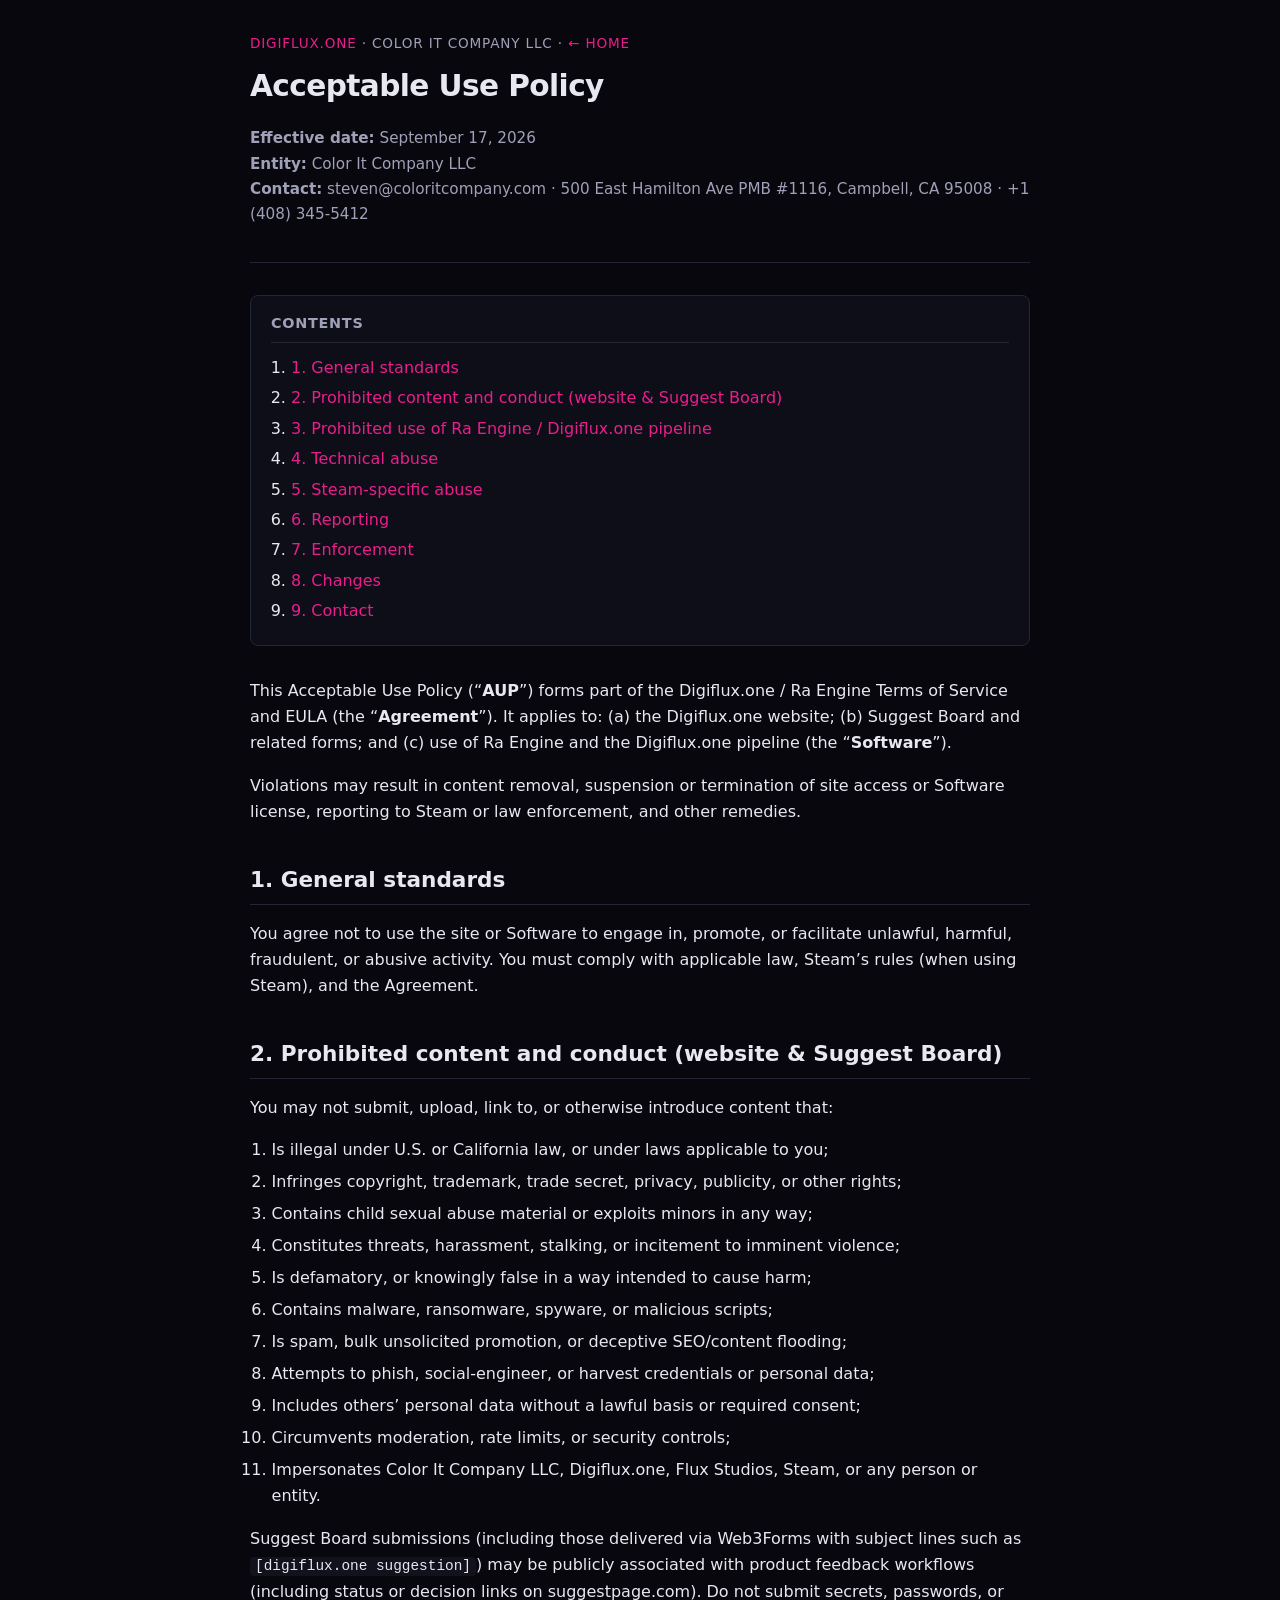
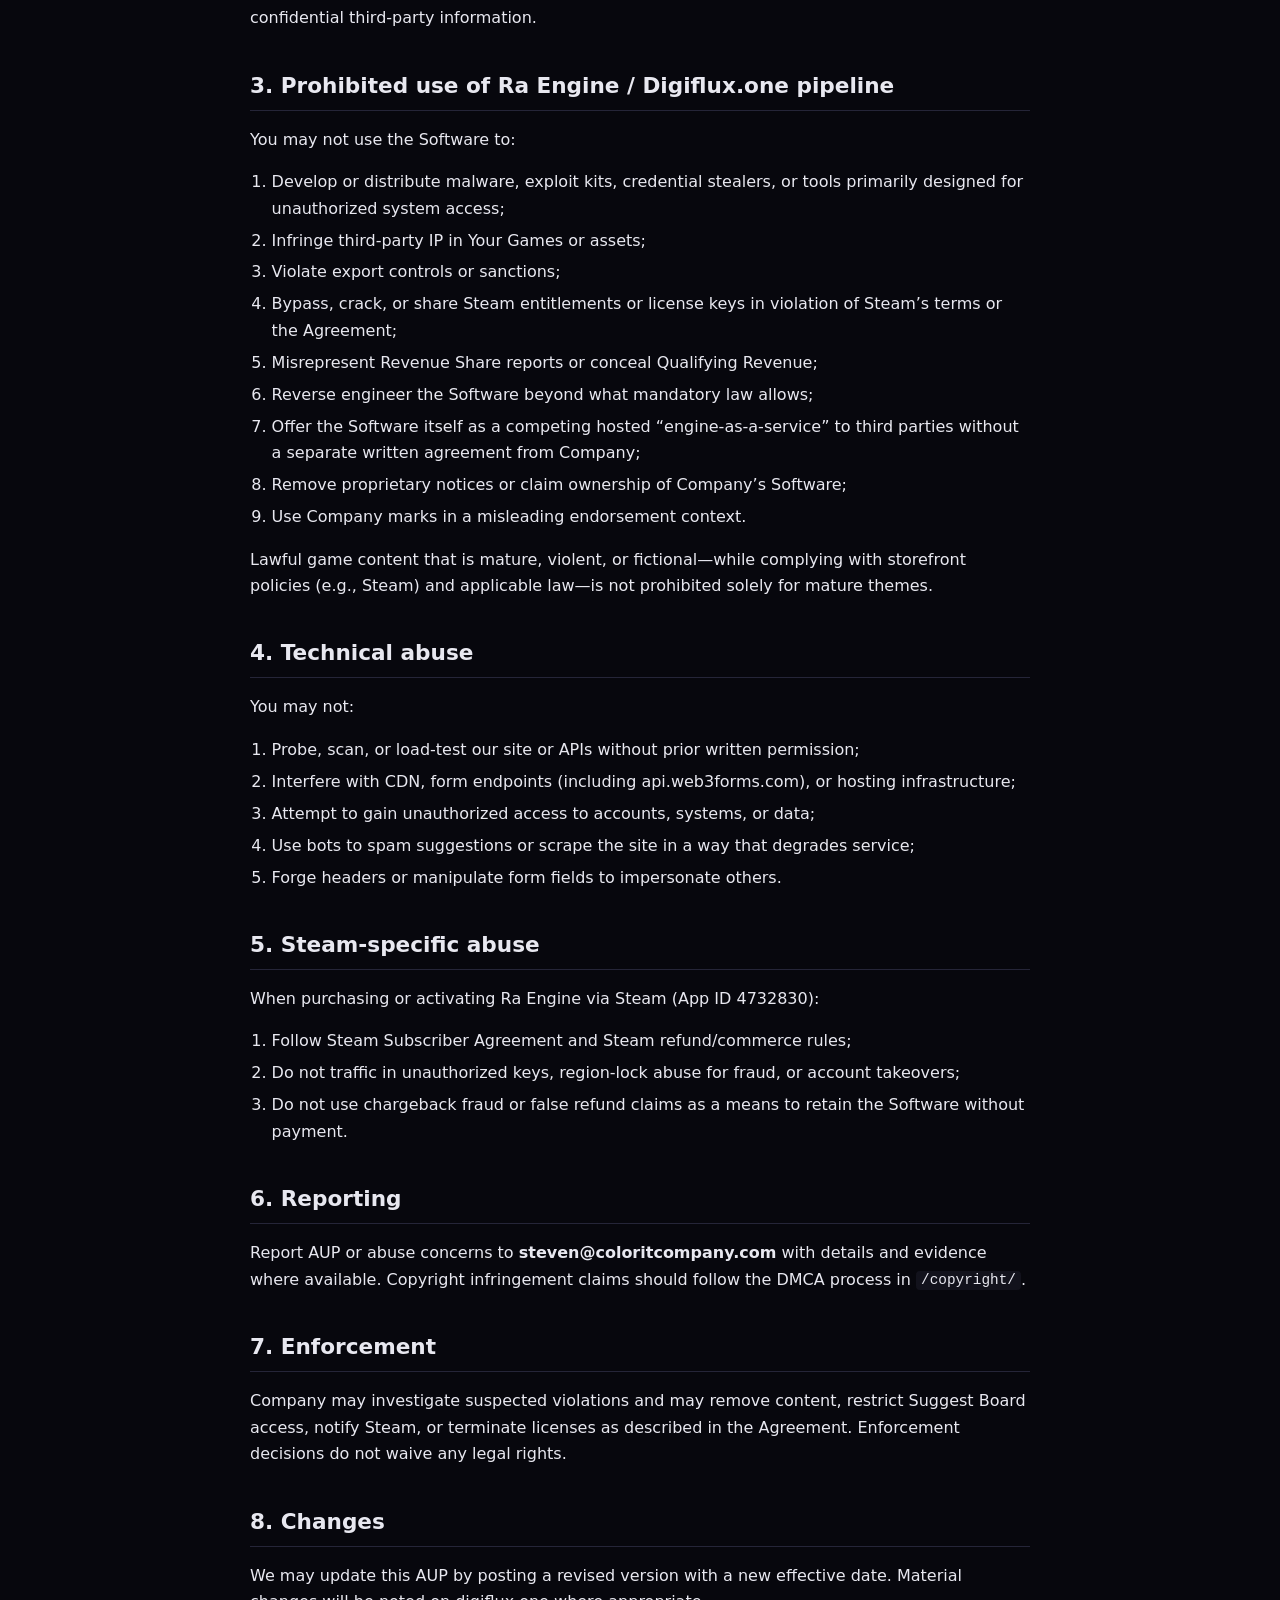
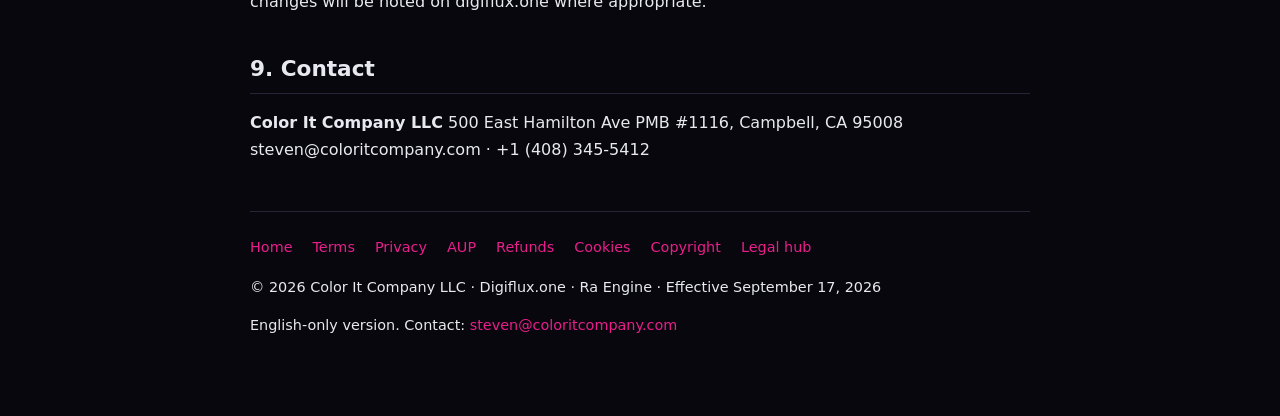
<file: aup/index.html>
<!DOCTYPE html>
<html lang="en">
<head>
  <meta charset="utf-8">
  <meta name="viewport" content="width=device-width, initial-scale=1">
  <title>Acceptable Use Policy — Digiflux.one</title>
  <meta name="description" content="Acceptable Use Policy for Digiflux.one, Suggest Board, and Ra Engine">
  <meta name="robots" content="index,follow">
  <link rel="stylesheet" href="../legal-styles.css">
</head>
<body>
  <div class="wrap">
    <header class="legal-header">
      <div class="brand"><a href="https://digiflux.one/">Digiflux.one</a> · Color It Company LLC · <a href="https://digiflux.one/">← Home</a></div>
      <h1>Acceptable Use Policy</h1>
      <p class="meta"><strong>Effective date:</strong> September 17, 2026  <br>
<strong>Entity:</strong> Color It Company LLC  <br>
<strong>Contact:</strong> steven@coloritcompany.com · 500 East Hamilton Ave PMB #1116, Campbell, CA 95008 · +1 (408) 345-5412</p>
    </header>
    <nav class="toc" aria-label="Contents"><h2>Contents</h2><ol>
<li><a href="#1-general-standards">1. General standards</a></li>
<li><a href="#2-prohibited-content-and-conduct-website-suggest-board">2. Prohibited content and conduct (website &amp; Suggest Board)</a></li>
<li><a href="#3-prohibited-use-of-ra-engine-digifluxone-pipeline">3. Prohibited use of Ra Engine / Digiflux.one pipeline</a></li>
<li><a href="#4-technical-abuse">4. Technical abuse</a></li>
<li><a href="#5-steam-specific-abuse">5. Steam-specific abuse</a></li>
<li><a href="#6-reporting">6. Reporting</a></li>
<li><a href="#7-enforcement">7. Enforcement</a></li>
<li><a href="#8-changes">8. Changes</a></li>
<li><a href="#9-contact">9. Contact</a></li>
</ol></nav>
    <main>
<p>This Acceptable Use Policy (“<strong>AUP</strong>”) forms part of the Digiflux.one / Ra Engine Terms of Service and EULA (the “<strong>Agreement</strong>”). It applies to: (a) the Digiflux.one website; (b) Suggest Board and related forms; and (c) use of Ra Engine and the Digiflux.one pipeline (the “<strong>Software</strong>”).</p>
<p>Violations may result in content removal, suspension or termination of site access or Software license, reporting to Steam or law enforcement, and other remedies.</p>
<h2 id="1-general-standards">1. General standards</h2>
<p>You agree not to use the site or Software to engage in, promote, or facilitate unlawful, harmful, fraudulent, or abusive activity. You must comply with applicable law, Steam’s rules (when using Steam), and the Agreement.</p>
<h2 id="2-prohibited-content-and-conduct-website-suggest-board">2. Prohibited content and conduct (website &amp; Suggest Board)</h2>
<p>You may not submit, upload, link to, or otherwise introduce content that:</p>
<ol>
<li>Is illegal under U.S. or California law, or under laws applicable to you;  </li>
<li>Infringes copyright, trademark, trade secret, privacy, publicity, or other rights;  </li>
<li>Contains child sexual abuse material or exploits minors in any way;  </li>
<li>Constitutes threats, harassment, stalking, or incitement to imminent violence;  </li>
<li>Is defamatory, or knowingly false in a way intended to cause harm;  </li>
<li>Contains malware, ransomware, spyware, or malicious scripts;  </li>
<li>Is spam, bulk unsolicited promotion, or deceptive SEO/content flooding;  </li>
<li>Attempts to phish, social-engineer, or harvest credentials or personal data;  </li>
<li>Includes others’ personal data without a lawful basis or required consent;  </li>
<li>Circumvents moderation, rate limits, or security controls;  </li>
<li>Impersonates Color It Company LLC, Digiflux.one, Flux Studios, Steam, or any person or entity.</li>
</ol>
<p>Suggest Board submissions (including those delivered via Web3Forms with subject lines such as <code>[digiflux.one suggestion]</code>) may be publicly associated with product feedback workflows (including status or decision links on suggestpage.com). Do not submit secrets, passwords, or confidential third-party information.</p>
<h2 id="3-prohibited-use-of-ra-engine-digifluxone-pipeline">3. Prohibited use of Ra Engine / Digiflux.one pipeline</h2>
<p>You may not use the Software to:</p>
<ol>
<li>Develop or distribute malware, exploit kits, credential stealers, or tools primarily designed for unauthorized system access;  </li>
<li>Infringe third-party IP in Your Games or assets;  </li>
<li>Violate export controls or sanctions;  </li>
<li>Bypass, crack, or share Steam entitlements or license keys in violation of Steam’s terms or the Agreement;  </li>
<li>Misrepresent Revenue Share reports or conceal Qualifying Revenue;  </li>
<li>Reverse engineer the Software beyond what mandatory law allows;  </li>
<li>Offer the Software itself as a competing hosted “engine-as-a-service” to third parties without a separate written agreement from Company;  </li>
<li>Remove proprietary notices or claim ownership of Company’s Software;  </li>
<li>Use Company marks in a misleading endorsement context.</li>
</ol>
<p>Lawful game content that is mature, violent, or fictional—while complying with storefront policies (e.g., Steam) and applicable law—is not prohibited solely for mature themes.</p>
<h2 id="4-technical-abuse">4. Technical abuse</h2>
<p>You may not:</p>
<ol>
<li>Probe, scan, or load-test our site or APIs without prior written permission;  </li>
<li>Interfere with CDN, form endpoints (including api.web3forms.com), or hosting infrastructure;  </li>
<li>Attempt to gain unauthorized access to accounts, systems, or data;  </li>
<li>Use bots to spam suggestions or scrape the site in a way that degrades service;  </li>
<li>Forge headers or manipulate form fields to impersonate others.</li>
</ol>
<h2 id="5-steam-specific-abuse">5. Steam-specific abuse</h2>
<p>When purchasing or activating Ra Engine via Steam (App ID 4732830):</p>
<ol>
<li>Follow Steam Subscriber Agreement and Steam refund/commerce rules;  </li>
<li>Do not traffic in unauthorized keys, region-lock abuse for fraud, or account takeovers;  </li>
<li>Do not use chargeback fraud or false refund claims as a means to retain the Software without payment.</li>
</ol>
<h2 id="6-reporting">6. Reporting</h2>
<p>Report AUP or abuse concerns to <strong>steven@coloritcompany.com</strong> with details and evidence where available. Copyright infringement claims should follow the DMCA process in <code>/copyright/</code>.</p>
<h2 id="7-enforcement">7. Enforcement</h2>
<p>Company may investigate suspected violations and may remove content, restrict Suggest Board access, notify Steam, or terminate licenses as described in the Agreement. Enforcement decisions do not waive any legal rights.</p>
<h2 id="8-changes">8. Changes</h2>
<p>We may update this AUP by posting a revised version with a new effective date. Material changes will be noted on digiflux.one where appropriate.</p>
<h2 id="9-contact">9. Contact</h2>
<p><strong>Color It Company LLC</strong>   500 East Hamilton Ave PMB #1116, Campbell, CA 95008   steven@coloritcompany.com · +1 (408) 345-5412</p>
    </main>
    <footer class="legal-footer">
      <nav aria-label="Legal documents">
<a href="https://digiflux.one/">Home</a>
<a href="/terms/">Terms</a>
<a href="/privacy/">Privacy</a>
<a href="/aup/">AUP</a>
<a href="/refunds/">Refunds</a>
<a href="/cookies/">Cookies</a>
<a href="/copyright/">Copyright</a>
<a href="/legal/">Legal hub</a>
      </nav>
      <p>© 2026 Color It Company LLC · Digiflux.one · Ra Engine · Effective September 17, 2026</p>
      <p>English-only version. Contact: <a href="mailto:steven@coloritcompany.com">steven@coloritcompany.com</a></p>
    </footer>
  </div>
</body>
</html>
</file>
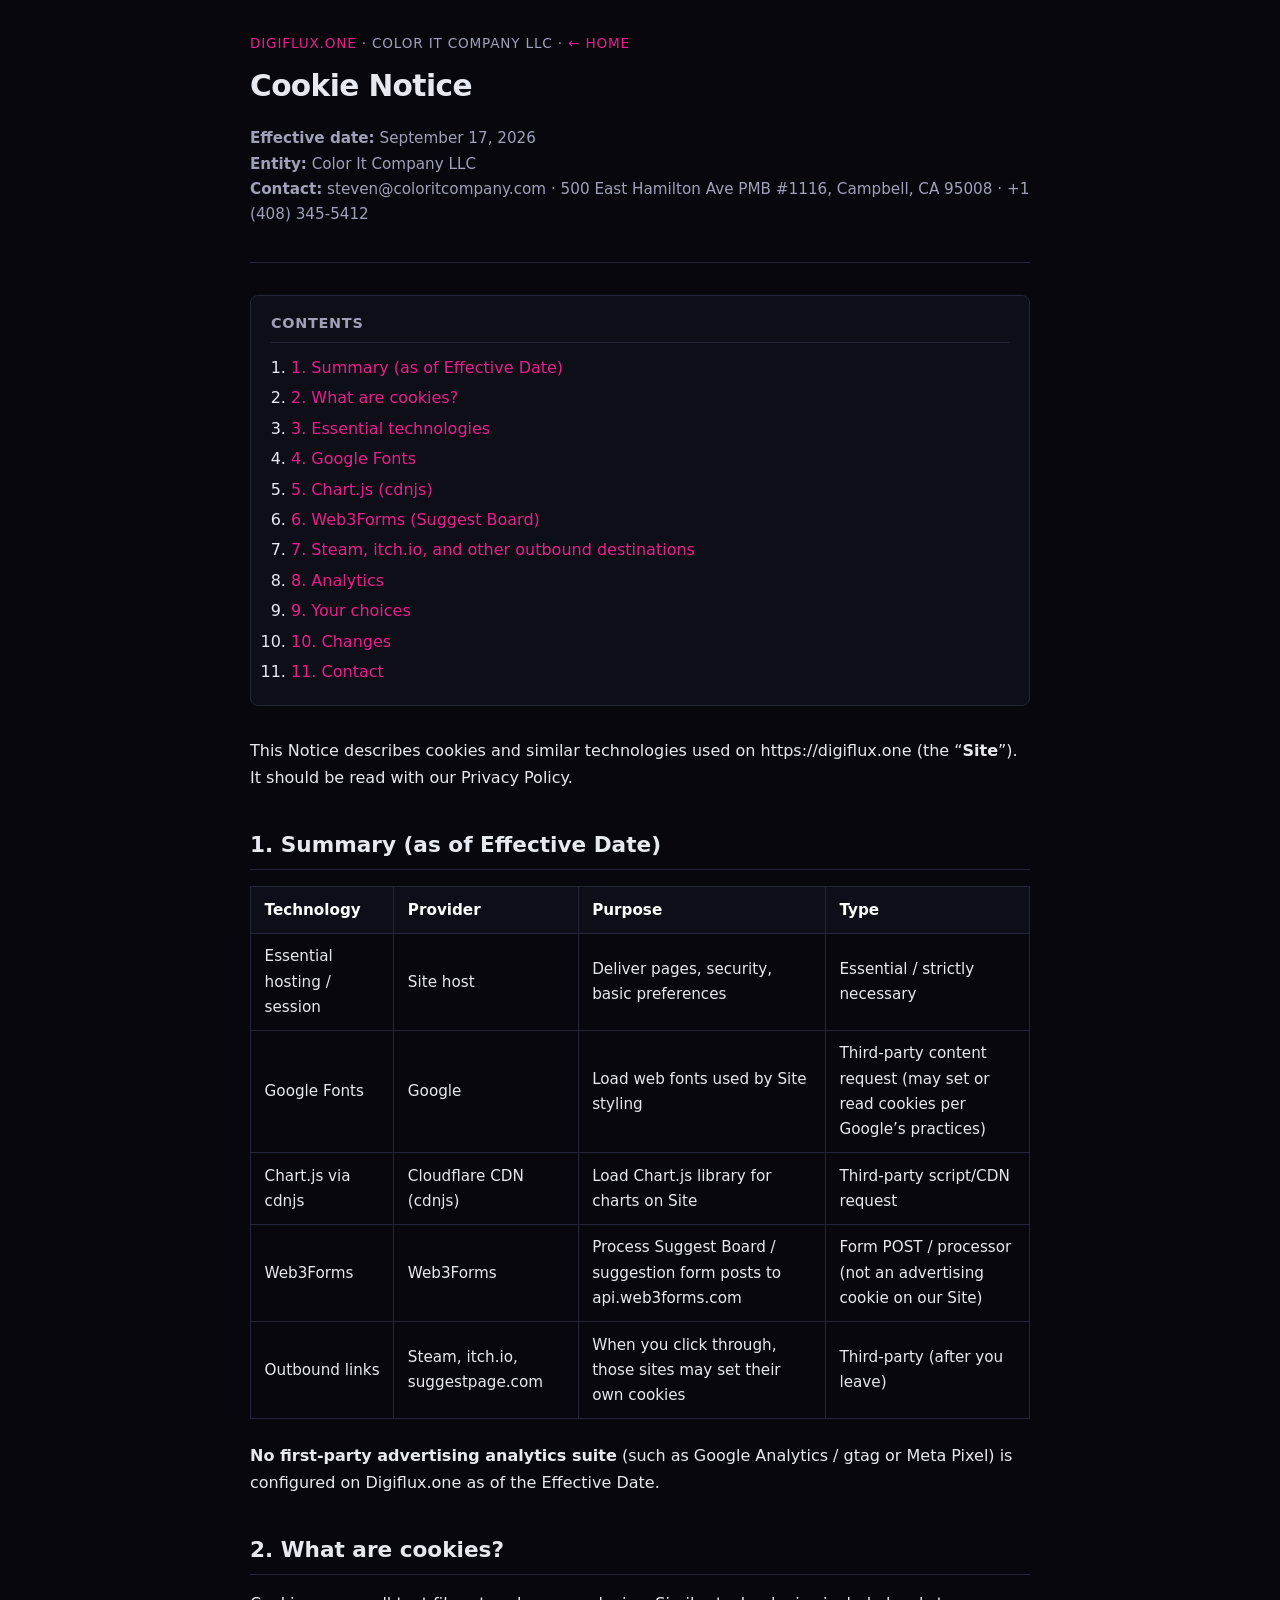
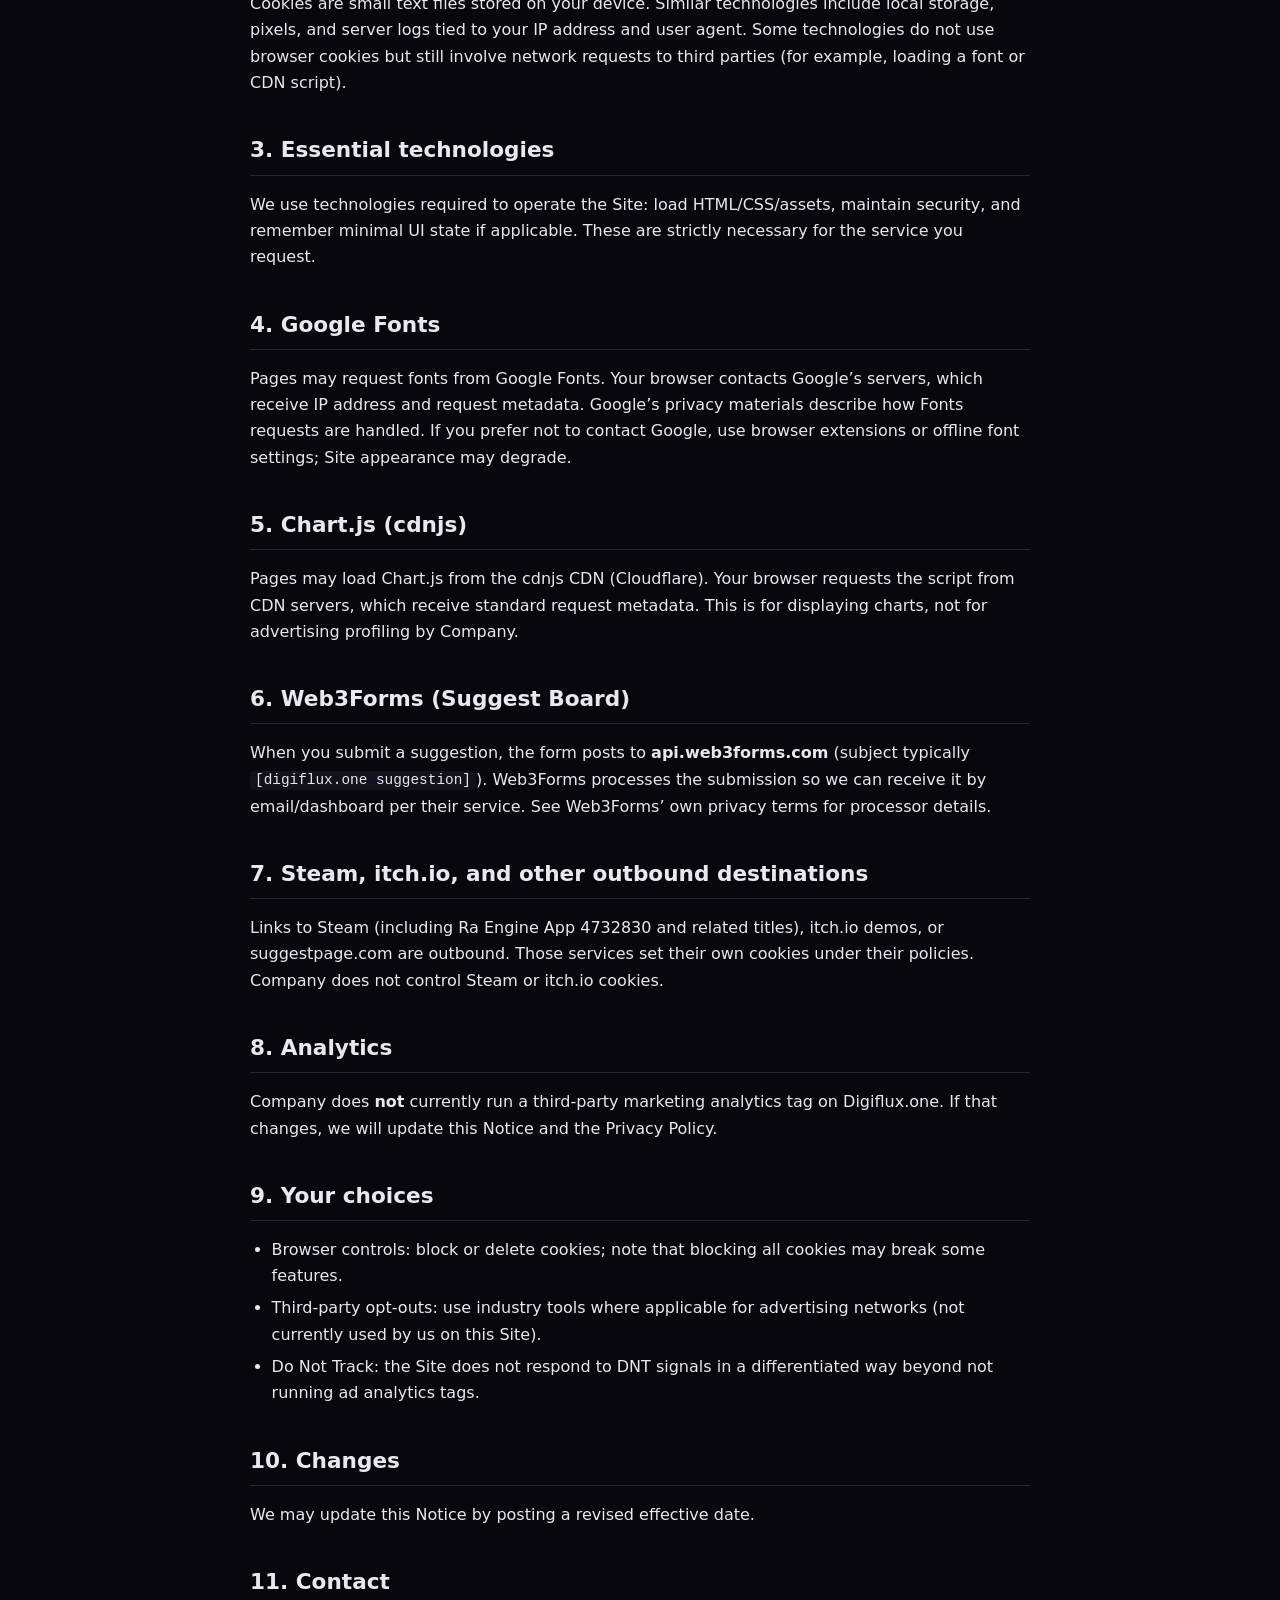
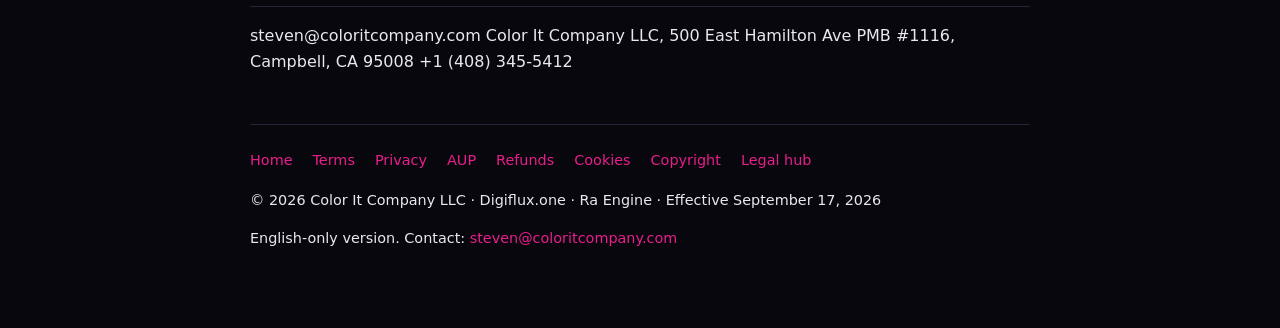
<file: cookies/index.html>
<!DOCTYPE html>
<html lang="en">
<head>
  <meta charset="utf-8">
  <meta name="viewport" content="width=device-width, initial-scale=1">
  <title>Cookie Notice — Digiflux.one</title>
  <meta name="description" content="Cookie and similar technologies notice for Digiflux.one">
  <meta name="robots" content="index,follow">
  <link rel="stylesheet" href="../legal-styles.css">
</head>
<body>
  <div class="wrap">
    <header class="legal-header">
      <div class="brand"><a href="https://digiflux.one/">Digiflux.one</a> · Color It Company LLC · <a href="https://digiflux.one/">← Home</a></div>
      <h1>Cookie Notice</h1>
      <p class="meta"><strong>Effective date:</strong> September 17, 2026  <br>
<strong>Entity:</strong> Color It Company LLC  <br>
<strong>Contact:</strong> steven@coloritcompany.com · 500 East Hamilton Ave PMB #1116, Campbell, CA 95008 · +1 (408) 345-5412</p>
    </header>
    <nav class="toc" aria-label="Contents"><h2>Contents</h2><ol>
<li><a href="#1-summary-as-of-effective-date">1. Summary (as of Effective Date)</a></li>
<li><a href="#2-what-are-cookies">2. What are cookies?</a></li>
<li><a href="#3-essential-technologies">3. Essential technologies</a></li>
<li><a href="#4-google-fonts">4. Google Fonts</a></li>
<li><a href="#5-chartjs-cdnjs">5. Chart.js (cdnjs)</a></li>
<li><a href="#6-web3forms-suggest-board">6. Web3Forms (Suggest Board)</a></li>
<li><a href="#7-steam-itchio-and-other-outbound-destinations">7. Steam, itch.io, and other outbound destinations</a></li>
<li><a href="#8-analytics">8. Analytics</a></li>
<li><a href="#9-your-choices">9. Your choices</a></li>
<li><a href="#10-changes">10. Changes</a></li>
<li><a href="#11-contact">11. Contact</a></li>
</ol></nav>
    <main>
<p>This Notice describes cookies and similar technologies used on https://digiflux.one (the “<strong>Site</strong>”). It should be read with our Privacy Policy.</p>
<h2 id="1-summary-as-of-effective-date">1. Summary (as of Effective Date)</h2>
<table>
<tr><th>Technology</th><th>Provider</th><th>Purpose</th><th>Type</th></tr>
<tr><td>Essential hosting / session</td><td>Site host</td><td>Deliver pages, security, basic preferences</td><td>Essential / strictly necessary</td></tr>
<tr><td>Google Fonts</td><td>Google</td><td>Load web fonts used by Site styling</td><td>Third-party content request (may set or read cookies per Google’s practices)</td></tr>
<tr><td>Chart.js via cdnjs</td><td>Cloudflare CDN (cdnjs)</td><td>Load Chart.js library for charts on Site</td><td>Third-party script/CDN request</td></tr>
<tr><td>Web3Forms</td><td>Web3Forms</td><td>Process Suggest Board / suggestion form posts to api.web3forms.com</td><td>Form POST / processor (not an advertising cookie on our Site)</td></tr>
<tr><td>Outbound links</td><td>Steam, itch.io, suggestpage.com</td><td>When you click through, those sites may set their own cookies</td><td>Third-party (after you leave)</td></tr>
</table>
<p><strong>No first-party advertising analytics suite</strong> (such as Google Analytics / gtag or Meta Pixel) is configured on Digiflux.one as of the Effective Date.</p>
<h2 id="2-what-are-cookies">2. What are cookies?</h2>
<p>Cookies are small text files stored on your device. Similar technologies include local storage, pixels, and server logs tied to your IP address and user agent. Some technologies do not use browser cookies but still involve network requests to third parties (for example, loading a font or CDN script).</p>
<h2 id="3-essential-technologies">3. Essential technologies</h2>
<p>We use technologies required to operate the Site: load HTML/CSS/assets, maintain security, and remember minimal UI state if applicable. These are strictly necessary for the service you request.</p>
<h2 id="4-google-fonts">4. Google Fonts</h2>
<p>Pages may request fonts from Google Fonts. Your browser contacts Google’s servers, which receive IP address and request metadata. Google’s privacy materials describe how Fonts requests are handled. If you prefer not to contact Google, use browser extensions or offline font settings; Site appearance may degrade.</p>
<h2 id="5-chartjs-cdnjs">5. Chart.js (cdnjs)</h2>
<p>Pages may load Chart.js from the cdnjs CDN (Cloudflare). Your browser requests the script from CDN servers, which receive standard request metadata. This is for displaying charts, not for advertising profiling by Company.</p>
<h2 id="6-web3forms-suggest-board">6. Web3Forms (Suggest Board)</h2>
<p>When you submit a suggestion, the form posts to <strong>api.web3forms.com</strong> (subject typically <code>[digiflux.one suggestion]</code>). Web3Forms processes the submission so we can receive it by email/dashboard per their service. See Web3Forms’ own privacy terms for processor details.</p>
<h2 id="7-steam-itchio-and-other-outbound-destinations">7. Steam, itch.io, and other outbound destinations</h2>
<p>Links to Steam (including Ra Engine App 4732830 and related titles), itch.io demos, or suggestpage.com are outbound. Those services set their own cookies under their policies. Company does not control Steam or itch.io cookies.</p>
<h2 id="8-analytics">8. Analytics</h2>
<p>Company does <strong>not</strong> currently run a third-party marketing analytics tag on Digiflux.one. If that changes, we will update this Notice and the Privacy Policy.</p>
<h2 id="9-your-choices">9. Your choices</h2>
<ul>
<li>Browser controls: block or delete cookies; note that blocking all cookies may break some features.  </li>
<li>Third-party opt-outs: use industry tools where applicable for advertising networks (not currently used by us on this Site).  </li>
<li>Do Not Track: the Site does not respond to DNT signals in a differentiated way beyond not running ad analytics tags.</li>
</ul>
<h2 id="10-changes">10. Changes</h2>
<p>We may update this Notice by posting a revised effective date.</p>
<h2 id="11-contact">11. Contact</h2>
<p>steven@coloritcompany.com   Color It Company LLC, 500 East Hamilton Ave PMB #1116, Campbell, CA 95008   +1 (408) 345-5412</p>
    </main>
    <footer class="legal-footer">
      <nav aria-label="Legal documents">
<a href="https://digiflux.one/">Home</a>
<a href="/terms/">Terms</a>
<a href="/privacy/">Privacy</a>
<a href="/aup/">AUP</a>
<a href="/refunds/">Refunds</a>
<a href="/cookies/">Cookies</a>
<a href="/copyright/">Copyright</a>
<a href="/legal/">Legal hub</a>
      </nav>
      <p>© 2026 Color It Company LLC · Digiflux.one · Ra Engine · Effective September 17, 2026</p>
      <p>English-only version. Contact: <a href="mailto:steven@coloritcompany.com">steven@coloritcompany.com</a></p>
    </footer>
  </div>
</body>
</html>
</file>
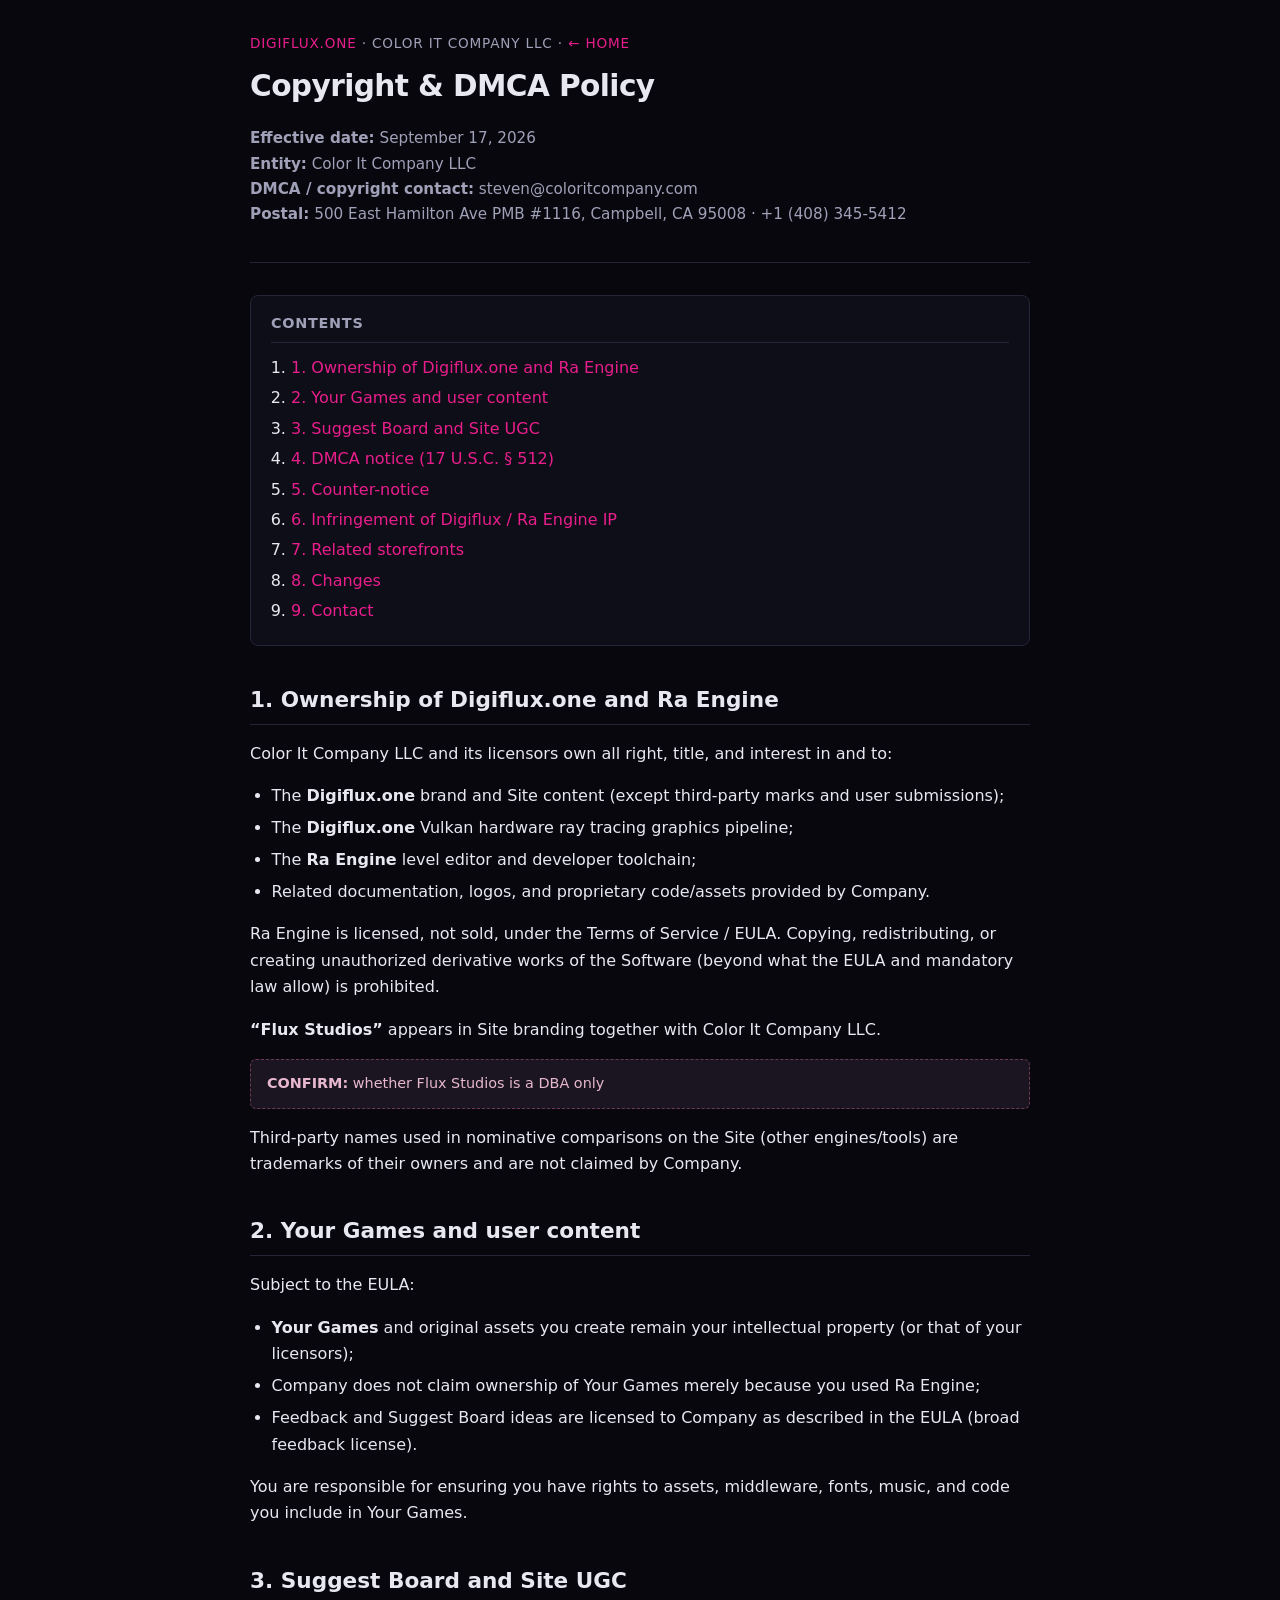
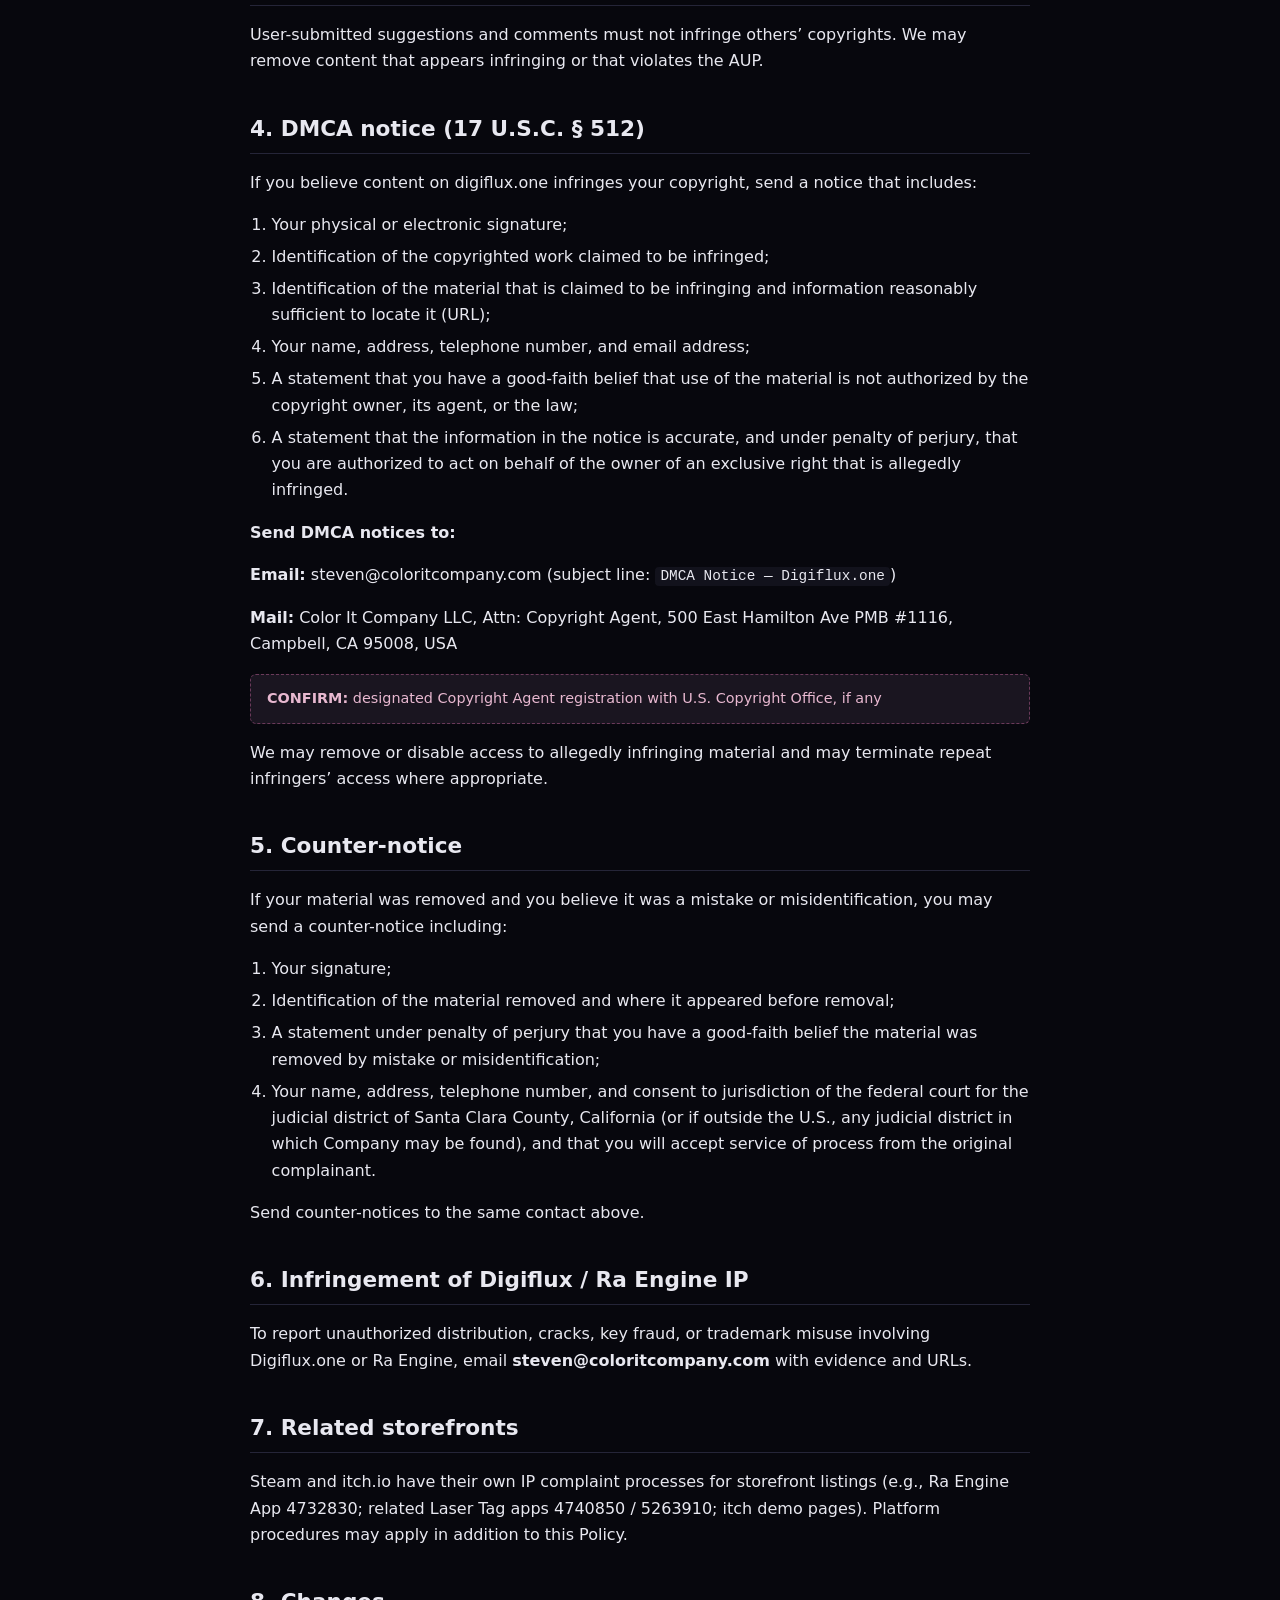
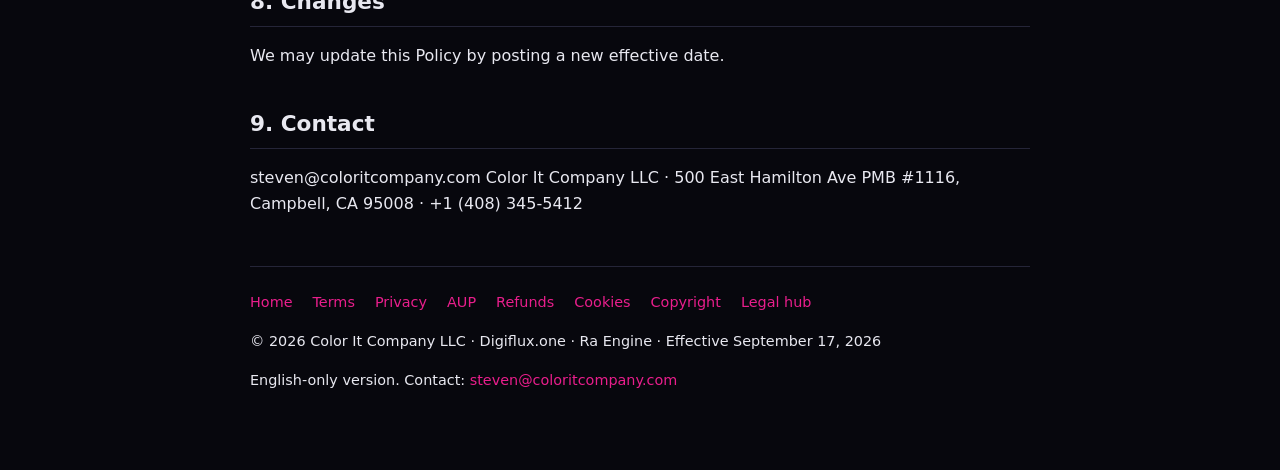
<file: copyright/index.html>
<!DOCTYPE html>
<html lang="en">
<head>
  <meta charset="utf-8">
  <meta name="viewport" content="width=device-width, initial-scale=1">
  <title>Copyright &amp; DMCA Policy — Digiflux.one</title>
  <meta name="description" content="Copyright ownership and DMCA policy for Digiflux.one / Ra Engine">
  <meta name="robots" content="index,follow">
  <link rel="stylesheet" href="../legal-styles.css">
</head>
<body>
  <div class="wrap">
    <header class="legal-header">
      <div class="brand"><a href="https://digiflux.one/">Digiflux.one</a> · Color It Company LLC · <a href="https://digiflux.one/">← Home</a></div>
      <h1>Copyright &amp; DMCA Policy</h1>
      <p class="meta"><strong>Effective date:</strong> September 17, 2026  <br>
<strong>Entity:</strong> Color It Company LLC  <br>
<strong>DMCA / copyright contact:</strong> steven@coloritcompany.com  <br>
<strong>Postal:</strong> 500 East Hamilton Ave PMB #1116, Campbell, CA 95008 · +1 (408) 345-5412</p>
    </header>
    <nav class="toc" aria-label="Contents"><h2>Contents</h2><ol>
<li><a href="#1-ownership-of-digifluxone-and-ra-engine">1. Ownership of Digiflux.one and Ra Engine</a></li>
<li><a href="#2-your-games-and-user-content">2. Your Games and user content</a></li>
<li><a href="#3-suggest-board-and-site-ugc">3. Suggest Board and Site UGC</a></li>
<li><a href="#4-dmca-notice-17-usc-512">4. DMCA notice (17 U.S.C. § 512)</a></li>
<li><a href="#5-counter-notice">5. Counter-notice</a></li>
<li><a href="#6-infringement-of-digiflux-ra-engine-ip">6. Infringement of Digiflux / Ra Engine IP</a></li>
<li><a href="#7-related-storefronts">7. Related storefronts</a></li>
<li><a href="#8-changes">8. Changes</a></li>
<li><a href="#9-contact">9. Contact</a></li>
</ol></nav>
    <main>
<h2 id="1-ownership-of-digifluxone-and-ra-engine">1. Ownership of Digiflux.one and Ra Engine</h2>
<p>Color It Company LLC and its licensors own all right, title, and interest in and to:</p>
<ul>
<li>The <strong>Digiflux.one</strong> brand and Site content (except third-party marks and user submissions);  </li>
<li>The <strong>Digiflux.one</strong> Vulkan hardware ray tracing graphics pipeline;  </li>
<li>The <strong>Ra Engine</strong> level editor and developer toolchain;  </li>
<li>Related documentation, logos, and proprietary code/assets provided by Company.</li>
</ul>
<p>Ra Engine is licensed, not sold, under the Terms of Service / EULA. Copying, redistributing, or creating unauthorized derivative works of the Software (beyond what the EULA and mandatory law allow) is prohibited.</p>
<p><strong>“Flux Studios”</strong> appears in Site branding together with Color It Company LLC.  </p>
<div class="confirm"><strong>CONFIRM:</strong> whether Flux Studios is a DBA only</div>
<p>Third-party names used in nominative comparisons on the Site (other engines/tools) are trademarks of their owners and are not claimed by Company.</p>
<h2 id="2-your-games-and-user-content">2. Your Games and user content</h2>
<p>Subject to the EULA:</p>
<ul>
<li><strong>Your Games</strong> and original assets you create remain your intellectual property (or that of your licensors);  </li>
<li>Company does not claim ownership of Your Games merely because you used Ra Engine;  </li>
<li>Feedback and Suggest Board ideas are licensed to Company as described in the EULA (broad feedback license).</li>
</ul>
<p>You are responsible for ensuring you have rights to assets, middleware, fonts, music, and code you include in Your Games.</p>
<h2 id="3-suggest-board-and-site-ugc">3. Suggest Board and Site UGC</h2>
<p>User-submitted suggestions and comments must not infringe others’ copyrights. We may remove content that appears infringing or that violates the AUP.</p>
<h2 id="4-dmca-notice-17-usc-512">4. DMCA notice (17 U.S.C. § 512)</h2>
<p>If you believe content on digiflux.one infringes your copyright, send a notice that includes:</p>
<ol>
<li>Your physical or electronic signature;  </li>
<li>Identification of the copyrighted work claimed to be infringed;  </li>
<li>Identification of the material that is claimed to be infringing and information reasonably sufficient to locate it (URL);  </li>
<li>Your name, address, telephone number, and email address;  </li>
<li>A statement that you have a good-faith belief that use of the material is not authorized by the copyright owner, its agent, or the law;  </li>
<li>A statement that the information in the notice is accurate, and under penalty of perjury, that you are authorized to act on behalf of the owner of an exclusive right that is allegedly infringed.</li>
</ol>
<p><strong>Send DMCA notices to:</strong></p>
<p><strong>Email:</strong> steven@coloritcompany.com (subject line: <code>DMCA Notice — Digiflux.one</code>)  </p>
<p><strong>Mail:</strong> Color It Company LLC, Attn: Copyright Agent, 500 East Hamilton Ave PMB #1116, Campbell, CA 95008, USA</p>
<div class="confirm"><strong>CONFIRM:</strong> designated Copyright Agent registration with U.S. Copyright Office, if any</div>
<p>We may remove or disable access to allegedly infringing material and may terminate repeat infringers’ access where appropriate.</p>
<h2 id="5-counter-notice">5. Counter-notice</h2>
<p>If your material was removed and you believe it was a mistake or misidentification, you may send a counter-notice including:</p>
<ol>
<li>Your signature;  </li>
<li>Identification of the material removed and where it appeared before removal;  </li>
<li>A statement under penalty of perjury that you have a good-faith belief the material was removed by mistake or misidentification;  </li>
<li>Your name, address, telephone number, and consent to jurisdiction of the federal court for the judicial district of Santa Clara County, California (or if outside the U.S., any judicial district in which Company may be found), and that you will accept service of process from the original complainant.</li>
</ol>
<p>Send counter-notices to the same contact above.</p>
<h2 id="6-infringement-of-digiflux-ra-engine-ip">6. Infringement of Digiflux / Ra Engine IP</h2>
<p>To report unauthorized distribution, cracks, key fraud, or trademark misuse involving Digiflux.one or Ra Engine, email <strong>steven@coloritcompany.com</strong> with evidence and URLs.</p>
<h2 id="7-related-storefronts">7. Related storefronts</h2>
<p>Steam and itch.io have their own IP complaint processes for storefront listings (e.g., Ra Engine App 4732830; related Laser Tag apps 4740850 / 5263910; itch demo pages). Platform procedures may apply in addition to this Policy.</p>
<h2 id="8-changes">8. Changes</h2>
<p>We may update this Policy by posting a new effective date.</p>
<h2 id="9-contact">9. Contact</h2>
<p>steven@coloritcompany.com   Color It Company LLC · 500 East Hamilton Ave PMB #1116, Campbell, CA 95008 · +1 (408) 345-5412</p>
    </main>
    <footer class="legal-footer">
      <nav aria-label="Legal documents">
<a href="https://digiflux.one/">Home</a>
<a href="/terms/">Terms</a>
<a href="/privacy/">Privacy</a>
<a href="/aup/">AUP</a>
<a href="/refunds/">Refunds</a>
<a href="/cookies/">Cookies</a>
<a href="/copyright/">Copyright</a>
<a href="/legal/">Legal hub</a>
      </nav>
      <p>© 2026 Color It Company LLC · Digiflux.one · Ra Engine · Effective September 17, 2026</p>
      <p>English-only version. Contact: <a href="mailto:steven@coloritcompany.com">steven@coloritcompany.com</a></p>
    </footer>
  </div>
</body>
</html>
</file>
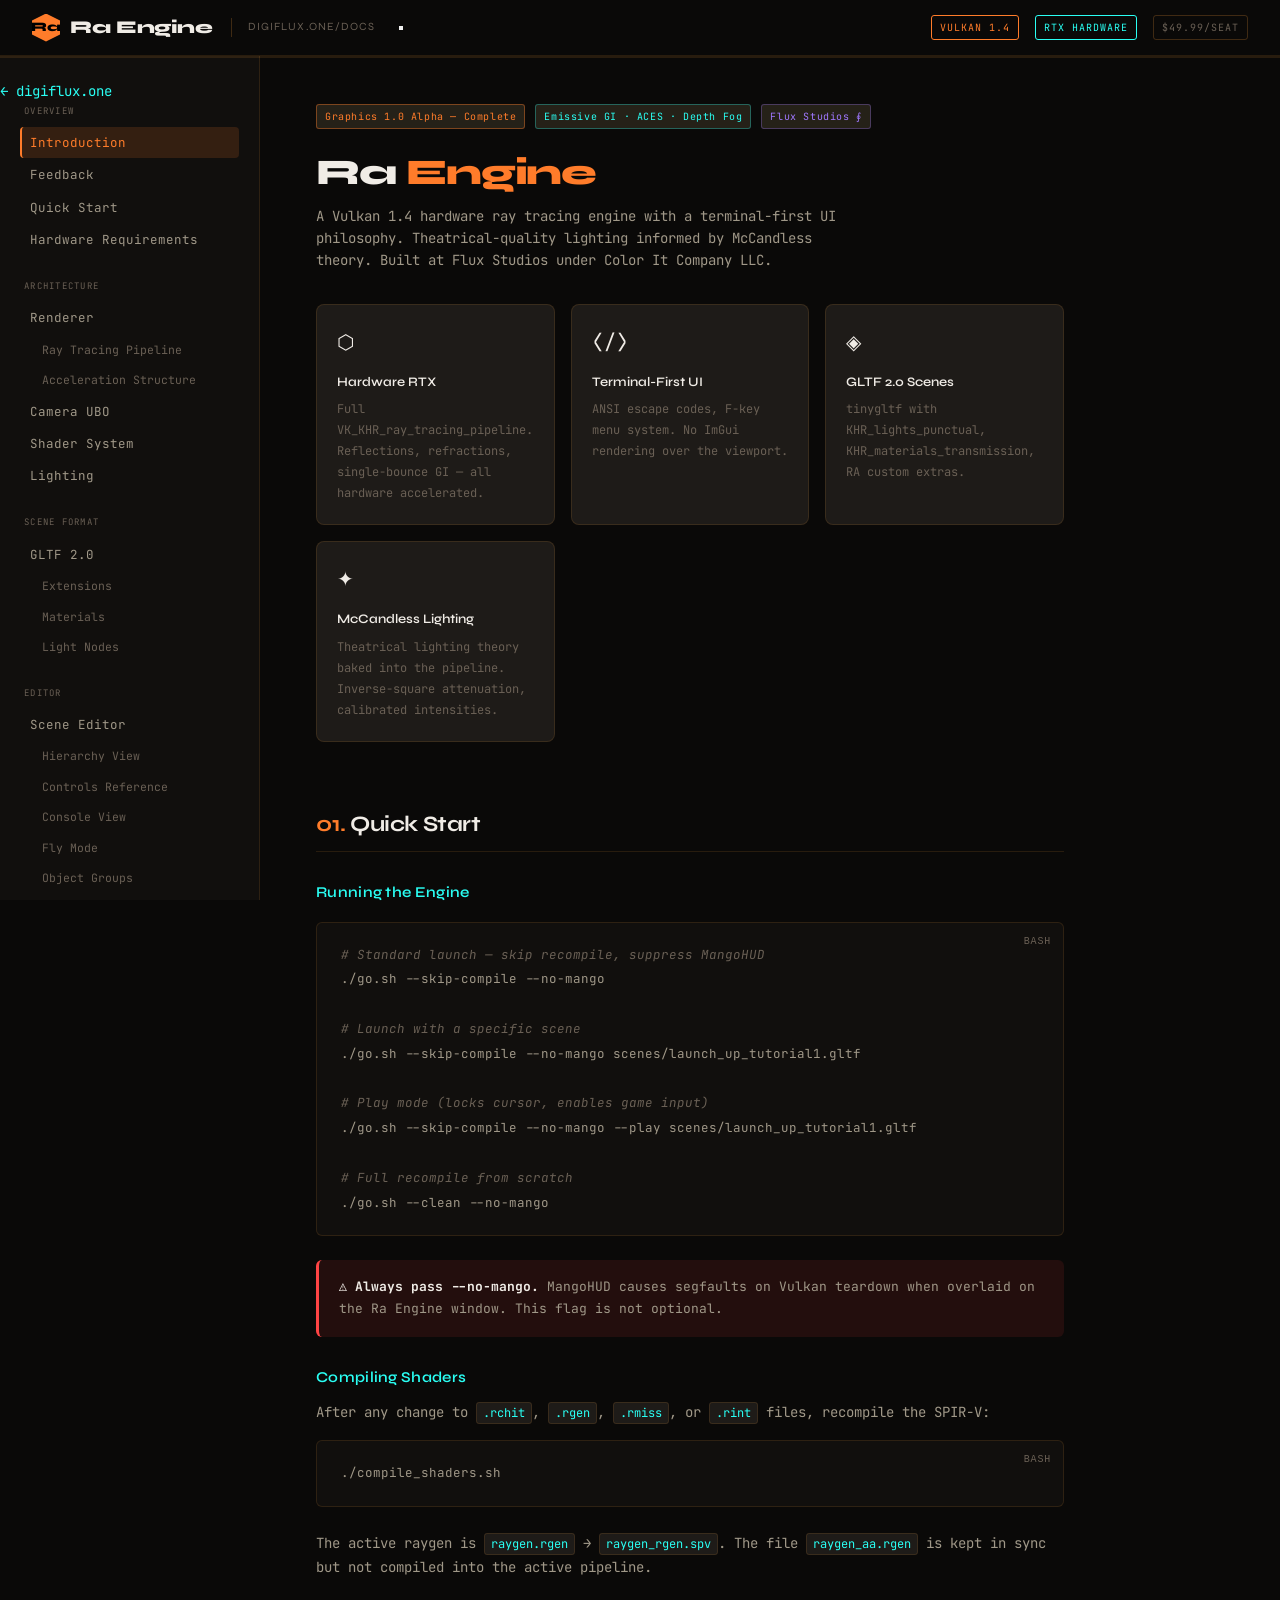
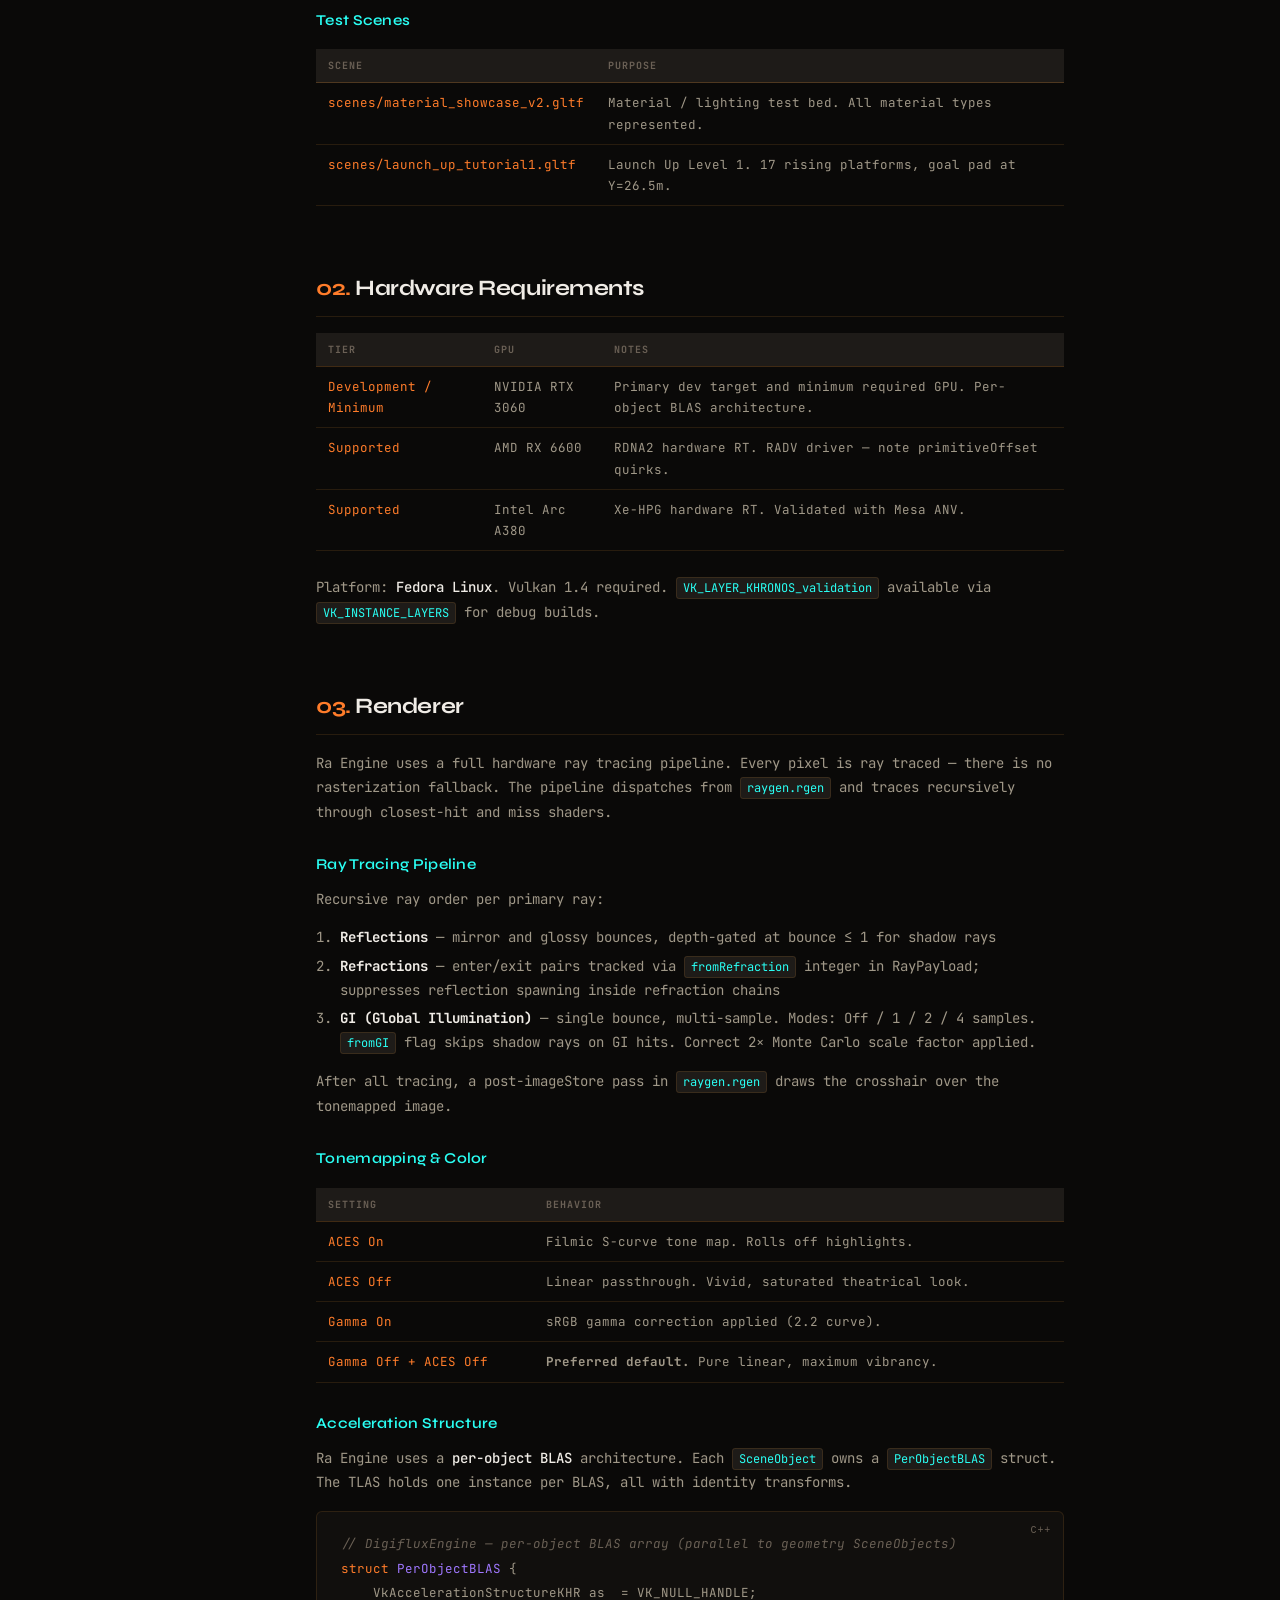
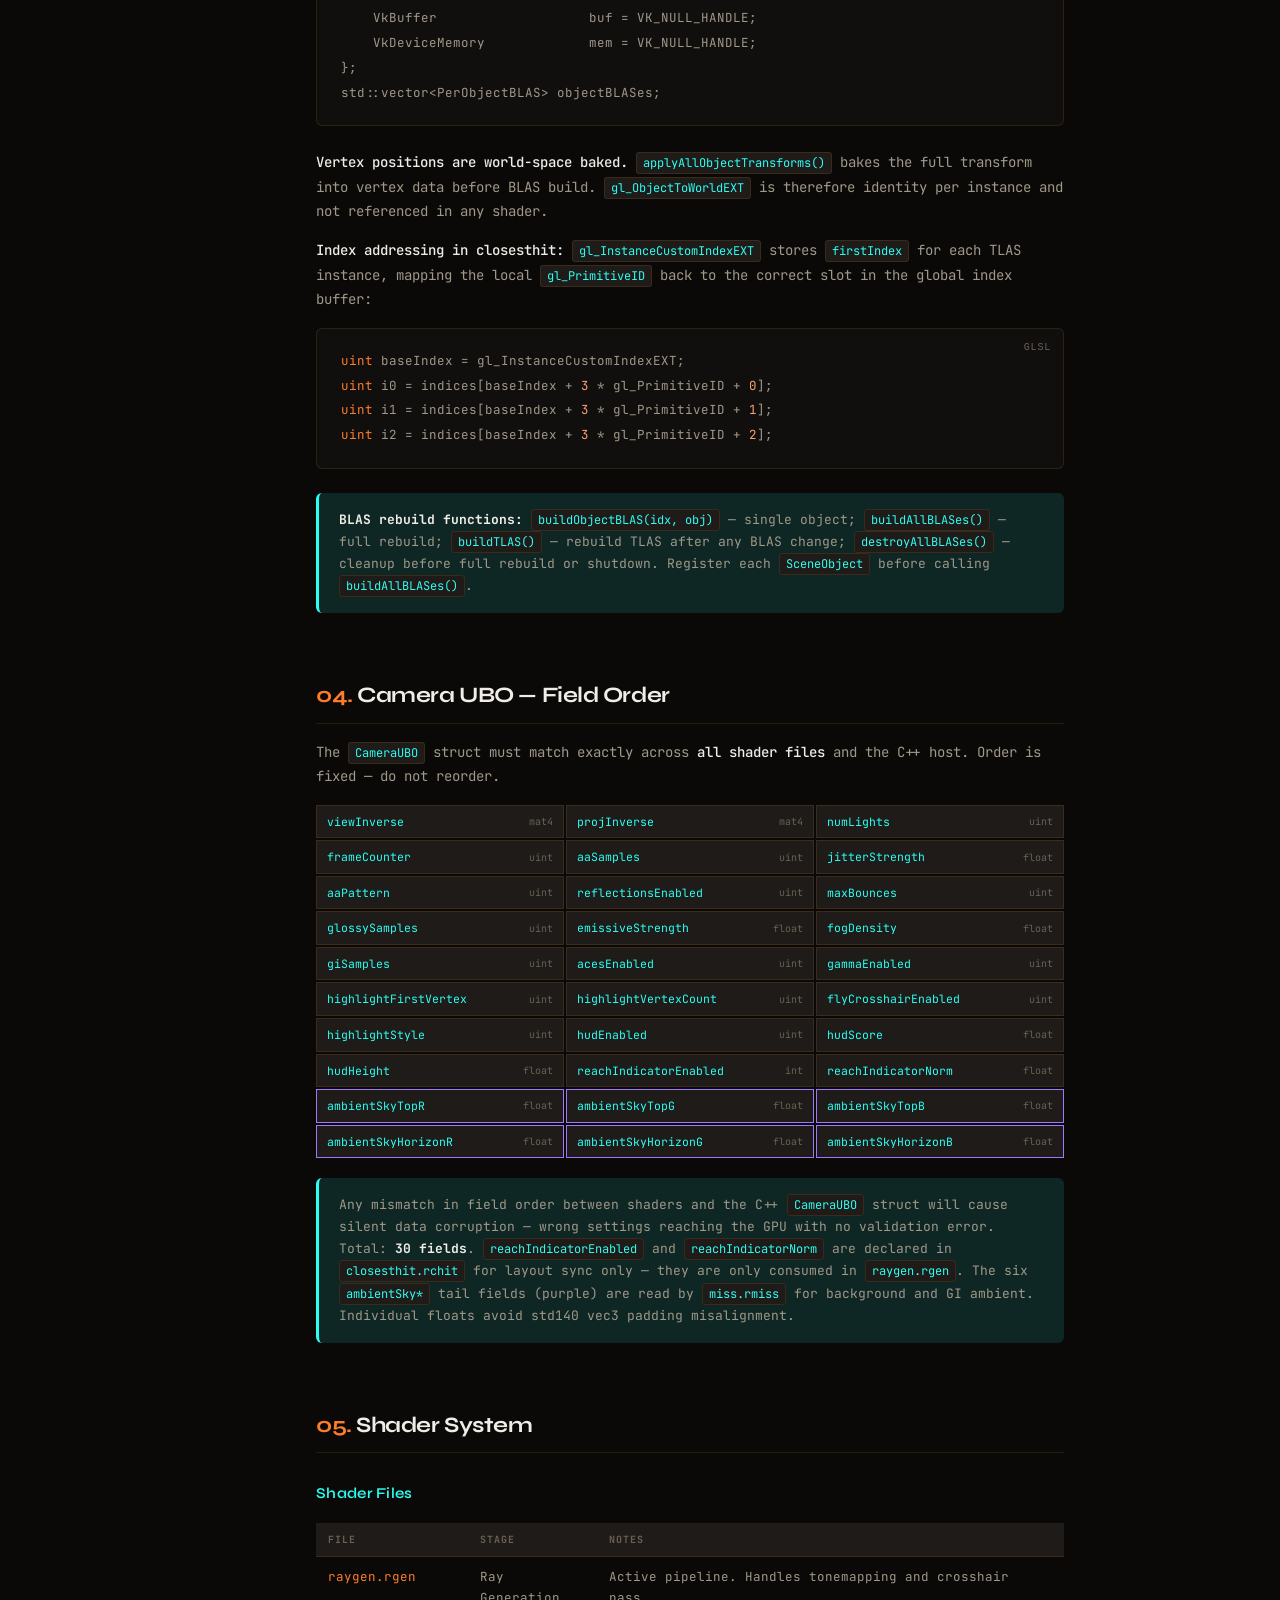
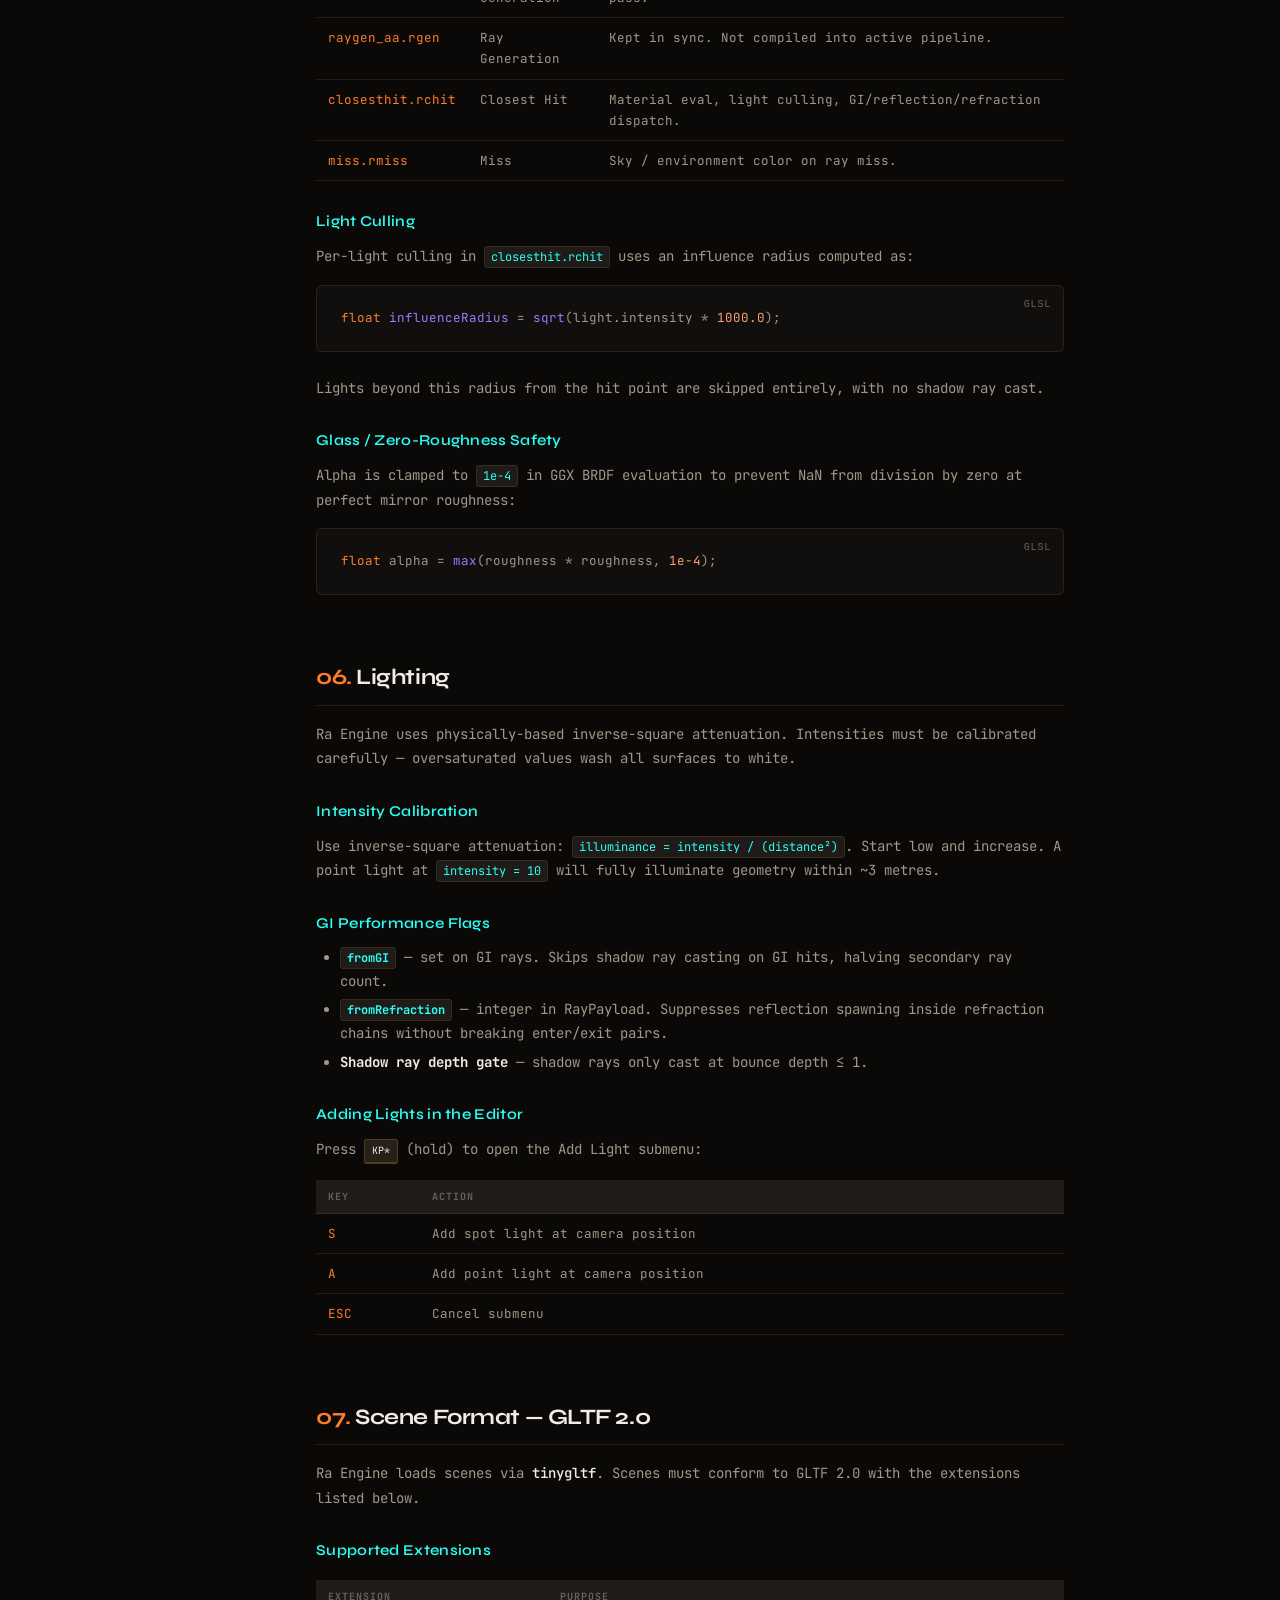
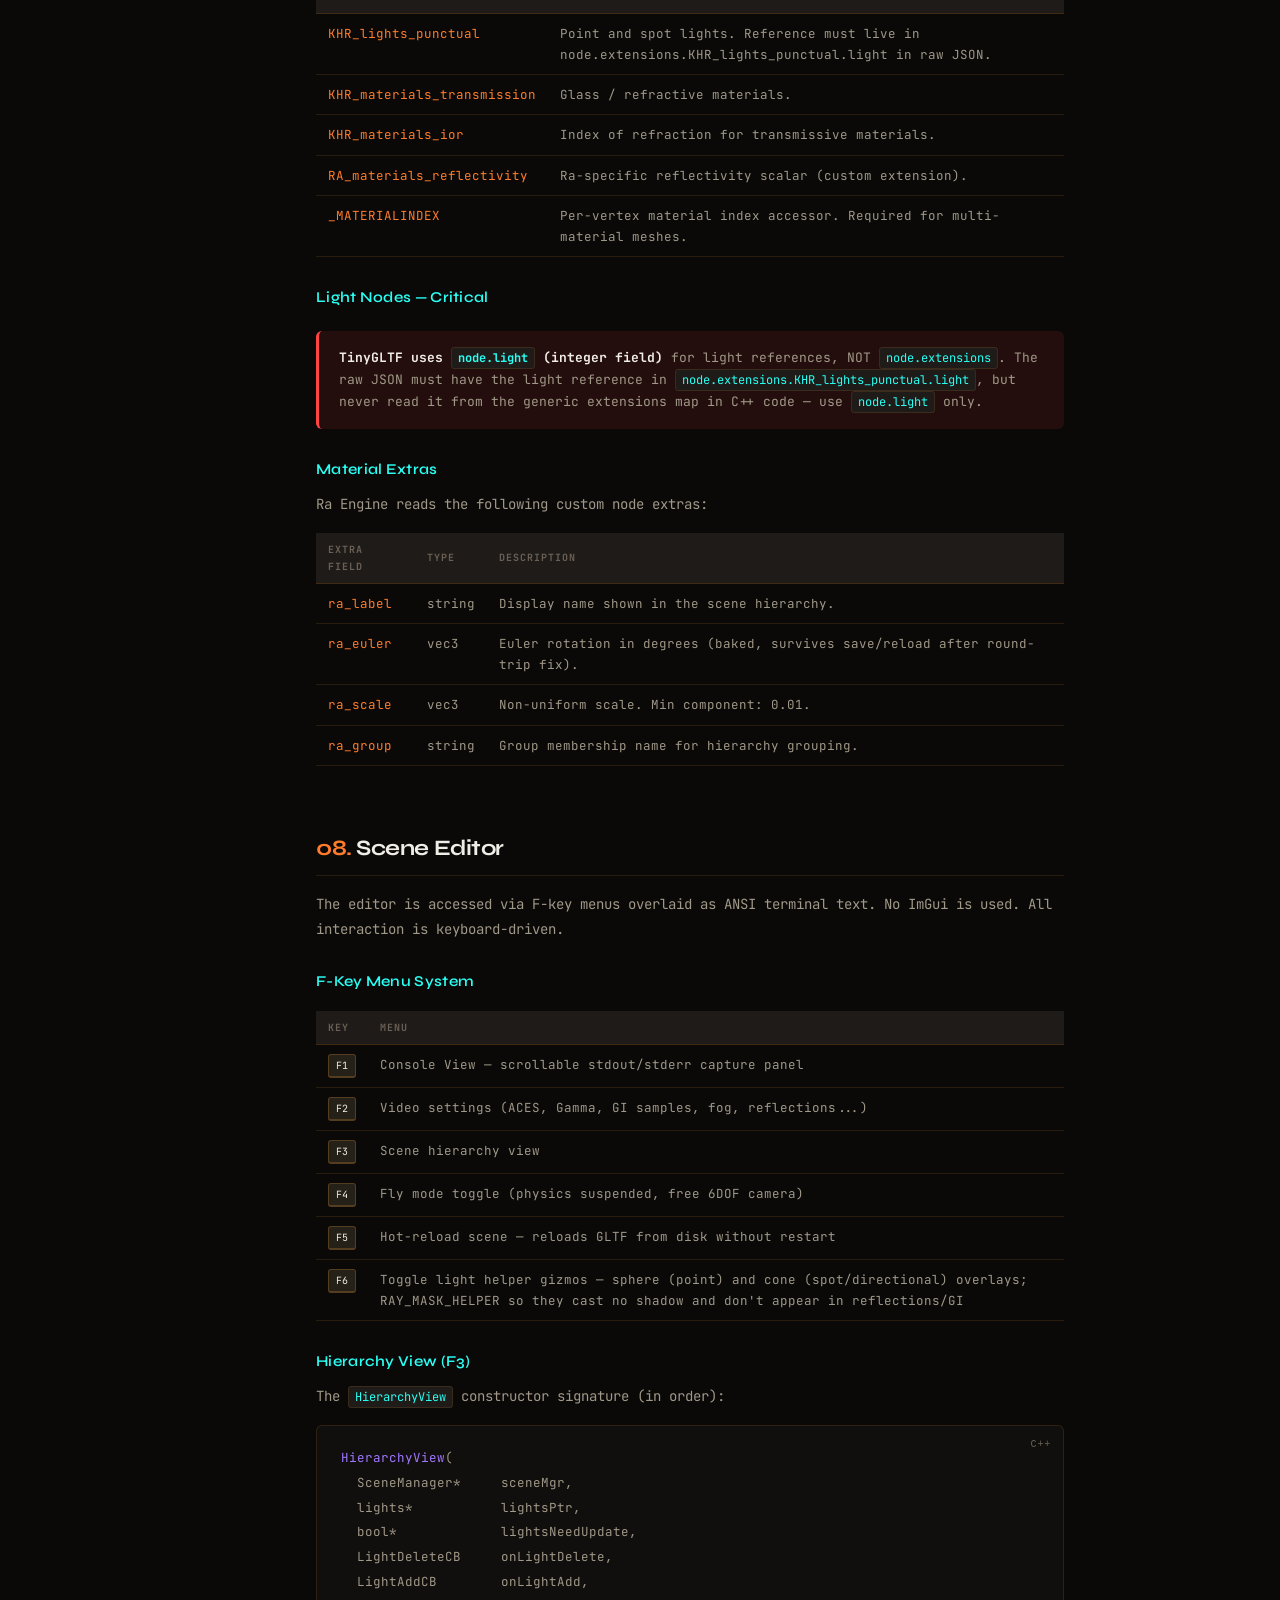
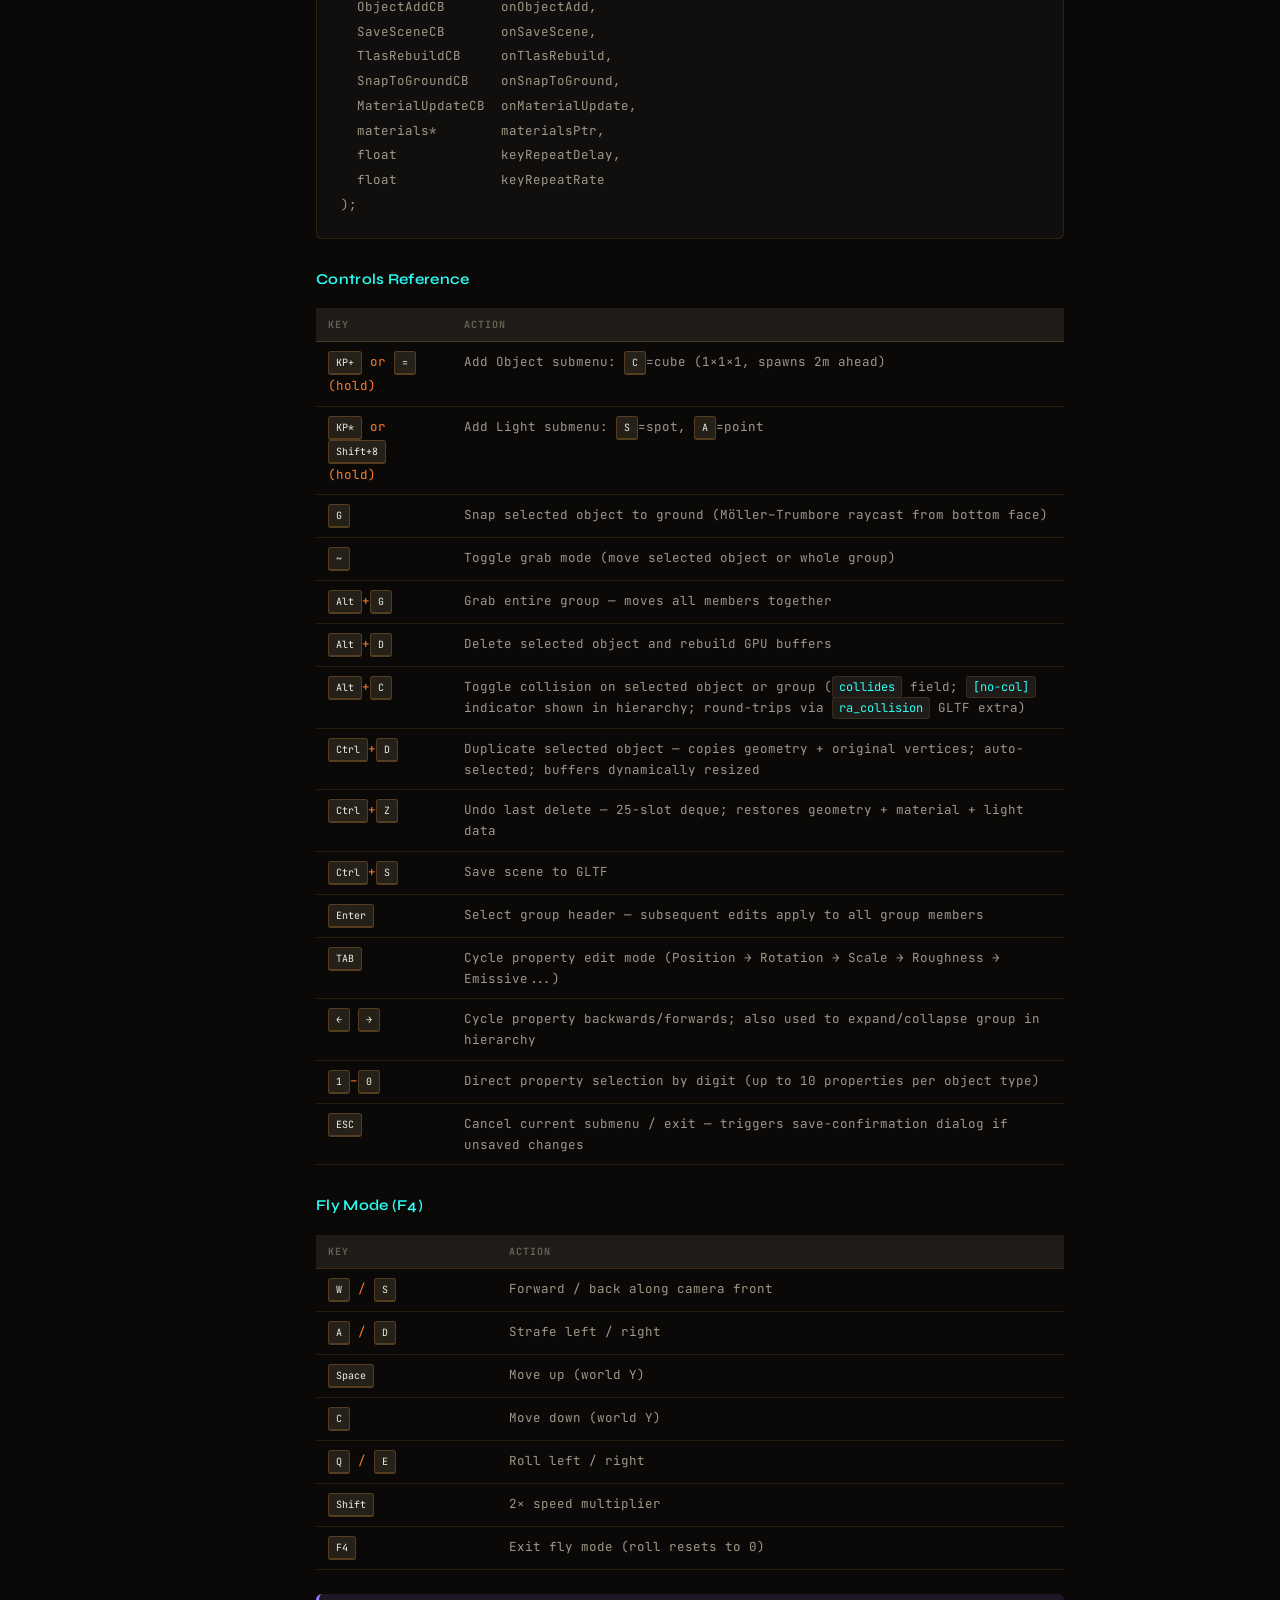
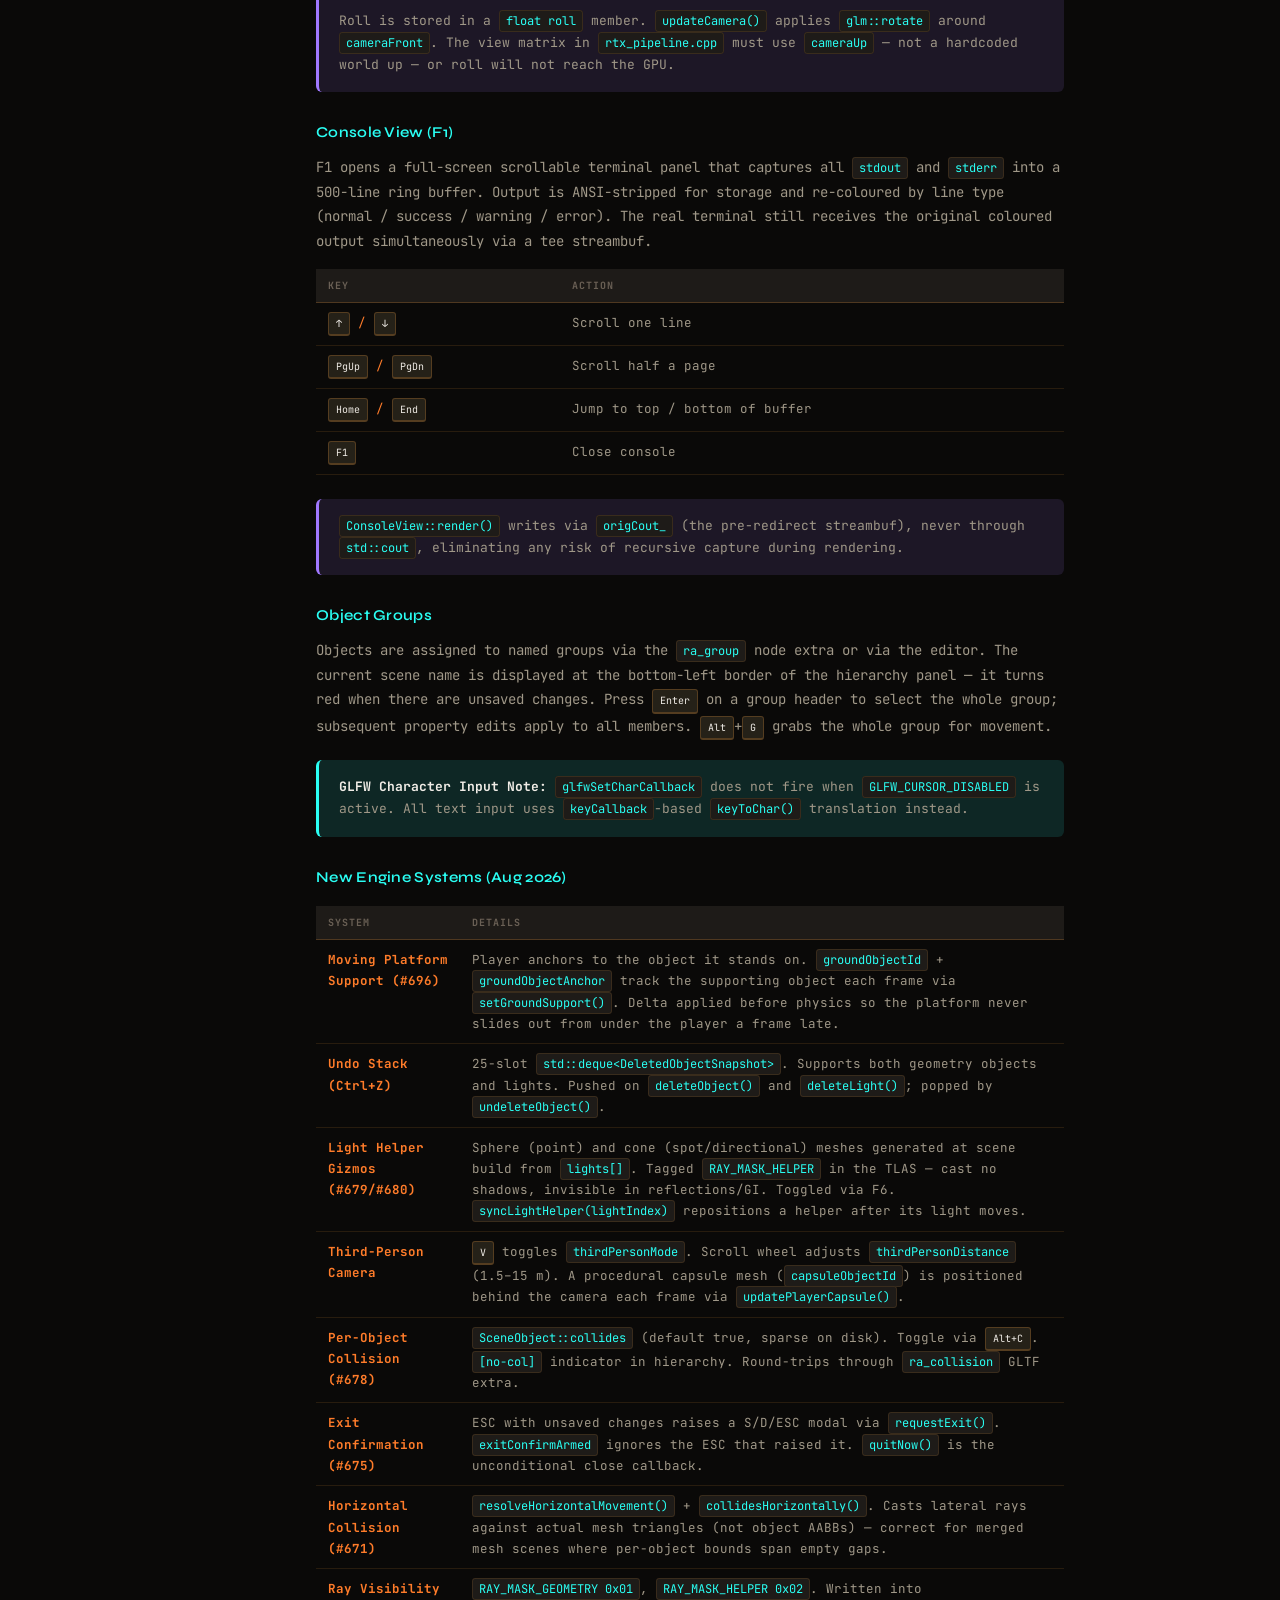
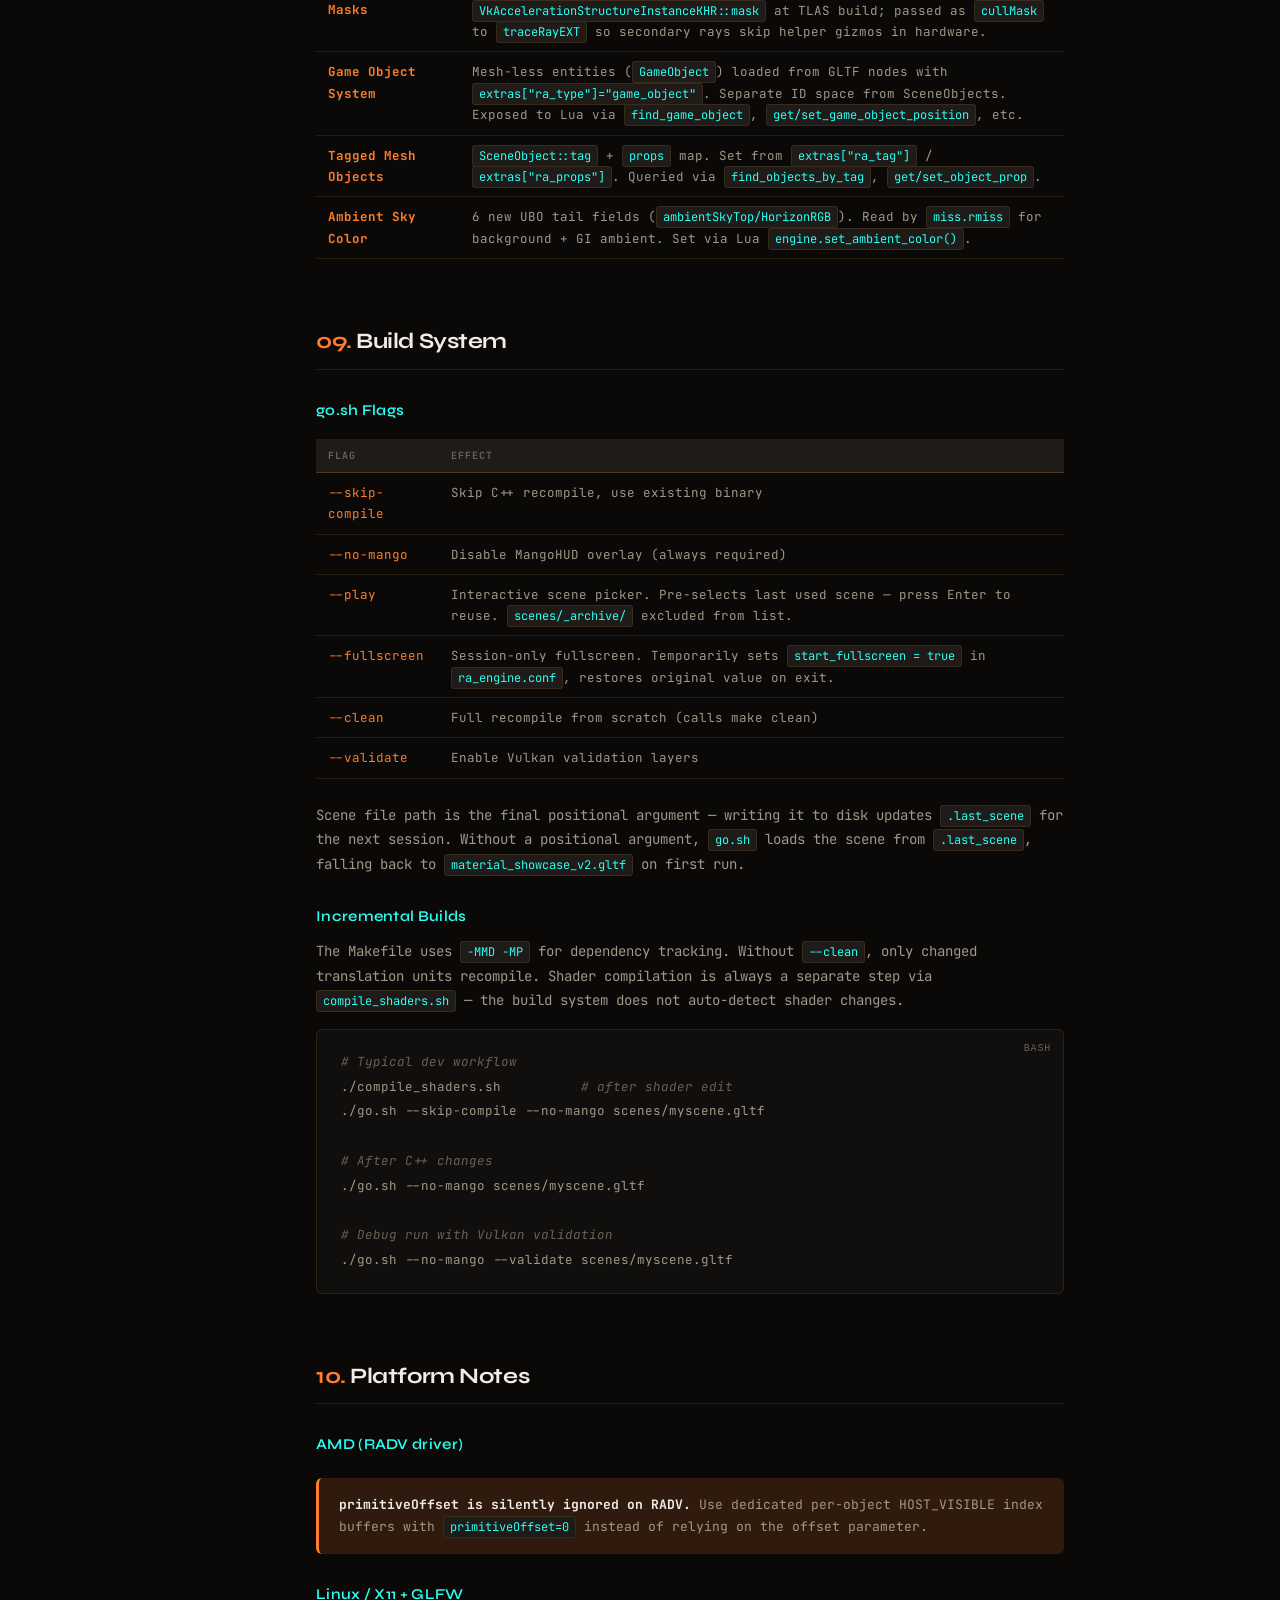
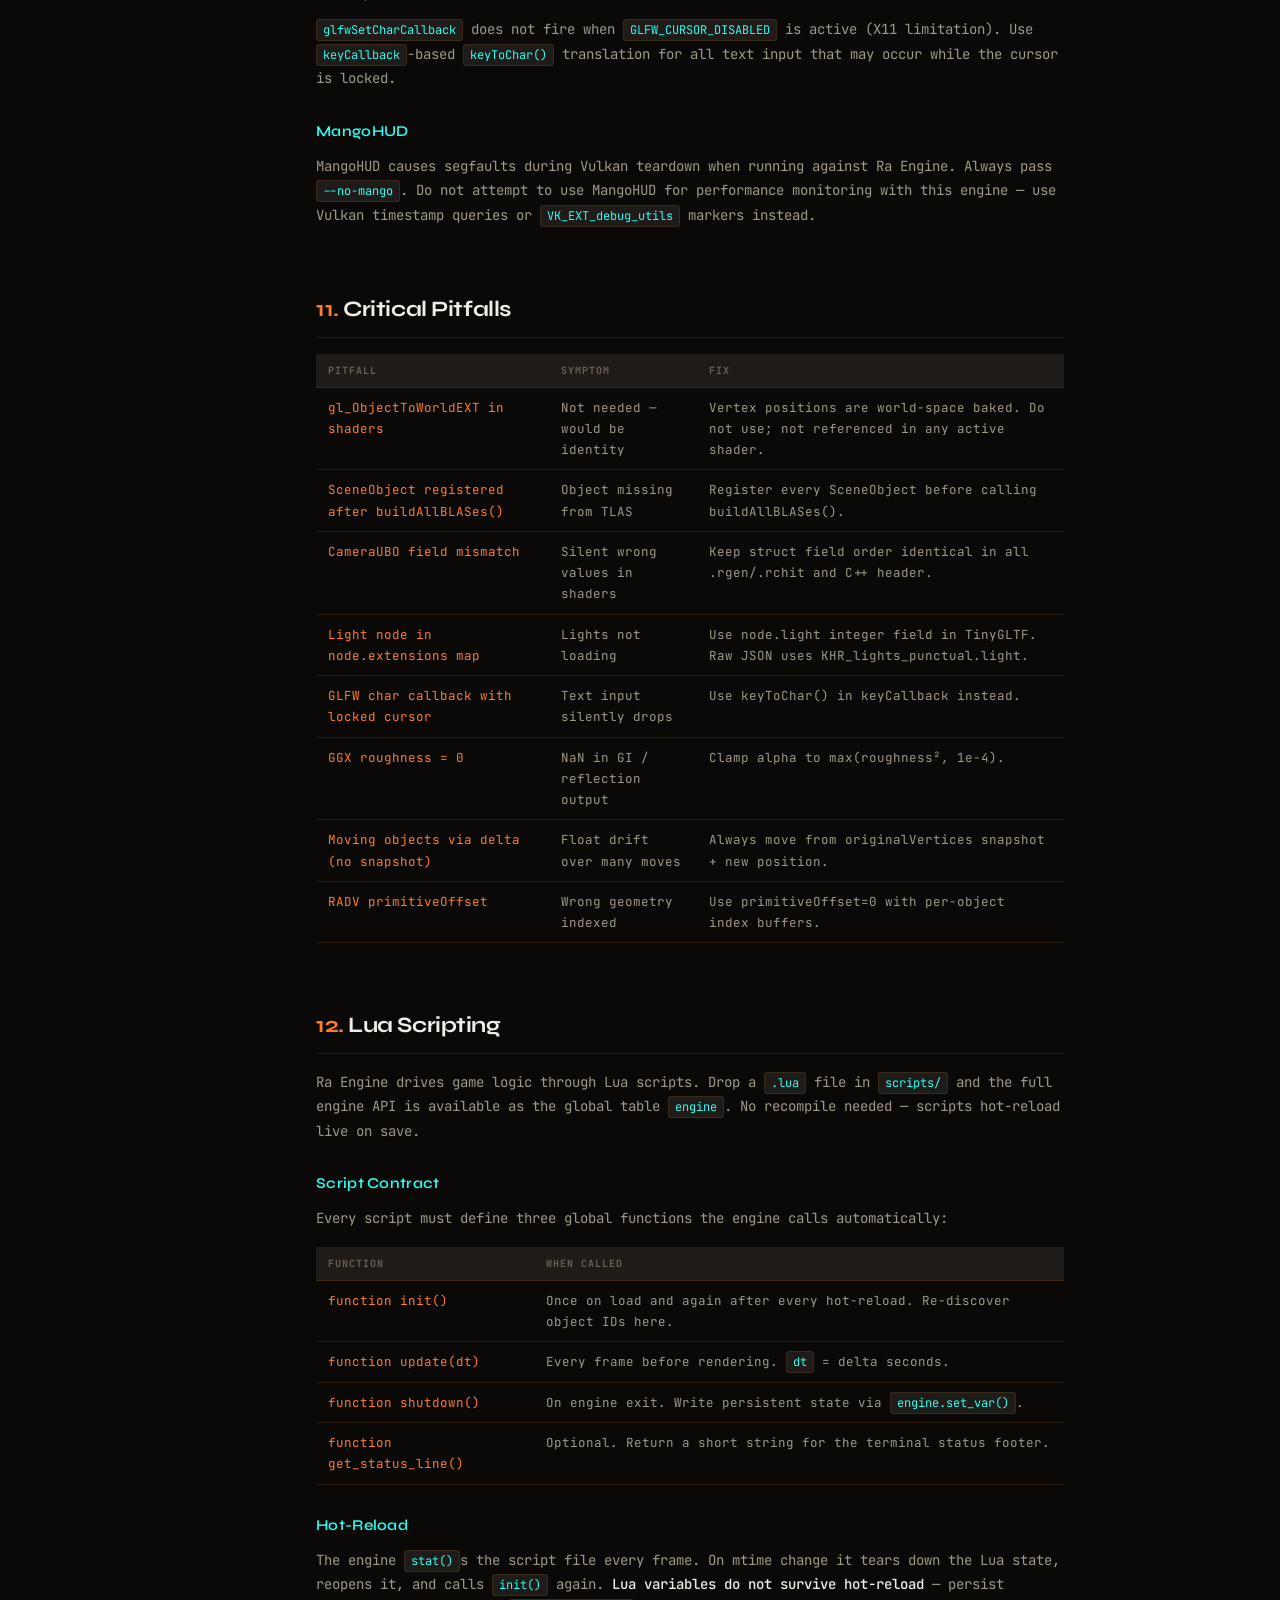
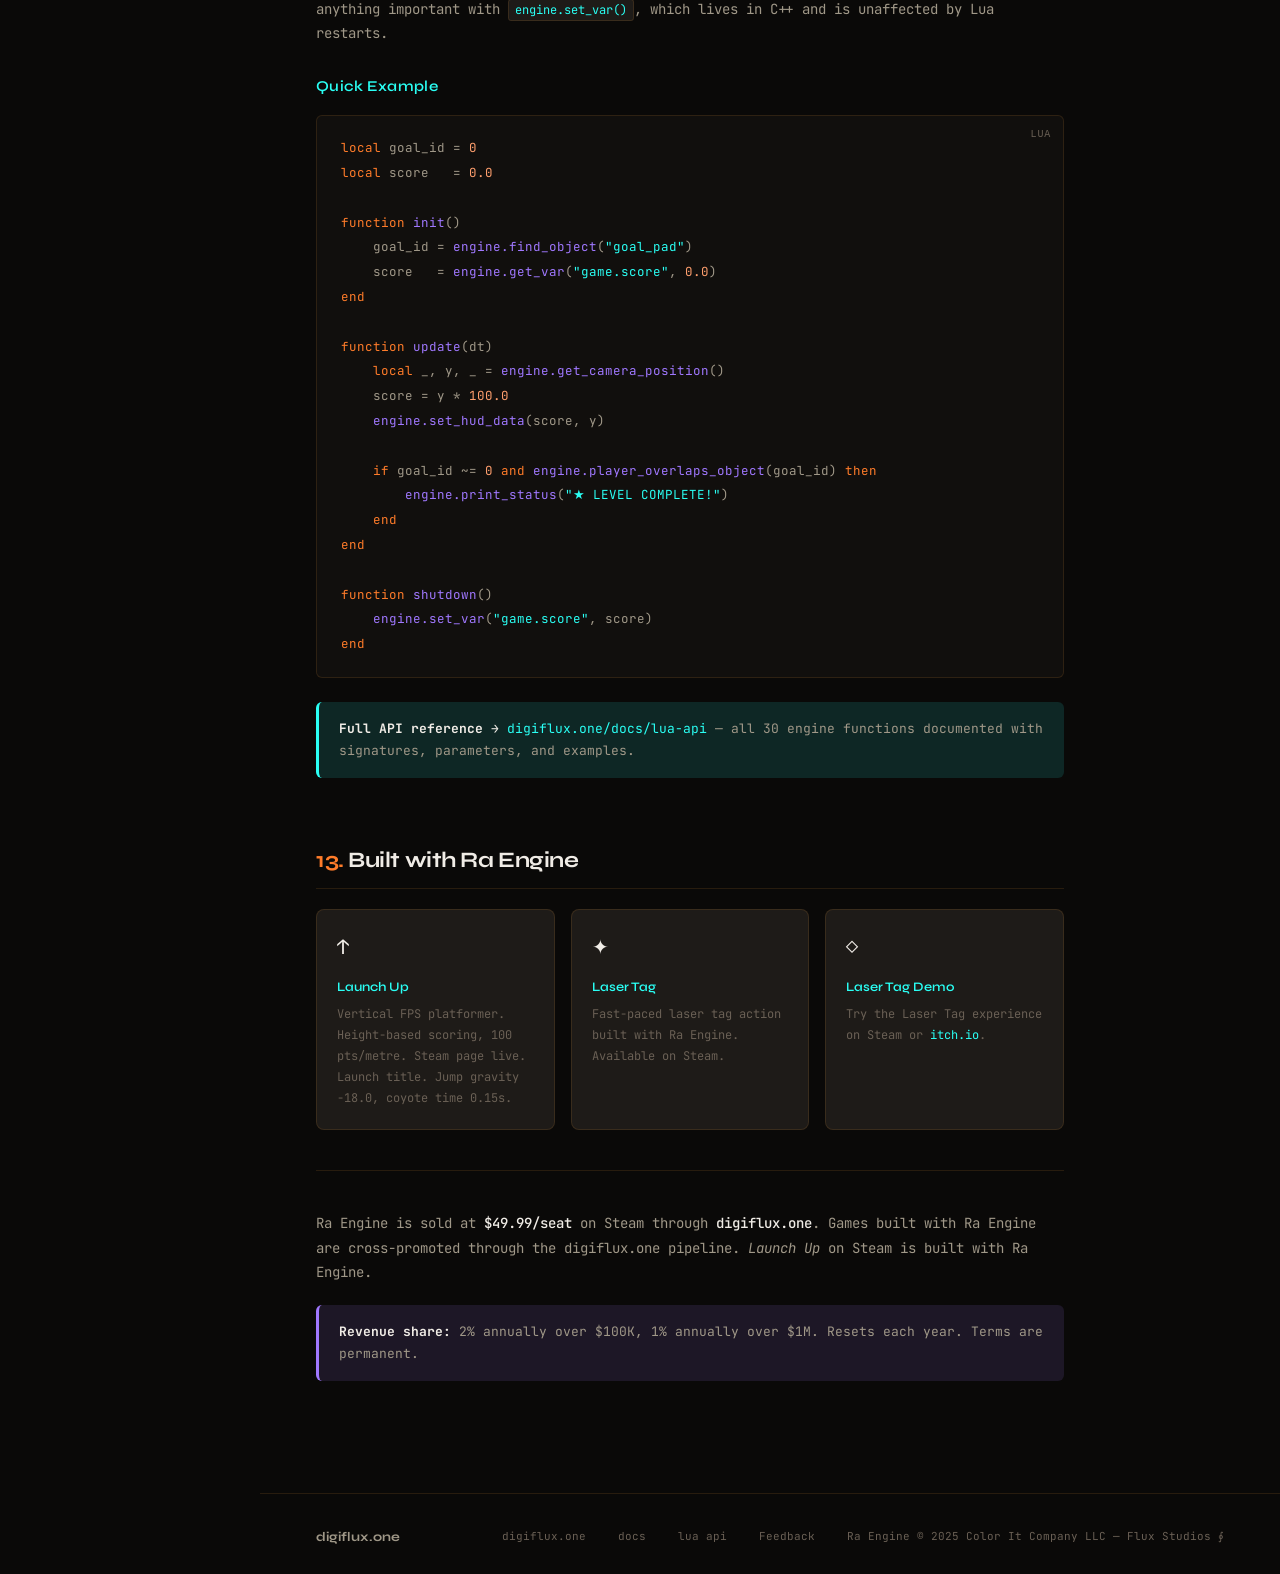
<file: docs/index.html>
<!DOCTYPE html>
<html lang="en">
<head>
<meta charset="UTF-8">
<meta name="viewport" content="width=device-width, initial-scale=1.0">
<title>Ra Engine — Documentation</title>
<link rel="preconnect" href="https://fonts.googleapis.com">
<link href="https://fonts.googleapis.com/css2?family=Syne:wght@400;500;600;700;800&family=JetBrains+Mono:wght@300;400;500&display=swap" rel="stylesheet">
<style>
:root {
  --bg: #0a0908;
  --bg2: #110f0d;
  --bg3: #1a1714;
  --surface: #1e1b18;
  --surface2: #252118;
  --border: rgba(255,160,60,0.12);
  --border2: rgba(255,160,60,0.22);
  --orange: #ff7c2a;
  --orange-dim: rgba(255,124,42,0.15);
  --cyan: #2afff4;
  --cyan-dim: rgba(42,255,244,0.12);
  --purple: #a078ff;
  --purple-dim: rgba(160,120,255,0.12);
  --text: #f0ece6;
  --text2: #a09888;
  --text3: #6a6055;
  --magenta: #ff2d8f;
  --sidebar-w: 260px;
  --header-h: 56px;
}

* { box-sizing: border-box; margin: 0; padding: 0; }

body {
  font-family: 'JetBrains Mono', monospace;
  background: var(--bg);
  color: var(--text);
  line-height: 1.7;
  font-size: 14px;
}

a { color: var(--cyan); text-decoration: none; }
a:hover { color: var(--orange); }

/* ── HEADER ── */
header {
  position: fixed; top: 0; left: 0; right: 0; z-index: 100;
  height: var(--header-h);
  background: var(--bg);
  border-bottom: 1px solid var(--border);
  display: flex; align-items: center; padding: 0 2rem;
  gap: 1.5rem;
}

.logo {
  font-family: 'Syne', sans-serif;
  font-weight: 800;
  font-size: 18px;
  letter-spacing: -0.02em;
  color: var(--text);
  display: flex; align-items: center; gap: 10px;
}

.logo-mark {
  width: 28px; height: 28px;
  background: var(--orange);
  display: inline-flex; align-items: center; justify-content: center;
  font-size: 13px; font-weight: 800; color: #000;
  clip-path: polygon(50% 0%, 100% 25%, 100% 75%, 50% 100%, 0% 75%, 0% 25%);
}

.logo-sub {
  font-size: 11px; color: var(--text3); font-weight: 400;
  letter-spacing: 0.1em; text-transform: uppercase;
  border-left: 1px solid var(--border2); padding-left: 1rem; margin-left: 0.5rem;
}
a.logo-sub { text-decoration: none; }
a.logo-sub:hover { color: var(--orange); }

.header-right {
  margin-left: auto;
  display: flex; align-items: center; gap: 1rem;
}

.badge {
  font-size: 10px; letter-spacing: 0.1em; text-transform: uppercase;
  padding: 3px 8px;
  border: 1px solid var(--border2);
  color: var(--text3); border-radius: 3px;
}

.badge-orange { border-color: var(--orange); color: var(--orange); }
.badge-cyan { border-color: var(--cyan); color: var(--cyan); }

/* ── LAYOUT ── */
.layout {
  display: flex;
  padding-top: var(--header-h);
  min-height: 100vh;
}

/* ── SIDEBAR ── */
nav {
  width: var(--sidebar-w);
  position: fixed;
  top: var(--header-h); bottom: 0; left: 0;
  background: var(--bg2);
  border-right: 1px solid var(--border);
  overflow-y: auto;
  padding: 1.5rem 0;
}

nav::-webkit-scrollbar { width: 4px; }
nav::-webkit-scrollbar-track { background: transparent; }
nav::-webkit-scrollbar-thumb { background: var(--border2); border-radius: 2px; }

.nav-section {
  padding: 0 1.25rem;
  margin-bottom: 1.5rem;
}

.nav-label {
  font-size: 9px; letter-spacing: 0.14em; text-transform: uppercase;
  color: var(--text3); margin-bottom: 0.5rem; padding: 0 0.25rem;
}

.nav-item {
  display: block;
  padding: 5px 8px;
  border-radius: 4px;
  color: var(--text2);
  font-size: 12.5px;
  transition: all 0.15s;
  margin-bottom: 1px;
  border-left: 2px solid transparent;
}

.nav-item:hover {
  color: var(--text);
  background: var(--surface);
  border-left-color: var(--border2);
}

.nav-item.active {
  color: var(--orange);
  background: var(--orange-dim);
  border-left-color: var(--orange);
}

.nav-item.sub {
  padding-left: 20px;
  font-size: 11.5px;
  color: var(--text3);
}

.nav-item.sub:hover { color: var(--text2); }

/* ── MAIN CONTENT ── */
main {
  margin-left: var(--sidebar-w);
  flex: 1;
  max-width: 860px;
  padding: 3rem 3.5rem;
}

/* ── SECTIONS ── */
.doc-section {
  margin-bottom: 4rem;
  scroll-margin-top: calc(var(--header-h) + 2rem);
}

h1 {
  font-family: 'Syne', sans-serif;
  font-size: 36px; font-weight: 800;
  letter-spacing: -0.03em;
  color: var(--text);
  line-height: 1.1;
  margin-bottom: 0.75rem;
}

h1 span { color: var(--orange); }

.hero-sub {
  font-size: 14px; color: var(--text2); max-width: 540px;
  margin-bottom: 2rem; line-height: 1.6;
}

h2 {
  font-family: 'Syne', sans-serif;
  font-size: 22px; font-weight: 700;
  letter-spacing: -0.02em;
  color: var(--text);
  margin-bottom: 1rem;
  padding-bottom: 0.5rem;
  border-bottom: 1px solid var(--border);
}

h2 .accent { color: var(--orange); }

h3 {
  font-family: 'Syne', sans-serif;
  font-size: 15px; font-weight: 600;
  color: var(--cyan);
  margin: 1.75rem 0 0.6rem;
  letter-spacing: 0.02em;
}

p { color: var(--text2); margin-bottom: 0.9rem; line-height: 1.75; }
p strong { color: var(--text); font-weight: 500; }

ul, ol { color: var(--text2); padding-left: 1.5rem; margin-bottom: 0.9rem; }
li { margin-bottom: 0.3rem; line-height: 1.7; }
li strong { color: var(--text); }

/* ── CODE ── */
code {
  font-family: 'JetBrains Mono', monospace;
  font-size: 12px;
  background: var(--surface);
  color: var(--cyan);
  padding: 2px 6px;
  border-radius: 3px;
  border: 1px solid var(--border);
}

pre {
  background: var(--bg2);
  border: 1px solid var(--border);
  border-radius: 6px;
  padding: 1.25rem 1.5rem;
  overflow-x: auto;
  margin: 1rem 0 1.5rem;
  position: relative;
}

pre::before {
  content: attr(data-label);
  position: absolute; top: 10px; right: 12px;
  font-size: 10px; letter-spacing: 0.08em; text-transform: uppercase;
  color: var(--text3);
}

pre code {
  background: none; border: none; padding: 0;
  color: var(--text2); font-size: 12.5px; line-height: 1.9;
}

.kw { color: var(--orange); }
.cm { color: var(--text3); font-style: italic; }
.st { color: var(--cyan); }
.fn { color: var(--purple); }
.nm { color: #ff9f6e; }

/* ── CALLOUT BOXES ── */
.callout {
  border-radius: 6px;
  padding: 1rem 1.25rem;
  margin: 1.25rem 0;
  border-left: 3px solid;
  font-size: 13px;
}

.callout-orange {
  background: var(--orange-dim);
  border-color: var(--orange);
  color: var(--text2);
}

.callout-cyan {
  background: var(--cyan-dim);
  border-color: var(--cyan);
  color: var(--text2);
}

.callout-purple {
  background: var(--purple-dim);
  border-color: var(--purple);
  color: var(--text2);
}

.callout-danger {
  background: rgba(255,60,60,0.1);
  border-color: #ff4444;
  color: var(--text2);
}

.callout strong { color: var(--text); }

/* ── TABLES ── */
table {
  width: 100%; border-collapse: collapse;
  margin: 1rem 0 1.5rem; font-size: 12.5px;
}

th {
  text-align: left; padding: 8px 12px;
  background: var(--surface);
  color: var(--text3); font-size: 10px;
  letter-spacing: 0.1em; text-transform: uppercase;
  border-bottom: 1px solid var(--border2);
}

td {
  padding: 9px 12px;
  border-bottom: 1px solid var(--border);
  color: var(--text2);
  vertical-align: top;
}

td:first-child { color: var(--orange); font-family: 'JetBrains Mono', monospace; }
tr:hover td { background: var(--surface); }

/* ── GRID CARDS ── */
.card-grid {
  display: grid;
  grid-template-columns: repeat(auto-fit, minmax(220px, 1fr));
  gap: 1rem; margin: 1.25rem 0;
}

.card {
  background: var(--surface);
  border: 1px solid var(--border);
  border-radius: 8px;
  padding: 1.25rem;
  transition: border-color 0.2s;
}

.card:hover { border-color: var(--border2); }

.card-icon {
  font-size: 20px; margin-bottom: 0.75rem;
}

.card h4 {
  font-family: 'Syne', sans-serif;
  font-size: 13px; font-weight: 600;
  color: var(--text); margin-bottom: 0.4rem;
}

.card p { font-size: 12px; color: var(--text3); margin: 0; }

/* ── UBO FIELD LIST ── */
.ubo-grid {
  display: grid;
  grid-template-columns: repeat(auto-fit, minmax(200px, 1fr));
  gap: 2px; margin: 1rem 0;
  font-size: 11.5px;
}

.ubo-field {
  background: var(--surface);
  border: 1px solid var(--border);
  padding: 6px 10px;
  display: flex; justify-content: space-between; align-items: center;
}

.ubo-field-name { color: var(--cyan); font-family: 'JetBrains Mono', monospace; }
.ubo-field-type { color: var(--text3); font-size: 10px; }

/* ── KEY BINDING TABLE ── */
.keybind {
  display: inline-block;
  font-size: 10px;
  background: var(--surface2);
  border: 1px solid var(--border2);
  border-bottom: 2px solid var(--border2);
  border-radius: 3px;
  padding: 2px 7px;
  color: var(--text); font-family: 'JetBrains Mono', monospace;
  white-space: nowrap;
}

/* ── DIVIDER ── */
hr {
  border: none;
  border-top: 1px solid var(--border);
  margin: 2.5rem 0;
}

/* ── PILL TAGS ── */
.tags { display: flex; flex-wrap: wrap; gap: 6px; margin: 0.75rem 0; }
.tag {
  font-size: 10px; letter-spacing: 0.06em;
  padding: 3px 8px; border-radius: 3px;
  background: var(--surface2); border: 1px solid var(--border);
  color: var(--text3);
}
.tag-orange { border-color: rgba(255,124,42,0.4); color: var(--orange); }
.tag-cyan { border-color: rgba(42,255,244,0.3); color: var(--cyan); }
.tag-purple { border-color: rgba(160,120,255,0.3); color: var(--purple); }

/* ── FOOTER ── */
footer {
  margin-left: var(--sidebar-w);
  padding: 2rem 3.5rem;
  border-top: 1px solid var(--border);
  font-size: 11px; color: var(--text3);
  display: flex; flex-wrap: wrap; gap: 2rem; align-items: center;
}

footer a { color: var(--text3); }
footer a:hover { color: var(--orange); }

.footer-logo {
  font-family: 'Syne', sans-serif;
  font-weight: 700; font-size: 13px;
  color: var(--text2); margin-right: auto;
}

/* ── SCROLL INDICATOR ── */
.progress-bar {
  position: fixed; top: var(--header-h); left: 0; right: 0;
  height: 2px; background: var(--border);
  z-index: 99;
}
.progress-fill {
  height: 100%; width: 0%;
  background: linear-gradient(90deg, var(--orange), var(--cyan));
  transition: width 0.1s;
}

/* ── VERSION TAG ── */
.version-row {
  display: flex; align-items: center; gap: 10px;
  margin-bottom: 1.5rem;
}

/* ── MOBILE RESPONSIVE ── */
@media (max-width: 768px) {
  :root {
    --sidebar-w: 0px;
  }

  header {
    padding: 0 1rem;
    gap: 0.75rem;
  }

  .logo {
    font-size: 16px;
    gap: 8px;
  }

  .logo-mark {
    width: 24px;
    height: 24px;
    font-size: 11px;
  }

  .logo-sub {
    display: none;
  }

  .header-right {
    gap: 0.5rem;
  }

  .badge {
    font-size: 8px;
    padding: 2px 6px;
  }

  .hamburger {
    display: flex;
    flex-direction: column;
    cursor: pointer;
    gap: 4px;
    background: none;
    border: none;
    padding: 0;
  }

  .hamburger span {
    width: 24px;
    height: 2px;
    background: var(--orange);
    border-radius: 1px;
    transition: all 0.3s;
  }

  .hamburger.active span:nth-child(1) {
    transform: rotate(45deg) translate(8px, 8px);
  }

  .hamburger.active span:nth-child(2) {
    opacity: 0;
  }

  .hamburger.active span:nth-child(3) {
    transform: rotate(-45deg) translate(7px, -7px);
  }

  nav {
    position: fixed;
    left: 0;
    top: var(--header-h);
    width: 100%;
    max-height: calc(100vh - var(--header-h));
    background: var(--bg2);
    z-index: 50;
    transform: scaleY(0);
    transform-origin: top;
    transition: transform 0.2s ease-out;
    overflow-y: auto;
    padding: 1rem 0;
  }

  nav.active {
    transform: scaleY(1);
  }

  main {
    margin-left: 0;
    max-width: 100%;
    padding: 2rem 1rem;
  }

  h1 {
    font-size: 28px;
  }

  h2 {
    font-size: 18px;
  }

  h3 {
    font-size: 14px;
  }

  p, li, td {
    font-size: 13px;
  }

  code {
    font-size: 11px;
  }

  pre {
    font-size: 11px;
    padding: 0.75rem;
    margin: 0.75rem 0;
  }

  pre::before {
    font-size: 8px;
    top: 6px;
    right: 8px;
  }

  table {
    font-size: 11px;
    margin: 0.75rem 0;
    display: block;
    overflow-x: auto;
    -webkit-overflow-scrolling: touch;
    border: 1px solid var(--border);
    border-radius: 3px;
  }

  table thead {
    display: table;
    width: 100%;
    background: var(--surface);
  }

  table tbody {
    display: block;
    max-height: 400px;
    overflow-y: auto;
  }

  th, td {
    padding: 6px 8px;
    white-space: nowrap;
  }

  .api-block {
    margin: 1rem 0;
  }

  .api-block-header {
    flex-direction: column;
    align-items: flex-start;
    gap: 0.5rem;
    padding: 0.6rem 1rem;
  }

  .api-sig {
    font-size: 12px;
    flex: none;
    width: 100%;
    overflow-x: auto;
  }

  .api-block-body {
    padding: 0.75rem 1rem;
  }

  .api-tag {
    font-size: 8px;
    padding: 1px 5px;
  }

  .callout {
    padding: 0.75rem 1rem;
    font-size: 12px;
  }

  .card-grid {
    grid-template-columns: 1fr;
  }


  .nav-mobile-home {
    display: none;
    padding: 0.75rem 1.25rem;
    margin-bottom: 1rem;
    border-bottom: 1px solid var(--border);
    color: var(--orange);
    font-size: 12px;
    font-weight: 600;
  }

  nav.active .nav-mobile-home {
    display: block;
  }

    .key-grid {
    grid-template-columns: repeat(auto-fill, minmax(150px, 1fr));
    gap: 1px;
  }

  .key-row {
    padding: 4px 8px;
    font-size: 11px;
  }

  .ubo-grid {
    grid-template-columns: repeat(auto-fill, minmax(140px, 1fr));
  }

  .ubo-field {
    padding: 4px 8px;
    font-size: 10px;
  }

  footer {
    margin-left: 0;
    padding: 1.5rem 1rem;
    flex-direction: column;
    gap: 1rem;
    align-items: flex-start;
  }

  footer a {
    font-size: 10px;
  }

  .footer-logo {
    margin-right: 0;
  }

  .doc-section {
    margin-bottom: 2.5rem;
  }

  .version-row {
    gap: 6px;
    flex-wrap: wrap;
  }

  .tag {
    font-size: 9px;
    padding: 2px 6px;
  }

  hr {
    margin: 1.5rem 0;
  }
}

@media (max-width: 480px) {
  .logo {
    font-size: 14px;
  }

  .logo-mark {
    width: 20px;
    height: 20px;
    font-size: 10px;
  }

  h1 {
    font-size: 24px;
  }

  main {
    padding: 1.5rem 0.75rem;
  }

  .api-sig {
    font-size: 11px;
  }

  .badge {
    display: none;
  }

  .header-right {
    gap: 0.25rem;
  }
}

</style>
</head>
<body>

<div class="progress-bar"><div class="progress-fill" id="progress"></div></div>

<header>
  <div class="logo">
    <span class="logo-mark">Ra</span>
    Ra Engine
    <a href="https://digiflux.one" class="logo-sub">digiflux.one/docs</a>
  </div>
  <button class="hamburger" id="hamburger"><span></span><span></span><span></span></button>
  <div class="header-right">
    <span class="badge badge-orange">Vulkan 1.4</span>
    <span class="badge badge-cyan">RTX Hardware</span>
    <span class="badge">$49.99/seat</span>
  </div>
</header>

<div class="layout">

<!-- SIDEBAR -->
<nav>
  <a href="https://digiflux.one" class="nav-mobile-home">← digiflux.one</a>
  <div class="nav-section">
    <div class="nav-label">Overview</div>
    <a class="nav-item active" href="#intro">Introduction</a>
    <a href="/suggest/" class="nav-item">Feedback</a>
    <a class="nav-item" href="#quickstart">Quick Start</a>
    <a class="nav-item" href="#hardware">Hardware Requirements</a>
  </div>
  <div class="nav-section">
    <div class="nav-label">Architecture</div>
    <a class="nav-item" href="#renderer">Renderer</a>
    <a class="nav-item sub" href="#pipeline">Ray Tracing Pipeline</a>
    <a class="nav-item sub" href="#acceleration">Acceleration Structure</a>
    <a class="nav-item" href="#ubo">Camera UBO</a>
    <a class="nav-item" href="#shaders">Shader System</a>
    <a class="nav-item" href="#lights">Lighting</a>
  </div>
  <div class="nav-section">
    <div class="nav-label">Scene Format</div>
    <a class="nav-item" href="#gltf">GLTF 2.0</a>
    <a class="nav-item sub" href="#extensions">Extensions</a>
    <a class="nav-item sub" href="#materials">Materials</a>
    <a class="nav-item sub" href="#lights-gltf">Light Nodes</a>
  </div>
  <div class="nav-section">
    <div class="nav-label">Editor</div>
    <a class="nav-item" href="#editor">Scene Editor</a>
    <a class="nav-item sub" href="#hierarchy">Hierarchy View</a>
    <a class="nav-item sub" href="#controls">Controls Reference</a>
    <a class="nav-item sub" href="#console">Console View</a>
    <a class="nav-item sub" href="#fly">Fly Mode</a>
    <a class="nav-item sub" href="#groups">Object Groups</a>
  </div>
  <div class="nav-section">
    <div class="nav-label">Build System</div>
    <a class="nav-item" href="#build">go.sh Reference</a>
    <a class="nav-item" href="#compile">Compiling Shaders</a>
  </div>
  <div class="nav-section">
    <div class="nav-label">Known Constraints</div>
    <a class="nav-item" href="#constraints">Platform Notes</a>
    <a class="nav-item" href="#pitfalls">Critical Pitfalls</a>
  </div>
  <div class="nav-section">
    <div class="nav-label">Scripting</div>
    <a class="nav-item" href="#lua">Lua Scripting</a>
    <a class="nav-item sub" href="lua-api.html">→ Full API Reference</a>
  </div>
  <div class="nav-section">
    <div class="nav-label">Products</div>
    <a class="nav-item" href="#products">Built with Ra</a>
  </div>
</nav>

<!-- MAIN -->
<main>

<!-- INTRODUCTION -->
<section class="doc-section" id="intro">
  <div class="version-row">
    <span class="tag tag-orange">Graphics 1.0 Alpha — Complete</span>
    <span class="tag tag-cyan">Emissive GI · ACES · Depth Fog</span>
    <span class="tag tag-purple">Flux Studios ∮</span>
  </div>
  <h1>Ra <span>Engine</span></h1>
  <p class="hero-sub">A Vulkan 1.4 hardware ray tracing engine with a terminal-first UI philosophy. Theatrical-quality lighting informed by McCandless theory. Built at Flux Studios under Color It Company LLC.</p>

  <div class="card-grid">
    <div class="card">
      <div class="card-icon">⬡</div>
      <h4>Hardware RTX</h4>
      <p>Full VK_KHR_ray_tracing_pipeline. Reflections, refractions, single-bounce GI — all hardware accelerated.</p>
    </div>
    <div class="card">
      <div class="card-icon">⟨/⟩</div>
      <h4>Terminal-First UI</h4>
      <p>ANSI escape codes, F-key menu system. No ImGui rendering over the viewport.</p>
    </div>
    <div class="card">
      <div class="card-icon">◈</div>
      <h4>GLTF 2.0 Scenes</h4>
      <p>tinygltf with KHR_lights_punctual, KHR_materials_transmission, RA custom extras.</p>
    </div>
    <div class="card">
      <div class="card-icon">✦</div>
      <h4>McCandless Lighting</h4>
      <p>Theatrical lighting theory baked into the pipeline. Inverse-square attenuation, calibrated intensities.</p>
    </div>
  </div>
</section>

<!-- QUICK START -->
<section class="doc-section" id="quickstart">
  <h2><span class="accent">01.</span> Quick Start</h2>

  <h3>Running the Engine</h3>
  <pre data-label="bash"><code><span class="cm"># Standard launch — skip recompile, suppress MangoHUD</span>
./go.sh --skip-compile --no-mango

<span class="cm"># Launch with a specific scene</span>
./go.sh --skip-compile --no-mango scenes/launch_up_tutorial1.gltf

<span class="cm"># Play mode (locks cursor, enables game input)</span>
./go.sh --skip-compile --no-mango --play scenes/launch_up_tutorial1.gltf

<span class="cm"># Full recompile from scratch</span>
./go.sh --clean --no-mango</code></pre>

  <div class="callout callout-danger">
    <strong>⚠ Always pass --no-mango.</strong> MangoHUD causes segfaults on Vulkan teardown when overlaid on the Ra Engine window. This flag is not optional.
  </div>

  <h3>Compiling Shaders</h3>
  <p>After any change to <code>.rchit</code>, <code>.rgen</code>, <code>.rmiss</code>, or <code>.rint</code> files, recompile the SPIR-V:</p>
  <pre data-label="bash"><code>./compile_shaders.sh</code></pre>
  <p>The active raygen is <code>raygen.rgen</code> → <code>raygen_rgen.spv</code>. The file <code>raygen_aa.rgen</code> is kept in sync but not compiled into the active pipeline.</p>

  <h3>Test Scenes</h3>
  <table>
    <tr><th>Scene</th><th>Purpose</th></tr>
    <tr><td>scenes/material_showcase_v2.gltf</td><td>Material / lighting test bed. All material types represented.</td></tr>
    <tr><td>scenes/launch_up_tutorial1.gltf</td><td>Launch Up Level 1. 17 rising platforms, goal pad at Y=26.5m.</td></tr>
  </table>
</section>

<!-- HARDWARE -->
<section class="doc-section" id="hardware">
  <h2><span class="accent">02.</span> Hardware Requirements</h2>

  <table>
    <tr><th>Tier</th><th>GPU</th><th>Notes</th></tr>
    <tr><td>Development / Minimum</td><td>NVIDIA RTX 3060</td><td>Primary dev target and minimum required GPU. Per-object BLAS architecture.</td></tr>
    <tr><td>Supported</td><td>AMD RX 6600</td><td>RDNA2 hardware RT. RADV driver — note primitiveOffset quirks.</td></tr>
    <tr><td>Supported</td><td>Intel Arc A380</td><td>Xe-HPG hardware RT. Validated with Mesa ANV.</td></tr>
  </table>

  <p>Platform: <strong>Fedora Linux</strong>. Vulkan 1.4 required. <code>VK_LAYER_KHRONOS_validation</code> available via <code>VK_INSTANCE_LAYERS</code> for debug builds.</p>
</section>

<!-- RENDERER -->
<section class="doc-section" id="renderer">
  <h2><span class="accent">03.</span> Renderer</h2>

  <p>Ra Engine uses a full hardware ray tracing pipeline. Every pixel is ray traced — there is no rasterization fallback. The pipeline dispatches from <code>raygen.rgen</code> and traces recursively through closest-hit and miss shaders.</p>

  <h3 id="pipeline">Ray Tracing Pipeline</h3>

  <p>Recursive ray order per primary ray:</p>
  <ol>
    <li><strong>Reflections</strong> — mirror and glossy bounces, depth-gated at bounce ≤ 1 for shadow rays</li>
    <li><strong>Refractions</strong> — enter/exit pairs tracked via <code>fromRefraction</code> integer in RayPayload; suppresses reflection spawning inside refraction chains</li>
    <li><strong>GI (Global Illumination)</strong> — single bounce, multi-sample. Modes: Off / 1 / 2 / 4 samples. <code>fromGI</code> flag skips shadow rays on GI hits. Correct 2× Monte Carlo scale factor applied.</li>
  </ol>

  <p>After all tracing, a post-imageStore pass in <code>raygen.rgen</code> draws the crosshair over the tonemapped image.</p>

  <h3>Tonemapping &amp; Color</h3>
  <table>
    <tr><th>Setting</th><th>Behavior</th></tr>
    <tr><td>ACES On</td><td>Filmic S-curve tone map. Rolls off highlights.</td></tr>
    <tr><td>ACES Off</td><td>Linear passthrough. Vivid, saturated theatrical look.</td></tr>
    <tr><td>Gamma On</td><td>sRGB gamma correction applied (2.2 curve).</td></tr>
    <tr><td>Gamma Off + ACES Off</td><td><strong>Preferred default.</strong> Pure linear, maximum vibrancy.</td></tr>
  </table>

  <h3 id="acceleration">Acceleration Structure</h3>

  <p>Ra Engine uses a <strong>per-object BLAS</strong> architecture. Each <code>SceneObject</code> owns a <code>PerObjectBLAS</code> struct. The TLAS holds one instance per BLAS, all with identity transforms.</p>

  <pre data-label="c++"><code><span class="cm">// DigifluxEngine — per-object BLAS array (parallel to geometry SceneObjects)</span>
<span class="kw">struct</span> <span class="fn">PerObjectBLAS</span> {
    VkAccelerationStructureKHR as  = VK_NULL_HANDLE;
    VkBuffer                   buf = VK_NULL_HANDLE;
    VkDeviceMemory             mem = VK_NULL_HANDLE;
};
std::vector&lt;PerObjectBLAS&gt; objectBLASes;</code></pre>

  <p><strong>Vertex positions are world-space baked.</strong> <code>applyAllObjectTransforms()</code> bakes the full transform into vertex data before BLAS build. <code>gl_ObjectToWorldEXT</code> is therefore identity per instance and not referenced in any shader.</p>

  <p><strong>Index addressing in closesthit:</strong> <code>gl_InstanceCustomIndexEXT</code> stores <code>firstIndex</code> for each TLAS instance, mapping the local <code>gl_PrimitiveID</code> back to the correct slot in the global index buffer:</p>

  <pre data-label="glsl"><code><span class="kw">uint</span> baseIndex = gl_InstanceCustomIndexEXT;
<span class="kw">uint</span> i0 = indices[baseIndex + <span class="nm">3</span> * gl_PrimitiveID + <span class="nm">0</span>];
<span class="kw">uint</span> i1 = indices[baseIndex + <span class="nm">3</span> * gl_PrimitiveID + <span class="nm">1</span>];
<span class="kw">uint</span> i2 = indices[baseIndex + <span class="nm">3</span> * gl_PrimitiveID + <span class="nm">2</span>];</code></pre>

  <div class="callout callout-cyan">
    <strong>BLAS rebuild functions:</strong> <code>buildObjectBLAS(idx, obj)</code> — single object; <code>buildAllBLASes()</code> — full rebuild; <code>buildTLAS()</code> — rebuild TLAS after any BLAS change; <code>destroyAllBLASes()</code> — cleanup before full rebuild or shutdown. Register each <code>SceneObject</code> before calling <code>buildAllBLASes()</code>.
  </div>
</section>

<!-- UBO -->
<section class="doc-section" id="ubo">
  <h2><span class="accent">04.</span> Camera UBO — Field Order</h2>

  <p>The <code>CameraUBO</code> struct must match exactly across <strong>all shader files</strong> and the C++ host. Order is fixed — do not reorder.</p>

  <div class="ubo-grid">
    <div class="ubo-field"><span class="ubo-field-name">viewInverse</span><span class="ubo-field-type">mat4</span></div>
    <div class="ubo-field"><span class="ubo-field-name">projInverse</span><span class="ubo-field-type">mat4</span></div>
    <div class="ubo-field"><span class="ubo-field-name">numLights</span><span class="ubo-field-type">uint</span></div>
    <div class="ubo-field"><span class="ubo-field-name">frameCounter</span><span class="ubo-field-type">uint</span></div>
    <div class="ubo-field"><span class="ubo-field-name">aaSamples</span><span class="ubo-field-type">uint</span></div>
    <div class="ubo-field"><span class="ubo-field-name">jitterStrength</span><span class="ubo-field-type">float</span></div>
    <div class="ubo-field"><span class="ubo-field-name">aaPattern</span><span class="ubo-field-type">uint</span></div>
    <div class="ubo-field"><span class="ubo-field-name">reflectionsEnabled</span><span class="ubo-field-type">uint</span></div>
    <div class="ubo-field"><span class="ubo-field-name">maxBounces</span><span class="ubo-field-type">uint</span></div>
    <div class="ubo-field"><span class="ubo-field-name">glossySamples</span><span class="ubo-field-type">uint</span></div>
    <div class="ubo-field"><span class="ubo-field-name">emissiveStrength</span><span class="ubo-field-type">float</span></div>
    <div class="ubo-field"><span class="ubo-field-name">fogDensity</span><span class="ubo-field-type">float</span></div>
    <div class="ubo-field"><span class="ubo-field-name">giSamples</span><span class="ubo-field-type">uint</span></div>
    <div class="ubo-field"><span class="ubo-field-name">acesEnabled</span><span class="ubo-field-type">uint</span></div>
    <div class="ubo-field"><span class="ubo-field-name">gammaEnabled</span><span class="ubo-field-type">uint</span></div>
    <div class="ubo-field"><span class="ubo-field-name">highlightFirstVertex</span><span class="ubo-field-type">uint</span></div>
    <div class="ubo-field"><span class="ubo-field-name">highlightVertexCount</span><span class="ubo-field-type">uint</span></div>
    <div class="ubo-field"><span class="ubo-field-name">flyCrosshairEnabled</span><span class="ubo-field-type">uint</span></div>
    <div class="ubo-field"><span class="ubo-field-name">highlightStyle</span><span class="ubo-field-type">uint</span></div>
    <div class="ubo-field"><span class="ubo-field-name">hudEnabled</span><span class="ubo-field-type">uint</span></div>
    <div class="ubo-field"><span class="ubo-field-name">hudScore</span><span class="ubo-field-type">float</span></div>
    <div class="ubo-field"><span class="ubo-field-name">hudHeight</span><span class="ubo-field-type">float</span></div>
    <div class="ubo-field"><span class="ubo-field-name">reachIndicatorEnabled</span><span class="ubo-field-type">int</span></div>
    <div class="ubo-field"><span class="ubo-field-name">reachIndicatorNorm</span><span class="ubo-field-type">float</span></div>
    <div class="ubo-field" style="border-color:var(--purple)"><span class="ubo-field-name">ambientSkyTopR</span><span class="ubo-field-type">float</span></div>
    <div class="ubo-field" style="border-color:var(--purple)"><span class="ubo-field-name">ambientSkyTopG</span><span class="ubo-field-type">float</span></div>
    <div class="ubo-field" style="border-color:var(--purple)"><span class="ubo-field-name">ambientSkyTopB</span><span class="ubo-field-type">float</span></div>
    <div class="ubo-field" style="border-color:var(--purple)"><span class="ubo-field-name">ambientSkyHorizonR</span><span class="ubo-field-type">float</span></div>
    <div class="ubo-field" style="border-color:var(--purple)"><span class="ubo-field-name">ambientSkyHorizonG</span><span class="ubo-field-type">float</span></div>
    <div class="ubo-field" style="border-color:var(--purple)"><span class="ubo-field-name">ambientSkyHorizonB</span><span class="ubo-field-type">float</span></div>
  </div>

  <div class="callout callout-cyan">
    Any mismatch in field order between shaders and the C++ <code>CameraUBO</code> struct will cause silent data corruption — wrong settings reaching the GPU with no validation error. Total: <strong>30 fields</strong>. <code>reachIndicatorEnabled</code> and <code>reachIndicatorNorm</code> are declared in <code>closesthit.rchit</code> for layout sync only — they are only consumed in <code>raygen.rgen</code>. The six <code>ambientSky*</code> tail fields (purple) are read by <code>miss.rmiss</code> for background and GI ambient. Individual floats avoid std140 vec3 padding misalignment.
  </div>
</section>

<!-- SHADERS -->
<section class="doc-section" id="shaders">
  <h2><span class="accent">05.</span> Shader System</h2>

  <h3>Shader Files</h3>
  <table>
    <tr><th>File</th><th>Stage</th><th>Notes</th></tr>
    <tr><td>raygen.rgen</td><td>Ray Generation</td><td>Active pipeline. Handles tonemapping and crosshair pass.</td></tr>
    <tr><td>raygen_aa.rgen</td><td>Ray Generation</td><td>Kept in sync. Not compiled into active pipeline.</td></tr>
    <tr><td>closesthit.rchit</td><td>Closest Hit</td><td>Material eval, light culling, GI/reflection/refraction dispatch.</td></tr>
    <tr><td>miss.rmiss</td><td>Miss</td><td>Sky / environment color on ray miss.</td></tr>
  </table>

  <h3>Light Culling</h3>
  <p>Per-light culling in <code>closesthit.rchit</code> uses an influence radius computed as:</p>
  <pre data-label="glsl"><code><span class="kw">float</span> <span class="fn">influenceRadius</span> = <span class="fn">sqrt</span>(light.intensity * <span class="nm">1000.0</span>);</code></pre>
  <p>Lights beyond this radius from the hit point are skipped entirely, with no shadow ray cast.</p>

  <h3>Glass / Zero-Roughness Safety</h3>
  <p>Alpha is clamped to <code>1e-4</code> in GGX BRDF evaluation to prevent NaN from division by zero at perfect mirror roughness:</p>
  <pre data-label="glsl"><code><span class="kw">float</span> alpha = <span class="fn">max</span>(roughness * roughness, <span class="nm">1e-4</span>);</code></pre>
</section>

<!-- LIGHTS -->
<section class="doc-section" id="lights">
  <h2><span class="accent">06.</span> Lighting</h2>

  <p>Ra Engine uses physically-based inverse-square attenuation. Intensities must be calibrated carefully — oversaturated values wash all surfaces to white.</p>

  <h3>Intensity Calibration</h3>
  <p>Use inverse-square attenuation: <code>illuminance = intensity / (distance²)</code>. Start low and increase. A point light at <code>intensity = 10</code> will fully illuminate geometry within ~3 metres.</p>

  <h3>GI Performance Flags</h3>
  <ul>
    <li><strong><code>fromGI</code></strong> — set on GI rays. Skips shadow ray casting on GI hits, halving secondary ray count.</li>
    <li><strong><code>fromRefraction</code></strong> — integer in RayPayload. Suppresses reflection spawning inside refraction chains without breaking enter/exit pairs.</li>
    <li><strong>Shadow ray depth gate</strong> — shadow rays only cast at bounce depth ≤ 1.</li>
  </ul>

  <h3>Adding Lights in the Editor</h3>
  <p>Press <span class="keybind">KP*</span> (hold) to open the Add Light submenu:</p>
  <table>
    <tr><th>Key</th><th>Action</th></tr>
    <tr><td>S</td><td>Add spot light at camera position</td></tr>
    <tr><td>A</td><td>Add point light at camera position</td></tr>
    <tr><td>ESC</td><td>Cancel submenu</td></tr>
  </table>
</section>

<!-- GLTF -->
<section class="doc-section" id="gltf">
  <h2><span class="accent">07.</span> Scene Format — GLTF 2.0</h2>

  <p>Ra Engine loads scenes via <strong>tinygltf</strong>. Scenes must conform to GLTF 2.0 with the extensions listed below.</p>

  <h3 id="extensions">Supported Extensions</h3>
  <table>
    <tr><th>Extension</th><th>Purpose</th></tr>
    <tr><td>KHR_lights_punctual</td><td>Point and spot lights. Reference must live in node.extensions.KHR_lights_punctual.light in raw JSON.</td></tr>
    <tr><td>KHR_materials_transmission</td><td>Glass / refractive materials.</td></tr>
    <tr><td>KHR_materials_ior</td><td>Index of refraction for transmissive materials.</td></tr>
    <tr><td>RA_materials_reflectivity</td><td>Ra-specific reflectivity scalar (custom extension).</td></tr>
    <tr><td>_MATERIALINDEX</td><td>Per-vertex material index accessor. Required for multi-material meshes.</td></tr>
  </table>

  <h3 id="lights-gltf">Light Nodes — Critical</h3>
  <div class="callout callout-danger">
    <strong>TinyGLTF uses <code>node.light</code> (integer field)</strong> for light references, NOT <code>node.extensions</code>. The raw JSON must have the light reference in <code>node.extensions.KHR_lights_punctual.light</code>, but never read it from the generic extensions map in C++ code — use <code>node.light</code> only.
  </div>

  <h3 id="materials">Material Extras</h3>
  <p>Ra Engine reads the following custom node extras:</p>
  <table>
    <tr><th>Extra field</th><th>Type</th><th>Description</th></tr>
    <tr><td>ra_label</td><td>string</td><td>Display name shown in the scene hierarchy.</td></tr>
    <tr><td>ra_euler</td><td>vec3</td><td>Euler rotation in degrees (baked, survives save/reload after round-trip fix).</td></tr>
    <tr><td>ra_scale</td><td>vec3</td><td>Non-uniform scale. Min component: 0.01.</td></tr>
    <tr><td>ra_group</td><td>string</td><td>Group membership name for hierarchy grouping.</td></tr>
  </table>
</section>

<!-- EDITOR -->
<section class="doc-section" id="editor">
  <h2><span class="accent">08.</span> Scene Editor</h2>

  <p>The editor is accessed via F-key menus overlaid as ANSI terminal text. No ImGui is used. All interaction is keyboard-driven.</p>

  <h3>F-Key Menu System</h3>
  <table>
    <tr><th>Key</th><th>Menu</th></tr>
    <tr><td><span class="keybind">F1</span></td><td>Console View — scrollable stdout/stderr capture panel</td></tr>
    <tr><td><span class="keybind">F2</span></td><td>Video settings (ACES, Gamma, GI samples, fog, reflections...)</td></tr>
    <tr><td><span class="keybind">F3</span></td><td>Scene hierarchy view</td></tr>
    <tr><td><span class="keybind">F4</span></td><td>Fly mode toggle (physics suspended, free 6DOF camera)</td></tr>
    <tr><td><span class="keybind">F5</span></td><td>Hot-reload scene — reloads GLTF from disk without restart</td></tr>
    <tr><td><span class="keybind">F6</span></td><td>Toggle light helper gizmos — sphere (point) and cone (spot/directional) overlays; RAY_MASK_HELPER so they cast no shadow and don't appear in reflections/GI</td></tr>
  </table>

  <h3 id="hierarchy">Hierarchy View (F3)</h3>

  <p>The <code>HierarchyView</code> constructor signature (in order):</p>
  <pre data-label="c++"><code><span class="fn">HierarchyView</span>(
  SceneManager*     sceneMgr,
  lights*           lightsPtr,
  bool*             lightsNeedUpdate,
  LightDeleteCB     onLightDelete,
  LightAddCB        onLightAdd,
  ObjectAddCB       onObjectAdd,
  SaveSceneCB       onSaveScene,
  TlasRebuildCB     onTlasRebuild,
  SnapToGroundCB    onSnapToGround,
  MaterialUpdateCB  onMaterialUpdate,
  materials*        materialsPtr,
  float             keyRepeatDelay,
  float             keyRepeatRate
);</code></pre>

  <h3 id="controls">Controls Reference</h3>

  <table>
    <tr><th>Key</th><th>Action</th></tr>
    <tr><td><span class="keybind">KP+</span> or <span class="keybind">=</span> (hold)</td><td>Add Object submenu: <span class="keybind">C</span>=cube (1×1×1, spawns 2m ahead)</td></tr>
    <tr><td><span class="keybind">KP*</span> or <span class="keybind">Shift+8</span> (hold)</td><td>Add Light submenu: <span class="keybind">S</span>=spot, <span class="keybind">A</span>=point</td></tr>
    <tr><td><span class="keybind">G</span></td><td>Snap selected object to ground (Möller–Trumbore raycast from bottom face)</td></tr>
    <tr><td><span class="keybind">~</span></td><td>Toggle grab mode (move selected object or whole group)</td></tr>
    <tr><td><span class="keybind">Alt</span>+<span class="keybind">G</span></td><td>Grab entire group — moves all members together</td></tr>
    <tr><td><span class="keybind">Alt</span>+<span class="keybind">D</span></td><td>Delete selected object and rebuild GPU buffers</td></tr>
    <tr><td><span class="keybind">Alt</span>+<span class="keybind">C</span></td><td>Toggle collision on selected object or group (<code>collides</code> field; <code>[no-col]</code> indicator shown in hierarchy; round-trips via <code>ra_collision</code> GLTF extra)</td></tr>
    <tr><td><span class="keybind">Ctrl</span>+<span class="keybind">D</span></td><td>Duplicate selected object — copies geometry + original vertices; auto-selected; buffers dynamically resized</td></tr>
    <tr><td><span class="keybind">Ctrl</span>+<span class="keybind">Z</span></td><td>Undo last delete — 25-slot deque; restores geometry + material + light data</td></tr>
    <tr><td><span class="keybind">Ctrl</span>+<span class="keybind">S</span></td><td>Save scene to GLTF</td></tr>
    <tr><td><span class="keybind">Enter</span></td><td>Select group header — subsequent edits apply to all group members</td></tr>
    <tr><td><span class="keybind">TAB</span></td><td>Cycle property edit mode (Position → Rotation → Scale → Roughness → Emissive...)</td></tr>
    <tr><td><span class="keybind">←</span> <span class="keybind">→</span></td><td>Cycle property backwards/forwards; also used to expand/collapse group in hierarchy</td></tr>
    <tr><td><span class="keybind">1</span>–<span class="keybind">0</span></td><td>Direct property selection by digit (up to 10 properties per object type)</td></tr>
    <tr><td><span class="keybind">ESC</span></td><td>Cancel current submenu / exit — triggers save-confirmation dialog if unsaved changes</td></tr>
  </table>

  <h3 id="fly">Fly Mode (F4)</h3>
  <table>
    <tr><th>Key</th><th>Action</th></tr>
    <tr><td><span class="keybind">W</span> / <span class="keybind">S</span></td><td>Forward / back along camera front</td></tr>
    <tr><td><span class="keybind">A</span> / <span class="keybind">D</span></td><td>Strafe left / right</td></tr>
    <tr><td><span class="keybind">Space</span></td><td>Move up (world Y)</td></tr>
    <tr><td><span class="keybind">C</span></td><td>Move down (world Y)</td></tr>
    <tr><td><span class="keybind">Q</span> / <span class="keybind">E</span></td><td>Roll left / right</td></tr>
    <tr><td><span class="keybind">Shift</span></td><td>2× speed multiplier</td></tr>
    <tr><td><span class="keybind">F4</span></td><td>Exit fly mode (roll resets to 0)</td></tr>
  </table>

  <div class="callout callout-purple">
    Roll is stored in a <code>float roll</code> member. <code>updateCamera()</code> applies <code>glm::rotate</code> around <code>cameraFront</code>. The view matrix in <code>rtx_pipeline.cpp</code> must use <code>cameraUp</code> — not a hardcoded world up — or roll will not reach the GPU.
  </div>

  <h3 id="console">Console View (F1)</h3>

  <p>F1 opens a full-screen scrollable terminal panel that captures all <code>stdout</code> and <code>stderr</code> into a 500-line ring buffer. Output is ANSI-stripped for storage and re-coloured by line type (normal / success / warning / error). The real terminal still receives the original coloured output simultaneously via a tee streambuf.</p>

  <table>
    <tr><th>Key</th><th>Action</th></tr>
    <tr><td><span class="keybind">↑</span> / <span class="keybind">↓</span></td><td>Scroll one line</td></tr>
    <tr><td><span class="keybind">PgUp</span> / <span class="keybind">PgDn</span></td><td>Scroll half a page</td></tr>
    <tr><td><span class="keybind">Home</span> / <span class="keybind">End</span></td><td>Jump to top / bottom of buffer</td></tr>
    <tr><td><span class="keybind">F1</span></td><td>Close console</td></tr>
  </table>

  <div class="callout callout-purple">
    <code>ConsoleView::render()</code> writes via <code>origCout_</code> (the pre-redirect streambuf), never through <code>std::cout</code>, eliminating any risk of recursive capture during rendering.
  </div>

  <h3 id="groups">Object Groups</h3>

  <p>Objects are assigned to named groups via the <code>ra_group</code> node extra or via the editor. The current scene name is displayed at the bottom-left border of the hierarchy panel — it turns red when there are unsaved changes. Press <span class="keybind">Enter</span> on a group header to select the whole group; subsequent property edits apply to all members. <span class="keybind">Alt</span>+<span class="keybind">G</span> grabs the whole group for movement.</p>

  <div class="callout callout-cyan">
    <strong>GLFW Character Input Note:</strong> <code>glfwSetCharCallback</code> does not fire when <code>GLFW_CURSOR_DISABLED</code> is active. All text input uses <code>keyCallback</code>-based <code>keyToChar()</code> translation instead.
  </div>

  <h3 id="new-systems">New Engine Systems (Aug 2026)</h3>

  <table>
    <tr><th>System</th><th>Details</th></tr>
    <tr><td><strong>Moving Platform Support (#696)</strong></td><td>Player anchors to the object it stands on. <code>groundObjectId</code> + <code>groundObjectAnchor</code> track the supporting object each frame via <code>setGroundSupport()</code>. Delta applied before physics so the platform never slides out from under the player a frame late.</td></tr>
    <tr><td><strong>Undo Stack (Ctrl+Z)</strong></td><td>25-slot <code>std::deque&lt;DeletedObjectSnapshot&gt;</code>. Supports both geometry objects and lights. Pushed on <code>deleteObject()</code> and <code>deleteLight()</code>; popped by <code>undeleteObject()</code>.</td></tr>
    <tr><td><strong>Light Helper Gizmos (#679/#680)</strong></td><td>Sphere (point) and cone (spot/directional) meshes generated at scene build from <code>lights[]</code>. Tagged <code>RAY_MASK_HELPER</code> in the TLAS — cast no shadows, invisible in reflections/GI. Toggled via F6. <code>syncLightHelper(lightIndex)</code> repositions a helper after its light moves.</td></tr>
    <tr><td><strong>Third-Person Camera</strong></td><td><span class="keybind">V</span> toggles <code>thirdPersonMode</code>. Scroll wheel adjusts <code>thirdPersonDistance</code> (1.5–15 m). A procedural capsule mesh (<code>capsuleObjectId</code>) is positioned behind the camera each frame via <code>updatePlayerCapsule()</code>.</td></tr>
    <tr><td><strong>Per-Object Collision (#678)</strong></td><td><code>SceneObject::collides</code> (default true, sparse on disk). Toggle via <span class="keybind">Alt+C</span>. <code>[no-col]</code> indicator in hierarchy. Round-trips through <code>ra_collision</code> GLTF extra.</td></tr>
    <tr><td><strong>Exit Confirmation (#675)</strong></td><td>ESC with unsaved changes raises a S/D/ESC modal via <code>requestExit()</code>. <code>exitConfirmArmed</code> ignores the ESC that raised it. <code>quitNow()</code> is the unconditional close callback.</td></tr>
    <tr><td><strong>Horizontal Collision (#671)</strong></td><td><code>resolveHorizontalMovement()</code> + <code>collidesHorizontally()</code>. Casts lateral rays against actual mesh triangles (not object AABBs) — correct for merged mesh scenes where per-object bounds span empty gaps.</td></tr>
    <tr><td><strong>Ray Visibility Masks</strong></td><td><code>RAY_MASK_GEOMETRY 0x01</code>, <code>RAY_MASK_HELPER 0x02</code>. Written into <code>VkAccelerationStructureInstanceKHR::mask</code> at TLAS build; passed as <code>cullMask</code> to <code>traceRayEXT</code> so secondary rays skip helper gizmos in hardware.</td></tr>
    <tr><td><strong>Game Object System</strong></td><td>Mesh-less entities (<code>GameObject</code>) loaded from GLTF nodes with <code>extras["ra_type"]="game_object"</code>. Separate ID space from SceneObjects. Exposed to Lua via <code>find_game_object</code>, <code>get/set_game_object_position</code>, etc.</td></tr>
    <tr><td><strong>Tagged Mesh Objects</strong></td><td><code>SceneObject::tag</code> + <code>props</code> map. Set from <code>extras["ra_tag"]</code> / <code>extras["ra_props"]</code>. Queried via <code>find_objects_by_tag</code>, <code>get/set_object_prop</code>.</td></tr>
    <tr><td><strong>Ambient Sky Color</strong></td><td>6 new UBO tail fields (<code>ambientSkyTop/HorizonRGB</code>). Read by <code>miss.rmiss</code> for background + GI ambient. Set via Lua <code>engine.set_ambient_color()</code>.</td></tr>
  </table>
</section>

<!-- BUILD -->
<section class="doc-section" id="build">
  <h2><span class="accent">09.</span> Build System</h2>

  <h3>go.sh Flags</h3>
  <table>
    <tr><th>Flag</th><th>Effect</th></tr>
    <tr><td>--skip-compile</td><td>Skip C++ recompile, use existing binary</td></tr>
    <tr><td>--no-mango</td><td>Disable MangoHUD overlay (always required)</td></tr>
    <tr><td>--play</td><td>Interactive scene picker. Pre-selects last used scene — press Enter to reuse. <code>scenes/_archive/</code> excluded from list.</td></tr>
    <tr><td>--fullscreen</td><td>Session-only fullscreen. Temporarily sets <code>start_fullscreen = true</code> in <code>ra_engine.conf</code>, restores original value on exit.</td></tr>
    <tr><td>--clean</td><td>Full recompile from scratch (calls make clean)</td></tr>
    <tr><td>--validate</td><td>Enable Vulkan validation layers</td></tr>
  </table>

  <p>Scene file path is the final positional argument — writing it to disk updates <code>.last_scene</code> for the next session. Without a positional argument, <code>go.sh</code> loads the scene from <code>.last_scene</code>, falling back to <code>material_showcase_v2.gltf</code> on first run.</p>

  <h3 id="compile">Incremental Builds</h3>
  <p>The Makefile uses <code>-MMD -MP</code> for dependency tracking. Without <code>--clean</code>, only changed translation units recompile. Shader compilation is always a separate step via <code>compile_shaders.sh</code> — the build system does not auto-detect shader changes.</p>

  <pre data-label="bash"><code><span class="cm"># Typical dev workflow</span>
./compile_shaders.sh          <span class="cm"># after shader edit</span>
./go.sh --skip-compile --no-mango scenes/myscene.gltf

<span class="cm"># After C++ changes</span>
./go.sh --no-mango scenes/myscene.gltf

<span class="cm"># Debug run with Vulkan validation</span>
./go.sh --no-mango --validate scenes/myscene.gltf</code></pre>
</section>

<!-- CONSTRAINTS -->
<section class="doc-section" id="constraints">
  <h2><span class="accent">10.</span> Platform Notes</h2>

  <h3>AMD (RADV driver)</h3>
  <div class="callout callout-orange">
    <strong>primitiveOffset is silently ignored on RADV.</strong> Use dedicated per-object HOST_VISIBLE index buffers with <code>primitiveOffset=0</code> instead of relying on the offset parameter.
  </div>

  <h3>Linux / X11 + GLFW</h3>
  <p><code>glfwSetCharCallback</code> does not fire when <code>GLFW_CURSOR_DISABLED</code> is active (X11 limitation). Use <code>keyCallback</code>-based <code>keyToChar()</code> translation for all text input that may occur while the cursor is locked.</p>

  <h3>MangoHUD</h3>
  <p>MangoHUD causes segfaults during Vulkan teardown when running against Ra Engine. Always pass <code>--no-mango</code>. Do not attempt to use MangoHUD for performance monitoring with this engine — use Vulkan timestamp queries or <code>VK_EXT_debug_utils</code> markers instead.</p>
</section>

<!-- PITFALLS -->
<section class="doc-section" id="pitfalls">
  <h2><span class="accent">11.</span> Critical Pitfalls</h2>

  <table>
    <tr><th>Pitfall</th><th>Symptom</th><th>Fix</th></tr>
    <tr><td>gl_ObjectToWorldEXT in shaders</td><td>Not needed — would be identity</td><td>Vertex positions are world-space baked. Do not use; not referenced in any active shader.</td></tr>
    <tr><td>SceneObject registered after buildAllBLASes()</td><td>Object missing from TLAS</td><td>Register every SceneObject before calling buildAllBLASes().</td></tr>
    <tr><td>CameraUBO field mismatch</td><td>Silent wrong values in shaders</td><td>Keep struct field order identical in all .rgen/.rchit and C++ header.</td></tr>
    <tr><td>Light node in node.extensions map</td><td>Lights not loading</td><td>Use node.light integer field in TinyGLTF. Raw JSON uses KHR_lights_punctual.light.</td></tr>
    <tr><td>GLFW char callback with locked cursor</td><td>Text input silently drops</td><td>Use keyToChar() in keyCallback instead.</td></tr>
    <tr><td>GGX roughness = 0</td><td>NaN in GI / reflection output</td><td>Clamp alpha to max(roughness², 1e-4).</td></tr>
    <tr><td>Moving objects via delta (no snapshot)</td><td>Float drift over many moves</td><td>Always move from originalVertices snapshot + new position.</td></tr>
    <tr><td>RADV primitiveOffset</td><td>Wrong geometry indexed</td><td>Use primitiveOffset=0 with per-object index buffers.</td></tr>
  </table>
</section>

<!-- LUA SCRIPTING -->
<section class="doc-section" id="lua">
  <h2><span class="accent">12.</span> Lua Scripting</h2>

  <p>Ra Engine drives game logic through Lua scripts. Drop a <code>.lua</code> file in <code>scripts/</code> and the full engine API is available as the global table <code>engine</code>. No recompile needed — scripts hot-reload live on save.</p>

  <h3>Script Contract</h3>
  <p>Every script must define three global functions the engine calls automatically:</p>

  <table>
    <tr><th>Function</th><th>When called</th></tr>
    <tr><td>function init()</td><td>Once on load and again after every hot-reload. Re-discover object IDs here.</td></tr>
    <tr><td>function update(dt)</td><td>Every frame before rendering. <code>dt</code> = delta seconds.</td></tr>
    <tr><td>function shutdown()</td><td>On engine exit. Write persistent state via <code>engine.set_var()</code>.</td></tr>
    <tr><td>function get_status_line()</td><td>Optional. Return a short string for the terminal status footer.</td></tr>
  </table>

  <h3>Hot-Reload</h3>
  <p>The engine <code>stat()</code>s the script file every frame. On mtime change it tears down the Lua state, reopens it, and calls <code>init()</code> again. <strong>Lua variables do not survive hot-reload</strong> — persist anything important with <code>engine.set_var()</code>, which lives in C++ and is unaffected by Lua restarts.</p>

  <h3>Quick Example</h3>
  <pre data-label="lua"><code><span class="kw">local</span> goal_id = <span class="nm">0</span>
<span class="kw">local</span> score   = <span class="nm">0.0</span>

<span class="kw">function</span> <span class="fn">init</span>()
    goal_id = <span class="fn">engine.find_object</span>(<span class="st">"goal_pad"</span>)
    score   = <span class="fn">engine.get_var</span>(<span class="st">"game.score"</span>, <span class="nm">0.0</span>)
<span class="kw">end</span>

<span class="kw">function</span> <span class="fn">update</span>(dt)
    <span class="kw">local</span> _, y, _ = <span class="fn">engine.get_camera_position</span>()
    score = y * <span class="nm">100.0</span>
    <span class="fn">engine.set_hud_data</span>(score, y)

    <span class="kw">if</span> goal_id ~= <span class="nm">0</span> <span class="kw">and</span> <span class="fn">engine.player_overlaps_object</span>(goal_id) <span class="kw">then</span>
        <span class="fn">engine.print_status</span>(<span class="st">"★ LEVEL COMPLETE!"</span>)
    <span class="kw">end</span>
<span class="kw">end</span>

<span class="kw">function</span> <span class="fn">shutdown</span>()
    <span class="fn">engine.set_var</span>(<span class="st">"game.score"</span>, score)
<span class="kw">end</span></code></pre>

  <div class="callout callout-cyan">
    <strong>Full API reference →</strong> <a href="lua-api.html">digiflux.one/docs/lua-api</a> — all 30 engine functions documented with signatures, parameters, and examples.
  </div>
</section>

<!-- PRODUCTS -->
<section class="doc-section" id="products">
  <h2><span class="accent">13.</span> Built with Ra Engine</h2>

  <div class="card-grid" style="max-width: 760px;">
    <div class="card">
      <div class="card-icon">↑</div>
      <h4><a href="https://store.steampowered.com/app/4705880/Launch_Up/">Launch Up</a></h4>
      <p>Vertical FPS platformer. Height-based scoring, 100 pts/metre. Steam page live. Launch title. Jump gravity −18.0, coyote time 0.15s.</p>
    </div>
    <div class="card">
      <div class="card-icon">✦</div>
      <h4><a href="https://store.steampowered.com/app/4740850/Laser_Tag/">Laser Tag</a></h4>
      <p>Fast-paced laser tag action built with Ra Engine. Available on Steam.</p>
    </div>
    <div class="card">
      <div class="card-icon">◇</div>
      <h4><a href="https://store.steampowered.com/app/5263910/Laser_Tag_Demo/">Laser Tag Demo</a></h4>
      <p>Try the Laser Tag experience on Steam or <a href="https://coloritcompany.itch.io/laser-tag-demo">itch.io</a>.</p>
    </div>
  </div>

  <hr>

  <p>Ra Engine is sold at <strong>$49.99/seat</strong> on Steam through <strong>digiflux.one</strong>. Games built with Ra Engine are cross-promoted through the digiflux.one pipeline. <em>Launch Up</em> on Steam is built with Ra Engine.</p>

  <div class="callout callout-purple">
    <strong>Revenue share:</strong> 2% annually over $100K, 1% annually over $1M. Resets each year. Terms are permanent.
  </div>
</section>

</main>
</div>

<footer>
  <a href="https://digiflux.one/" class="footer-logo">digiflux.one</a>
  <a href="https://digiflux.one">digiflux.one</a>
  <a href="https://digiflux.one/docs">docs</a>
  <a href="lua-api.html">lua api</a>
  <a href="/suggest/">Feedback</a>
  <span>Ra Engine &copy; 2025 Color It Company LLC — Flux Studios ∮</span>
  <div class="footer-legal" role="navigation" aria-label="Legal" style="display:flex;flex-wrap:wrap;gap:.5rem 1rem;width:100%;margin-top:.75rem;font-size:.75rem">
    <a href="/terms/">Terms</a>
    <a href="/privacy/">Privacy</a>
    <a href="/aup/">AUP</a>
    <a href="/refunds/">Refunds</a>
    <a href="/cookies/">Cookies</a>
    <a href="/copyright/">Copyright</a>
    <a href="/legal/">Legal</a>
  </div>
</footer>

<script>

const hamburger = document.getElementById('hamburger');
const navMenu = document.querySelector('nav');
hamburger.addEventListener('click', () => {
  hamburger.classList.toggle('active');
  navMenu.classList.toggle('active');
});
// Close menu when a nav item is clicked
document.querySelectorAll('.nav-item').forEach(item => {
  item.addEventListener('click', () => {
    hamburger.classList.remove('active');
    navMenu.classList.remove('active');
  });
});

const progress = document.getElementById('progress');
window.addEventListener('scroll', () => {
  const pct = (window.scrollY / (document.body.scrollHeight - window.innerHeight)) * 100;
  progress.style.width = Math.min(pct, 100) + '%';
});

const navItems = document.querySelectorAll('.nav-item');
const sections = document.querySelectorAll('.doc-section');

const observer = new IntersectionObserver((entries) => {
  entries.forEach(e => {
    if (e.isIntersecting) {
      navItems.forEach(n => n.classList.remove('active'));
      const active = document.querySelector('.nav-item[href="#' + e.target.id + '"]');
      if (active) active.classList.add('active');
    }
  });
}, { rootMargin: '-20% 0px -60% 0px' });

sections.forEach(s => observer.observe(s));

navItems.forEach(item => {
  item.addEventListener('click', e => {
    navItems.forEach(n => n.classList.remove('active'));
    item.classList.add('active');
  });
});
</script>
</body>
</html>
</file>
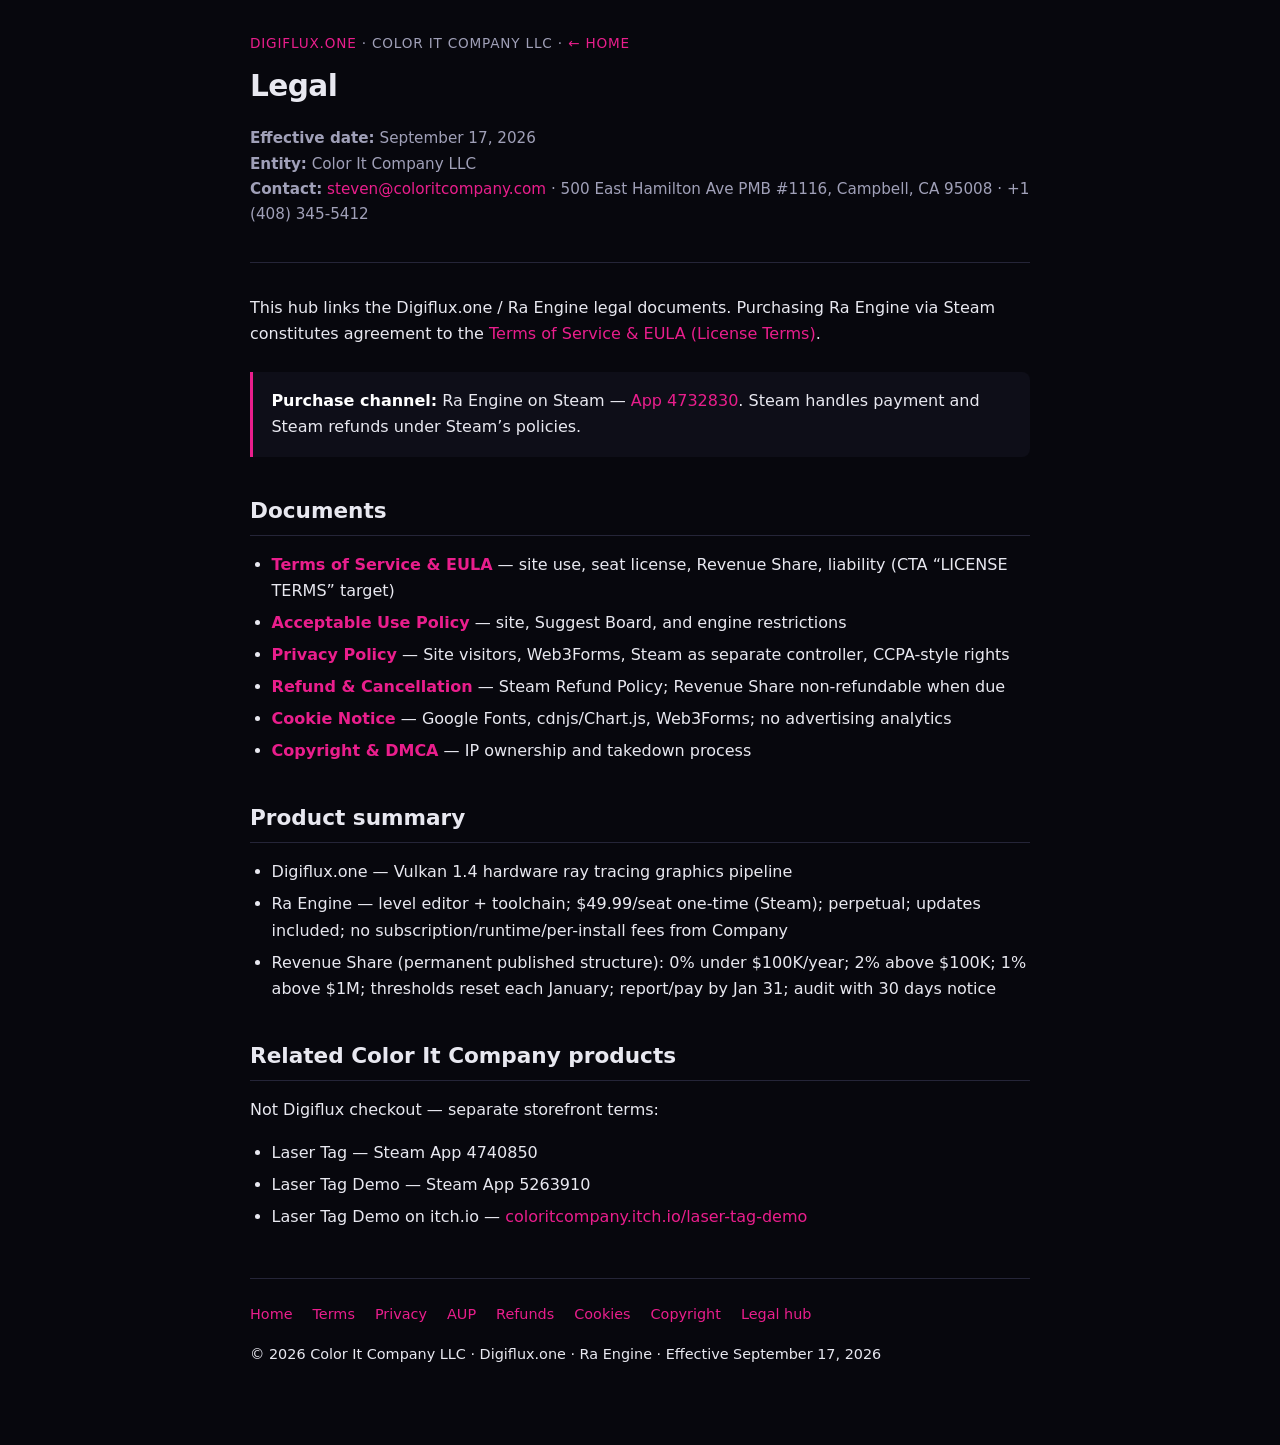
<file: legal/index.html>
<!DOCTYPE html>
<html lang="en">
<head>
  <meta charset="utf-8">
  <meta name="viewport" content="width=device-width, initial-scale=1">
  <title>Legal — Digiflux.one</title>
  <meta name="description" content="Legal documents for Digiflux.one and Ra Engine (Color It Company LLC)">
  <link rel="stylesheet" href="../legal-styles.css">
</head>
<body>
  <div class="wrap">
    <header class="legal-header">
      <div class="brand"><a href="https://digiflux.one/">Digiflux.one</a> · Color It Company LLC · <a href="https://digiflux.one/">← Home</a></div>
      <h1>Legal</h1>
      <p class="meta"><strong>Effective date:</strong> September 17, 2026<br>
      <strong>Entity:</strong> Color It Company LLC<br>
      <strong>Contact:</strong> <a href="mailto:steven@coloritcompany.com">steven@coloritcompany.com</a> · 500 East Hamilton Ave PMB #1116, Campbell, CA 95008 · +1 (408) 345-5412</p>
    </header>
    <main>
      <p>This hub links the Digiflux.one / Ra Engine legal documents. Purchasing Ra Engine via Steam constitutes agreement to the <a href="/terms/">Terms of Service &amp; EULA (License Terms)</a>.</p>
      <div class="callout">
        <strong>Purchase channel:</strong> Ra Engine on Steam —
        <a href="https://store.steampowered.com/app/4732830/Ra_Engine/" rel="noopener">App 4732830</a>.
        Steam handles payment and Steam refunds under Steam’s policies.
      </div>
      <h2 id="documents">Documents</h2>
      <ul>
        <li><a href="/terms/"><strong>Terms of Service &amp; EULA</strong></a> — site use, seat license, Revenue Share, liability (CTA “LICENSE TERMS” target)</li>
        <li><a href="/aup/"><strong>Acceptable Use Policy</strong></a> — site, Suggest Board, and engine restrictions</li>
        <li><a href="/privacy/"><strong>Privacy Policy</strong></a> — Site visitors, Web3Forms, Steam as separate controller, CCPA-style rights</li>
        <li><a href="/refunds/"><strong>Refund &amp; Cancellation</strong></a> — Steam Refund Policy; Revenue Share non-refundable when due</li>
        <li><a href="/cookies/"><strong>Cookie Notice</strong></a> — Google Fonts, cdnjs/Chart.js, Web3Forms; no advertising analytics</li>
        <li><a href="/copyright/"><strong>Copyright &amp; DMCA</strong></a> — IP ownership and takedown process</li>
      </ul>
      <h2 id="product">Product summary</h2>
      <ul>
        <li>Digiflux.one — Vulkan 1.4 hardware ray tracing graphics pipeline</li>
        <li>Ra Engine — level editor + toolchain; $49.99/seat one-time (Steam); perpetual; updates included; no subscription/runtime/per-install fees from Company</li>
        <li>Revenue Share (permanent published structure): 0% under $100K/year; 2% above $100K; 1% above $1M; thresholds reset each January; report/pay by Jan 31; audit with 30 days notice</li>
      </ul>
      <h2 id="related">Related Color It Company products</h2>
      <p>Not Digiflux checkout — separate storefront terms:</p>
      <ul>
        <li>Laser Tag — Steam App 4740850</li>
        <li>Laser Tag Demo — Steam App 5263910</li>
        <li>Laser Tag Demo on itch.io — <a href="https://coloritcompany.itch.io/laser-tag-demo" rel="noopener">coloritcompany.itch.io/laser-tag-demo</a></li>
      </ul>
    </main>
    <footer class="legal-footer">
      <nav aria-label="Legal documents">
        <a href="https://digiflux.one/">Home</a>
<a href="/terms/">Terms</a>
        <a href="/privacy/">Privacy</a>
        <a href="/aup/">AUP</a>
        <a href="/refunds/">Refunds</a>
        <a href="/cookies/">Cookies</a>
        <a href="/copyright/">Copyright</a>
        <a href="/legal/">Legal hub</a>
      </nav>
      <p>© 2026 Color It Company LLC · Digiflux.one · Ra Engine · Effective September 17, 2026</p>
    </footer>
  </div>
</body>
</html>
</file>
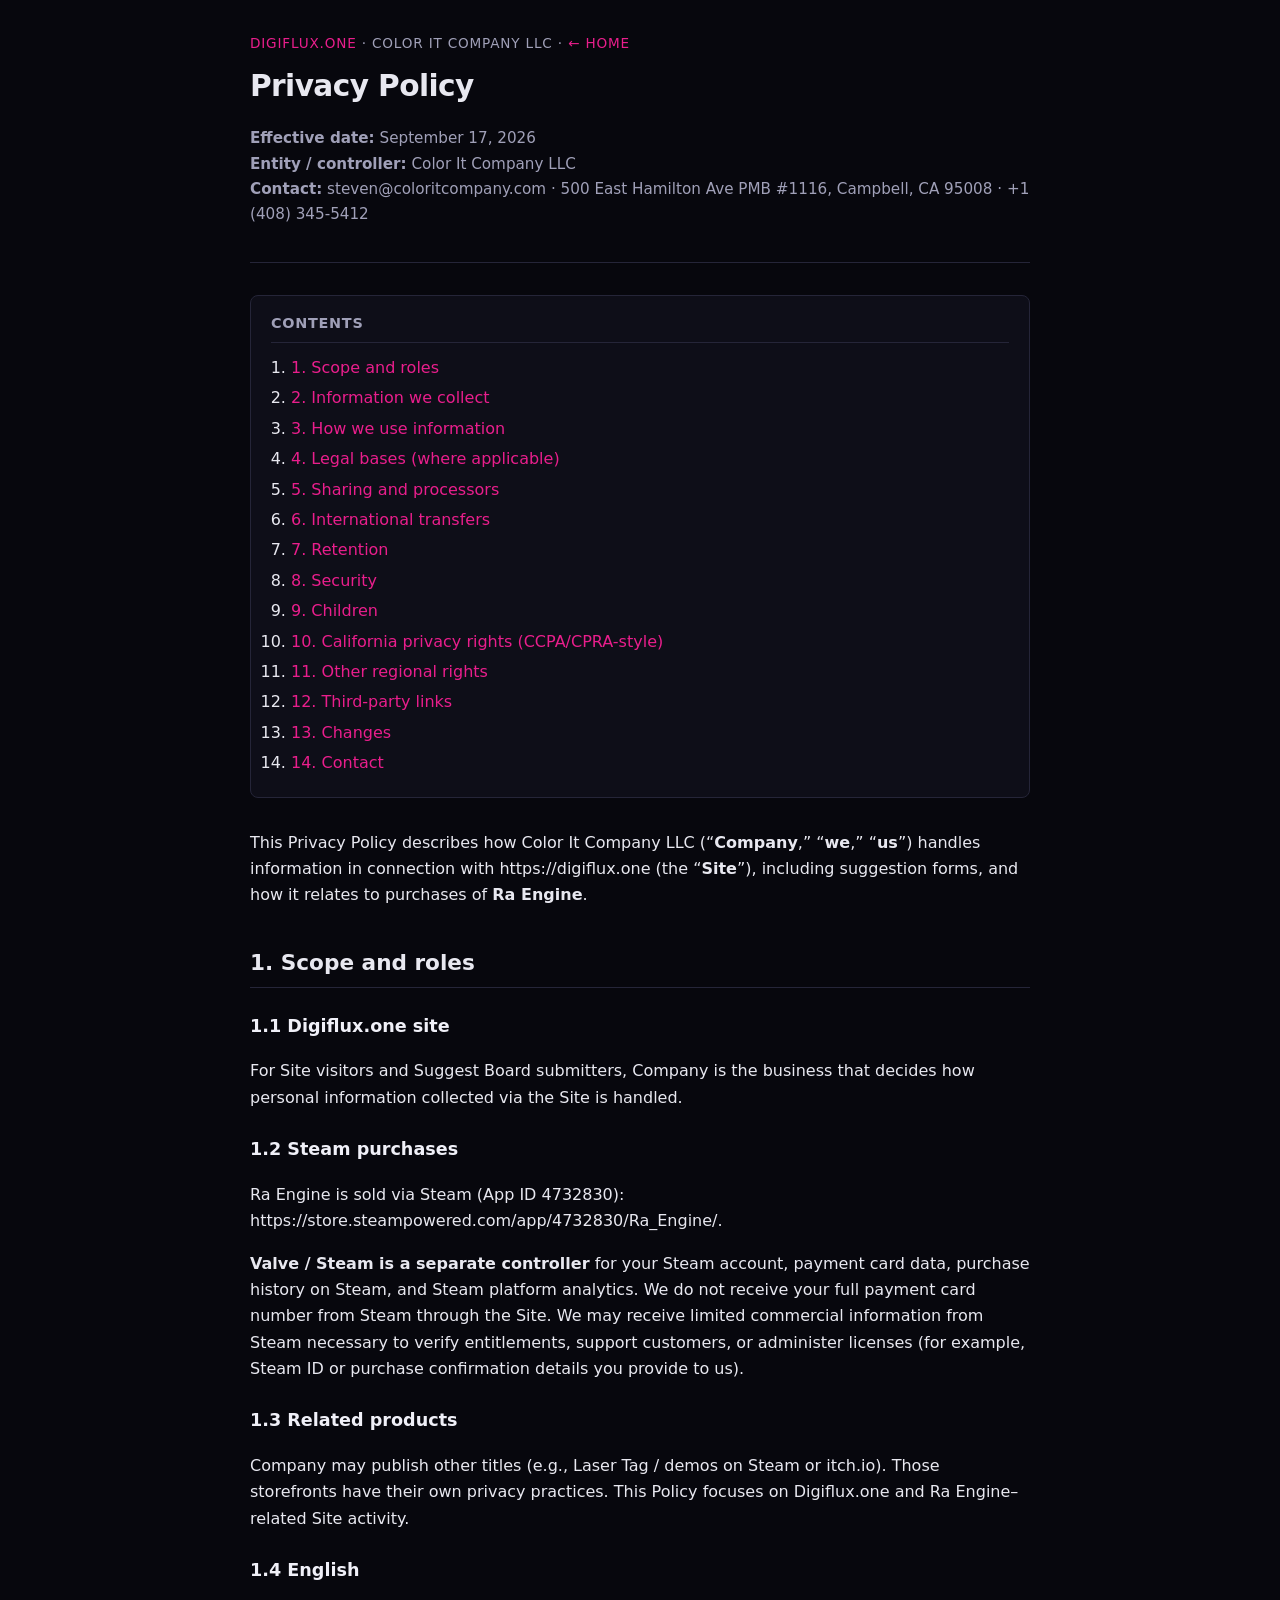
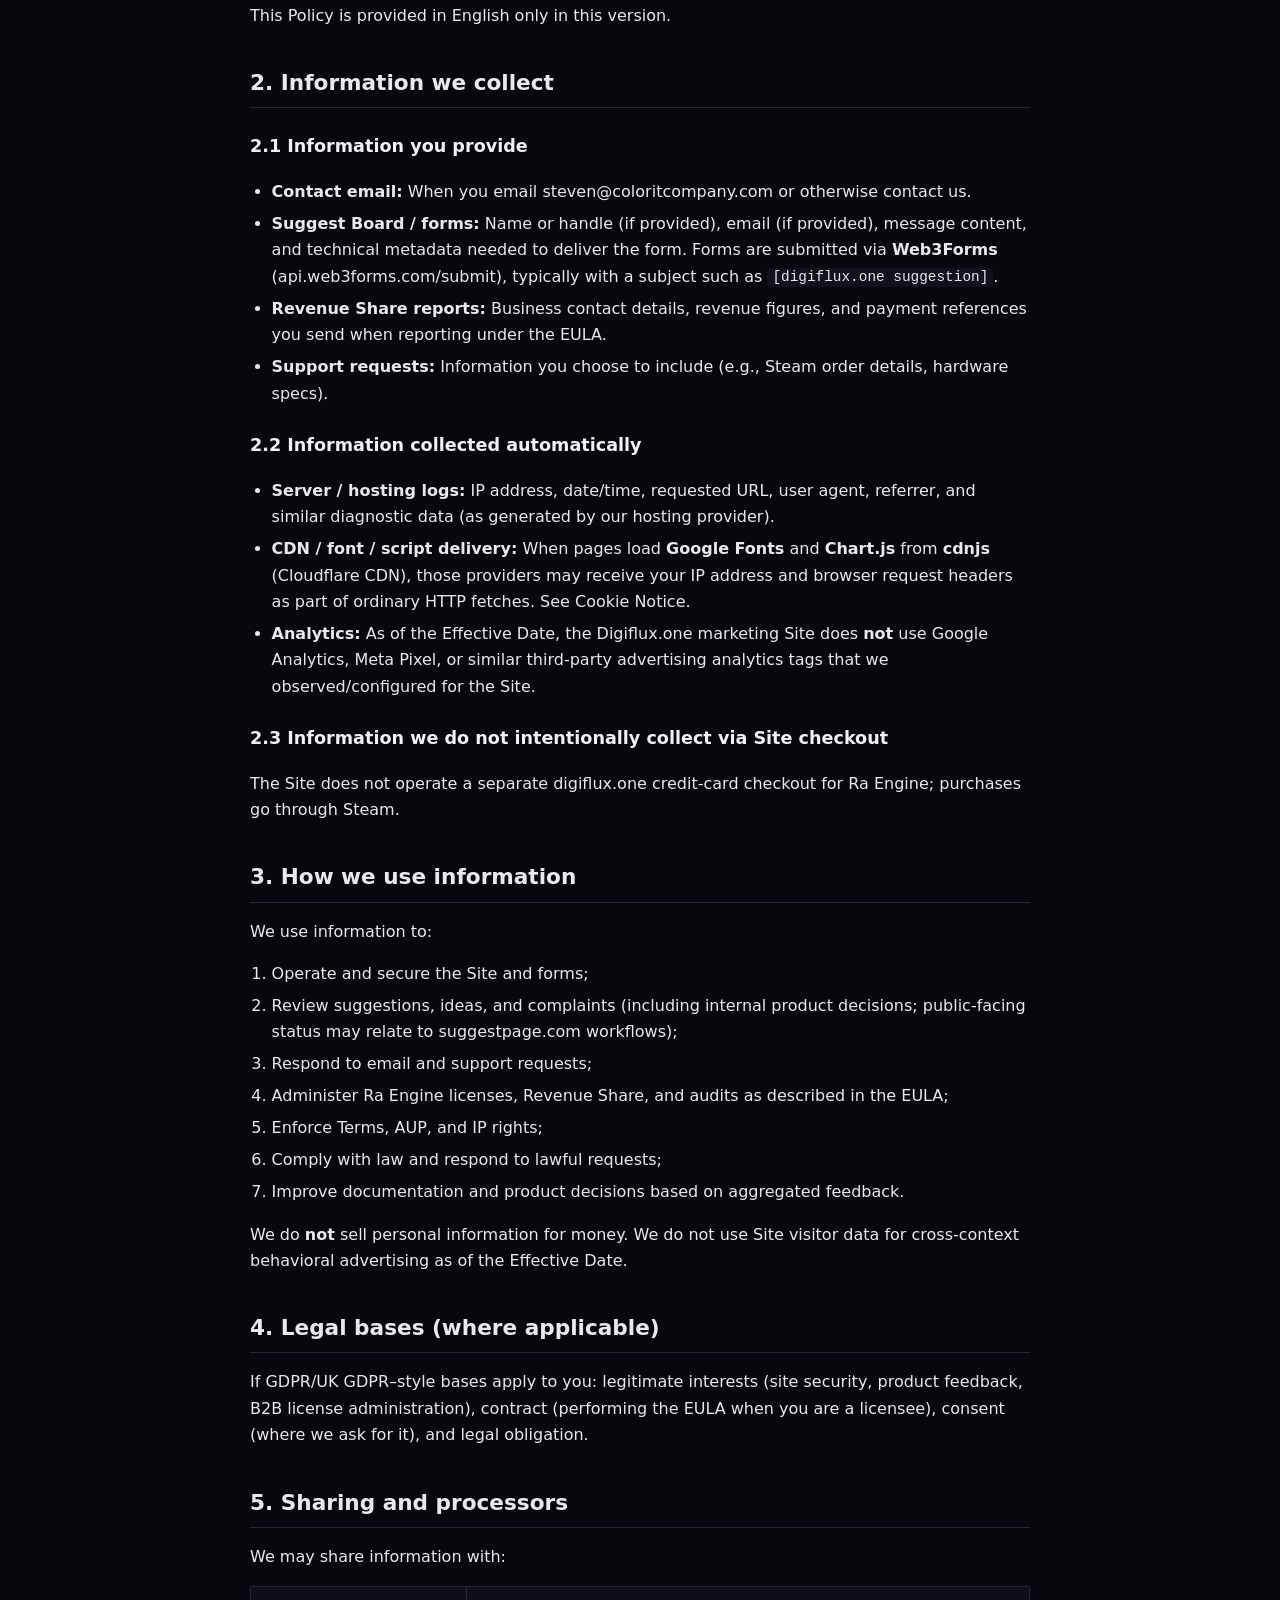
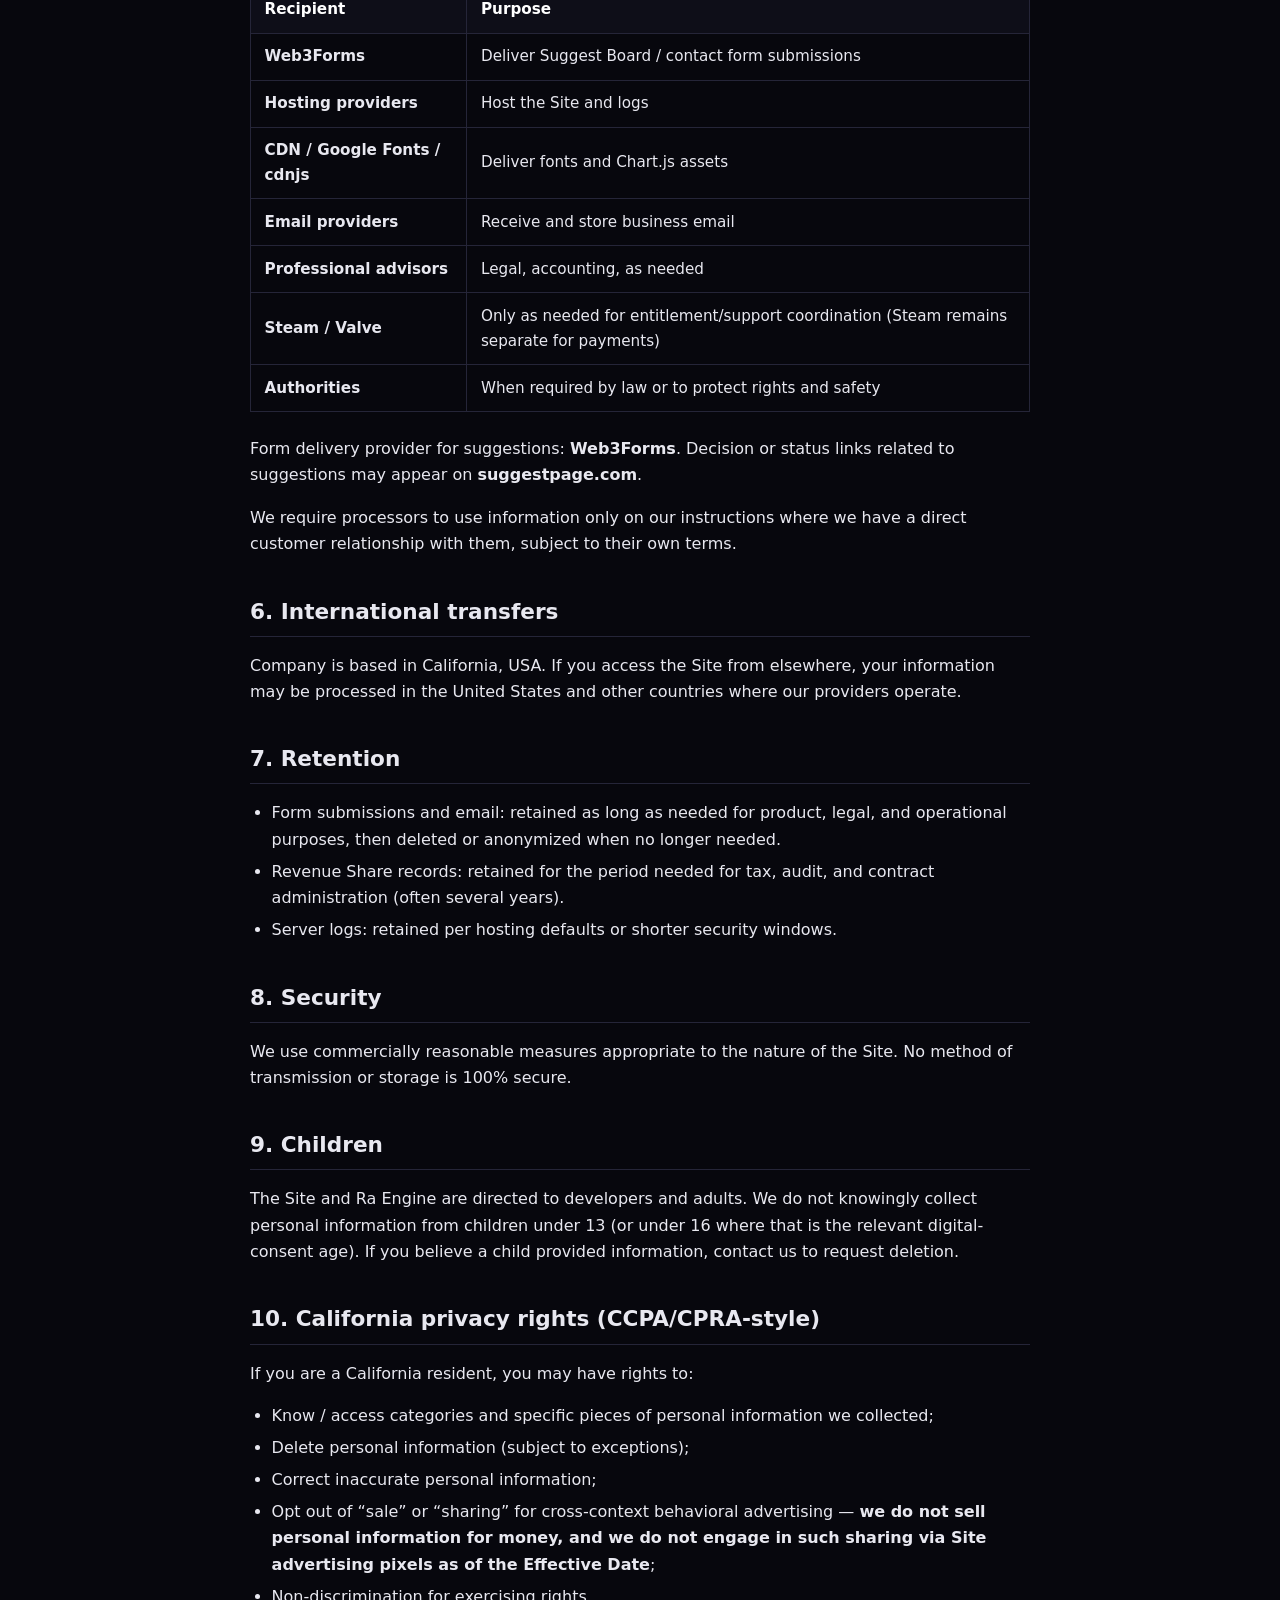
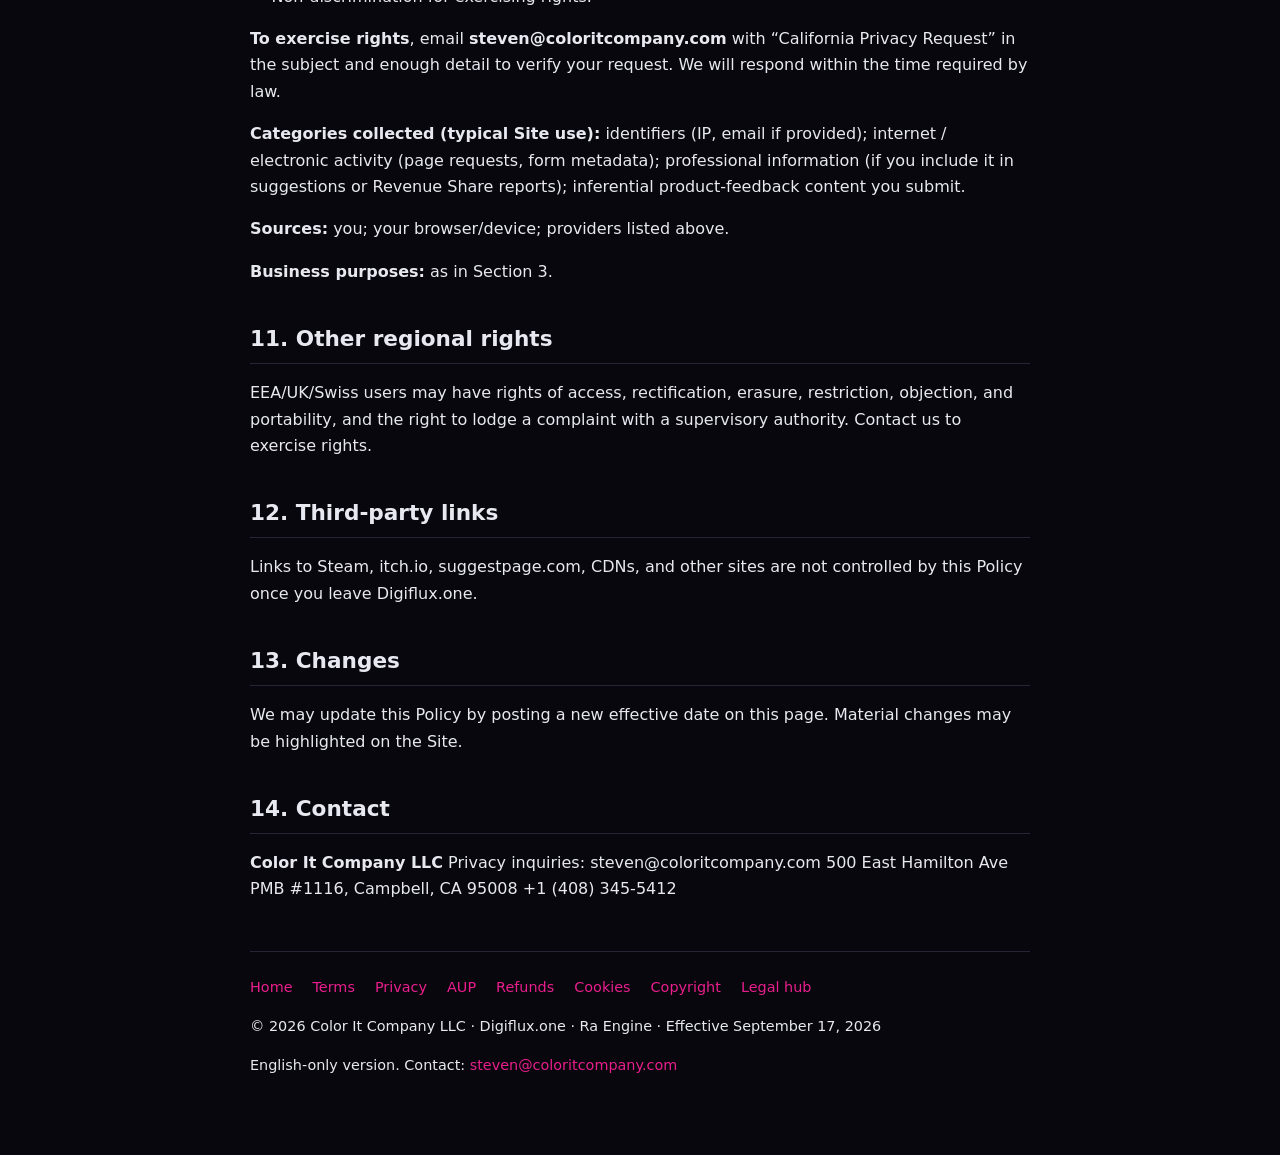
<file: privacy/index.html>
<!DOCTYPE html>
<html lang="en">
<head>
  <meta charset="utf-8">
  <meta name="viewport" content="width=device-width, initial-scale=1">
  <title>Privacy Policy — Digiflux.one</title>
  <meta name="description" content="Privacy Policy for Digiflux.one and Ra Engine-related site activity">
  <meta name="robots" content="index,follow">
  <link rel="stylesheet" href="../legal-styles.css">
</head>
<body>
  <div class="wrap">
    <header class="legal-header">
      <div class="brand"><a href="https://digiflux.one/">Digiflux.one</a> · Color It Company LLC · <a href="https://digiflux.one/">← Home</a></div>
      <h1>Privacy Policy</h1>
      <p class="meta"><strong>Effective date:</strong> September 17, 2026  <br>
<strong>Entity / controller:</strong> Color It Company LLC  <br>
<strong>Contact:</strong> steven@coloritcompany.com · 500 East Hamilton Ave PMB #1116, Campbell, CA 95008 · +1 (408) 345-5412</p>
    </header>
    <nav class="toc" aria-label="Contents"><h2>Contents</h2><ol>
<li><a href="#1-scope-and-roles">1. Scope and roles</a></li>
<li><a href="#2-information-we-collect">2. Information we collect</a></li>
<li><a href="#3-how-we-use-information">3. How we use information</a></li>
<li><a href="#4-legal-bases-where-applicable">4. Legal bases (where applicable)</a></li>
<li><a href="#5-sharing-and-processors">5. Sharing and processors</a></li>
<li><a href="#6-international-transfers">6. International transfers</a></li>
<li><a href="#7-retention">7. Retention</a></li>
<li><a href="#8-security">8. Security</a></li>
<li><a href="#9-children">9. Children</a></li>
<li><a href="#10-california-privacy-rights-ccpacpra-style">10. California privacy rights (CCPA/CPRA-style)</a></li>
<li><a href="#11-other-regional-rights">11. Other regional rights</a></li>
<li><a href="#12-third-party-links">12. Third-party links</a></li>
<li><a href="#13-changes">13. Changes</a></li>
<li><a href="#14-contact">14. Contact</a></li>
</ol></nav>
    <main>
<p>This Privacy Policy describes how Color It Company LLC (“<strong>Company</strong>,” “<strong>we</strong>,” “<strong>us</strong>”) handles information in connection with https://digiflux.one (the “<strong>Site</strong>”), including suggestion forms, and how it relates to purchases of <strong>Ra Engine</strong>.</p>
<h2 id="1-scope-and-roles">1. Scope and roles</h2>
<h3 id="11-digifluxone-site">1.1 Digiflux.one site</h3>
<p>For Site visitors and Suggest Board submitters, Company is the business that decides how personal information collected via the Site is handled.</p>
<h3 id="12-steam-purchases">1.2 Steam purchases</h3>
<p>Ra Engine is sold via Steam (App ID 4732830): https://store.steampowered.com/app/4732830/Ra_Engine/.  </p>
<p><strong>Valve / Steam is a separate controller</strong> for your Steam account, payment card data, purchase history on Steam, and Steam platform analytics. We do not receive your full payment card number from Steam through the Site. We may receive limited commercial information from Steam necessary to verify entitlements, support customers, or administer licenses (for example, Steam ID or purchase confirmation details you provide to us).</p>
<h3 id="13-related-products">1.3 Related products</h3>
<p>Company may publish other titles (e.g., Laser Tag / demos on Steam or itch.io). Those storefronts have their own privacy practices. This Policy focuses on Digiflux.one and Ra Engine–related Site activity.</p>
<h3 id="14-english">1.4 English</h3>
<p>This Policy is provided in English only in this version.</p>
<h2 id="2-information-we-collect">2. Information we collect</h2>
<h3 id="21-information-you-provide">2.1 Information you provide</h3>
<ul>
<li><strong>Contact email:</strong> When you email steven@coloritcompany.com or otherwise contact us.  </li>
<li><strong>Suggest Board / forms:</strong> Name or handle (if provided), email (if provided), message content, and technical metadata needed to deliver the form. Forms are submitted via <strong>Web3Forms</strong> (api.web3forms.com/submit), typically with a subject such as <code>[digiflux.one suggestion]</code>.  </li>
<li><strong>Revenue Share reports:</strong> Business contact details, revenue figures, and payment references you send when reporting under the EULA.  </li>
<li><strong>Support requests:</strong> Information you choose to include (e.g., Steam order details, hardware specs).</li>
</ul>
<h3 id="22-information-collected-automatically">2.2 Information collected automatically</h3>
<ul>
<li><strong>Server / hosting logs:</strong> IP address, date/time, requested URL, user agent, referrer, and similar diagnostic data (as generated by our hosting provider).  </li>
<li><strong>CDN / font / script delivery:</strong> When pages load <strong>Google Fonts</strong> and <strong>Chart.js</strong> from <strong>cdnjs</strong> (Cloudflare CDN), those providers may receive your IP address and browser request headers as part of ordinary HTTP fetches. See Cookie Notice.  </li>
<li><strong>Analytics:</strong> As of the Effective Date, the Digiflux.one marketing Site does <strong>not</strong> use Google Analytics, Meta Pixel, or similar third-party advertising analytics tags that we observed/configured for the Site.</li>
</ul>
<h3 id="23-information-we-do-not-intentionally-collect-via-site-checkout">2.3 Information we do not intentionally collect via Site checkout</h3>
<p>The Site does not operate a separate digiflux.one credit-card checkout for Ra Engine; purchases go through Steam.</p>
<h2 id="3-how-we-use-information">3. How we use information</h2>
<p>We use information to:</p>
<ol>
<li>Operate and secure the Site and forms;  </li>
<li>Review suggestions, ideas, and complaints (including internal product decisions; public-facing status may relate to suggestpage.com workflows);  </li>
<li>Respond to email and support requests;  </li>
<li>Administer Ra Engine licenses, Revenue Share, and audits as described in the EULA;  </li>
<li>Enforce Terms, AUP, and IP rights;  </li>
<li>Comply with law and respond to lawful requests;  </li>
<li>Improve documentation and product decisions based on aggregated feedback.</li>
</ol>
<p>We do <strong>not</strong> sell personal information for money. We do not use Site visitor data for cross-context behavioral advertising as of the Effective Date.</p>
<h2 id="4-legal-bases-where-applicable">4. Legal bases (where applicable)</h2>
<p>If GDPR/UK GDPR–style bases apply to you: legitimate interests (site security, product feedback, B2B license administration), contract (performing the EULA when you are a licensee), consent (where we ask for it), and legal obligation.</p>
<h2 id="5-sharing-and-processors">5. Sharing and processors</h2>
<p>We may share information with:</p>
<table>
<tr><th>Recipient</th><th>Purpose</th></tr>
<tr><td><strong>Web3Forms</strong></td><td>Deliver Suggest Board / contact form submissions</td></tr>
<tr><td><strong>Hosting providers</strong></td><td>Host the Site and logs</td></tr>
<tr><td><strong>CDN / Google Fonts / cdnjs</strong></td><td>Deliver fonts and Chart.js assets</td></tr>
<tr><td><strong>Email providers</strong></td><td>Receive and store business email</td></tr>
<tr><td><strong>Professional advisors</strong></td><td>Legal, accounting, as needed</td></tr>
<tr><td><strong>Steam / Valve</strong></td><td>Only as needed for entitlement/support coordination (Steam remains separate for payments)</td></tr>
<tr><td><strong>Authorities</strong></td><td>When required by law or to protect rights and safety</td></tr>
</table>
<p>Form delivery provider for suggestions: <strong>Web3Forms</strong>. Decision or status links related to suggestions may appear on <strong>suggestpage.com</strong>.</p>
<p>We require processors to use information only on our instructions where we have a direct customer relationship with them, subject to their own terms.</p>
<h2 id="6-international-transfers">6. International transfers</h2>
<p>Company is based in California, USA. If you access the Site from elsewhere, your information may be processed in the United States and other countries where our providers operate.</p>
<h2 id="7-retention">7. Retention</h2>
<ul>
<li>Form submissions and email: retained as long as needed for product, legal, and operational purposes, then deleted or anonymized when no longer needed.  </li>
<li>Revenue Share records: retained for the period needed for tax, audit, and contract administration (often several years).  </li>
<li>Server logs: retained per hosting defaults or shorter security windows.</li>
</ul>
<h2 id="8-security">8. Security</h2>
<p>We use commercially reasonable measures appropriate to the nature of the Site. No method of transmission or storage is 100% secure.</p>
<h2 id="9-children">9. Children</h2>
<p>The Site and Ra Engine are directed to developers and adults. We do not knowingly collect personal information from children under 13 (or under 16 where that is the relevant digital-consent age). If you believe a child provided information, contact us to request deletion.</p>
<h2 id="10-california-privacy-rights-ccpacpra-style">10. California privacy rights (CCPA/CPRA-style)</h2>
<p>If you are a California resident, you may have rights to:</p>
<ul>
<li>Know / access categories and specific pieces of personal information we collected;  </li>
<li>Delete personal information (subject to exceptions);  </li>
<li>Correct inaccurate personal information;  </li>
<li>Opt out of “sale” or “sharing” for cross-context behavioral advertising — <strong>we do not sell personal information for money, and we do not engage in such sharing via Site advertising pixels as of the Effective Date</strong>;  </li>
<li>Non-discrimination for exercising rights.</li>
</ul>
<p><strong>To exercise rights</strong>, email <strong>steven@coloritcompany.com</strong> with “California Privacy Request” in the subject and enough detail to verify your request. We will respond within the time required by law.</p>
<p><strong>Categories collected (typical Site use):</strong> identifiers (IP, email if provided); internet / electronic activity (page requests, form metadata); professional information (if you include it in suggestions or Revenue Share reports); inferential product-feedback content you submit.</p>
<p><strong>Sources:</strong> you; your browser/device; providers listed above.  </p>
<p><strong>Business purposes:</strong> as in Section 3.</p>
<h2 id="11-other-regional-rights">11. Other regional rights</h2>
<p>EEA/UK/Swiss users may have rights of access, rectification, erasure, restriction, objection, and portability, and the right to lodge a complaint with a supervisory authority. Contact us to exercise rights.</p>
<h2 id="12-third-party-links">12. Third-party links</h2>
<p>Links to Steam, itch.io, suggestpage.com, CDNs, and other sites are not controlled by this Policy once you leave Digiflux.one.</p>
<h2 id="13-changes">13. Changes</h2>
<p>We may update this Policy by posting a new effective date on this page. Material changes may be highlighted on the Site.</p>
<h2 id="14-contact">14. Contact</h2>
<p><strong>Color It Company LLC</strong>   Privacy inquiries: steven@coloritcompany.com   500 East Hamilton Ave PMB #1116, Campbell, CA 95008   +1 (408) 345-5412</p>
    </main>
    <footer class="legal-footer">
      <nav aria-label="Legal documents">
<a href="https://digiflux.one/">Home</a>
<a href="/terms/">Terms</a>
<a href="/privacy/">Privacy</a>
<a href="/aup/">AUP</a>
<a href="/refunds/">Refunds</a>
<a href="/cookies/">Cookies</a>
<a href="/copyright/">Copyright</a>
<a href="/legal/">Legal hub</a>
      </nav>
      <p>© 2026 Color It Company LLC · Digiflux.one · Ra Engine · Effective September 17, 2026</p>
      <p>English-only version. Contact: <a href="mailto:steven@coloritcompany.com">steven@coloritcompany.com</a></p>
    </footer>
  </div>
</body>
</html>
</file>
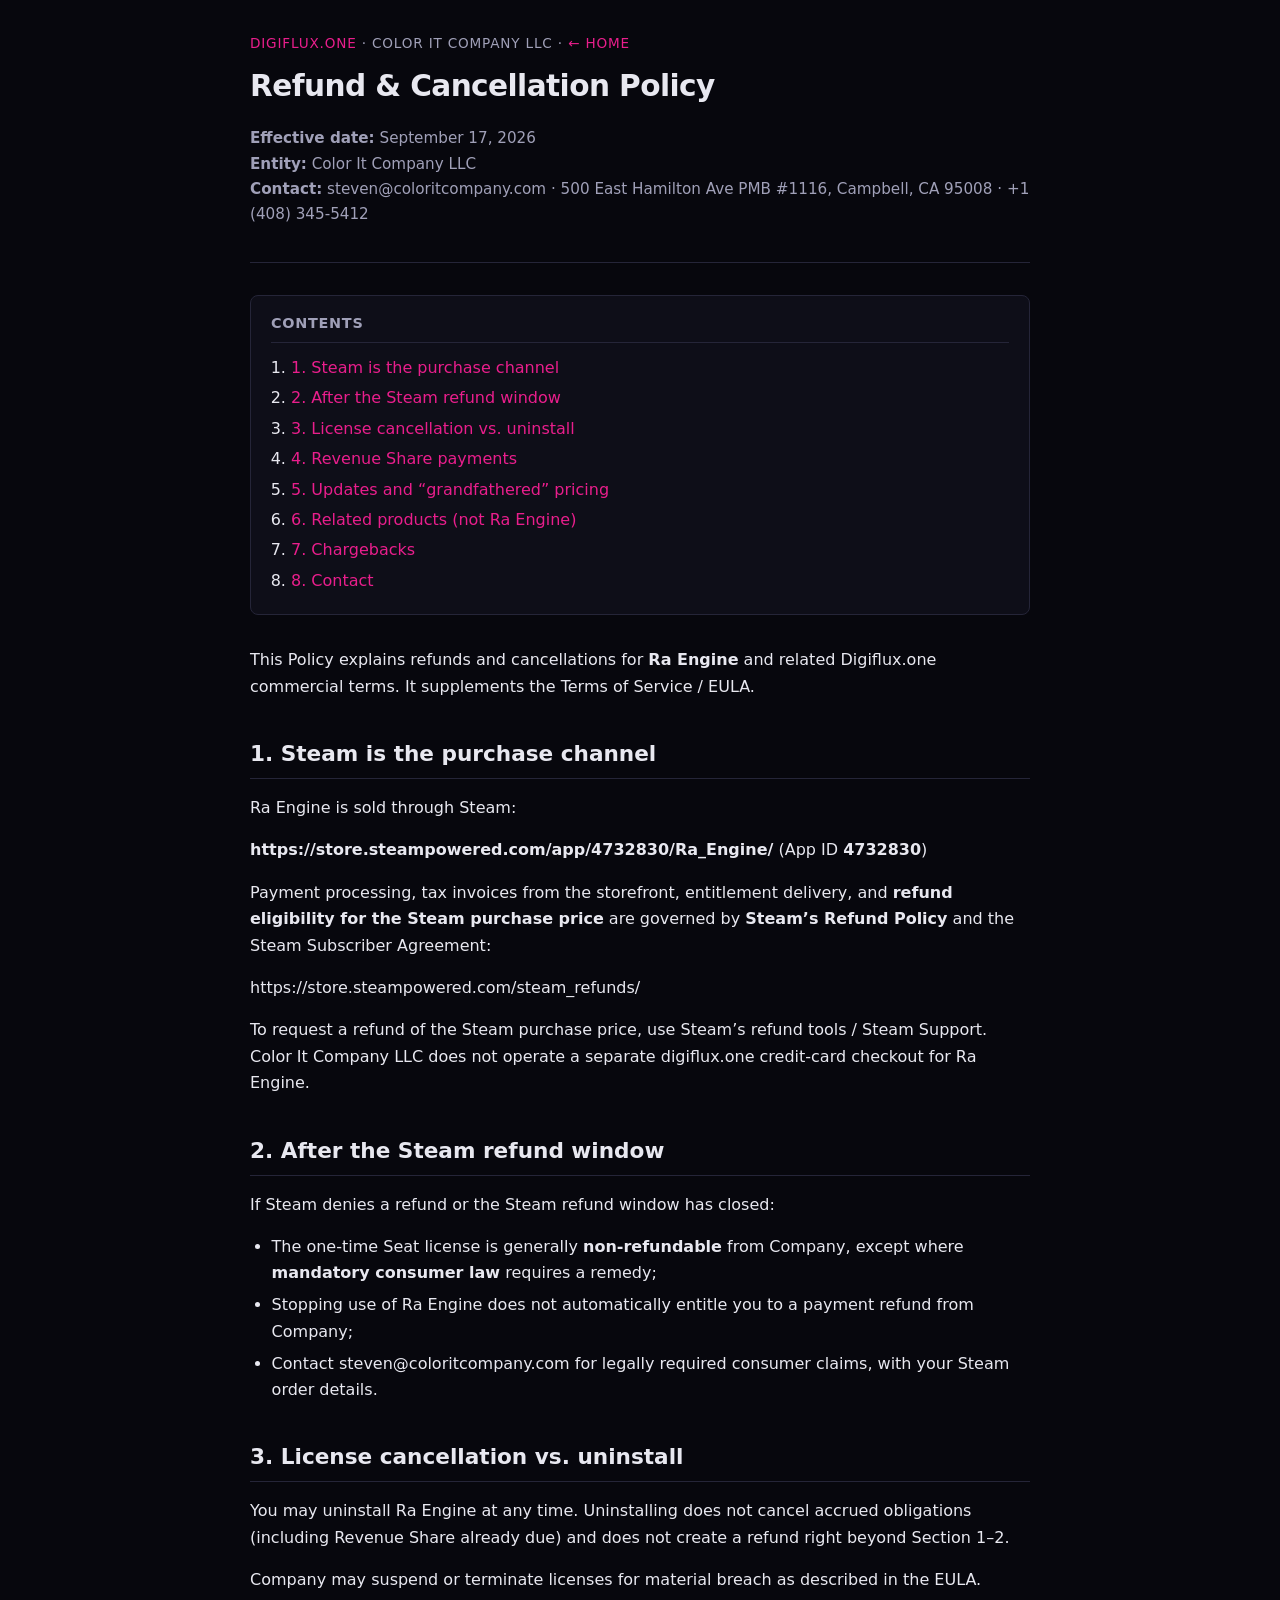
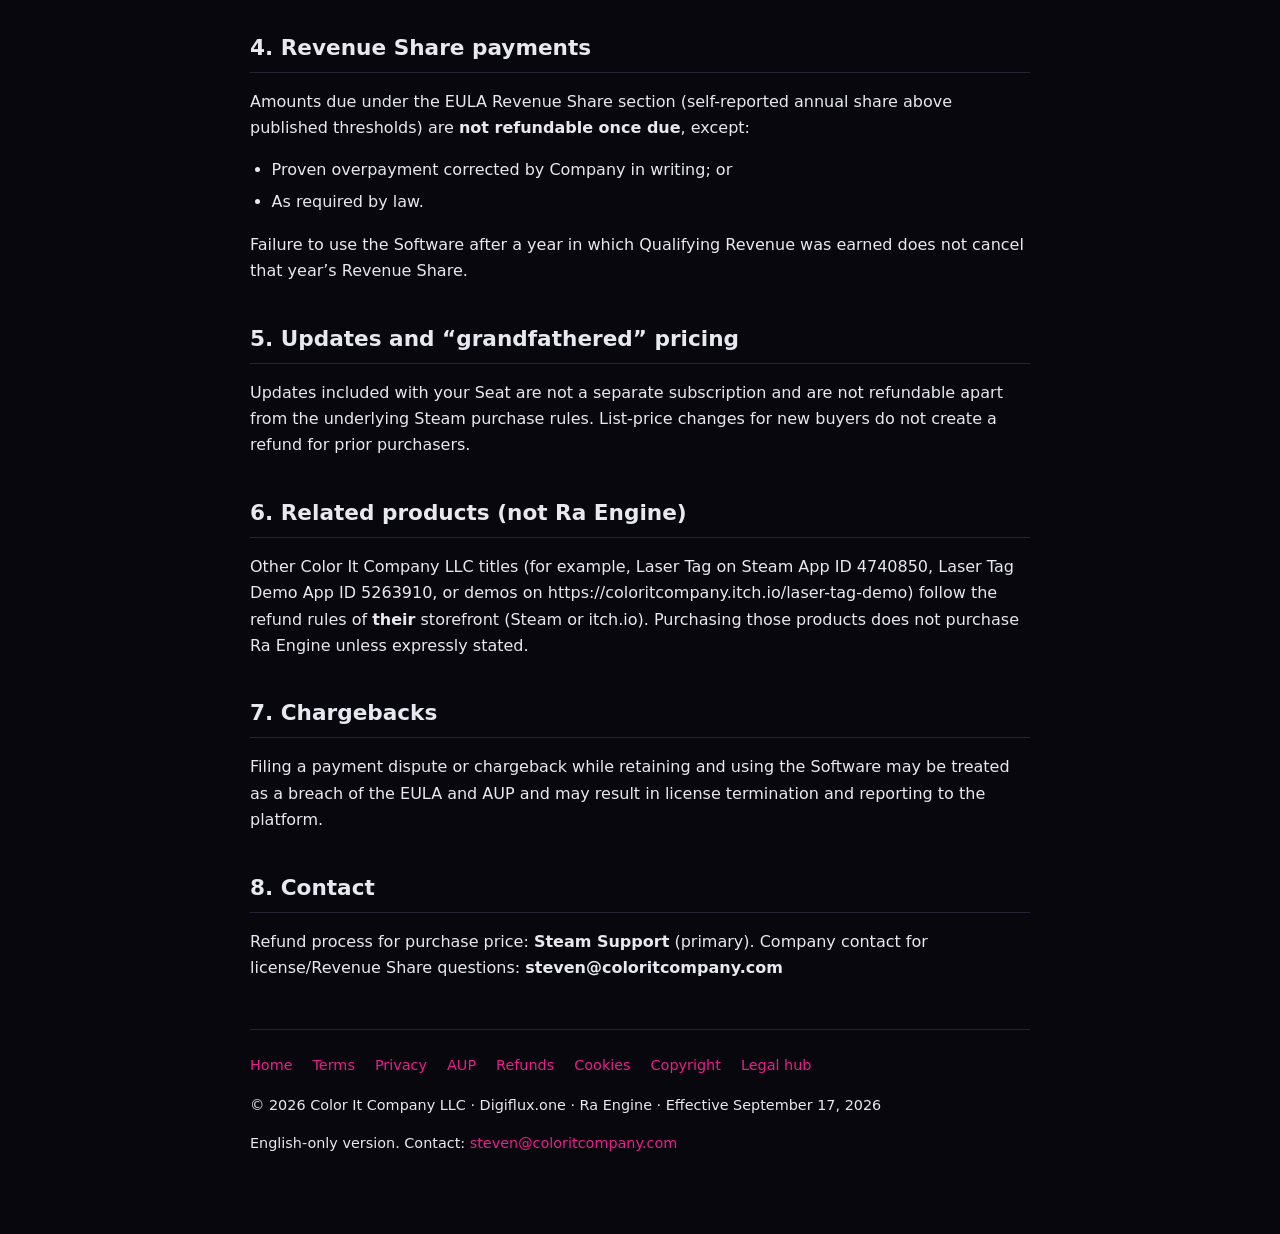
<file: refunds/index.html>
<!DOCTYPE html>
<html lang="en">
<head>
  <meta charset="utf-8">
  <meta name="viewport" content="width=device-width, initial-scale=1">
  <title>Refund &amp; Cancellation Policy — Digiflux.one</title>
  <meta name="description" content="Refund and cancellation policy for Ra Engine (Steam) and Revenue Share">
  <meta name="robots" content="index,follow">
  <link rel="stylesheet" href="../legal-styles.css">
</head>
<body>
  <div class="wrap">
    <header class="legal-header">
      <div class="brand"><a href="https://digiflux.one/">Digiflux.one</a> · Color It Company LLC · <a href="https://digiflux.one/">← Home</a></div>
      <h1>Refund &amp; Cancellation Policy</h1>
      <p class="meta"><strong>Effective date:</strong> September 17, 2026  <br>
<strong>Entity:</strong> Color It Company LLC  <br>
<strong>Contact:</strong> steven@coloritcompany.com · 500 East Hamilton Ave PMB #1116, Campbell, CA 95008 · +1 (408) 345-5412</p>
    </header>
    <nav class="toc" aria-label="Contents"><h2>Contents</h2><ol>
<li><a href="#1-steam-is-the-purchase-channel">1. Steam is the purchase channel</a></li>
<li><a href="#2-after-the-steam-refund-window">2. After the Steam refund window</a></li>
<li><a href="#3-license-cancellation-vs-uninstall">3. License cancellation vs. uninstall</a></li>
<li><a href="#4-revenue-share-payments">4. Revenue Share payments</a></li>
<li><a href="#5-updates-and-grandfathered-pricing">5. Updates and “grandfathered” pricing</a></li>
<li><a href="#6-related-products-not-ra-engine">6. Related products (not Ra Engine)</a></li>
<li><a href="#7-chargebacks">7. Chargebacks</a></li>
<li><a href="#8-contact">8. Contact</a></li>
</ol></nav>
    <main>
<p>This Policy explains refunds and cancellations for <strong>Ra Engine</strong> and related Digiflux.one commercial terms. It supplements the Terms of Service / EULA.</p>
<h2 id="1-steam-is-the-purchase-channel">1. Steam is the purchase channel</h2>
<p>Ra Engine is sold through Steam:</p>
<p><strong>https://store.steampowered.com/app/4732830/Ra_Engine/</strong> (App ID <strong>4732830</strong>)</p>
<p>Payment processing, tax invoices from the storefront, entitlement delivery, and <strong>refund eligibility for the Steam purchase price</strong> are governed by <strong>Steam’s Refund Policy</strong> and the Steam Subscriber Agreement:</p>
<p>https://store.steampowered.com/steam_refunds/</p>
<p>To request a refund of the Steam purchase price, use Steam’s refund tools / Steam Support. Color It Company LLC does not operate a separate digiflux.one credit-card checkout for Ra Engine.</p>
<h2 id="2-after-the-steam-refund-window">2. After the Steam refund window</h2>
<p>If Steam denies a refund or the Steam refund window has closed:</p>
<ul>
<li>The one-time Seat license is generally <strong>non-refundable</strong> from Company, except where <strong>mandatory consumer law</strong> requires a remedy;  </li>
<li>Stopping use of Ra Engine does not automatically entitle you to a payment refund from Company;  </li>
<li>Contact steven@coloritcompany.com for legally required consumer claims, with your Steam order details.</li>
</ul>
<h2 id="3-license-cancellation-vs-uninstall">3. License cancellation vs. uninstall</h2>
<p>You may uninstall Ra Engine at any time. Uninstalling does not cancel accrued obligations (including Revenue Share already due) and does not create a refund right beyond Section 1–2.</p>
<p>Company may suspend or terminate licenses for material breach as described in the EULA.</p>
<h2 id="4-revenue-share-payments">4. Revenue Share payments</h2>
<p>Amounts due under the EULA Revenue Share section (self-reported annual share above published thresholds) are <strong>not refundable once due</strong>, except:</p>
<ul>
<li>Proven overpayment corrected by Company in writing; or  </li>
<li>As required by law.</li>
</ul>
<p>Failure to use the Software after a year in which Qualifying Revenue was earned does not cancel that year’s Revenue Share.</p>
<h2 id="5-updates-and-grandfathered-pricing">5. Updates and “grandfathered” pricing</h2>
<p>Updates included with your Seat are not a separate subscription and are not refundable apart from the underlying Steam purchase rules. List-price changes for new buyers do not create a refund for prior purchasers.</p>
<h2 id="6-related-products-not-ra-engine">6. Related products (not Ra Engine)</h2>
<p>Other Color It Company LLC titles (for example, Laser Tag on Steam App ID 4740850, Laser Tag Demo App ID 5263910, or demos on https://coloritcompany.itch.io/laser-tag-demo) follow the refund rules of <strong>their</strong> storefront (Steam or itch.io). Purchasing those products does not purchase Ra Engine unless expressly stated.</p>
<h2 id="7-chargebacks">7. Chargebacks</h2>
<p>Filing a payment dispute or chargeback while retaining and using the Software may be treated as a breach of the EULA and AUP and may result in license termination and reporting to the platform.</p>
<h2 id="8-contact">8. Contact</h2>
<p>Refund process for purchase price: <strong>Steam Support</strong> (primary).   Company contact for license/Revenue Share questions: <strong>steven@coloritcompany.com</strong></p>
    </main>
    <footer class="legal-footer">
      <nav aria-label="Legal documents">
<a href="https://digiflux.one/">Home</a>
<a href="/terms/">Terms</a>
<a href="/privacy/">Privacy</a>
<a href="/aup/">AUP</a>
<a href="/refunds/">Refunds</a>
<a href="/cookies/">Cookies</a>
<a href="/copyright/">Copyright</a>
<a href="/legal/">Legal hub</a>
      </nav>
      <p>© 2026 Color It Company LLC · Digiflux.one · Ra Engine · Effective September 17, 2026</p>
      <p>English-only version. Contact: <a href="mailto:steven@coloritcompany.com">steven@coloritcompany.com</a></p>
    </footer>
  </div>
</body>
</html>
</file>
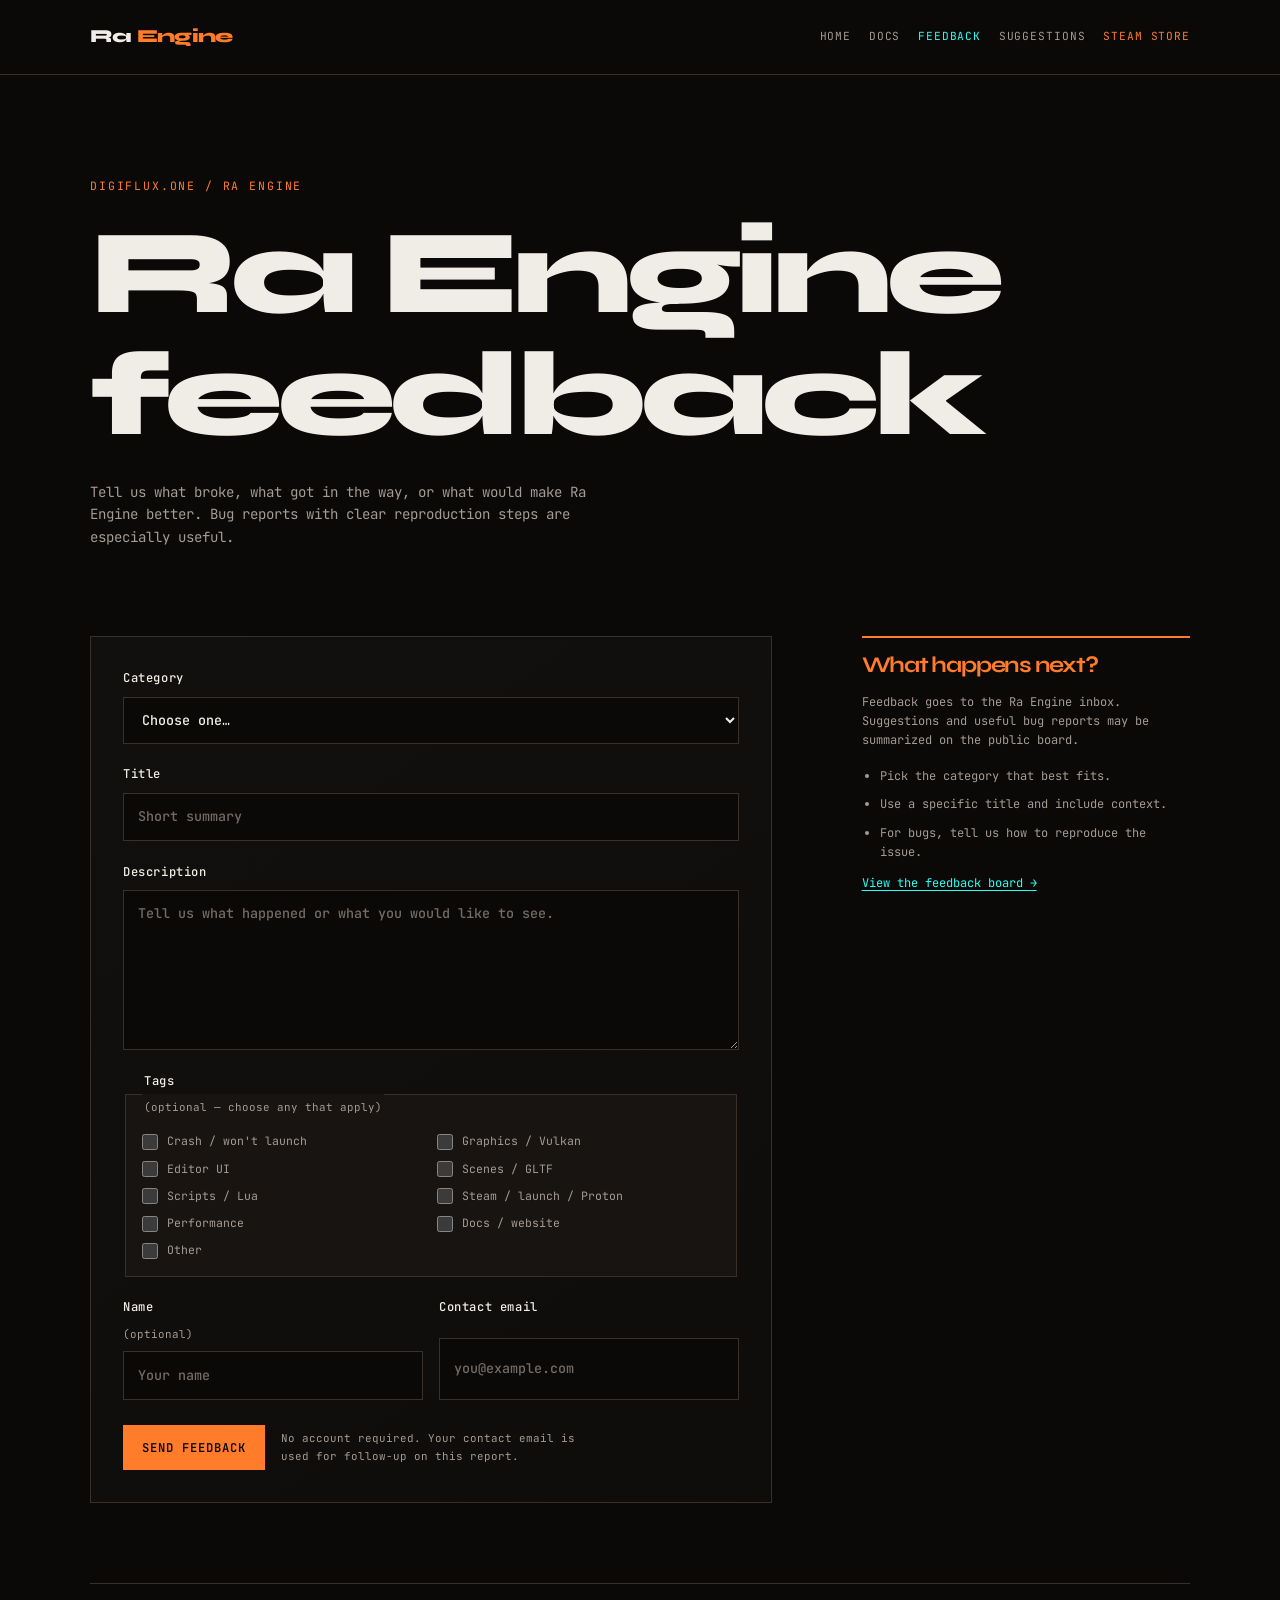
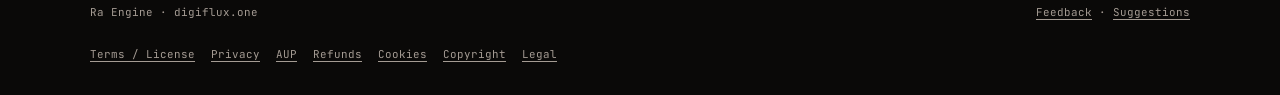
<file: suggest/index.html>
<!doctype html>
<html lang="en">
<head>
  <meta charset="utf-8">
  <meta name="viewport" content="width=device-width, initial-scale=1">
  <title>Ra Engine feedback — digiflux.one</title>
  <meta name="description" content="Send feedback about Ra Engine to digiflux.one.">
  <link rel="canonical" href="https://digiflux.one/suggest/">
  <link rel="preconnect" href="https://fonts.googleapis.com">
  <link rel="preconnect" href="https://fonts.gstatic.com" crossorigin>
  <link href="https://fonts.googleapis.com/css2?family=JetBrains+Mono:wght@400;500;600&family=Syne:wght@500;600;700;800&display=swap" rel="stylesheet">
  <style>
    :root { color-scheme: dark; --bg:#0a0908; --panel:#12100e; --panel-2:#171411; --line:#39302a; --text:#f0ece6; --muted:#a49b93; --orange:#ff7c2a; --cyan:#2afff4; --danger:#ff9c7c; }
    *,*::before,*::after { box-sizing:border-box; }
    html { background:var(--bg); scroll-behavior:smooth; }
    body { margin:0; min-width:320px; background:var(--bg); color:var(--text); font-family:"JetBrains Mono",monospace; line-height:1.6; -webkit-font-smoothing:antialiased; }
    a { color:var(--cyan); text-underline-offset:3px; }
    a:hover { color:var(--orange); }
    .skip-link { position:absolute; left:-9999px; top:auto; }
    .skip-link:focus { left:1rem; top:1rem; z-index:10; padding:.65rem .9rem; background:var(--orange); color:var(--bg); }
    .shell { width:min(1100px,calc(100% - 2rem)); margin:0 auto; }
    .site-header { border-bottom:1px solid var(--line); }
    .nav { min-height:74px; display:flex; align-items:center; justify-content:space-between; gap:1.25rem; flex-wrap:wrap; }
    .brand { color:var(--text); font-family:"Syne",sans-serif; font-size:1.15rem; font-weight:800; letter-spacing:-.04em; text-decoration:none; white-space:nowrap; }
    .brand span { color:var(--orange); }
    .nav-links { display:flex; align-items:center; justify-content:flex-end; gap:.35rem 1.1rem; flex-wrap:wrap; }
    .nav-links a { color:var(--muted); font-size:.7rem; letter-spacing:.08em; text-decoration:none; text-transform:uppercase; }
    .nav-links a:hover,.nav-links a[aria-current="page"] { color:var(--cyan); }
    .nav-links .steam { color:var(--orange); }
    main { padding:clamp(3.5rem,8vw,7rem) 0 5rem; }
    .eyebrow { margin:0 0 1rem; color:var(--orange); font-size:.72rem; letter-spacing:.16em; text-transform:uppercase; }
    h1,h2 { font-family:"Syne",sans-serif; letter-spacing:-.055em; line-height:1.02; }
    h1 { max-width:11ch; margin:0; font-size:clamp(3.5rem,10vw,7.5rem); font-weight:800; }
    .lede { max-width:62ch; margin:1.5rem 0 0; color:var(--muted); font-size:.88rem; }
    .layout { display:grid; grid-template-columns:minmax(0,1.35fr) minmax(230px,.65fr); gap:clamp(2rem,7vw,6rem); align-items:start; margin-top:clamp(3rem,7vw,5.5rem); }
    .form-card { padding:clamp(1.2rem,3vw,2rem); border:1px solid var(--line); background:linear-gradient(145deg,var(--panel),rgba(18,16,14,.55)); }
    form { display:grid; gap:1.35rem; }
    label,.field-label { display:grid; gap:.5rem; color:var(--text); font-size:.76rem; font-weight:500; letter-spacing:.05em; }
    .hint { color:var(--muted); font-size:.68rem; font-weight:400; letter-spacing:0; }
    input,select,textarea { width:100%; border:1px solid var(--line); border-radius:0; background:var(--bg); color:var(--text); font:inherit; font-size:.84rem; padding:.78rem .85rem; outline:none; }
    input:focus,select:focus,textarea:focus { border-color:var(--cyan); box-shadow:0 0 0 2px rgba(42,255,244,.12); }
    input::placeholder,textarea::placeholder { color:#746b64; }
    textarea { min-height:10rem; resize:vertical; }
    select { appearance:auto; }
    .row { display:grid; grid-template-columns:repeat(2,minmax(0,1fr)); gap:1rem; }
    .field-group { display:grid; gap:1rem; padding:1rem; border:1px solid var(--line); background:var(--panel-2); }
    .field-group[hidden] { display:none; }
    .field-group h2 { margin:0; color:var(--orange); font-size:1.1rem; font-weight:700; }
    .field-group > p { margin:-.45rem 0 0; color:var(--muted); font-size:.7rem; }
    .checks { display:grid; grid-template-columns:repeat(2,minmax(0,1fr)); gap:.55rem .8rem; }
    .check { display:flex; align-items:flex-start; gap:.55rem; color:var(--muted); font-size:.72rem; font-weight:400; letter-spacing:0; }
    .check input { width:1rem; height:1rem; flex:0 0 auto; accent-color:var(--orange); margin:.1rem 0 0; padding:0; }
    .actions { display:flex; align-items:center; gap:1rem; flex-wrap:wrap; padding-top:.25rem; }
    button { border:1px solid var(--orange); border-radius:0; background:var(--orange); color:var(--bg); cursor:pointer; font:600 .76rem "JetBrains Mono",monospace; letter-spacing:.08em; padding:.85rem 1.15rem; text-transform:uppercase; }
    button:hover { border-color:var(--cyan); background:var(--cyan); }
    .form-note { max-width:46ch; margin:0; color:var(--muted); font-size:.68rem; }
    .success { margin:0 0 1.5rem; padding:1rem 1.1rem; border:1px solid var(--cyan); color:var(--text); font-size:.78rem; }
    .success strong { display:block; margin-bottom:.25rem; color:var(--cyan); font-family:"Syne",sans-serif; font-size:1rem; }
    .side { border-top:2px solid var(--orange); padding-top:1rem; }
    .side h2 { margin:0 0 1rem; color:var(--orange); font-size:1.4rem; }
    .side p,.side li { color:var(--muted); font-size:.75rem; }
    .side ul { margin:1rem 0 0; padding-left:1.15rem; }
    .side li+li { margin-top:.6rem; }
    .footer { display:flex; justify-content:space-between; gap:1rem; flex-wrap:wrap; padding:1.25rem 0 2rem; border-top:1px solid var(--line); color:var(--muted); font-size:.68rem; }
    .footer a { color:var(--muted); }
    @media (max-width:760px) { .layout { grid-template-columns:1fr; } .side { order:-1; } }
    @media (max-width:560px) { .nav { padding:1rem 0; } .nav-links { justify-content:flex-start; } .row,.checks { grid-template-columns:1fr; } h1 { font-size:clamp(3.2rem,18vw,5.2rem); } }
  </style>
</head>
<body>
  <a class="skip-link" href="#main">Skip to feedback form</a>
  <header class="site-header">
    <div class="shell nav">
      <a class="brand" href="https://digiflux.one/">Ra <span>Engine</span></a>
      <nav class="nav-links" aria-label="Primary navigation">
        <a href="https://digiflux.one/">Home</a>
        <a href="/">Docs</a>
        <a href="/suggest/" aria-current="page">Feedback</a>
        <a href="/suggestions/">Suggestions</a>
        <a class="steam" href="https://store.steampowered.com/app/4732830/Ra_Engine/">Steam store</a>
      </nav>
    </div>
  </header>

  <main id="main" class="shell">
    <p class="eyebrow">digiflux.one / Ra Engine</p>
    <h1>Ra Engine feedback</h1>
    <p class="lede">Tell us what broke, what got in the way, or what would make Ra Engine better. Bug reports with clear reproduction steps are especially useful.</p>

    <div class="layout">
      <section>
        <div id="success" class="success" hidden role="status">
          <strong>Feedback sent.</strong>
          Thanks — your message is on its way. You can send another report below.
        </div>
        <div class="form-card">
          <form action="https://api.web3forms.com/submit" method="POST">
            <input type="hidden" name="access_key" value="902605fa-2ec9-4f0e-bf78-75afc42da9f5">
            <input type="hidden" name="subject" value="[digiflux.one suggestion]">
            <input type="hidden" name="from_name" value="Ra Engine">
            <input type="hidden" name="redirect" value="https://digiflux.one/suggest/?sent=1">
            <input type="checkbox" name="botcheck" tabindex="-1" autocomplete="off" aria-hidden="true" style="display:none">
            <input type="hidden" name="site" value="digiflux.one">
            <input type="hidden" id="timestamp" name="timestamp" value="">
            <input type="hidden" id="page_url" name="page_url" value="">
            <input type="hidden" id="user_agent" name="user_agent" value="">
            <input type="hidden" id="referrer" name="referrer" value="">

            <label for="category">Category
              <select id="category" name="category" required>
                <option value="" selected disabled>Choose one…</option>
                <option value="Bug">Bug</option>
                <option value="Complaint">Complaint</option>
                <option value="Suggestion">Suggestion</option>
              </select>
            </label>

            <label for="title">Title
              <input id="title" name="title" type="text" maxlength="160" required placeholder="Short summary">
            </label>

            <label for="description">Description
              <textarea id="description" name="description" required placeholder="Tell us what happened or what you would like to see."></textarea>
            </label>

            <fieldset class="field-group">
              <legend class="field-label">Tags <span class="hint">(optional — choose any that apply)</span></legend>
              <div class="checks">
                <label class="check"><input type="checkbox" name="tags[]" value="Crash/won't launch"> Crash / won't launch</label>
                <label class="check"><input type="checkbox" name="tags[]" value="Graphics/Vulkan"> Graphics / Vulkan</label>
                <label class="check"><input type="checkbox" name="tags[]" value="Editor UI"> Editor UI</label>
                <label class="check"><input type="checkbox" name="tags[]" value="Scenes/GLTF"> Scenes / GLTF</label>
                <label class="check"><input type="checkbox" name="tags[]" value="Scripts/Lua"> Scripts / Lua</label>
                <label class="check"><input type="checkbox" name="tags[]" value="Steam/launch/Proton"> Steam / launch / Proton</label>
                <label class="check"><input type="checkbox" name="tags[]" value="Performance"> Performance</label>
                <label class="check"><input type="checkbox" name="tags[]" value="Docs/website"> Docs / website</label>
                <label class="check"><input type="checkbox" name="tags[]" value="Other"> Other</label>
              </div>
            </fieldset>

            <fieldset id="bug-fields" class="field-group" hidden>
              <legend><h2>Bug details</h2></legend>
              <p>Optional details help us reproduce the problem faster.</p>
              <div class="row">
                <label for="version">Version / BuildID <span class="hint">(optional)</span>
                  <input id="version" name="version" type="text" placeholder="e.g. 0.4.2 / Steam build">
                </label>
                <label for="os">OS <span class="hint">(optional)</span>
                  <input id="os" name="os" type="text" placeholder="e.g. Windows 11, Ubuntu 24.04">
                </label>
              </div>
              <label for="gpu">GPU / driver <span class="hint">(optional)</span>
                <input id="gpu" name="gpu_driver" type="text" placeholder="e.g. RTX 4070 / NVIDIA 555">
              </label>
              <label for="repro">Reproduction steps <span class="hint">(optional)</span>
                <textarea id="repro" name="repro_steps" placeholder="1. Open…  2. Click…  3. Observe…"></textarea>
              </label>
              <div class="row">
                <label for="expected">Expected <span class="hint">(optional)</span>
                  <textarea id="expected" name="expected" placeholder="What should happen?"></textarea>
                </label>
                <label for="actual">Actual <span class="hint">(optional)</span>
                  <textarea id="actual" name="actual" placeholder="What happened instead?"></textarea>
                </label>
              </div>
              <label for="frequency">Can reproduce / frequency <span class="hint">(optional)</span>
                <input id="frequency" name="can_reproduce" type="text" placeholder="Always, 3/5 times, once…">
              </label>
              <p class="hint">Need to share a screenshot or launch.log? Submit the text report first, then attach files in the reply email if requested.</p>
            </fieldset>

            <fieldset id="severity-fields" class="field-group" hidden>
              <legend class="field-label" for="severity">Severity</legend>
              <select id="severity" name="severity">
                <option value="nice">Nice to have</option>
                <option value="annoying">Annoying</option>
                <option value="blocks work">Blocks work</option>
              </select>
            </fieldset>

            <div class="row">
              <label for="name">Name <span class="hint">(optional)</span>
                <input id="name" name="name" type="text" autocomplete="name" placeholder="Your name">
              </label>
              <label for="email">Contact email
                <input id="email" name="email" type="email" autocomplete="email" required placeholder="you@example.com">
              </label>
            </div>

            <div class="actions">
              <button type="submit">Send feedback</button>
              <p class="form-note">No account required. Your contact email is used for follow-up on this report.</p>
            </div>
          </form>
        </div>
      </section>

      <aside class="side">
        <h2>What happens next?</h2>
        <p>Feedback goes to the Ra Engine inbox. Suggestions and useful bug reports may be summarized on the public board.</p>
        <ul>
          <li>Pick the category that best fits.</li>
          <li>Use a specific title and include context.</li>
          <li>For bugs, tell us how to reproduce the issue.</li>
        </ul>
        <p><a href="/suggestions/">View the feedback board →</a></p>
      </aside>
    </div>
  </main>

  <footer class="shell footer">
    <span>Ra Engine · digiflux.one</span>
    <span><a href="/suggest/">Feedback</a> · <a href="/suggestions/">Suggestions</a></span>
    <nav class="footer-legal" aria-label="Legal" style="display:flex;flex-wrap:wrap;gap:.75rem 1rem;width:100%;margin-top:.5rem">
      <a href="/terms/">Terms / License</a>
      <a href="/privacy/">Privacy</a>
      <a href="/aup/">AUP</a>
      <a href="/refunds/">Refunds</a>
      <a href="/cookies/">Cookies</a>
      <a href="/copyright/">Copyright</a>
      <a href="/legal/">Legal</a>
    </nav>
  </footer>

  <script>
    (function () {
      var category = document.getElementById('category');
      var bugFields = document.getElementById('bug-fields');
      var severityFields = document.getElementById('severity-fields');
      var severity = document.getElementById('severity');
      var description = document.getElementById('description');
      var placeholders = {
        Bug: 'What happened? Include the steps that led to the problem.',
        Complaint: 'What is frustrating or not working well?',
        Suggestion: 'What would make Ra Engine better?'
      };
      function updateFields() {
        var value = category.value;
        var isBug = value === 'Bug';
        bugFields.hidden = !isBug;
        severityFields.hidden = isBug || !value;
        severity.required = !isBug && !!value;
        description.placeholder = placeholders[value] || 'Tell us what happened or what you would like to see.';
      }
      function fillContext() {
        document.getElementById('timestamp').value = new Date().toISOString();
        document.getElementById('page_url').value = window.location.href;
        document.getElementById('user_agent').value = navigator.userAgent;
        document.getElementById('referrer').value = document.referrer;
      }
      category.addEventListener('change', updateFields);
      document.querySelector('form').addEventListener('submit', fillContext);
      fillContext();
      updateFields();
      if (new URLSearchParams(window.location.search).get('sent') === '1') {
        document.getElementById('success').hidden = false;
      }
    }());
  </script>
</body>
</html>
</file>
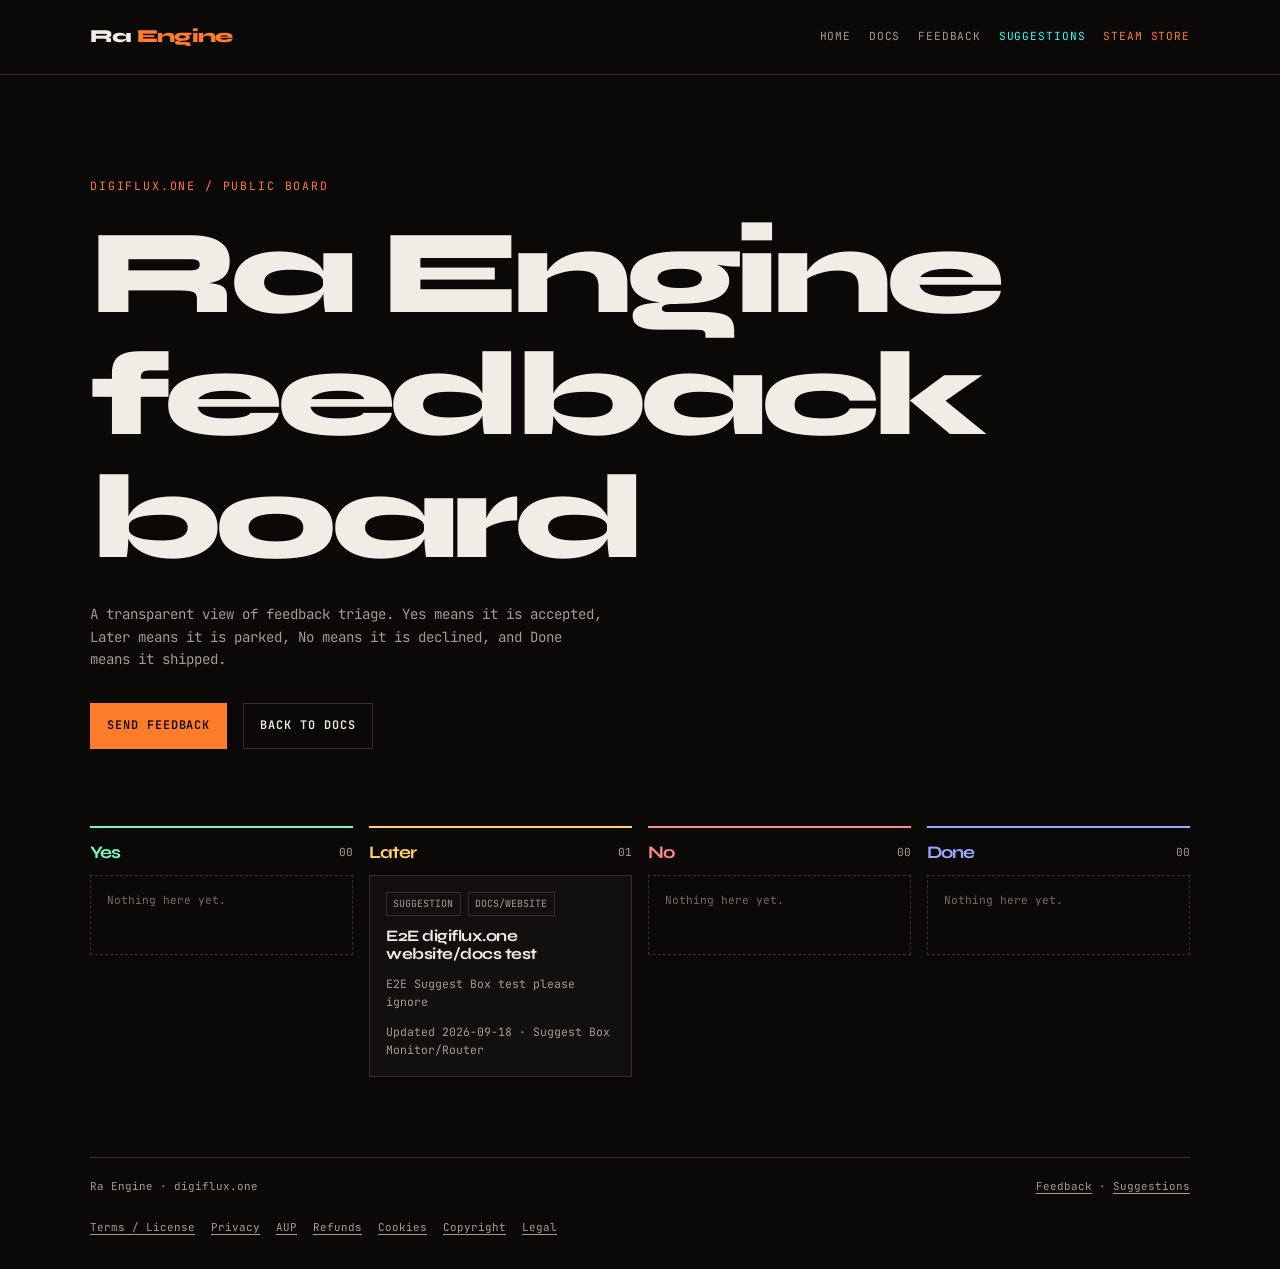
<file: suggestions/index.html>
<!doctype html>
<html lang="en">
<head>
  <meta charset="utf-8">
  <meta name="viewport" content="width=device-width, initial-scale=1">
  <title>Ra Engine feedback board — digiflux.one</title>
  <meta name="description" content="Public Ra Engine feedback board for digiflux.one.">
  <link rel="canonical" href="https://digiflux.one/suggestions/">
  <link rel="preconnect" href="https://fonts.googleapis.com">
  <link rel="preconnect" href="https://fonts.gstatic.com" crossorigin>
  <link href="https://fonts.googleapis.com/css2?family=JetBrains+Mono:wght@400;500;600&family=Syne:wght@500;600;700;800&display=swap" rel="stylesheet">
  <style>
    :root { color-scheme:dark; --bg:#0a0908; --panel:#12100e; --line:#39302a; --text:#f0ece6; --muted:#a49b93; --orange:#ff7c2a; --cyan:#2afff4; --yes:#79f7bd; --later:#ffd166; --no:#ff8b8b; --done:#9ea8ff; }
    *,*::before,*::after { box-sizing:border-box; }
    html { background:var(--bg); scroll-behavior:smooth; }
    body { margin:0; min-width:320px; background:var(--bg); color:var(--text); font-family:"JetBrains Mono",monospace; line-height:1.6; -webkit-font-smoothing:antialiased; }
    a { color:var(--cyan); text-underline-offset:3px; }
    a:hover { color:var(--orange); }
    .skip-link { position:absolute; left:-9999px; }
    .skip-link:focus { left:1rem; top:1rem; z-index:10; padding:.65rem .9rem; background:var(--orange); color:var(--bg); }
    .shell { width:min(1100px,calc(100% - 2rem)); margin:0 auto; }
    .site-header { border-bottom:1px solid var(--line); }
    .nav { min-height:74px; display:flex; align-items:center; justify-content:space-between; gap:1.25rem; flex-wrap:wrap; }
    .brand { color:var(--text); font-family:"Syne",sans-serif; font-size:1.15rem; font-weight:800; letter-spacing:-.04em; text-decoration:none; white-space:nowrap; }
    .brand span { color:var(--orange); }
    .nav-links { display:flex; align-items:center; justify-content:flex-end; gap:.35rem 1.1rem; flex-wrap:wrap; }
    .nav-links a { color:var(--muted); font-size:.7rem; letter-spacing:.08em; text-decoration:none; text-transform:uppercase; }
    .nav-links a:hover,.nav-links a[aria-current="page"] { color:var(--cyan); }
    .nav-links .steam { color:var(--orange); }
    main { padding:clamp(3.5rem,8vw,7rem) 0 5rem; }
    .eyebrow { margin:0 0 1rem; color:var(--orange); font-size:.72rem; letter-spacing:.16em; text-transform:uppercase; }
    h1,h2 { font-family:"Syne",sans-serif; letter-spacing:-.055em; line-height:1.02; }
    h1 { margin:0; font-size:clamp(3.5rem,10vw,7.5rem); font-weight:800; }
    .lede { max-width:64ch; margin:1.5rem 0 0; color:var(--muted); font-size:.88rem; }
    .actions { display:flex; gap:1rem; flex-wrap:wrap; margin-top:2rem; }
    .button { display:inline-block; padding:.8rem 1rem; border:1px solid var(--orange); background:var(--orange); color:var(--bg); font-size:.74rem; font-weight:600; letter-spacing:.08em; text-decoration:none; text-transform:uppercase; }
    .button:hover { border-color:var(--cyan); background:var(--cyan); color:var(--bg); }
    .button.secondary { border-color:var(--line); background:transparent; color:var(--text); }
    .button.secondary:hover { border-color:var(--cyan); color:var(--cyan); }
    .board { display:grid; grid-template-columns:repeat(4,minmax(0,1fr)); gap:1rem; margin-top:clamp(3rem,6vw,5rem); }
    .column { min-width:0; border-top:2px solid var(--line); }
    .column[data-status="yes"] { border-color:var(--yes); }
    .column[data-status="later"] { border-color:var(--later); }
    .column[data-status="no"] { border-color:var(--no); }
    .column[data-status="done"] { border-color:var(--done); }
    .column-header { display:flex; justify-content:space-between; gap:.5rem; padding:1rem 0 .8rem; }
    .column-header h2 { margin:0; font-size:1.1rem; }
    .column[data-status="yes"] h2 { color:var(--yes); }
    .column[data-status="later"] h2 { color:var(--later); }
    .column[data-status="no"] h2 { color:var(--no); }
    .column[data-status="done"] h2 { color:var(--done); }
    .count { color:var(--muted); font-size:.7rem; }
    .cards { display:grid; gap:.75rem; }
    .card { padding:1rem; border:1px solid var(--line); background:var(--panel); }
    .card h3 { margin:0; font-family:"Syne",sans-serif; font-size:1rem; letter-spacing:-.03em; line-height:1.15; }
    .card p { margin:.7rem 0 0; color:var(--muted); font-size:.72rem; overflow-wrap:anywhere; }
    .meta { display:flex; gap:.45rem; flex-wrap:wrap; margin-bottom:.7rem; color:var(--muted); font-size:.62rem; text-transform:uppercase; }
    .tag { padding:.2rem .4rem; border:1px solid var(--line); }
    .empty { min-height:5rem; margin:0; padding:1rem; border:1px dashed var(--line); color:#746b64; font-size:.7rem; }
    .loading,.error { margin-top:3rem; padding:1rem; border:1px solid var(--line); color:var(--muted); font-size:.78rem; }
    .error { border-color:var(--danger,#ff9c7c); color:var(--danger,#ff9c7c); }
    .footer { display:flex; justify-content:space-between; gap:1rem; flex-wrap:wrap; padding:1.25rem 0 2rem; border-top:1px solid var(--line); color:var(--muted); font-size:.68rem; }
    .footer a { color:var(--muted); }
    @media (max-width:900px) { .board { grid-template-columns:repeat(2,minmax(0,1fr)); } }
    @media (max-width:560px) { .nav { padding:1rem 0; } .nav-links { justify-content:flex-start; } .board { grid-template-columns:1fr; } h1 { font-size:clamp(3.2rem,18vw,5.2rem); } }
  </style>
</head>
<body>
  <a class="skip-link" href="#main">Skip to feedback board</a>
  <header class="site-header">
    <div class="shell nav">
      <a class="brand" href="https://digiflux.one/">Ra <span>Engine</span></a>
      <nav class="nav-links" aria-label="Primary navigation">
        <a href="https://digiflux.one/">Home</a>
        <a href="/">Docs</a>
        <a href="/suggest/">Feedback</a>
        <a href="/suggestions/" aria-current="page">Suggestions</a>
        <a class="steam" href="https://store.steampowered.com/app/4732830/Ra_Engine/">Steam store</a>
      </nav>
    </div>
  </header>

  <main id="main" class="shell">
    <p class="eyebrow">digiflux.one / public board</p>
    <h1>Ra Engine feedback board</h1>
    <p class="lede">A transparent view of feedback triage. Yes means it is accepted, Later means it is parked, No means it is declined, and Done means it shipped.</p>
    <div class="actions">
      <a class="button" href="/suggest/">Send feedback</a>
      <a class="button secondary" href="/">Back to docs</a>
    </div>

    <div id="loading" class="loading" role="status">Loading the board…</div>
    <section id="board" class="board" aria-live="polite" aria-label="Feedback by decision" hidden></section>
  </main>

  <footer class="shell footer">
    <span>Ra Engine · digiflux.one</span>
    <span><a href="/suggest/">Feedback</a> · <a href="/suggestions/">Suggestions</a></span>
    <nav class="footer-legal" aria-label="Legal" style="display:flex;flex-wrap:wrap;gap:.75rem 1rem;width:100%;margin-top:.5rem">
      <a href="/terms/">Terms / License</a>
      <a href="/privacy/">Privacy</a>
      <a href="/aup/">AUP</a>
      <a href="/refunds/">Refunds</a>
      <a href="/cookies/">Cookies</a>
      <a href="/copyright/">Copyright</a>
      <a href="/legal/">Legal</a>
    </nav>
  </footer>

  <script>
    (function () {
      var statuses = [
        { key:'yes', label:'Yes' },
        { key:'later', label:'Later' },
        { key:'no', label:'No' },
        { key:'done', label:'Done' }
      ];
      var board = document.getElementById('board');
      var loading = document.getElementById('loading');
      function text(value) { return value == null ? '' : String(value); }
      function list(value) { return Array.isArray(value) ? value : (value ? [value] : []); }
      function make(tag, className, value) {
        var node = document.createElement(tag);
        if (className) node.className = className;
        if (value != null) node.textContent = text(value);
        return node;
      }
      function card(item) {
        var article = make('article', 'card');
        var meta = make('div', 'meta');
        var category = text(item.category);
        if (category) meta.appendChild(make('span', 'tag', category));
        list(item.tags).forEach(function (tag) { meta.appendChild(make('span', 'tag', tag)); });
        if (meta.childNodes.length) article.appendChild(meta);
        article.appendChild(make('h3', '', item.title || item.suggestion || 'Untitled feedback'));
        var description = item.description || item.note;
        if (description) article.appendChild(make('p', '', description));
        var details = [];
        if (item.updated) details.push('Updated ' + text(item.updated));
        else if (item.submitted) details.push('Submitted ' + text(item.submitted));
        if (item.name) details.push(text(item.name));
        if (details.length) article.appendChild(make('p', '', details.join(' · ')));
        return article;
      }
      function render(items) {
        board.textContent = '';
        statuses.forEach(function (status) {
          var column = document.createElement('section');
          column.className = 'column';
          column.dataset.status = status.key;
          var header = make('div', 'column-header');
          header.appendChild(make('h2', '', status.label));
          var matching = (Array.isArray(items) ? items : []).filter(function (item) {
            var value = text(item && item.status).toLowerCase();
            return value === status.key;
          });
          header.appendChild(make('span', 'count', String(matching.length).padStart(2, '0')));
          column.appendChild(header);
          var cards = make('div', 'cards');
          if (!matching.length) cards.appendChild(make('p', 'empty', 'Nothing here yet.'));
          matching.forEach(function (item) { cards.appendChild(card(item || {})); });
          column.appendChild(cards);
          board.appendChild(column);
        });
        loading.hidden = true;
        board.hidden = false;
      }
      fetch('/suggestions/data.json', { cache:'no-store' })
        .then(function (response) {
          if (!response.ok) throw new Error('Board data unavailable');
          return response.json();
        })
        .then(render)
        .catch(function () {
          loading.className = 'error';
          loading.textContent = 'The board could not be loaded right now. Please try again later or send feedback directly.';
        });
    }());
  </script>
</body>
</html>
</file>
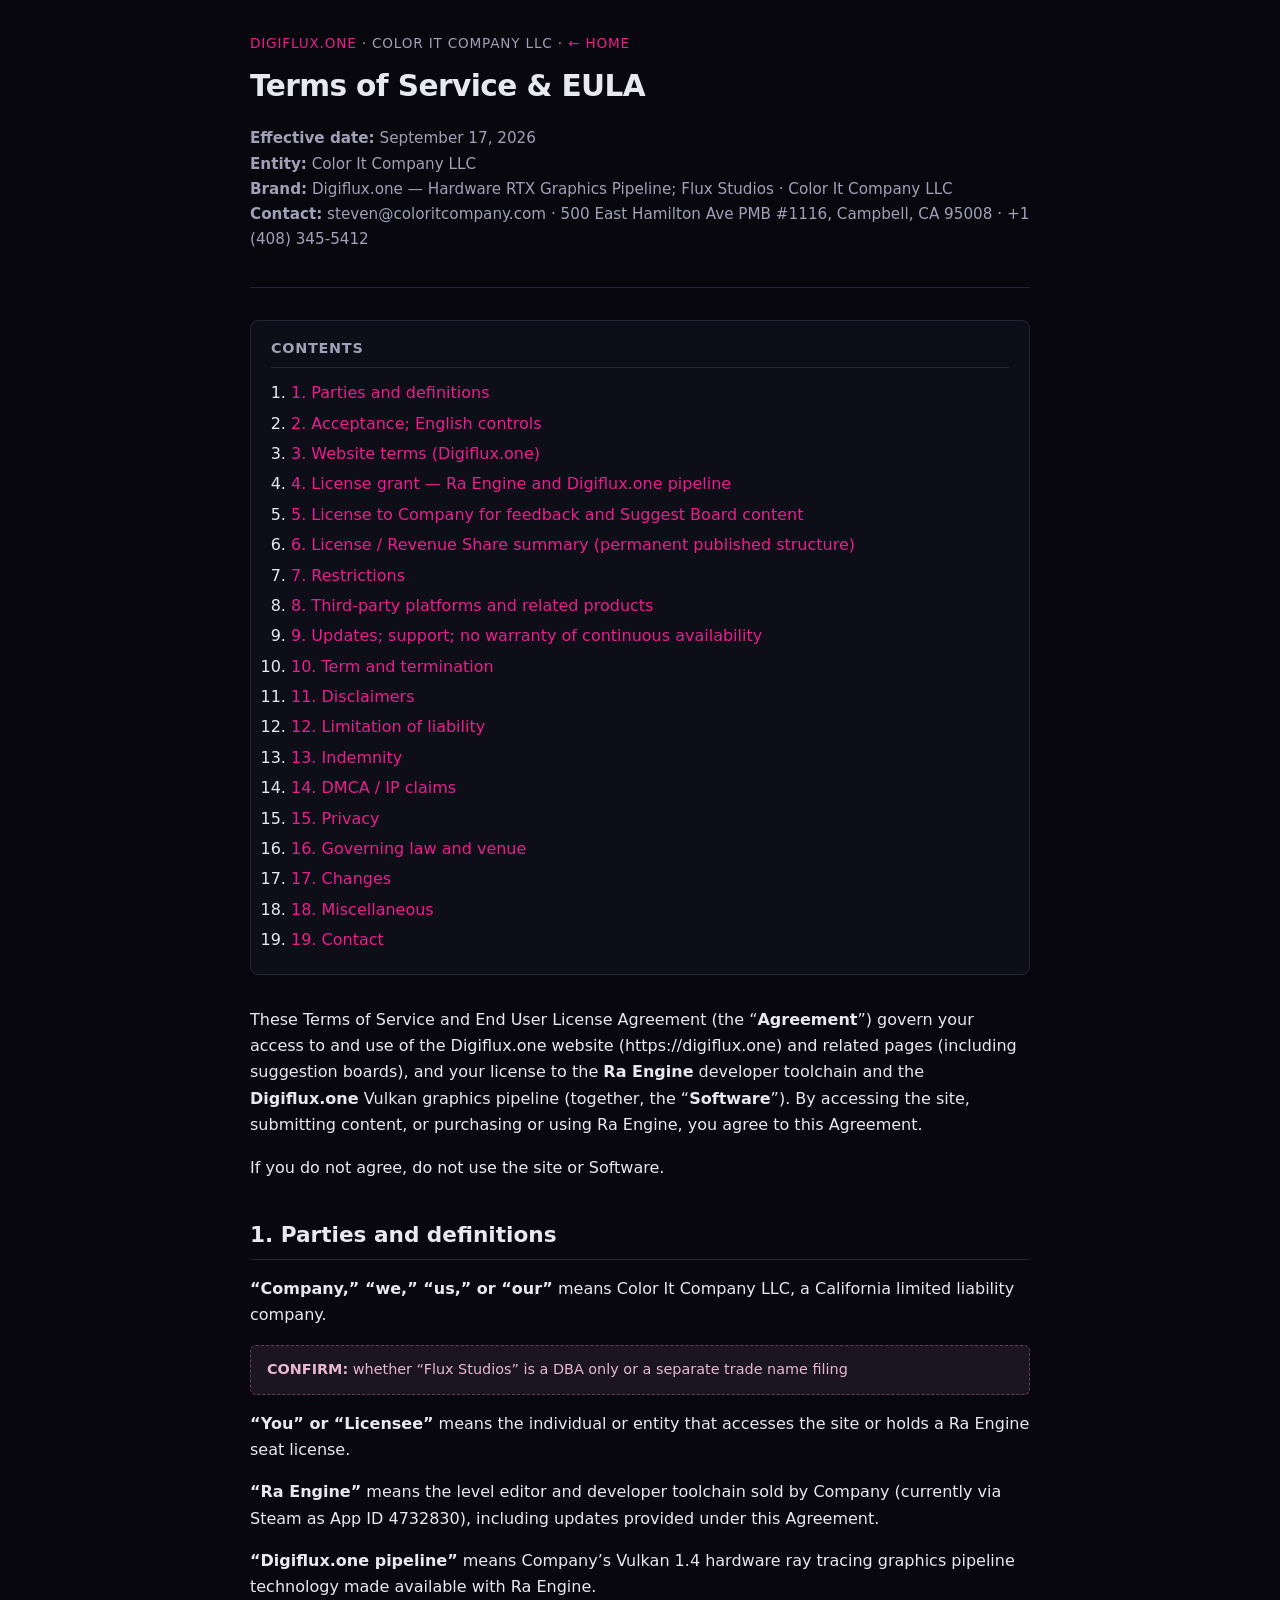
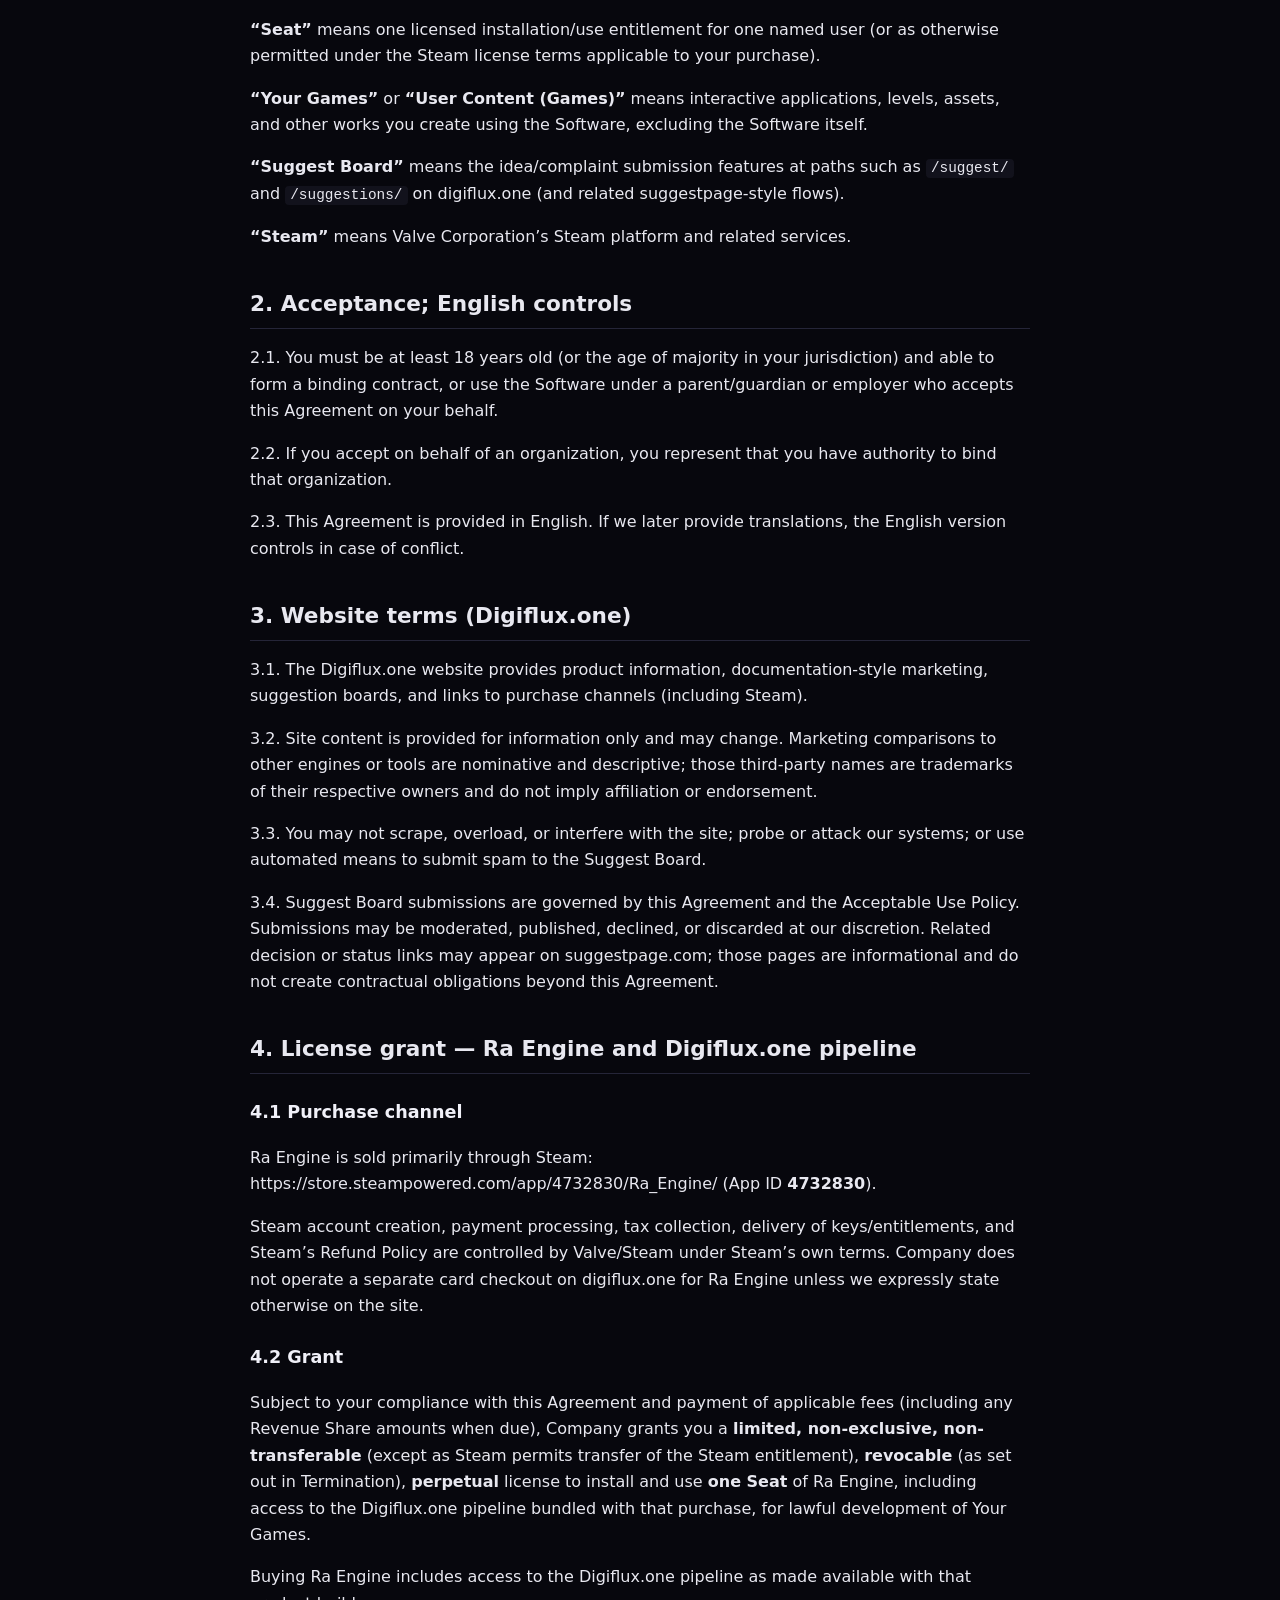
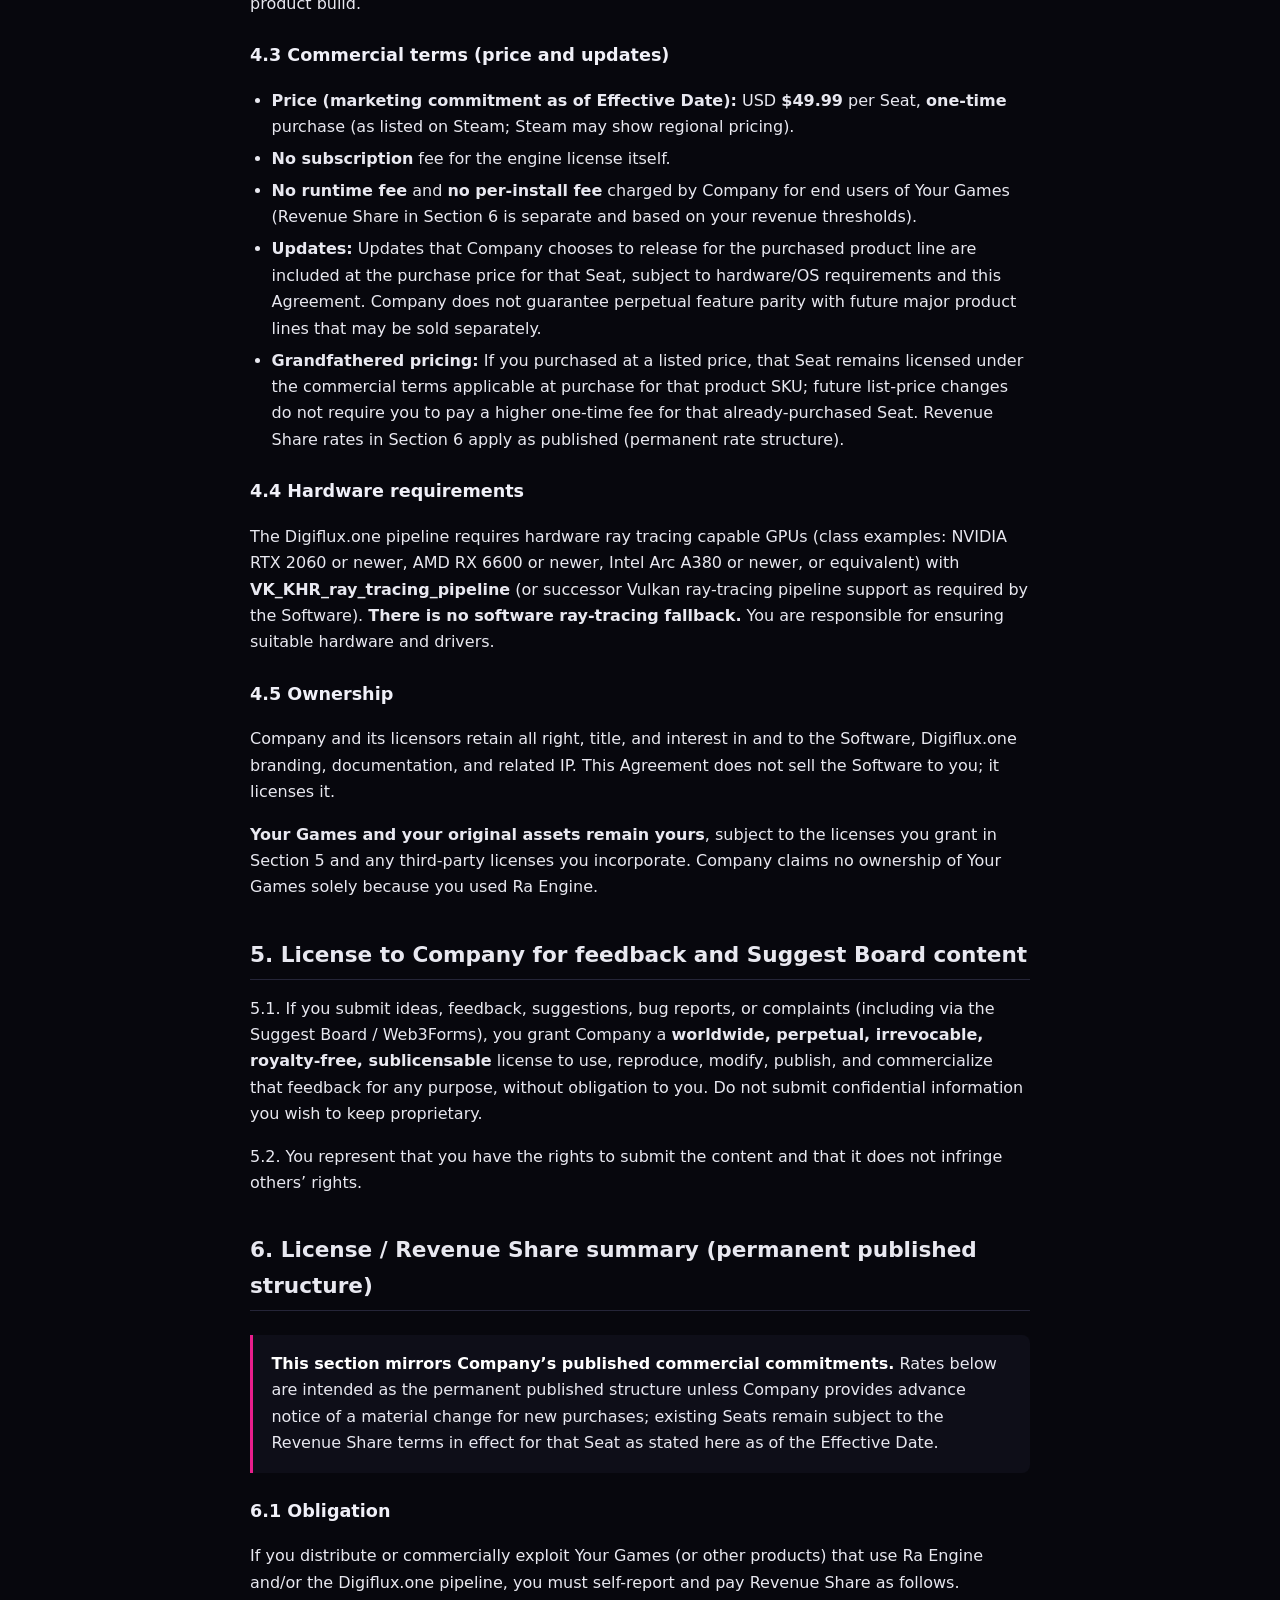
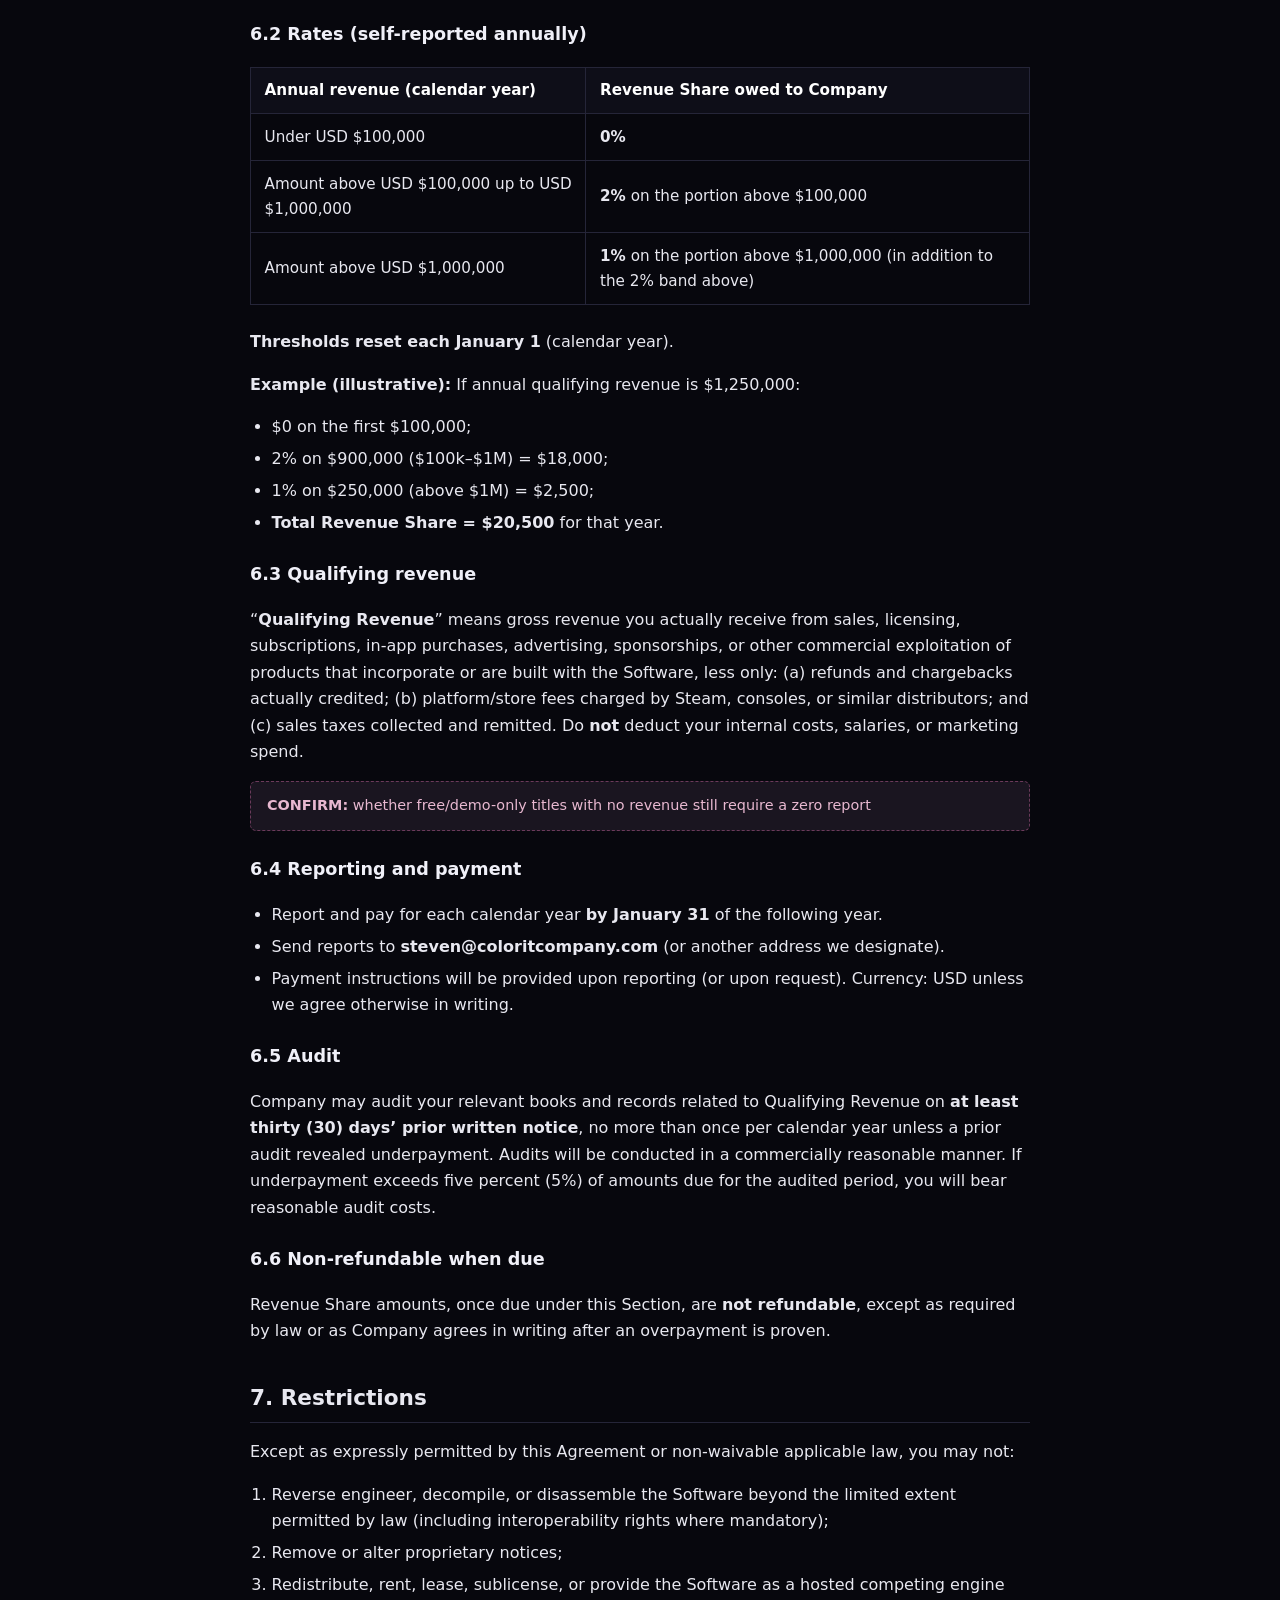
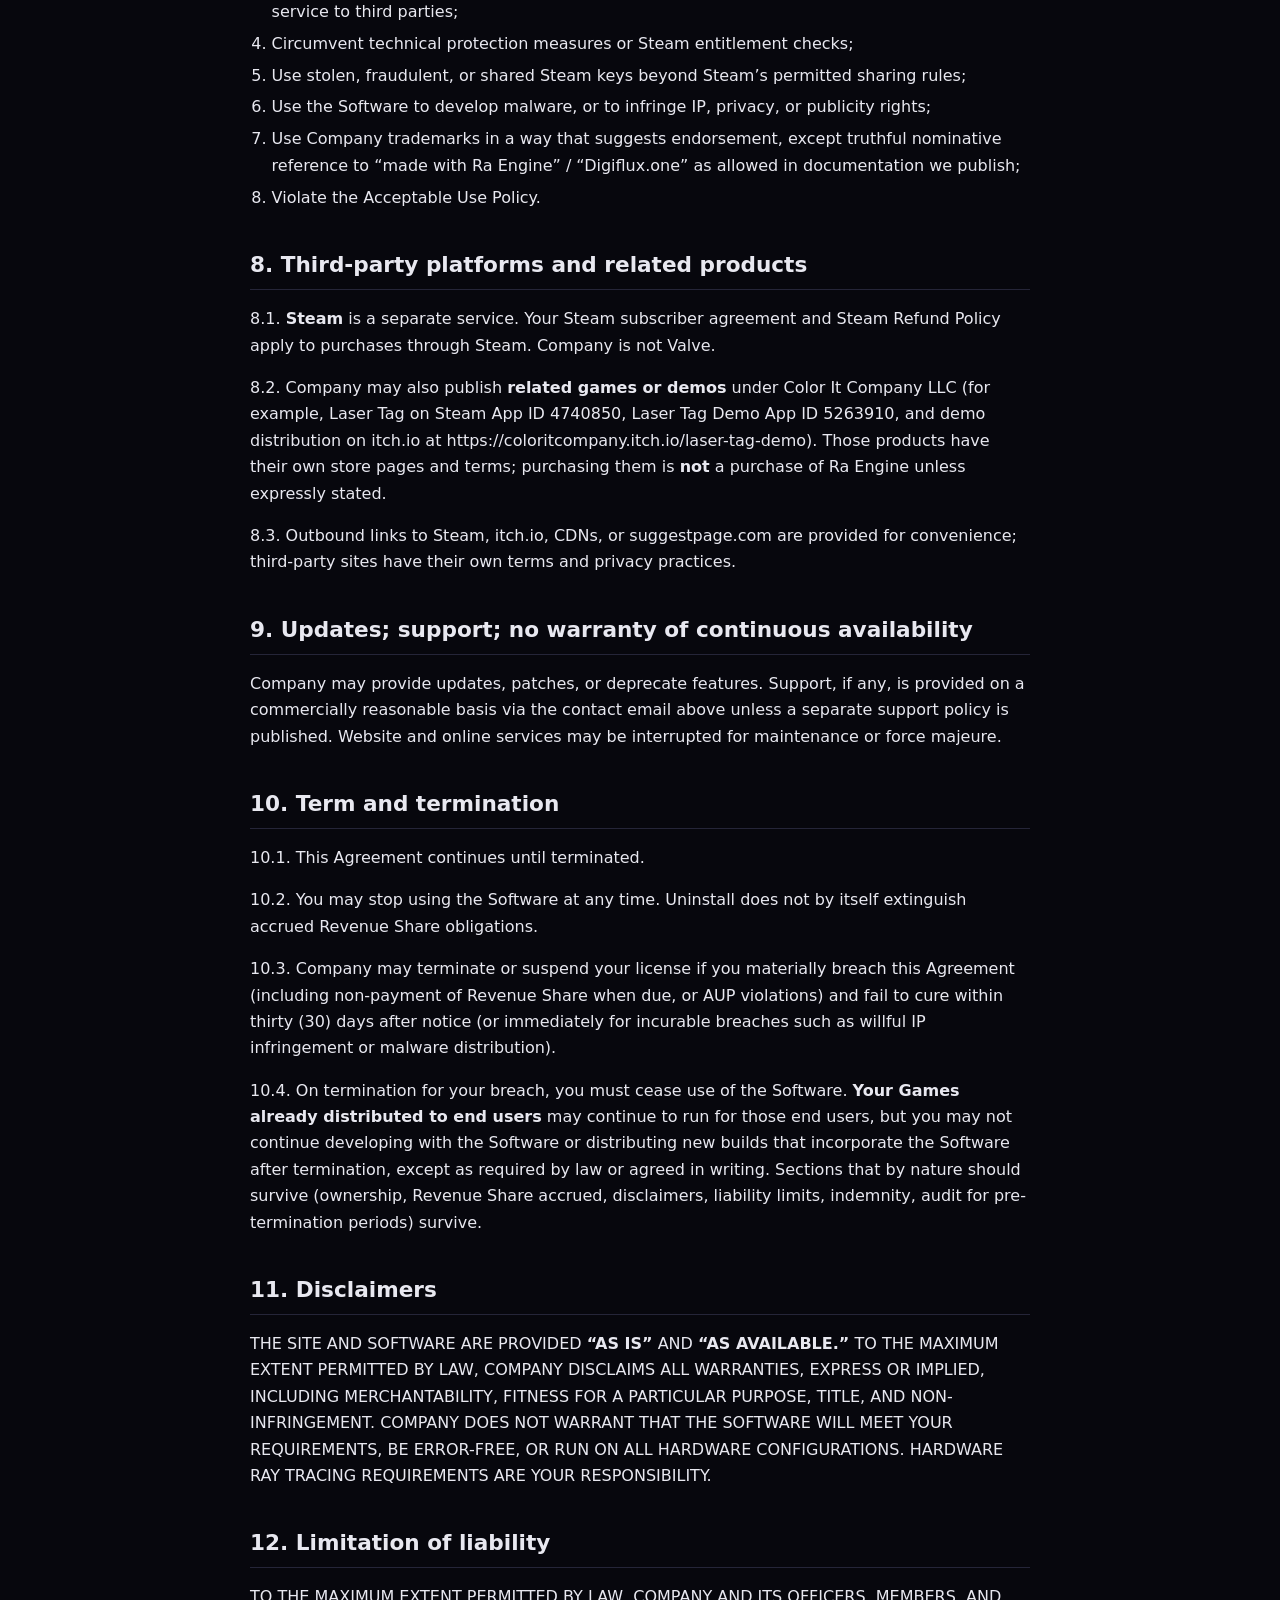
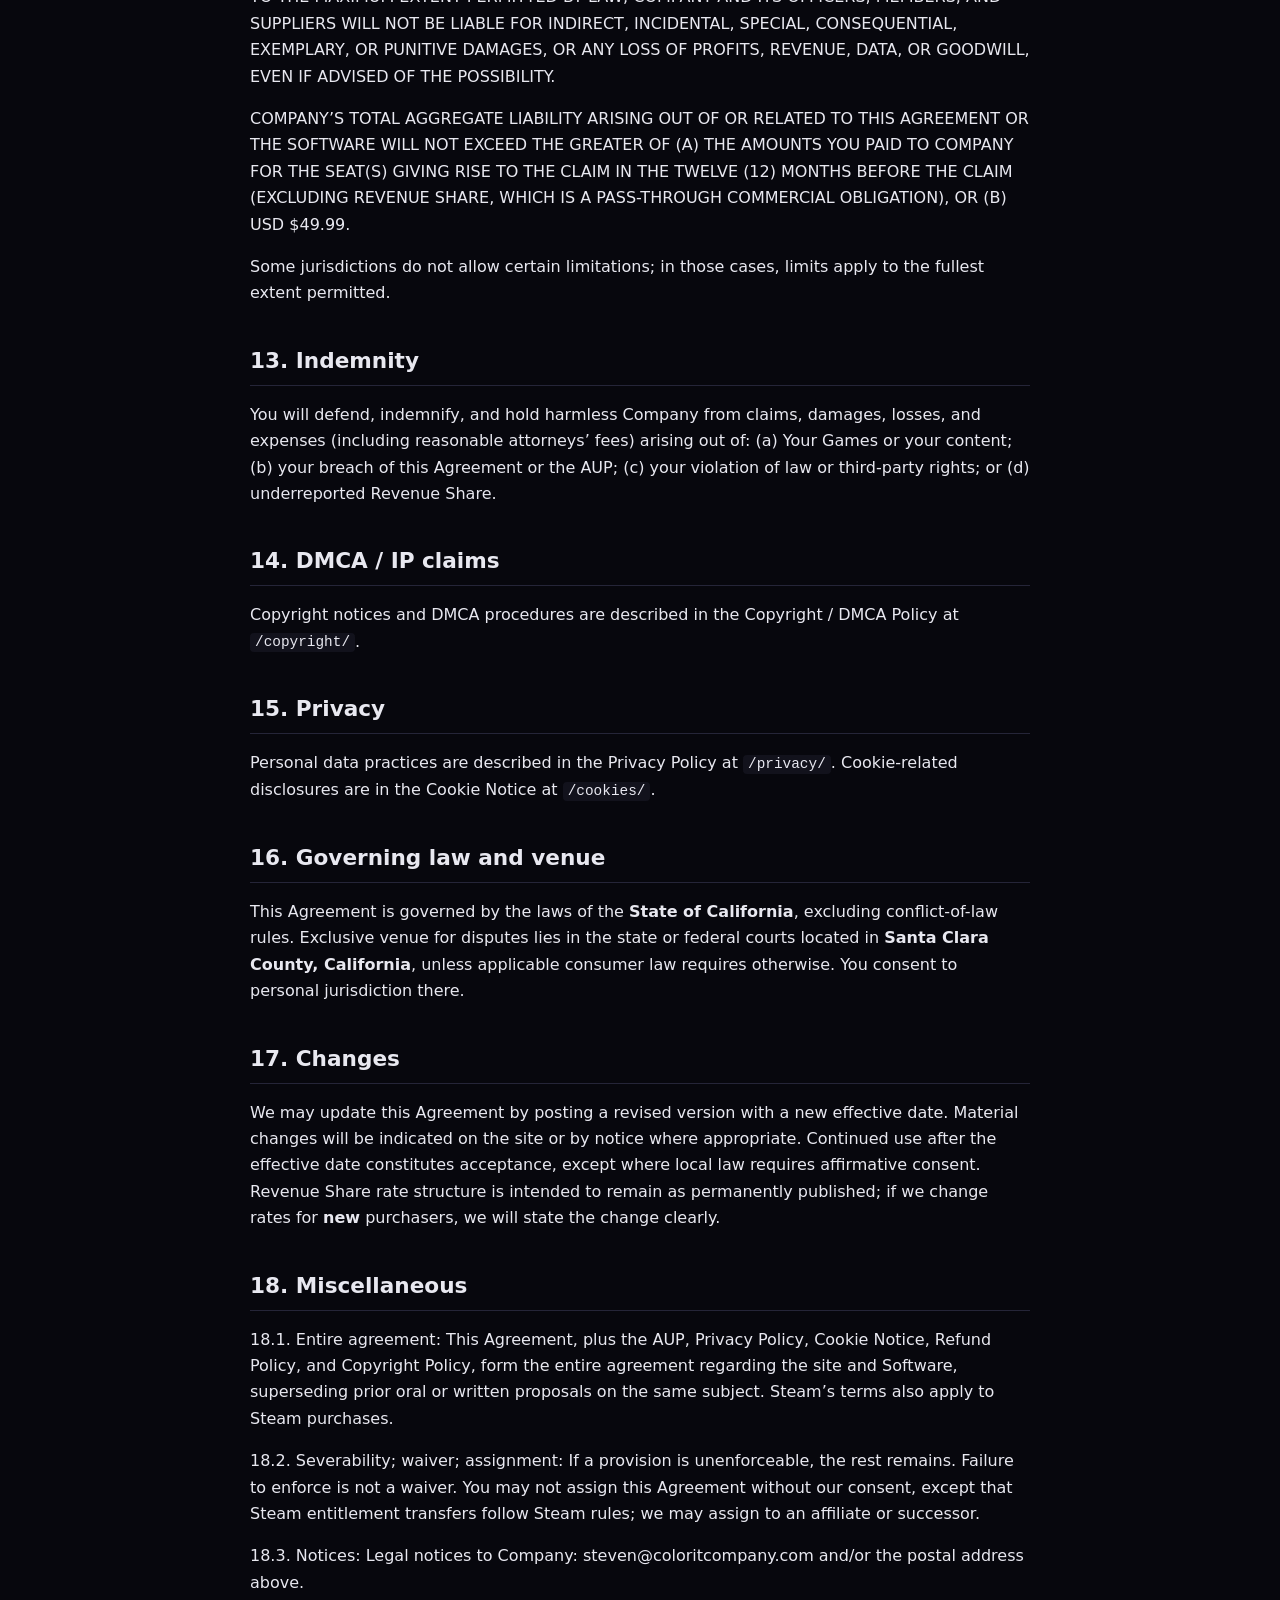
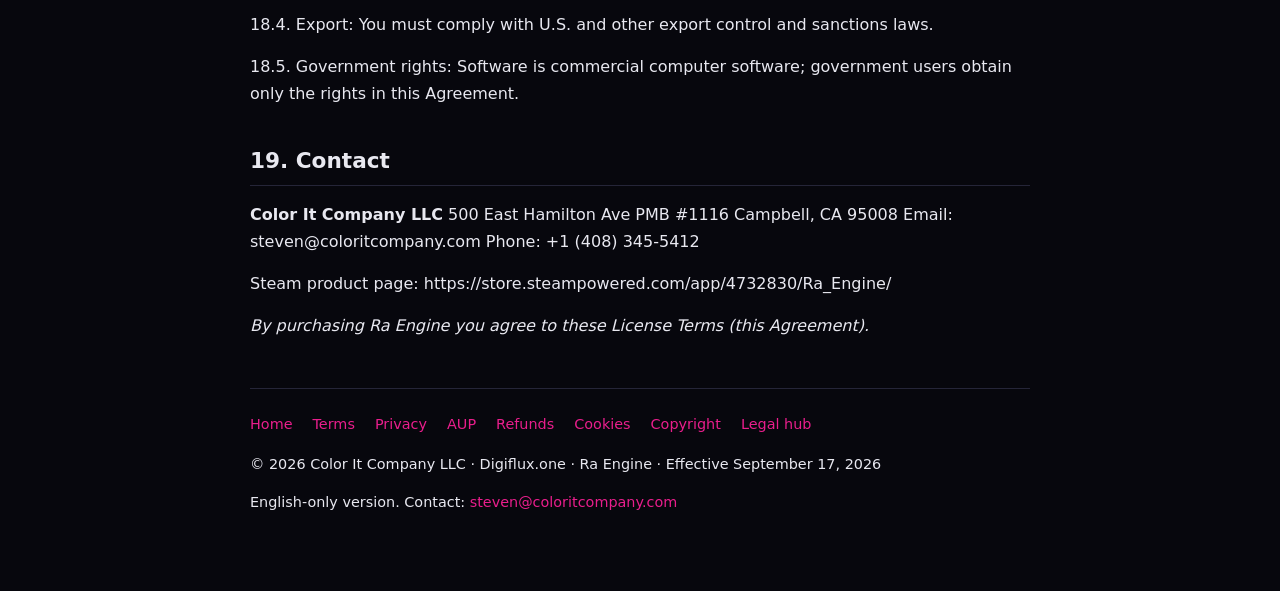
<file: terms/index.html>
<!DOCTYPE html>
<html lang="en">
<head>
  <meta charset="utf-8">
  <meta name="viewport" content="width=device-width, initial-scale=1">
  <title>Terms of Service &amp; EULA — Digiflux.one</title>
  <meta name="description" content="Digiflux.one / Ra Engine Terms of Service and End User License Agreement">
  <meta name="robots" content="index,follow">
  <link rel="stylesheet" href="../legal-styles.css">
</head>
<body>
  <div class="wrap">
    <header class="legal-header">
      <div class="brand"><a href="https://digiflux.one/">Digiflux.one</a> · Color It Company LLC · <a href="https://digiflux.one/">← Home</a></div>
      <h1>Terms of Service &amp; EULA</h1>
      <p class="meta"><strong>Effective date:</strong> September 17, 2026  <br>
<strong>Entity:</strong> Color It Company LLC  <br>
<strong>Brand:</strong> Digiflux.one — Hardware RTX Graphics Pipeline; Flux Studios · Color It Company LLC  <br>
<strong>Contact:</strong> steven@coloritcompany.com · 500 East Hamilton Ave PMB #1116, Campbell, CA 95008 · +1 (408) 345-5412</p>
    </header>
    <nav class="toc" aria-label="Contents"><h2>Contents</h2><ol>
<li><a href="#1-parties-and-definitions">1. Parties and definitions</a></li>
<li><a href="#2-acceptance-english-controls">2. Acceptance; English controls</a></li>
<li><a href="#3-website-terms-digifluxone">3. Website terms (Digiflux.one)</a></li>
<li><a href="#4-license-grant-ra-engine-and-digifluxone-pipeline">4. License grant — Ra Engine and Digiflux.one pipeline</a></li>
<li><a href="#5-license-to-company-for-feedback-and-suggest-board-content">5. License to Company for feedback and Suggest Board content</a></li>
<li><a href="#revenue-share">6. License / Revenue Share summary (permanent published structure)</a></li>
<li><a href="#7-restrictions">7. Restrictions</a></li>
<li><a href="#8-third-party-platforms-and-related-products">8. Third-party platforms and related products</a></li>
<li><a href="#9-updates-support-no-warranty-of-continuous-availability">9. Updates; support; no warranty of continuous availability</a></li>
<li><a href="#10-term-and-termination">10. Term and termination</a></li>
<li><a href="#11-disclaimers">11. Disclaimers</a></li>
<li><a href="#12-limitation-of-liability">12. Limitation of liability</a></li>
<li><a href="#13-indemnity">13. Indemnity</a></li>
<li><a href="#14-dmca-ip-claims">14. DMCA / IP claims</a></li>
<li><a href="#15-privacy">15. Privacy</a></li>
<li><a href="#16-governing-law-and-venue">16. Governing law and venue</a></li>
<li><a href="#17-changes">17. Changes</a></li>
<li><a href="#18-miscellaneous">18. Miscellaneous</a></li>
<li><a href="#19-contact">19. Contact</a></li>
</ol></nav>
    <main>
<p>These Terms of Service and End User License Agreement (the “<strong>Agreement</strong>”) govern your access to and use of the Digiflux.one website (https://digiflux.one) and related pages (including suggestion boards), and your license to the <strong>Ra Engine</strong> developer toolchain and the <strong>Digiflux.one</strong> Vulkan graphics pipeline (together, the “<strong>Software</strong>”). By accessing the site, submitting content, or purchasing or using Ra Engine, you agree to this Agreement.</p>
<p>If you do not agree, do not use the site or Software.</p>
<h2 id="1-parties-and-definitions">1. Parties and definitions</h2>
<p><strong>“Company,” “we,” “us,” or “our”</strong> means Color It Company LLC, a California limited liability company.  </p>
<div class="confirm"><strong>CONFIRM:</strong> whether “Flux Studios” is a DBA only or a separate trade name filing</div>
<p><strong>“You” or “Licensee”</strong> means the individual or entity that accesses the site or holds a Ra Engine seat license.</p>
<p><strong>“Ra Engine”</strong> means the level editor and developer toolchain sold by Company (currently via Steam as App ID 4732830), including updates provided under this Agreement.</p>
<p><strong>“Digiflux.one pipeline”</strong> means Company’s Vulkan 1.4 hardware ray tracing graphics pipeline technology made available with Ra Engine.</p>
<p><strong>“Seat”</strong> means one licensed installation/use entitlement for one named user (or as otherwise permitted under the Steam license terms applicable to your purchase).</p>
<p><strong>“Your Games”</strong> or <strong>“User Content (Games)”</strong> means interactive applications, levels, assets, and other works you create using the Software, excluding the Software itself.</p>
<p><strong>“Suggest Board”</strong> means the idea/complaint submission features at paths such as <code>/suggest/</code> and <code>/suggestions/</code> on digiflux.one (and related suggestpage-style flows).</p>
<p><strong>“Steam”</strong> means Valve Corporation’s Steam platform and related services.</p>
<h2 id="2-acceptance-english-controls">2. Acceptance; English controls</h2>
<p>2.1. You must be at least 18 years old (or the age of majority in your jurisdiction) and able to form a binding contract, or use the Software under a parent/guardian or employer who accepts this Agreement on your behalf.</p>
<p>2.2. If you accept on behalf of an organization, you represent that you have authority to bind that organization.</p>
<p>2.3. This Agreement is provided in English. If we later provide translations, the English version controls in case of conflict.</p>
<h2 id="3-website-terms-digifluxone">3. Website terms (Digiflux.one)</h2>
<p>3.1. The Digiflux.one website provides product information, documentation-style marketing, suggestion boards, and links to purchase channels (including Steam).</p>
<p>3.2. Site content is provided for information only and may change. Marketing comparisons to other engines or tools are nominative and descriptive; those third-party names are trademarks of their respective owners and do not imply affiliation or endorsement.</p>
<p>3.3. You may not scrape, overload, or interfere with the site; probe or attack our systems; or use automated means to submit spam to the Suggest Board.</p>
<p>3.4. Suggest Board submissions are governed by this Agreement and the Acceptable Use Policy. Submissions may be moderated, published, declined, or discarded at our discretion. Related decision or status links may appear on suggestpage.com; those pages are informational and do not create contractual obligations beyond this Agreement.</p>
<h2 id="4-license-grant-ra-engine-and-digifluxone-pipeline">4. License grant — Ra Engine and Digiflux.one pipeline</h2>
<h3 id="41-purchase-channel">4.1 Purchase channel</h3>
<p>Ra Engine is sold primarily through Steam:   https://store.steampowered.com/app/4732830/Ra_Engine/ (App ID <strong>4732830</strong>).  </p>
<p>Steam account creation, payment processing, tax collection, delivery of keys/entitlements, and Steam’s Refund Policy are controlled by Valve/Steam under Steam’s own terms. Company does not operate a separate card checkout on digiflux.one for Ra Engine unless we expressly state otherwise on the site.</p>
<h3 id="42-grant">4.2 Grant</h3>
<p>Subject to your compliance with this Agreement and payment of applicable fees (including any Revenue Share amounts when due), Company grants you a <strong>limited, non-exclusive, non-transferable</strong> (except as Steam permits transfer of the Steam entitlement), <strong>revocable</strong> (as set out in Termination), <strong>perpetual</strong> license to install and use <strong>one Seat</strong> of Ra Engine, including access to the Digiflux.one pipeline bundled with that purchase, for lawful development of Your Games.</p>
<p>Buying Ra Engine includes access to the Digiflux.one pipeline as made available with that product build.</p>
<h3 id="43-commercial-terms-price-and-updates">4.3 Commercial terms (price and updates)</h3>
<ul>
<li><strong>Price (marketing commitment as of Effective Date):</strong> USD <strong>$49.99</strong> per Seat, <strong>one-time</strong> purchase (as listed on Steam; Steam may show regional pricing).  </li>
<li><strong>No subscription</strong> fee for the engine license itself.  </li>
<li><strong>No runtime fee</strong> and <strong>no per-install fee</strong> charged by Company for end users of Your Games (Revenue Share in Section 6 is separate and based on your revenue thresholds).  </li>
<li><strong>Updates:</strong> Updates that Company chooses to release for the purchased product line are included at the purchase price for that Seat, subject to hardware/OS requirements and this Agreement. Company does not guarantee perpetual feature parity with future major product lines that may be sold separately.  </li>
<li><strong>Grandfathered pricing:</strong> If you purchased at a listed price, that Seat remains licensed under the commercial terms applicable at purchase for that product SKU; future list-price changes do not require you to pay a higher one-time fee for that already-purchased Seat. Revenue Share rates in Section 6 apply as published (permanent rate structure).</li>
</ul>
<h3 id="44-hardware-requirements">4.4 Hardware requirements</h3>
<p>The Digiflux.one pipeline requires hardware ray tracing capable GPUs (class examples: NVIDIA RTX 2060 or newer, AMD RX 6600 or newer, Intel Arc A380 or newer, or equivalent) with <strong>VK_KHR_ray_tracing_pipeline</strong> (or successor Vulkan ray-tracing pipeline support as required by the Software). <strong>There is no software ray-tracing fallback.</strong> You are responsible for ensuring suitable hardware and drivers.</p>
<h3 id="45-ownership">4.5 Ownership</h3>
<p>Company and its licensors retain all right, title, and interest in and to the Software, Digiflux.one branding, documentation, and related IP. This Agreement does not sell the Software to you; it licenses it.</p>
<p><strong>Your Games and your original assets remain yours</strong>, subject to the licenses you grant in Section 5 and any third-party licenses you incorporate. Company claims no ownership of Your Games solely because you used Ra Engine.</p>
<h2 id="5-license-to-company-for-feedback-and-suggest-board-content">5. License to Company for feedback and Suggest Board content</h2>
<p>5.1. If you submit ideas, feedback, suggestions, bug reports, or complaints (including via the Suggest Board / Web3Forms), you grant Company a <strong>worldwide, perpetual, irrevocable, royalty-free, sublicensable</strong> license to use, reproduce, modify, publish, and commercialize that feedback for any purpose, without obligation to you. Do not submit confidential information you wish to keep proprietary.</p>
<p>5.2. You represent that you have the rights to submit the content and that it does not infringe others’ rights.</p>
<h2 id="revenue-share">6. License / Revenue Share summary (permanent published structure)</h2>
<div class="callout"><strong>This section mirrors Company’s published commercial commitments.</strong> Rates below are intended as the permanent published structure unless Company provides advance notice of a material change for new purchases; existing Seats remain subject to the Revenue Share terms in effect for that Seat as stated here as of the Effective Date.</div>
<h3 id="61-obligation">6.1 Obligation</h3>
<p>If you distribute or commercially exploit Your Games (or other products) that use Ra Engine and/or the Digiflux.one pipeline, you must self-report and pay Revenue Share as follows.</p>
<h3 id="62-rates-self-reported-annually">6.2 Rates (self-reported annually)</h3>
<table>
<tr><th>Annual revenue (calendar year)</th><th>Revenue Share owed to Company</th></tr>
<tr><td>Under USD $100,000</td><td><strong>0%</strong></td></tr>
<tr><td>Amount above USD $100,000 up to USD $1,000,000</td><td><strong>2%</strong> on the portion above $100,000</td></tr>
<tr><td>Amount above USD $1,000,000</td><td><strong>1%</strong> on the portion above $1,000,000 (in addition to the 2% band above)</td></tr>
</table>
<p><strong>Thresholds reset each January 1</strong> (calendar year).  </p>
<p><strong>Example (illustrative):</strong> If annual qualifying revenue is $1,250,000:  </p>
<ul>
<li>$0 on the first $100,000;  </li>
<li>2% on $900,000 ($100k–$1M) = $18,000;  </li>
<li>1% on $250,000 (above $1M) = $2,500;  </li>
<li><strong>Total Revenue Share = $20,500</strong> for that year.</li>
</ul>
<h3 id="63-qualifying-revenue">6.3 Qualifying revenue</h3>
<p>“<strong>Qualifying Revenue</strong>” means gross revenue you actually receive from sales, licensing, subscriptions, in-app purchases, advertising, sponsorships, or other commercial exploitation of products that incorporate or are built with the Software, less only: (a) refunds and chargebacks actually credited; (b) platform/store fees charged by Steam, consoles, or similar distributors; and (c) sales taxes collected and remitted. Do <strong>not</strong> deduct your internal costs, salaries, or marketing spend.</p>
<div class="confirm"><strong>CONFIRM:</strong> whether free/demo-only titles with no revenue still require a zero report</div>
<h3 id="64-reporting-and-payment">6.4 Reporting and payment</h3>
<ul>
<li>Report and pay for each calendar year <strong>by January 31</strong> of the following year.  </li>
<li>Send reports to <strong>steven@coloritcompany.com</strong> (or another address we designate).  </li>
<li>Payment instructions will be provided upon reporting (or upon request). Currency: USD unless we agree otherwise in writing.</li>
</ul>
<h3 id="65-audit">6.5 Audit</h3>
<p>Company may audit your relevant books and records related to Qualifying Revenue on <strong>at least thirty (30) days’ prior written notice</strong>, no more than once per calendar year unless a prior audit revealed underpayment. Audits will be conducted in a commercially reasonable manner. If underpayment exceeds five percent (5%) of amounts due for the audited period, you will bear reasonable audit costs.</p>
<h3 id="66-non-refundable-when-due">6.6 Non-refundable when due</h3>
<p>Revenue Share amounts, once due under this Section, are <strong>not refundable</strong>, except as required by law or as Company agrees in writing after an overpayment is proven.</p>
<h2 id="7-restrictions">7. Restrictions</h2>
<p>Except as expressly permitted by this Agreement or non-waivable applicable law, you may not:</p>
<ol>
<li>Reverse engineer, decompile, or disassemble the Software beyond the limited extent permitted by law (including interoperability rights where mandatory);  </li>
<li>Remove or alter proprietary notices;  </li>
<li>Redistribute, rent, lease, sublicense, or provide the Software as a hosted competing engine service to third parties;  </li>
<li>Circumvent technical protection measures or Steam entitlement checks;  </li>
<li>Use stolen, fraudulent, or shared Steam keys beyond Steam’s permitted sharing rules;  </li>
<li>Use the Software to develop malware, or to infringe IP, privacy, or publicity rights;  </li>
<li>Use Company trademarks in a way that suggests endorsement, except truthful nominative reference to “made with Ra Engine” / “Digiflux.one” as allowed in documentation we publish;  </li>
<li>Violate the Acceptable Use Policy.</li>
</ol>
<h2 id="8-third-party-platforms-and-related-products">8. Third-party platforms and related products</h2>
<p>8.1. <strong>Steam</strong> is a separate service. Your Steam subscriber agreement and Steam Refund Policy apply to purchases through Steam. Company is not Valve.</p>
<p>8.2. Company may also publish <strong>related games or demos</strong> under Color It Company LLC (for example, Laser Tag on Steam App ID 4740850, Laser Tag Demo App ID 5263910, and demo distribution on itch.io at https://coloritcompany.itch.io/laser-tag-demo). Those products have their own store pages and terms; purchasing them is <strong>not</strong> a purchase of Ra Engine unless expressly stated.</p>
<p>8.3. Outbound links to Steam, itch.io, CDNs, or suggestpage.com are provided for convenience; third-party sites have their own terms and privacy practices.</p>
<h2 id="9-updates-support-no-warranty-of-continuous-availability">9. Updates; support; no warranty of continuous availability</h2>
<p>Company may provide updates, patches, or deprecate features. Support, if any, is provided on a commercially reasonable basis via the contact email above unless a separate support policy is published. Website and online services may be interrupted for maintenance or force majeure.</p>
<h2 id="10-term-and-termination">10. Term and termination</h2>
<p>10.1. This Agreement continues until terminated.</p>
<p>10.2. You may stop using the Software at any time. Uninstall does not by itself extinguish accrued Revenue Share obligations.</p>
<p>10.3. Company may terminate or suspend your license if you materially breach this Agreement (including non-payment of Revenue Share when due, or AUP violations) and fail to cure within thirty (30) days after notice (or immediately for incurable breaches such as willful IP infringement or malware distribution).</p>
<p>10.4. On termination for your breach, you must cease use of the Software. <strong>Your Games already distributed to end users</strong> may continue to run for those end users, but you may not continue developing with the Software or distributing new builds that incorporate the Software after termination, except as required by law or agreed in writing. Sections that by nature should survive (ownership, Revenue Share accrued, disclaimers, liability limits, indemnity, audit for pre-termination periods) survive.</p>
<h2 id="11-disclaimers">11. Disclaimers</h2>
<p>THE SITE AND SOFTWARE ARE PROVIDED <strong>“AS IS”</strong> AND <strong>“AS AVAILABLE.”</strong> TO THE MAXIMUM EXTENT PERMITTED BY LAW, COMPANY DISCLAIMS ALL WARRANTIES, EXPRESS OR IMPLIED, INCLUDING MERCHANTABILITY, FITNESS FOR A PARTICULAR PURPOSE, TITLE, AND NON-INFRINGEMENT. COMPANY DOES NOT WARRANT THAT THE SOFTWARE WILL MEET YOUR REQUIREMENTS, BE ERROR-FREE, OR RUN ON ALL HARDWARE CONFIGURATIONS. HARDWARE RAY TRACING REQUIREMENTS ARE YOUR RESPONSIBILITY.</p>
<h2 id="12-limitation-of-liability">12. Limitation of liability</h2>
<p>TO THE MAXIMUM EXTENT PERMITTED BY LAW, COMPANY AND ITS OFFICERS, MEMBERS, AND SUPPLIERS WILL NOT BE LIABLE FOR INDIRECT, INCIDENTAL, SPECIAL, CONSEQUENTIAL, EXEMPLARY, OR PUNITIVE DAMAGES, OR ANY LOSS OF PROFITS, REVENUE, DATA, OR GOODWILL, EVEN IF ADVISED OF THE POSSIBILITY.</p>
<p>COMPANY’S TOTAL AGGREGATE LIABILITY ARISING OUT OF OR RELATED TO THIS AGREEMENT OR THE SOFTWARE WILL NOT EXCEED THE GREATER OF (A) THE AMOUNTS YOU PAID TO COMPANY FOR THE SEAT(S) GIVING RISE TO THE CLAIM IN THE TWELVE (12) MONTHS BEFORE THE CLAIM (EXCLUDING REVENUE SHARE, WHICH IS A PASS-THROUGH COMMERCIAL OBLIGATION), OR (B) USD $49.99.</p>
<p>Some jurisdictions do not allow certain limitations; in those cases, limits apply to the fullest extent permitted.</p>
<h2 id="13-indemnity">13. Indemnity</h2>
<p>You will defend, indemnify, and hold harmless Company from claims, damages, losses, and expenses (including reasonable attorneys’ fees) arising out of: (a) Your Games or your content; (b) your breach of this Agreement or the AUP; (c) your violation of law or third-party rights; or (d) underreported Revenue Share.</p>
<h2 id="14-dmca-ip-claims">14. DMCA / IP claims</h2>
<p>Copyright notices and DMCA procedures are described in the Copyright / DMCA Policy at <code>/copyright/</code>.</p>
<h2 id="15-privacy">15. Privacy</h2>
<p>Personal data practices are described in the Privacy Policy at <code>/privacy/</code>. Cookie-related disclosures are in the Cookie Notice at <code>/cookies/</code>.</p>
<h2 id="16-governing-law-and-venue">16. Governing law and venue</h2>
<p>This Agreement is governed by the laws of the <strong>State of California</strong>, excluding conflict-of-law rules. Exclusive venue for disputes lies in the state or federal courts located in <strong>Santa Clara County, California</strong>, unless applicable consumer law requires otherwise. You consent to personal jurisdiction there.</p>
<h2 id="17-changes">17. Changes</h2>
<p>We may update this Agreement by posting a revised version with a new effective date. Material changes will be indicated on the site or by notice where appropriate. Continued use after the effective date constitutes acceptance, except where local law requires affirmative consent. Revenue Share rate structure is intended to remain as permanently published; if we change rates for <strong>new</strong> purchasers, we will state the change clearly.</p>
<h2 id="18-miscellaneous">18. Miscellaneous</h2>
<p>18.1. Entire agreement: This Agreement, plus the AUP, Privacy Policy, Cookie Notice, Refund Policy, and Copyright Policy, form the entire agreement regarding the site and Software, superseding prior oral or written proposals on the same subject. Steam’s terms also apply to Steam purchases.  </p>
<p>18.2. Severability; waiver; assignment: If a provision is unenforceable, the rest remains. Failure to enforce is not a waiver. You may not assign this Agreement without our consent, except that Steam entitlement transfers follow Steam rules; we may assign to an affiliate or successor.  </p>
<p>18.3. Notices: Legal notices to Company: steven@coloritcompany.com and/or the postal address above.  </p>
<p>18.4. Export: You must comply with U.S. and other export control and sanctions laws.  </p>
<p>18.5. Government rights: Software is commercial computer software; government users obtain only the rights in this Agreement.</p>
<h2 id="19-contact">19. Contact</h2>
<p><strong>Color It Company LLC</strong>   500 East Hamilton Ave PMB #1116   Campbell, CA 95008   Email: steven@coloritcompany.com   Phone: +1 (408) 345-5412  </p>
<p>Steam product page: https://store.steampowered.com/app/4732830/Ra_Engine/</p>
<p><em>By purchasing Ra Engine you agree to these License Terms (this Agreement).</em></p>
    </main>
    <footer class="legal-footer">
      <nav aria-label="Legal documents">
<a href="https://digiflux.one/">Home</a>
<a href="/terms/">Terms</a>
<a href="/privacy/">Privacy</a>
<a href="/aup/">AUP</a>
<a href="/refunds/">Refunds</a>
<a href="/cookies/">Cookies</a>
<a href="/copyright/">Copyright</a>
<a href="/legal/">Legal hub</a>
      </nav>
      <p>© 2026 Color It Company LLC · Digiflux.one · Ra Engine · Effective September 17, 2026</p>
      <p>English-only version. Contact: <a href="mailto:steven@coloritcompany.com">steven@coloritcompany.com</a></p>
    </footer>
  </div>
</body>
</html>
</file>
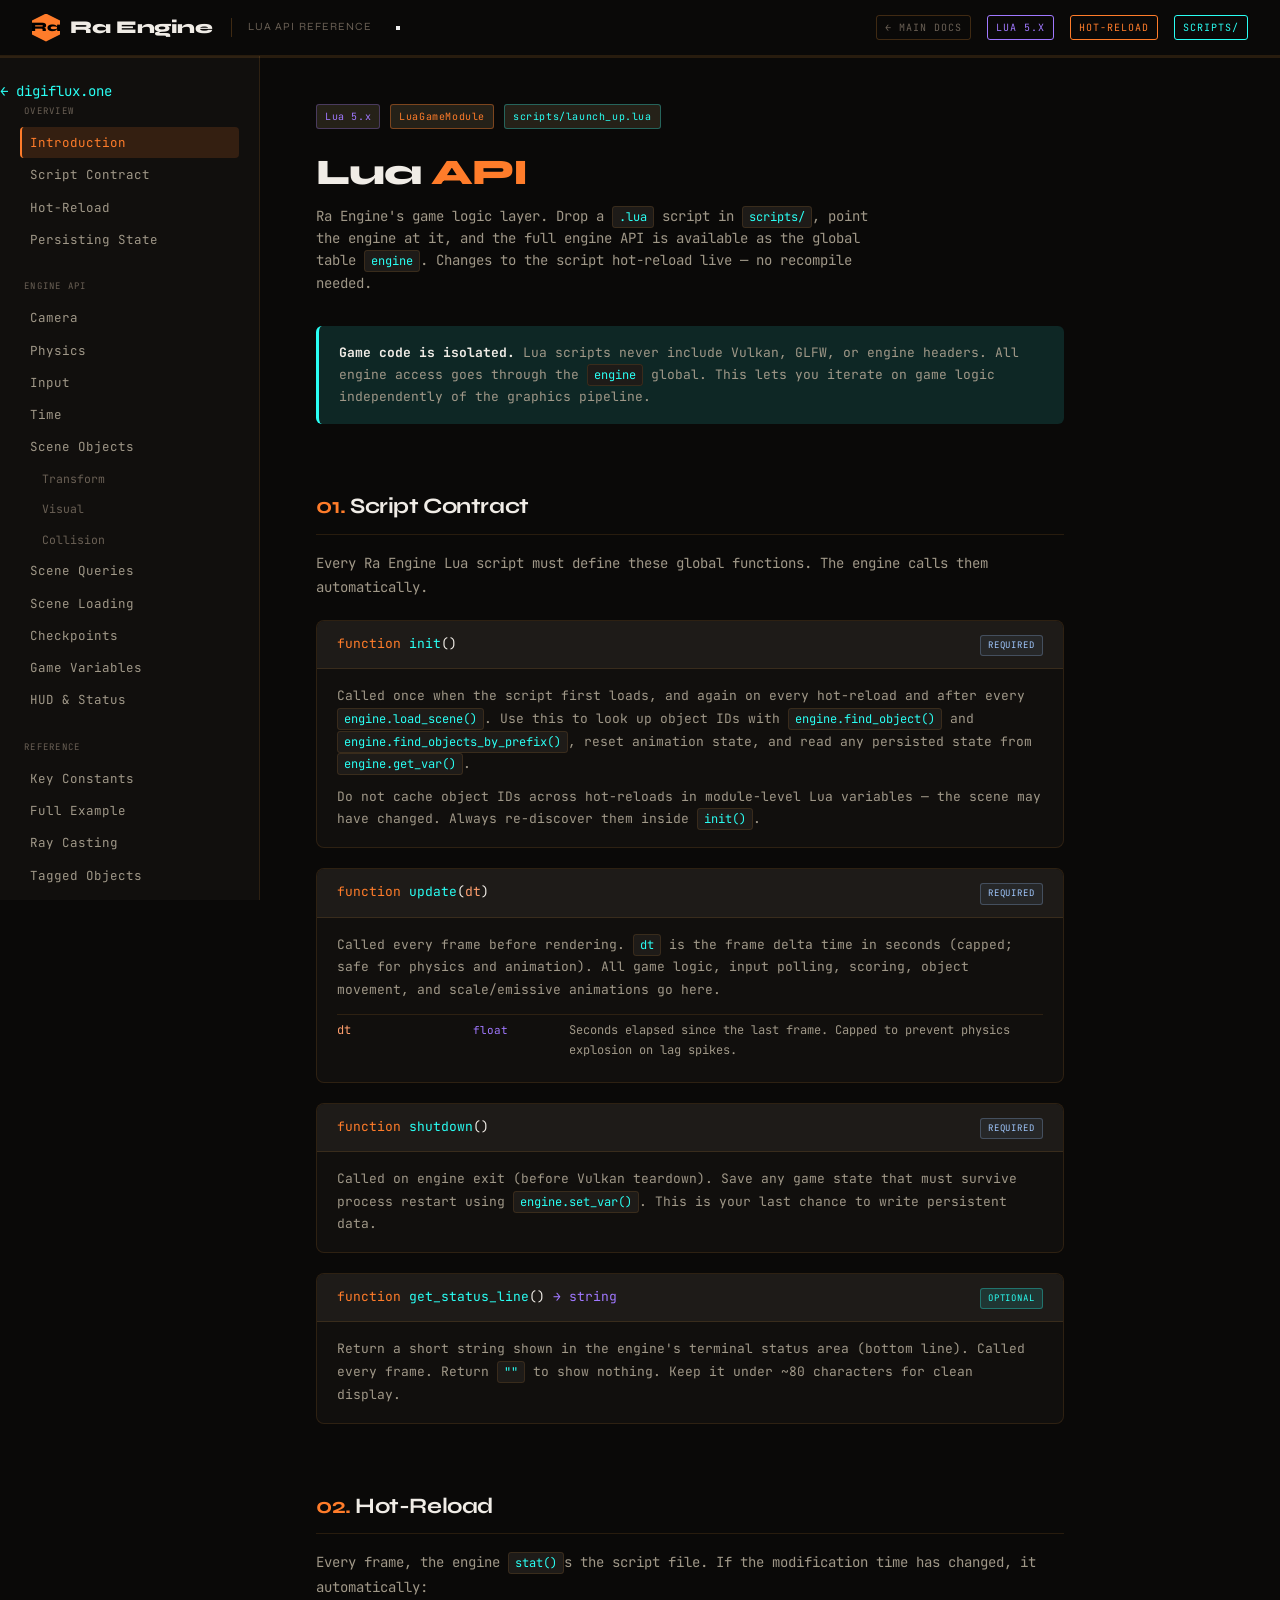
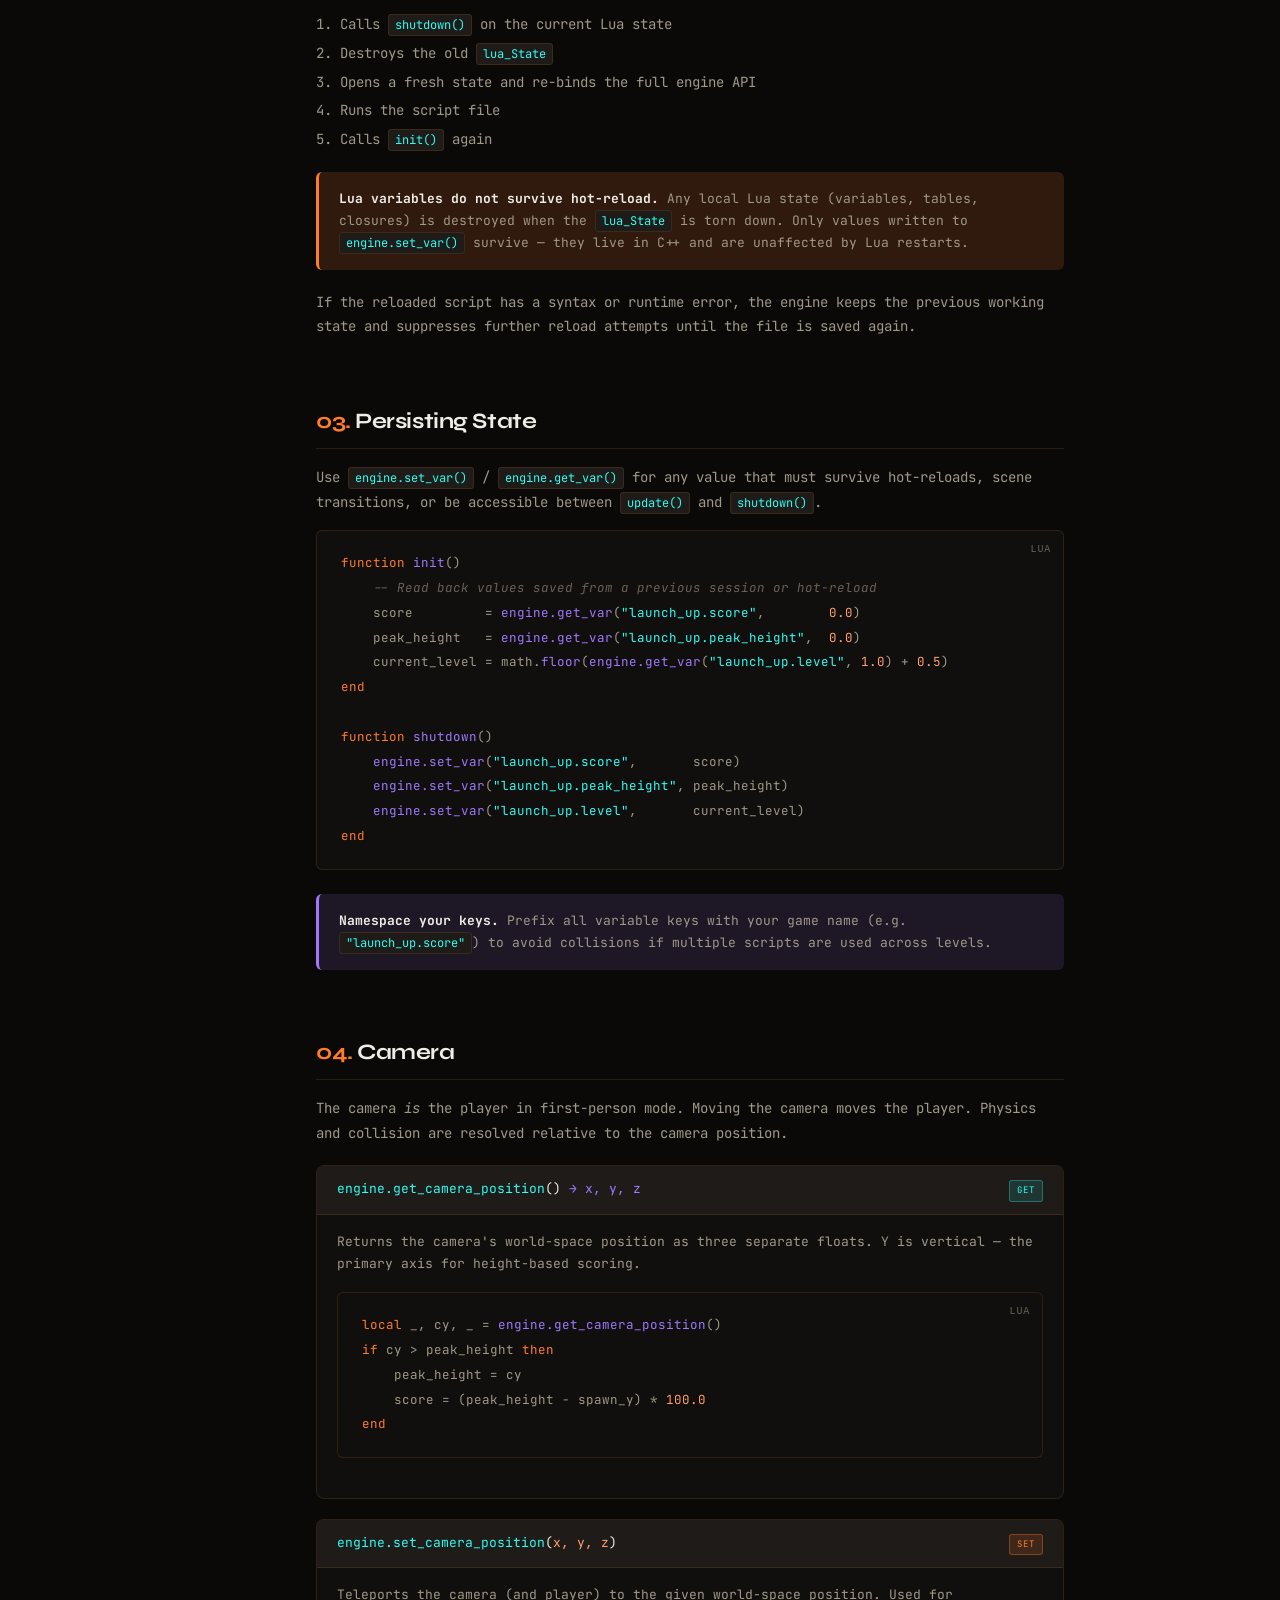
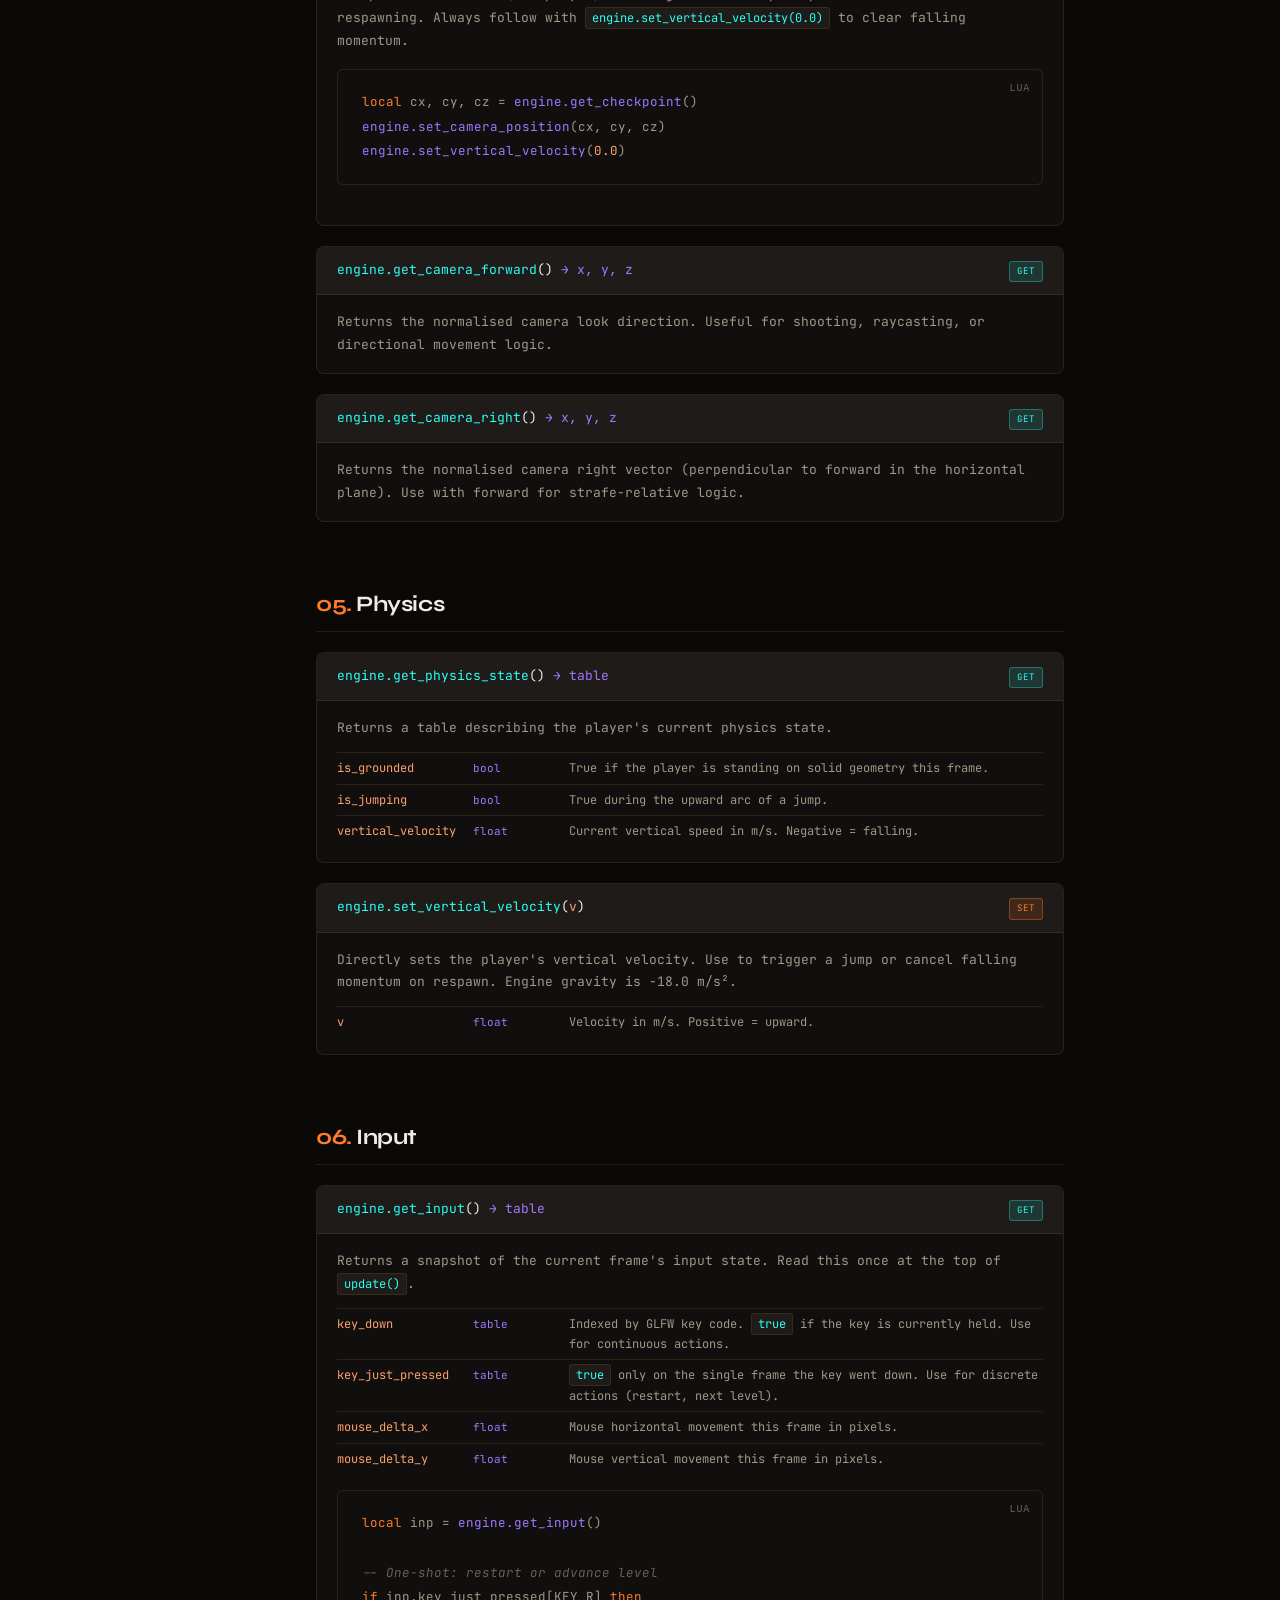
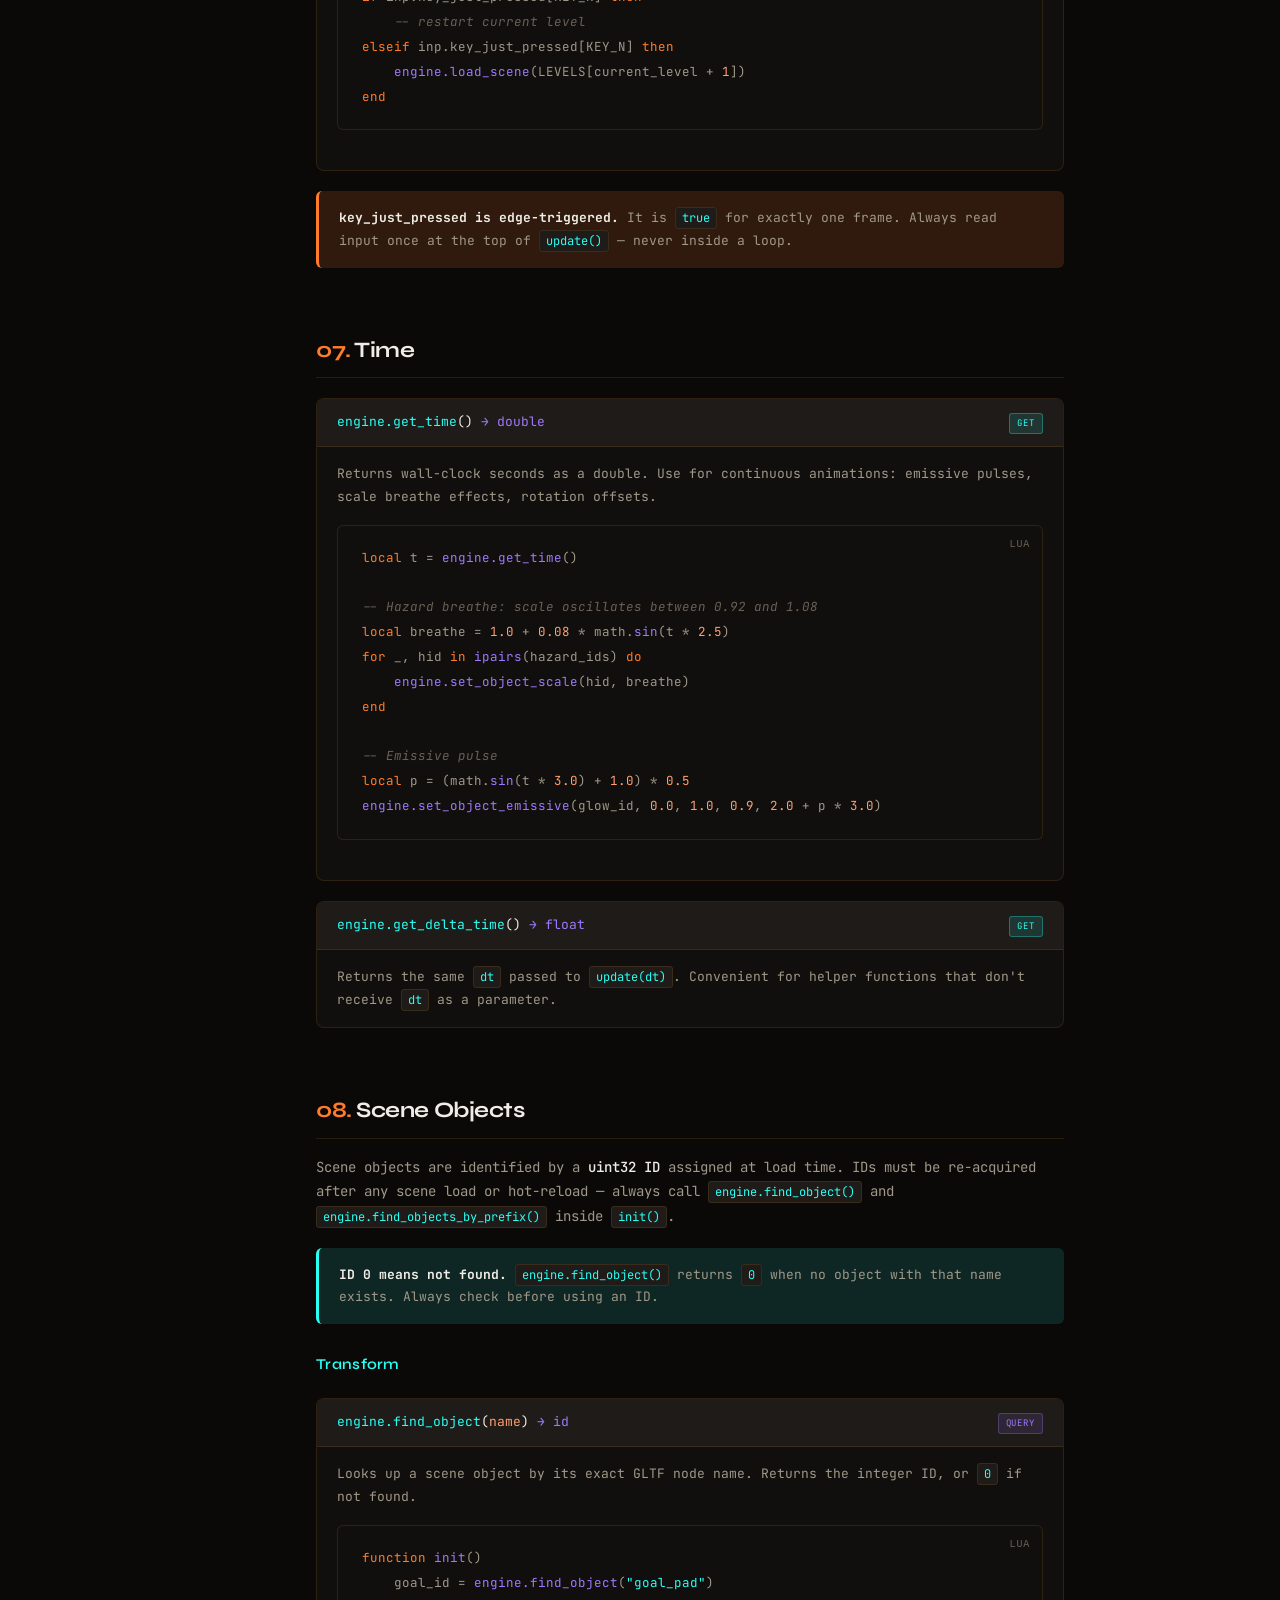
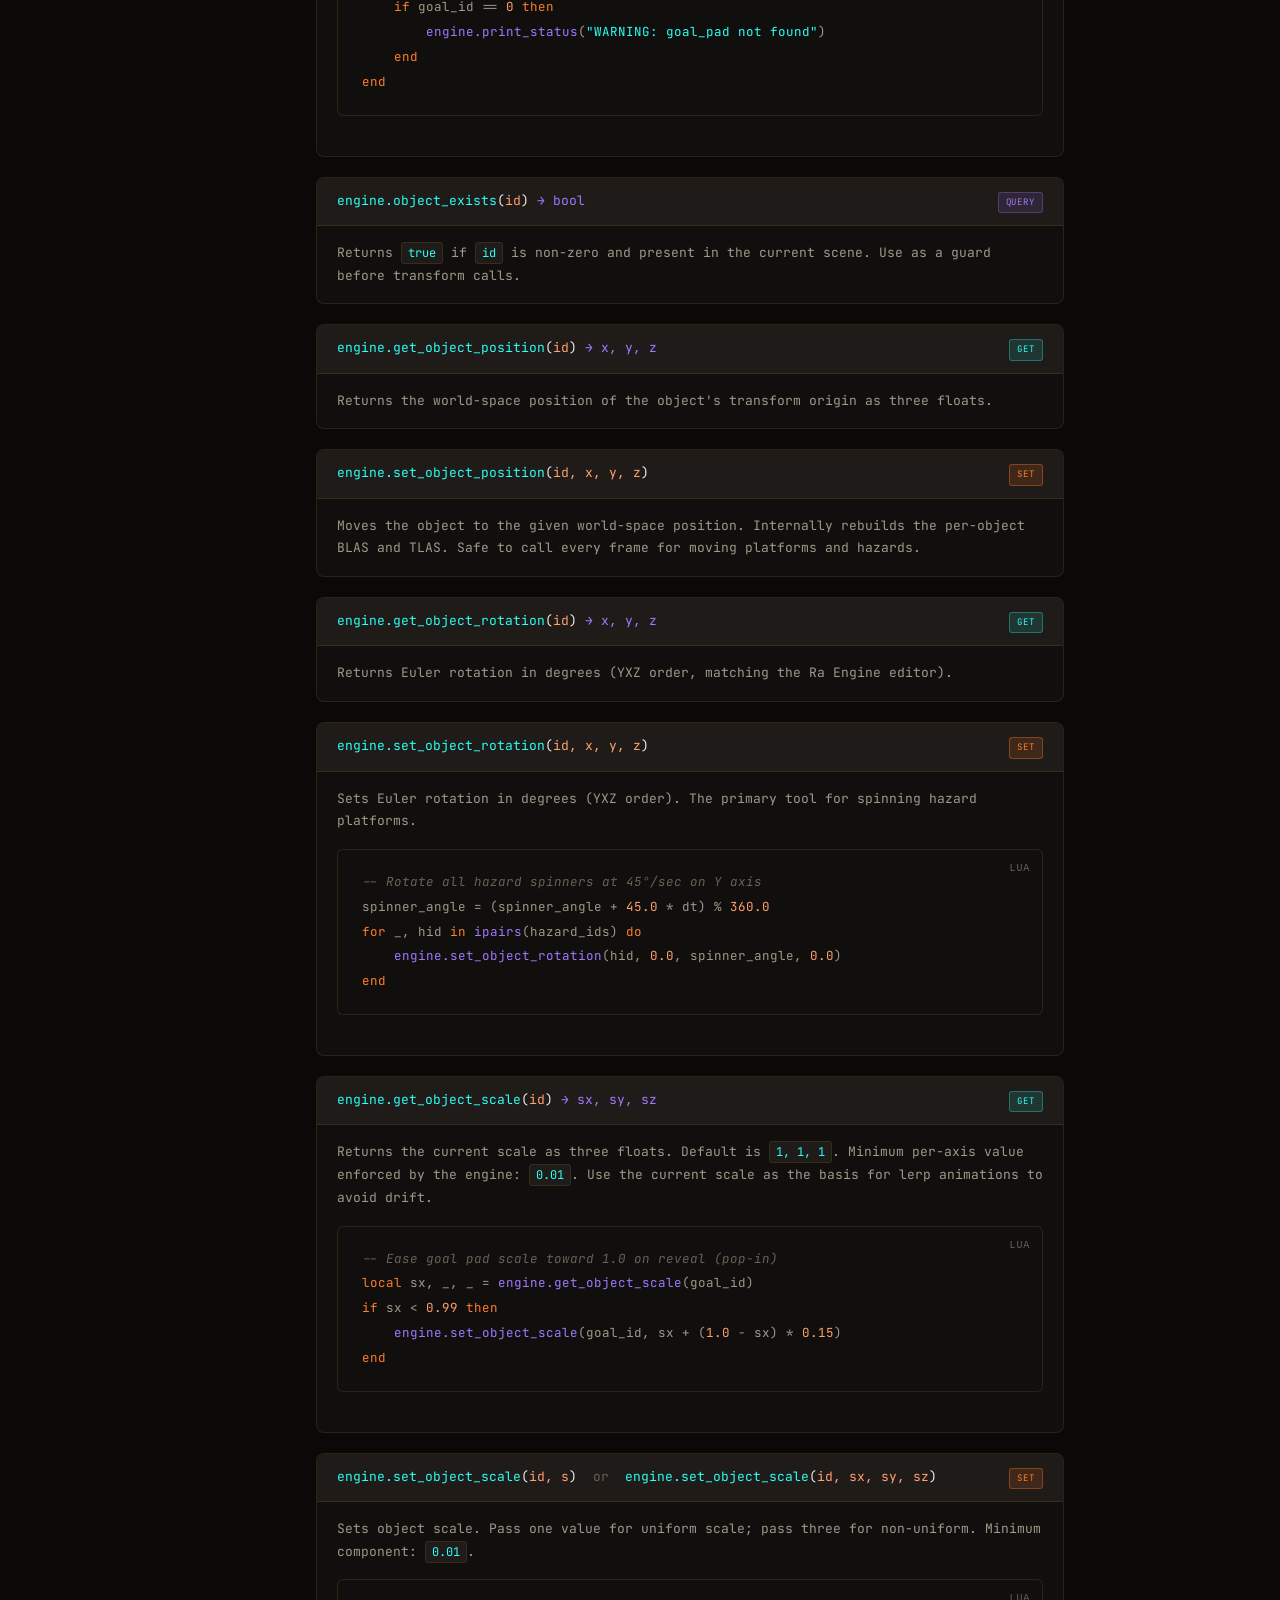
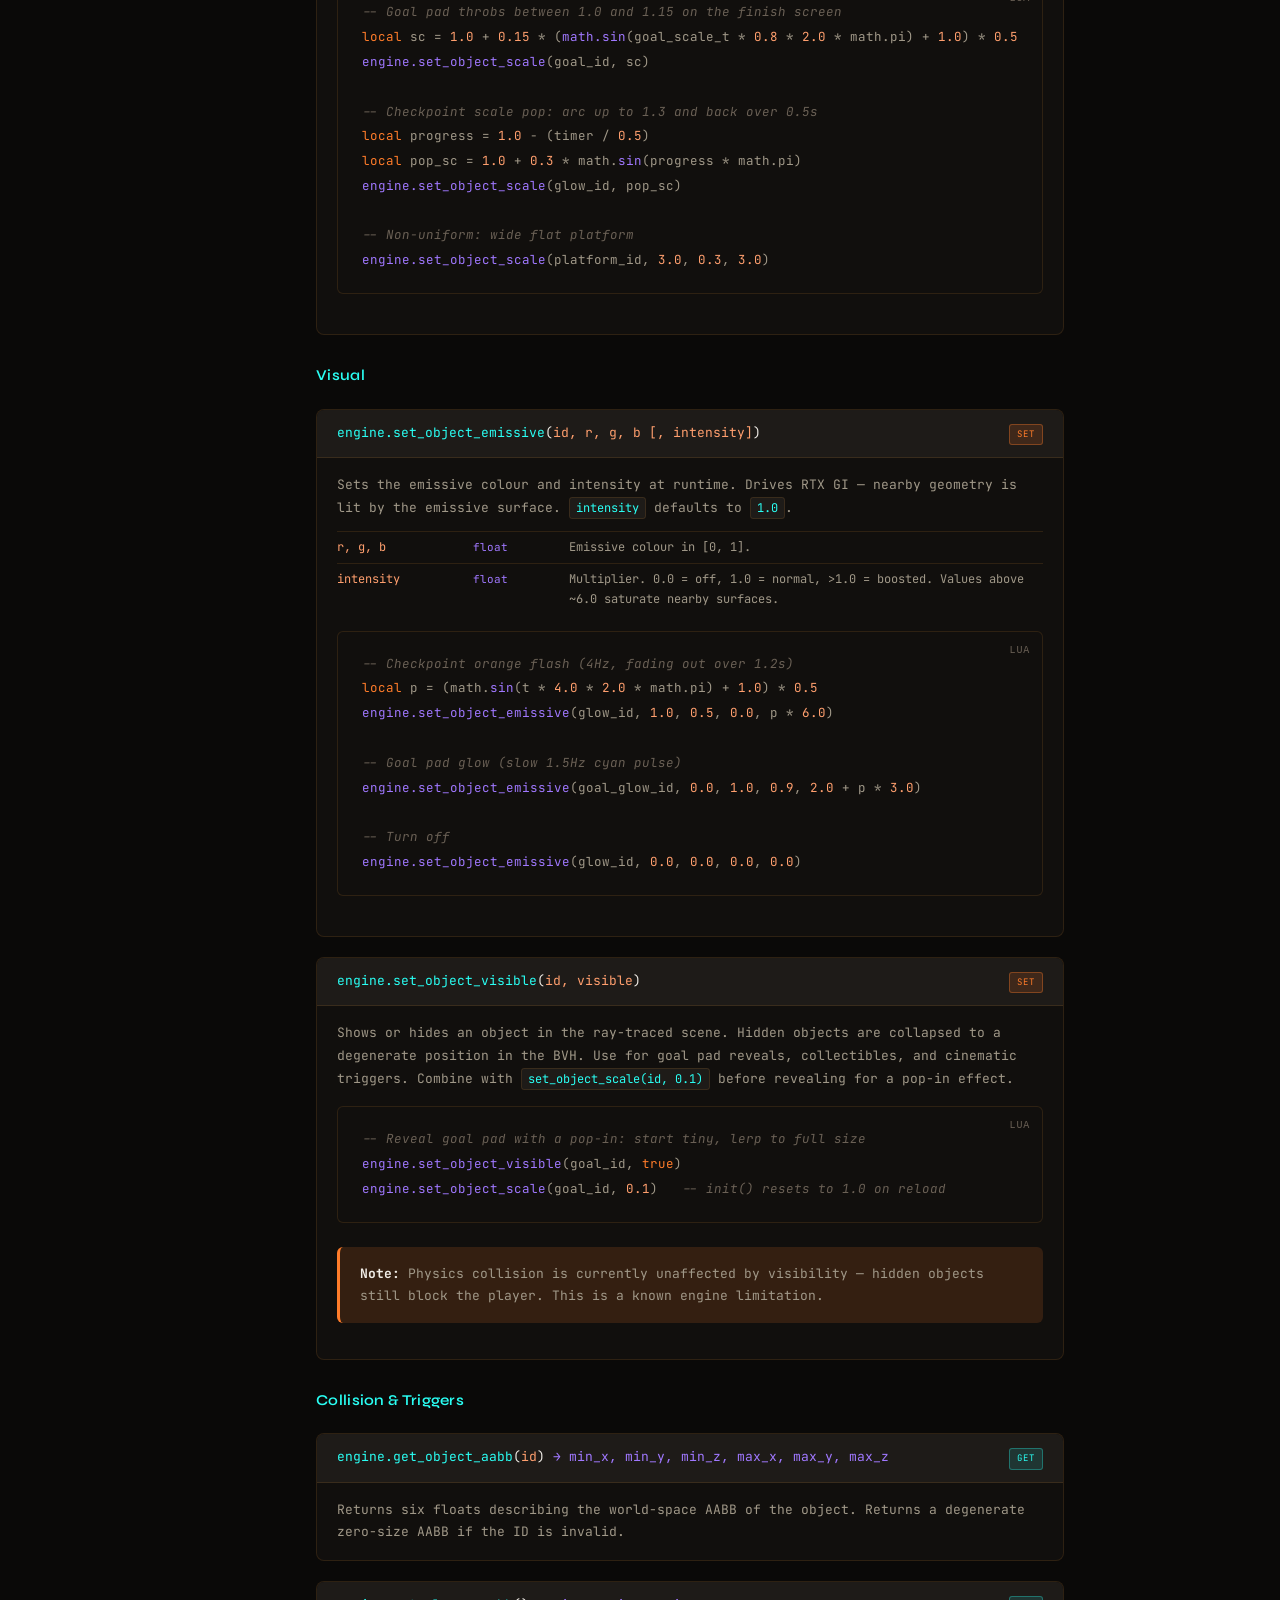
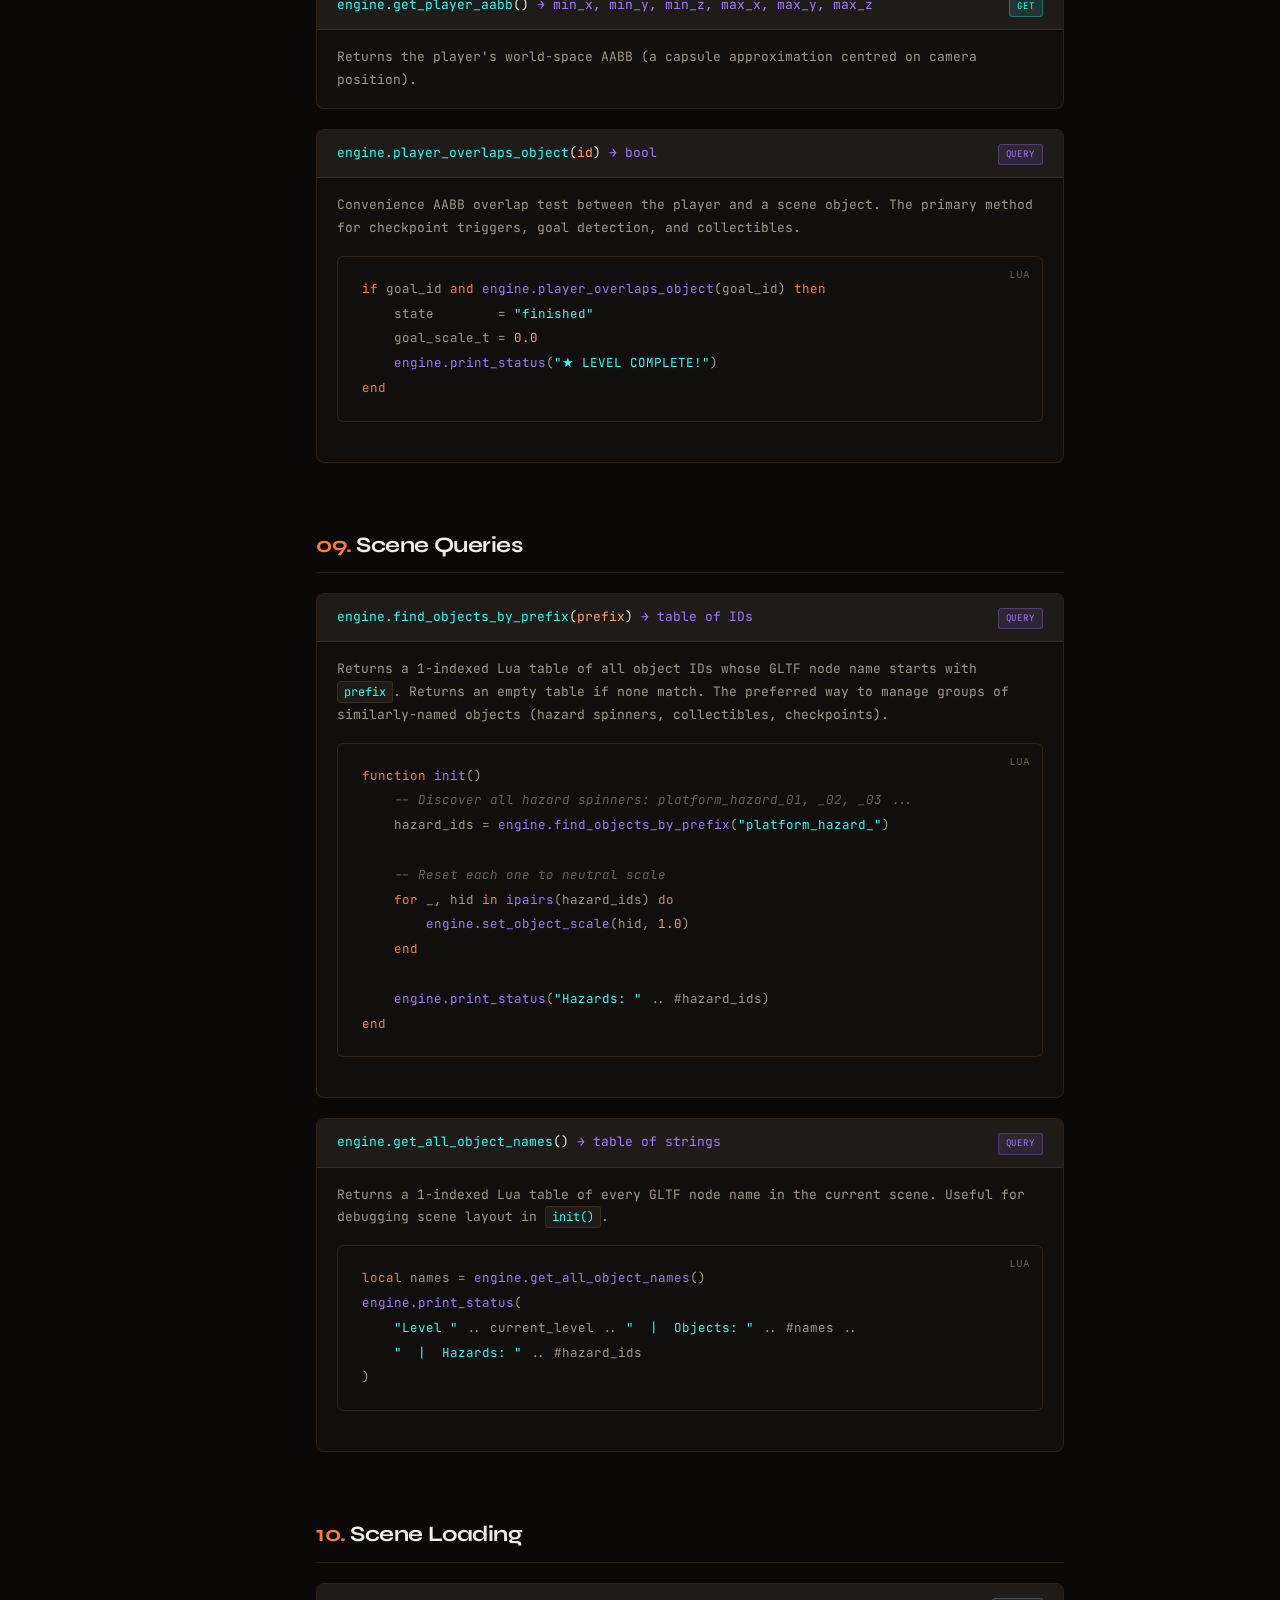
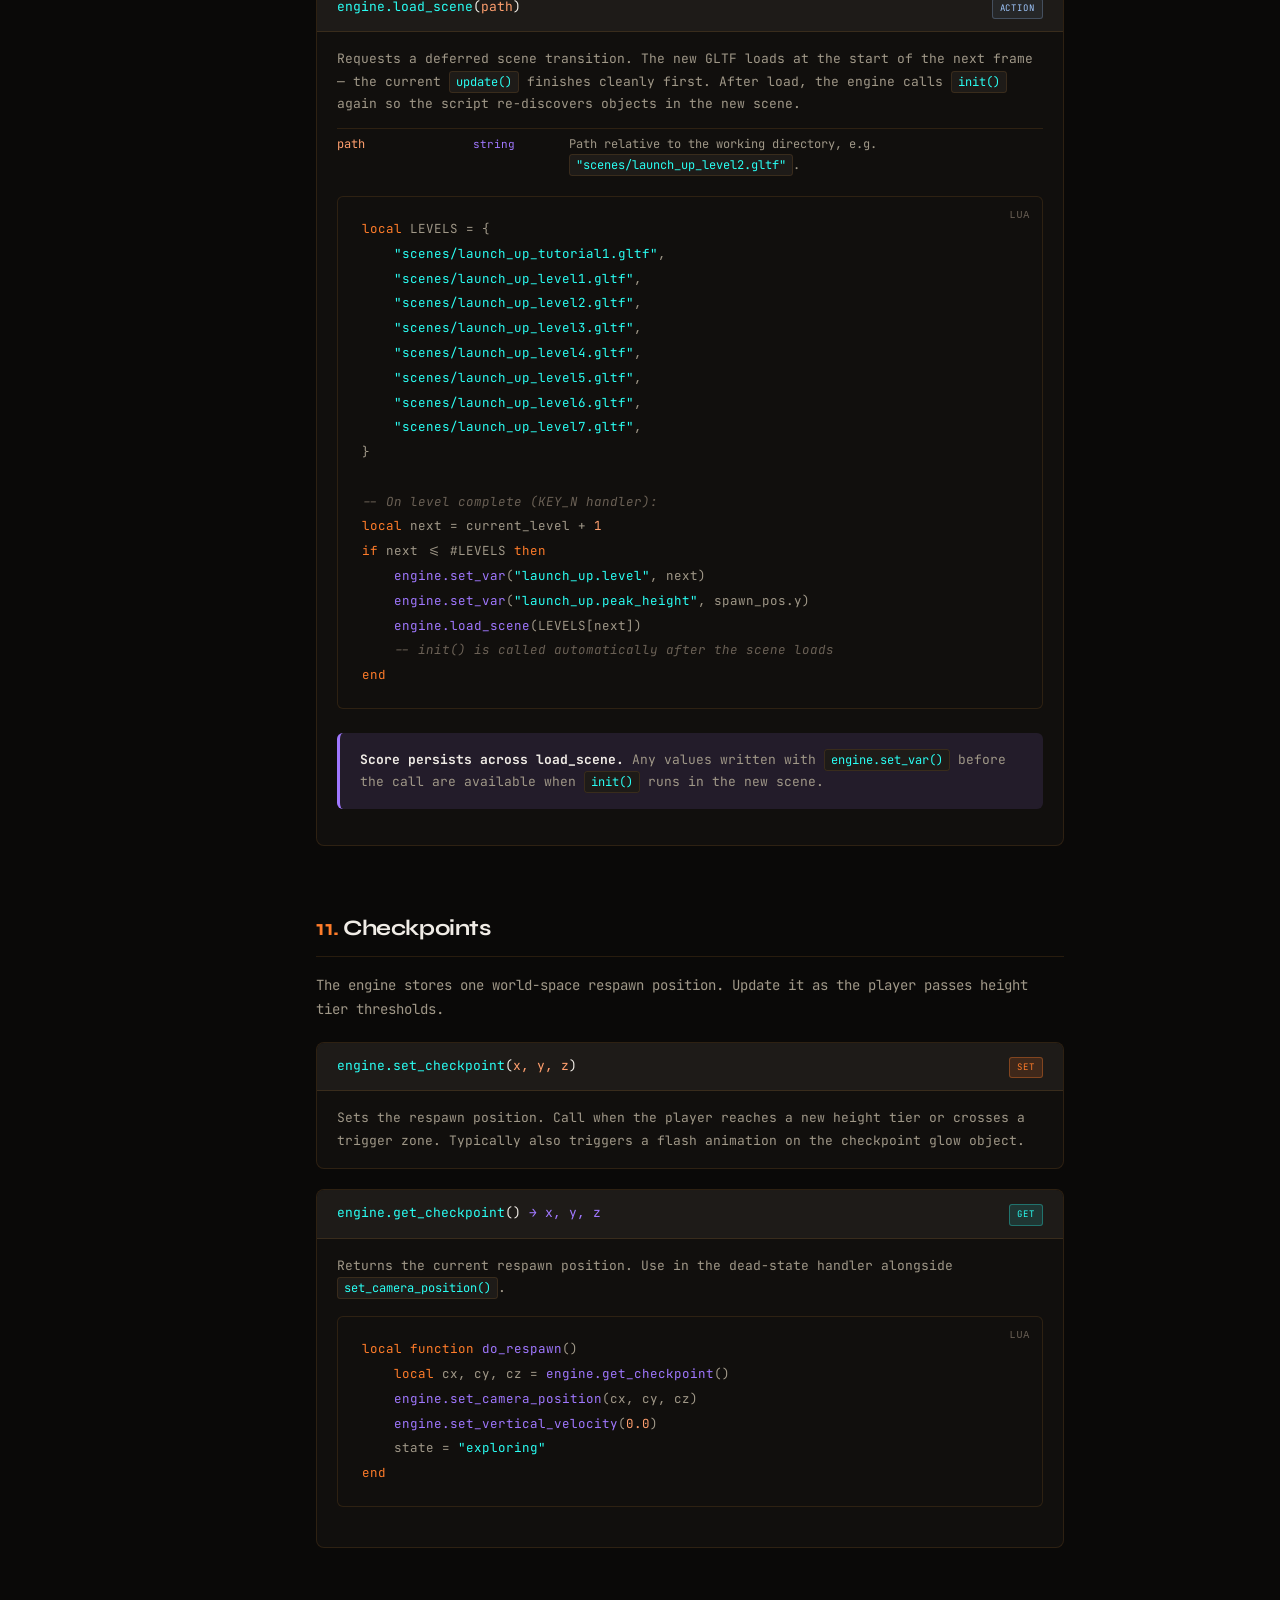
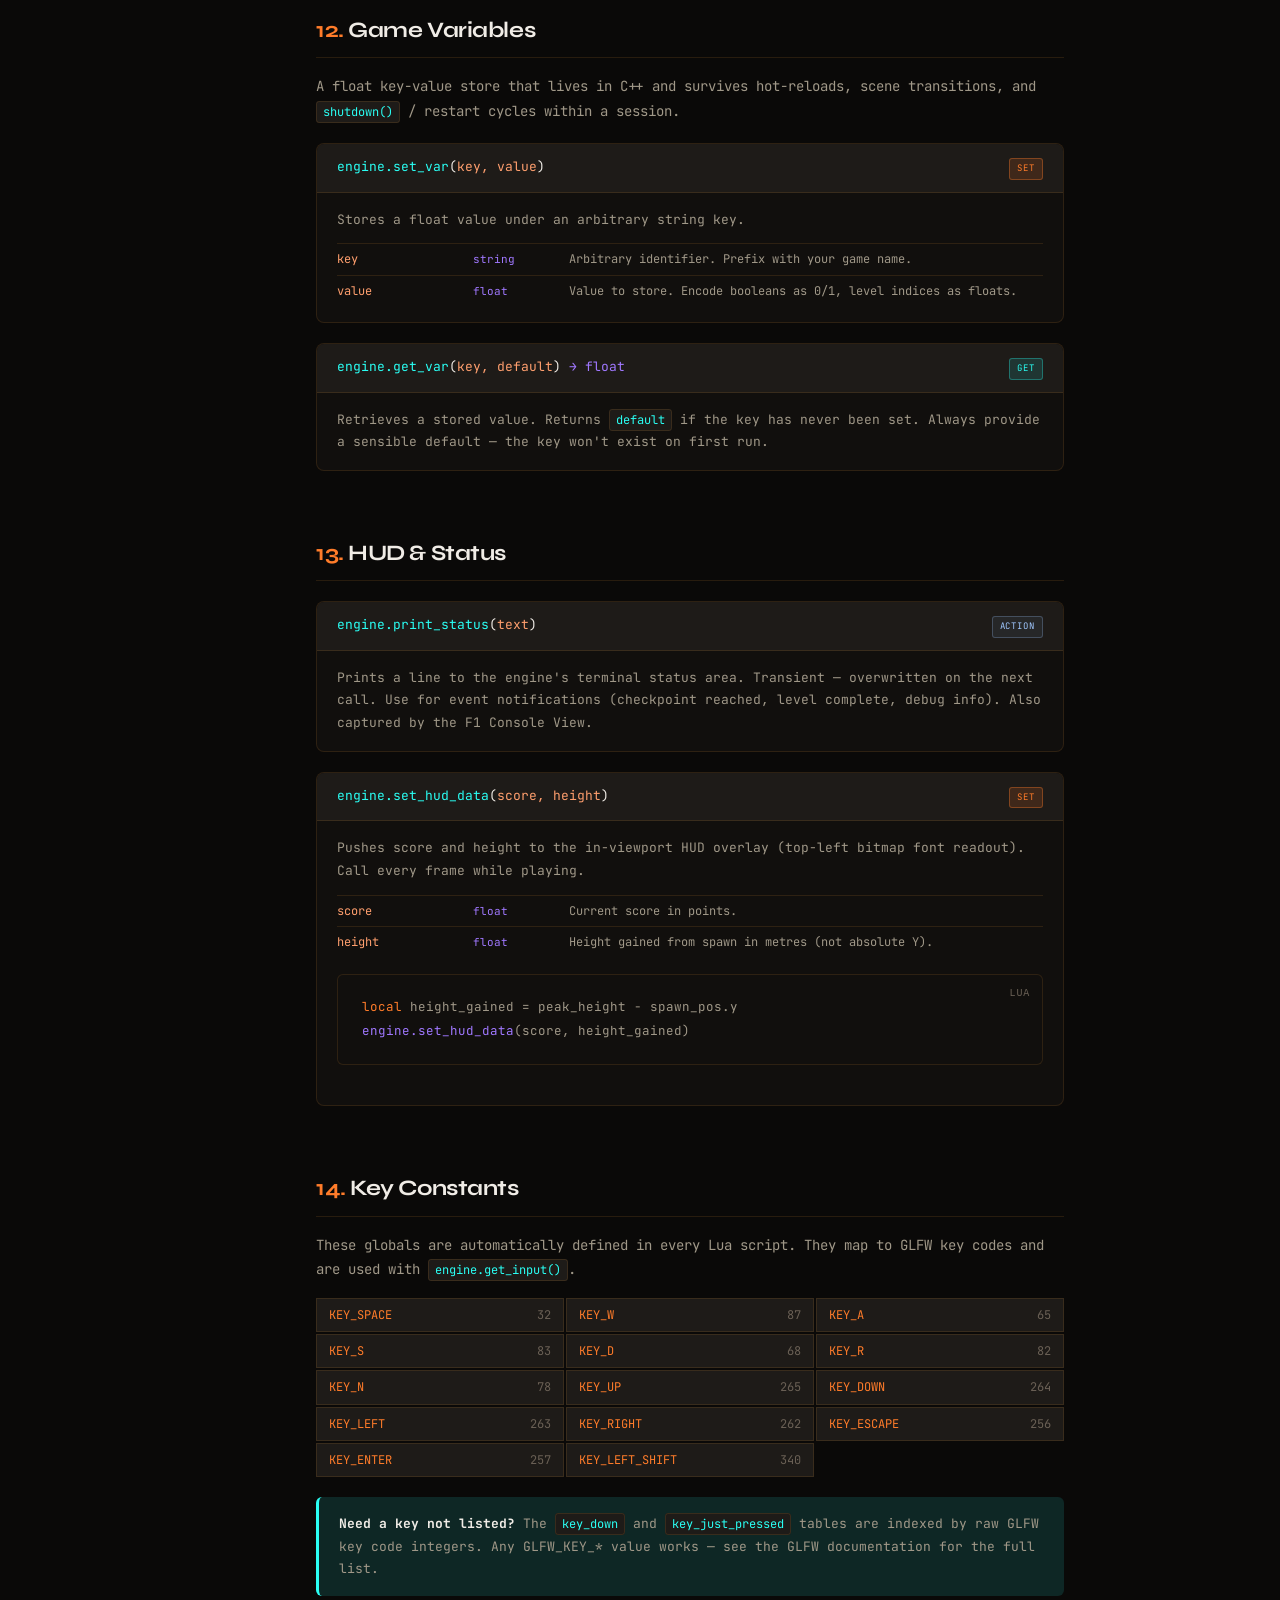
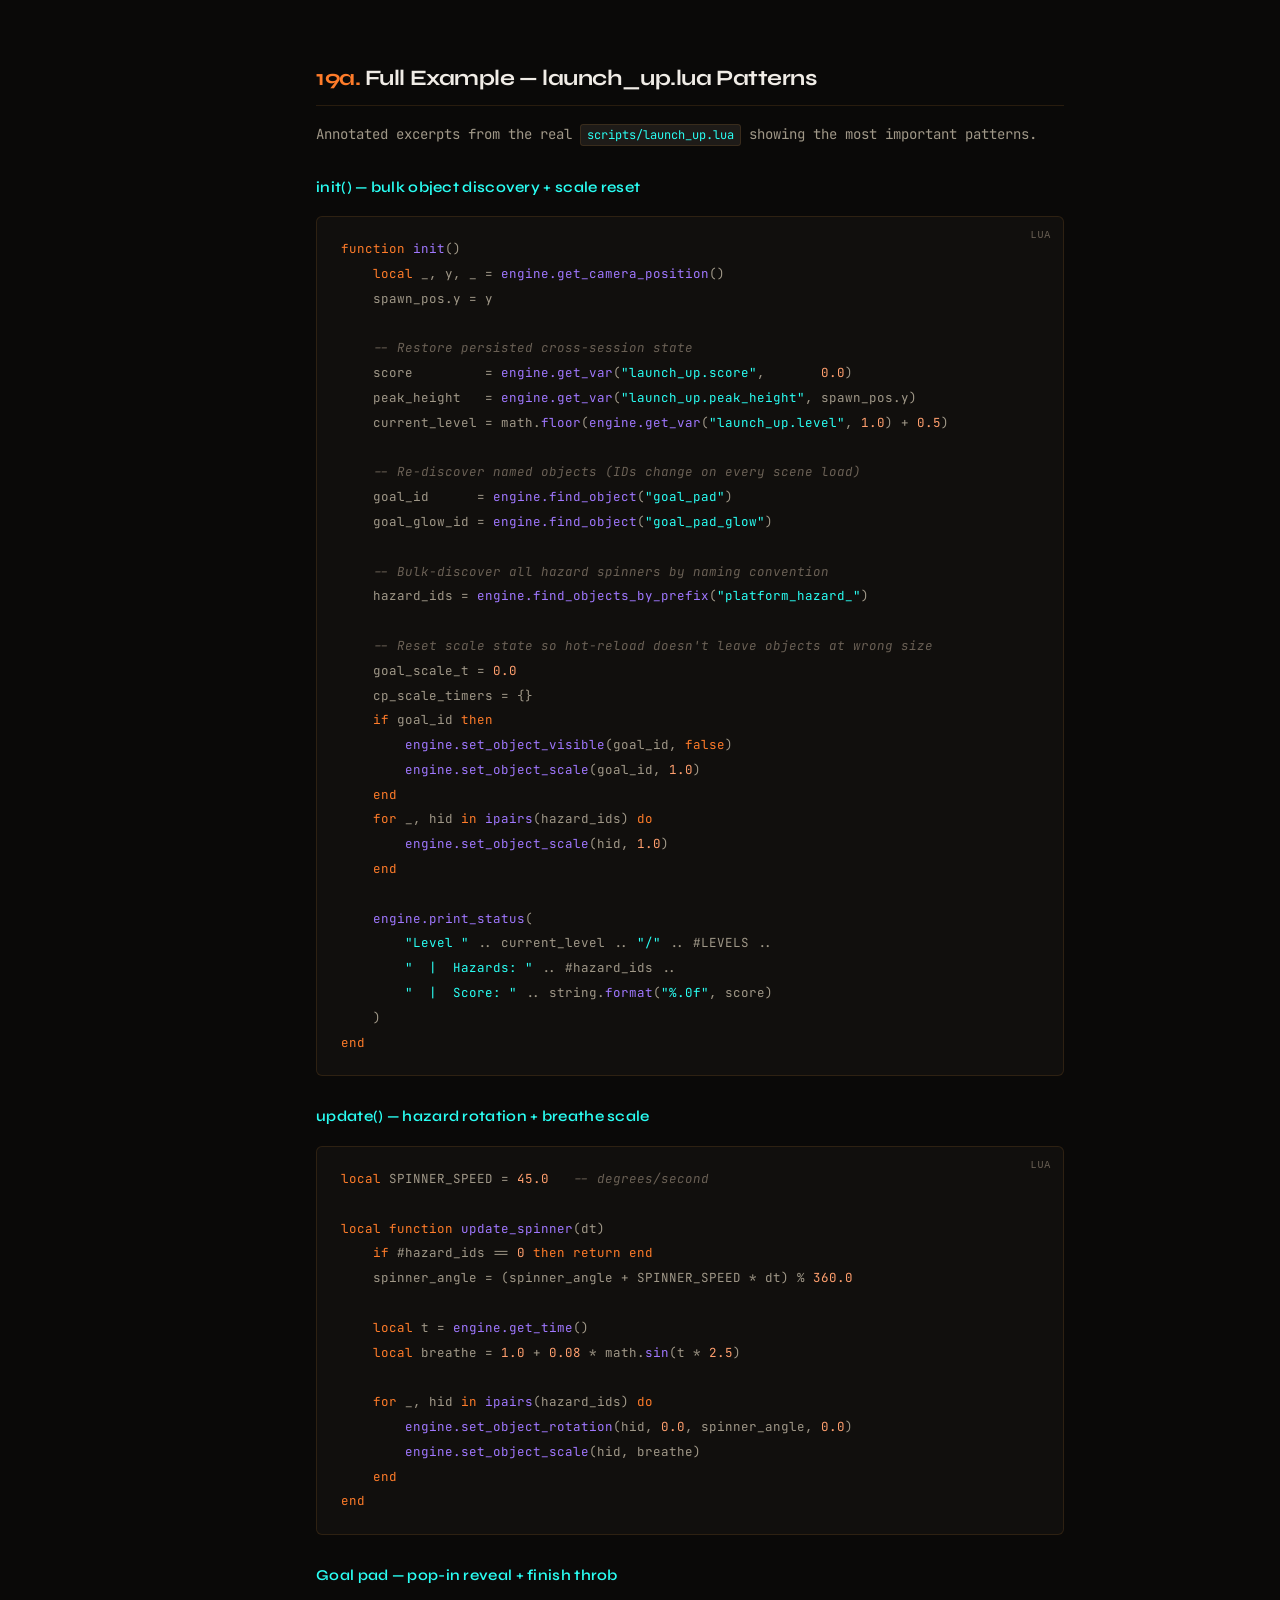
<file: docs/lua-api.html>
<!DOCTYPE html>
<html lang="en">
<head>
<meta charset="UTF-8">
<meta name="viewport" content="width=device-width, initial-scale=1.0">
<title>Ra Engine — Lua API Reference</title>
<link rel="preconnect" href="https://fonts.googleapis.com">
<link href="https://fonts.googleapis.com/css2?family=Syne:wght@400;500;600;700;800&family=JetBrains+Mono:wght@300;400;500&display=swap" rel="stylesheet">
<style>
:root {
  --bg: #0a0908;
  --bg2: #110f0d;
  --bg3: #1a1714;
  --surface: #1e1b18;
  --surface2: #252118;
  --border: rgba(255,160,60,0.12);
  --border2: rgba(255,160,60,0.22);
  --orange: #ff7c2a;
  --orange-dim: rgba(255,124,42,0.15);
  --cyan: #2afff4;
  --cyan-dim: rgba(42,255,244,0.12);
  --purple: #a078ff;
  --purple-dim: rgba(160,120,255,0.12);
  --text: #f0ece6;
  --text2: #a09888;
  --text3: #6a6055;
  --magenta: #ff2d8f;
  --sidebar-w: 260px;
  --header-h: 56px;
}
* { box-sizing: border-box; margin: 0; padding: 0; }
body { font-family: 'JetBrains Mono', monospace; background: var(--bg); color: var(--text); line-height: 1.7; font-size: 14px; }
a { color: var(--cyan); text-decoration: none; }
a:hover { color: var(--orange); }

header {
  position: fixed; top: 0; left: 0; right: 0; z-index: 100;
  height: var(--header-h); background: var(--bg);
  border-bottom: 1px solid var(--border);
  display: flex; align-items: center; padding: 0 2rem; gap: 1.5rem;
}
.logo { font-family: 'Syne', sans-serif; font-weight: 800; font-size: 18px; letter-spacing: -0.02em; color: var(--text); display: flex; align-items: center; gap: 10px; }
.logo-mark { width: 28px; height: 28px; background: var(--orange); display: inline-flex; align-items: center; justify-content: center; font-size: 13px; font-weight: 800; color: #000; clip-path: polygon(50% 0%, 100% 25%, 100% 75%, 50% 100%, 0% 75%, 0% 25%); }
.logo-sub { font-size: 11px; color: var(--text3); font-weight: 400; letter-spacing: 0.1em; text-transform: uppercase; border-left: 1px solid var(--border2); padding-left: 1rem; margin-left: 0.5rem; }
.header-right { margin-left: auto; display: flex; align-items: center; gap: 1rem; }
.badge { font-size: 10px; letter-spacing: 0.1em; text-transform: uppercase; padding: 3px 8px; border: 1px solid var(--border2); color: var(--text3); border-radius: 3px; }
.badge-orange { border-color: var(--orange); color: var(--orange); }
.badge-cyan   { border-color: var(--cyan);   color: var(--cyan);   }
.badge-purple { border-color: var(--purple); color: var(--purple); }

.layout { display: flex; padding-top: var(--header-h); min-height: 100vh; }

nav { width: var(--sidebar-w); position: fixed; top: var(--header-h); bottom: 0; left: 0; background: var(--bg2); border-right: 1px solid var(--border); overflow-y: auto; padding: 1.5rem 0; }
nav::-webkit-scrollbar { width: 4px; }
nav::-webkit-scrollbar-track { background: transparent; }
nav::-webkit-scrollbar-thumb { background: var(--border2); border-radius: 2px; }
.nav-section { padding: 0 1.25rem; margin-bottom: 1.5rem; }
.nav-label { font-size: 9px; letter-spacing: 0.14em; text-transform: uppercase; color: var(--text3); margin-bottom: 0.5rem; padding: 0 0.25rem; }
.nav-item { display: block; padding: 5px 8px; border-radius: 4px; color: var(--text2); font-size: 12.5px; transition: all 0.15s; margin-bottom: 1px; border-left: 2px solid transparent; }
.nav-item:hover { color: var(--text); background: var(--surface); border-left-color: var(--border2); }
.nav-item.active { color: var(--orange); background: var(--orange-dim); border-left-color: var(--orange); }
.nav-item.sub { padding-left: 20px; font-size: 11.5px; color: var(--text3); }
.nav-item.sub:hover { color: var(--text2); }

main { margin-left: var(--sidebar-w); flex: 1; max-width: 860px; padding: 3rem 3.5rem; }

.doc-section { margin-bottom: 4rem; scroll-margin-top: calc(var(--header-h) + 2rem); }

h1 { font-family: 'Syne', sans-serif; font-size: 36px; font-weight: 800; letter-spacing: -0.03em; color: var(--text); line-height: 1.1; margin-bottom: 0.75rem; }
h1 span { color: var(--orange); }
.hero-sub { font-size: 14px; color: var(--text2); max-width: 580px; margin-bottom: 2rem; line-height: 1.6; }

h2 { font-family: 'Syne', sans-serif; font-size: 22px; font-weight: 700; letter-spacing: -0.02em; color: var(--text); margin-bottom: 1rem; padding-bottom: 0.5rem; border-bottom: 1px solid var(--border); }
h2 .accent { color: var(--orange); }
h3 { font-family: 'Syne', sans-serif; font-size: 15px; font-weight: 600; color: var(--cyan); margin: 1.75rem 0 0.6rem; letter-spacing: 0.02em; }

p { color: var(--text2); margin-bottom: 0.9rem; line-height: 1.75; }
p strong { color: var(--text); font-weight: 500; }
ul, ol { color: var(--text2); padding-left: 1.5rem; margin-bottom: 0.9rem; }
li { margin-bottom: 0.3rem; line-height: 1.7; }
li strong { color: var(--text); }

code { font-family: 'JetBrains Mono', monospace; font-size: 12px; background: var(--surface); color: var(--cyan); padding: 2px 6px; border-radius: 3px; border: 1px solid var(--border); }
pre { background: var(--bg2); border: 1px solid var(--border); border-radius: 6px; padding: 1.25rem 1.5rem; overflow-x: auto; margin: 1rem 0 1.5rem; position: relative; }
pre::before { content: attr(data-label); position: absolute; top: 10px; right: 12px; font-size: 10px; letter-spacing: 0.08em; text-transform: uppercase; color: var(--text3); }
pre code { background: none; border: none; padding: 0; color: var(--text2); font-size: 12.5px; line-height: 1.9; }
.kw { color: var(--orange); }
.cm { color: var(--text3); font-style: italic; }
.st { color: var(--cyan); }
.fn { color: var(--purple); }
.nm { color: #ff9f6e; }

.callout { border-radius: 6px; padding: 1rem 1.25rem; margin: 1.25rem 0; border-left: 3px solid; font-size: 13px; }
.callout-orange  { background: var(--orange-dim); border-color: var(--orange); color: var(--text2); }
.callout-cyan    { background: var(--cyan-dim);   border-color: var(--cyan);   color: var(--text2); }
.callout-purple  { background: var(--purple-dim); border-color: var(--purple); color: var(--text2); }
.callout-danger  { background: rgba(255,60,60,0.1); border-color: #ff4444; color: var(--text2); }
.callout strong  { color: var(--text); }

table { width: 100%; border-collapse: collapse; margin: 1rem 0 1.5rem; font-size: 12.5px; }
th { text-align: left; padding: 8px 12px; background: var(--surface); color: var(--text3); font-size: 10px; letter-spacing: 0.1em; text-transform: uppercase; border-bottom: 1px solid var(--border2); }
td { padding: 9px 12px; border-bottom: 1px solid var(--border); color: var(--text2); vertical-align: top; }
td:first-child { color: var(--orange); font-family: 'JetBrains Mono', monospace; }
td code { font-size: 11.5px; }
tr:hover td { background: var(--surface); }

.api-block { background: var(--bg2); border: 1px solid var(--border); border-radius: 8px; margin: 1.25rem 0; overflow: hidden; }
.api-block-header { background: var(--surface); padding: 0.75rem 1.25rem; border-bottom: 1px solid var(--border); display: flex; align-items: baseline; gap: 1rem; flex-wrap: wrap; }
.api-sig { font-family: 'JetBrains Mono', monospace; font-size: 13px; color: var(--text); flex: 1; }
.api-sig .fn-name { color: var(--cyan); }
.api-sig .param   { color: #ff9f6e; }
.api-sig .ret     { color: var(--purple); }
.api-tag { font-size: 9px; letter-spacing: 0.1em; text-transform: uppercase; padding: 2px 7px; border-radius: 3px; border: 1px solid; white-space: nowrap; }
.api-tag-get    { color: var(--cyan);   border-color: rgba(42,255,244,0.3);   background: var(--cyan-dim); }
.api-tag-set    { color: var(--orange); border-color: rgba(255,124,42,0.35);  background: var(--orange-dim); }
.api-tag-query  { color: var(--purple); border-color: rgba(160,120,255,0.3);  background: var(--purple-dim); }
.api-tag-action { color: #a0c8ff;       border-color: rgba(160,200,255,0.25); background: rgba(160,200,255,0.07); }
.api-block-body { padding: 1rem 1.25rem; }
.api-block-body p { margin-bottom: 0.6rem; font-size: 13px; }
.api-block-body p:last-child { margin-bottom: 0; }
.api-params { margin-top: 0.75rem; }
.api-param-row { display: flex; gap: 1rem; align-items: baseline; padding: 5px 0; border-top: 1px solid var(--border); font-size: 12px; }
.api-param-name { color: #ff9f6e; min-width: 120px; font-family: 'JetBrains Mono', monospace; }
.api-param-type { color: var(--purple); min-width: 80px; font-family: 'JetBrains Mono', monospace; font-size: 11px; }
.api-param-desc { color: var(--text2); }

.tags { display: flex; flex-wrap: wrap; gap: 6px; margin: 0.75rem 0; }
.tag { font-size: 10px; letter-spacing: 0.06em; padding: 3px 8px; border-radius: 3px; background: var(--surface2); border: 1px solid var(--border); color: var(--text3); }
.tag-orange { border-color: rgba(255,124,42,0.4); color: var(--orange); }
.tag-cyan   { border-color: rgba(42,255,244,0.3); color: var(--cyan); }
.tag-purple { border-color: rgba(160,120,255,0.3); color: var(--purple); }

.key-grid { display: grid; grid-template-columns: repeat(auto-fill, minmax(200px, 1fr)); gap: 2px; margin: 1rem 0; }
.key-row { display: flex; justify-content: space-between; align-items: center; background: var(--surface); border: 1px solid var(--border); padding: 6px 12px; font-size: 12px; }
.key-name { color: var(--orange); font-family: 'JetBrains Mono', monospace; }
.key-val  { color: var(--text3); }

.progress-bar { position: fixed; top: var(--header-h); left: 0; right: 0; height: 2px; background: var(--border); z-index: 99; }
.progress-fill { height: 100%; width: 0%; background: linear-gradient(90deg, var(--orange), var(--cyan)); transition: width 0.1s; }

hr { border: none; border-top: 1px solid var(--border); margin: 2.5rem 0; }

footer { margin-left: var(--sidebar-w); padding: 2rem 3.5rem; border-top: 1px solid var(--border); font-size: 11px; color: var(--text3); display: flex; gap: 2rem; align-items: center; }
footer a { color: var(--text3); }
footer a:hover { color: var(--orange); }
.footer-logo { font-family: 'Syne', sans-serif; font-weight: 700; font-size: 13px; color: var(--text2); margin-right: auto; }

.version-row { display: flex; align-items: center; gap: 10px; margin-bottom: 1.5rem; }

/* ── MOBILE RESPONSIVE ── */
@media (max-width: 768px) {
  :root {
    --sidebar-w: 0px;
  }

  header {
    padding: 0 1rem;
    gap: 0.75rem;
  }

  .logo {
    font-size: 16px;
    gap: 8px;
  }

  .logo-mark {
    width: 24px;
    height: 24px;
    font-size: 11px;
  }

  .logo-sub {
    display: none;
  }

  .header-right {
    gap: 0.5rem;
  }

  .badge {
    font-size: 8px;
    padding: 2px 6px;
  }

  .hamburger {
    display: flex;
    flex-direction: column;
    cursor: pointer;
    gap: 4px;
    background: none;
    border: none;
    padding: 0;
  }

  .hamburger span {
    width: 24px;
    height: 2px;
    background: var(--orange);
    border-radius: 1px;
    transition: all 0.3s;
  }

  .hamburger.active span:nth-child(1) {
    transform: rotate(45deg) translate(8px, 8px);
  }

  .hamburger.active span:nth-child(2) {
    opacity: 0;
  }

  .hamburger.active span:nth-child(3) {
    transform: rotate(-45deg) translate(7px, -7px);
  }

  nav {
    position: fixed;
    left: 0;
    top: var(--header-h);
    width: 100%;
    max-height: calc(100vh - var(--header-h));
    background: var(--bg2);
    z-index: 50;
    transform: scaleY(0);
    transform-origin: top;
    transition: transform 0.2s ease-out;
    overflow-y: auto;
    padding: 1rem 0;
  }

  nav.active {
    transform: scaleY(1);
  }

  main {
    margin-left: 0;
    max-width: 100%;
    padding: 2rem 1rem;
  }

  h1 {
    font-size: 28px;
  }

  h2 {
    font-size: 18px;
  }

  h3 {
    font-size: 14px;
  }

  p, li, td {
    font-size: 13px;
  }

  code {
    font-size: 11px;
  }

  pre {
    font-size: 11px;
    padding: 0.75rem;
    margin: 0.75rem 0;
  }

  pre::before {
    font-size: 8px;
    top: 6px;
    right: 8px;
  }

  table {
    font-size: 11px;
    margin: 0.75rem 0;
    display: block;
    overflow-x: auto;
    -webkit-overflow-scrolling: touch;
    border: 1px solid var(--border);
    border-radius: 3px;
  }

  table thead {
    display: table;
    width: 100%;
    background: var(--surface);
  }

  table tbody {
    display: block;
    max-height: 400px;
    overflow-y: auto;
  }

  th, td {
    padding: 6px 8px;
    white-space: nowrap;
  }

  .api-block {
    margin: 1rem 0;
  }

  .api-block-header {
    flex-direction: column;
    align-items: flex-start;
    gap: 0.5rem;
    padding: 0.6rem 1rem;
  }

  .api-sig {
    font-size: 12px;
    flex: none;
    width: 100%;
    overflow-x: auto;
  }

  .api-block-body {
    padding: 0.75rem 1rem;
  }

  .api-tag {
    font-size: 8px;
    padding: 1px 5px;
  }

  .callout {
    padding: 0.75rem 1rem;
    font-size: 12px;
  }


  .nav-mobile-home {
    display: none;
    padding: 0.75rem 1.25rem;
    margin-bottom: 1rem;
    border-bottom: 1px solid var(--border);
    color: var(--orange);
    font-size: 12px;
    font-weight: 600;
  }

  nav.active .nav-mobile-home {
    display: block;
  }

    .key-grid {
    grid-template-columns: repeat(auto-fill, minmax(150px, 1fr));
    gap: 1px;
  }

  .key-row {
    padding: 4px 8px;
    font-size: 11px;
  }

  footer {
    margin-left: 0;
    padding: 1.5rem 1rem;
    flex-direction: column;
    gap: 1rem;
    align-items: flex-start;
  }

  footer a {
    font-size: 10px;
  }

  .footer-logo {
    margin-right: 0;
  }

  .doc-section {
    margin-bottom: 2.5rem;
  }

  .version-row {
    gap: 6px;
    flex-wrap: wrap;
  }

  .tag {
    font-size: 9px;
    padding: 2px 6px;
  }

  hr {
    margin: 1.5rem 0;
  }
}

@media (max-width: 480px) {
  .logo {
    font-size: 14px;
  }

  .logo-mark {
    width: 20px;
    height: 20px;
    font-size: 10px;
  }

  h1 {
    font-size: 24px;
  }

  main {
    padding: 1.5rem 0.75rem;
  }

  .api-sig {
    font-size: 11px;
  }

  .badge {
    display: none;
  }

  .header-right {
    gap: 0.25rem;
  }
}

</style>
</head>
<body>

<div class="progress-bar"><div class="progress-fill" id="progress"></div></div>

<header>
  <div class="logo">
    <span class="logo-mark">Ra</span>
    Ra Engine
    <span class="logo-sub">Lua API Reference</span>
  </div>
  <button class="hamburger" id="hamburger"><span></span><span></span><span></span></button>
  <div class="header-right">
    <a href="index.html" class="badge">← Main Docs</a>
    <span class="badge badge-purple">Lua 5.x</span>
    <span class="badge badge-orange">Hot-Reload</span>
    <span class="badge badge-cyan">scripts/</span>
  </div>
</header>

<div class="layout">

<nav>
  <a href="https://digiflux.one" class="nav-mobile-home">← digiflux.one</a>
  <div class="nav-section">
    <div class="nav-label">Overview</div>
    <a class="nav-item active" href="#overview">Introduction</a>
    <a class="nav-item" href="#contract">Script Contract</a>
    <a class="nav-item" href="#hotreload">Hot-Reload</a>
    <a class="nav-item" href="#state">Persisting State</a>
  </div>
  <div class="nav-section">
    <div class="nav-label">Engine API</div>
    <a class="nav-item" href="#camera">Camera</a>
    <a class="nav-item" href="#physics">Physics</a>
    <a class="nav-item" href="#input">Input</a>
    <a class="nav-item" href="#time">Time</a>
    <a class="nav-item" href="#objects">Scene Objects</a>
    <a class="nav-item sub" href="#object-transform">Transform</a>
    <a class="nav-item sub" href="#object-visual">Visual</a>
    <a class="nav-item sub" href="#object-collision">Collision</a>
    <a class="nav-item" href="#scene-queries">Scene Queries</a>
    <a class="nav-item" href="#scene-loading">Scene Loading</a>
    <a class="nav-item" href="#checkpoints">Checkpoints</a>
    <a class="nav-item" href="#variables">Game Variables</a>
    <a class="nav-item" href="#hud">HUD &amp; Status</a>
  </div>
  <div class="nav-section">
    <div class="nav-label">Reference</div>
    <a class="nav-item" href="#key-constants">Key Constants</a>
    <a class="nav-item" href="#example">Full Example</a>
    <a class="nav-item" href="#raycast">Ray Casting</a>
    <a class="nav-item" href="#tagging">Tagged Objects</a>
    <a class="nav-item" href="#gameobjects">Game Objects</a>
    <a class="nav-item" href="#ambient">Ambient Sky</a>
    <a class="nav-item" href="#quickref">Quick Reference</a>
  </div>
</nav>

<main>

<!-- OVERVIEW -->
<section class="doc-section" id="overview">
  <div class="version-row">
    <span class="tag tag-purple">Lua 5.x</span>
    <span class="tag tag-orange">LuaGameModule</span>
    <span class="tag tag-cyan">scripts/launch_up.lua</span>
  </div>
  <h1>Lua <span>API</span></h1>
  <p class="hero-sub">Ra Engine's game logic layer. Drop a <code>.lua</code> script in <code>scripts/</code>, point the engine at it, and the full engine API is available as the global table <code>engine</code>. Changes to the script hot-reload live — no recompile needed.</p>

  <div class="callout callout-cyan">
    <strong>Game code is isolated.</strong> Lua scripts never include Vulkan, GLFW, or engine headers. All engine access goes through the <code>engine</code> global. This lets you iterate on game logic independently of the graphics pipeline.
  </div>
</section>

<!-- CONTRACT -->
<section class="doc-section" id="contract">
  <h2><span class="accent">01.</span> Script Contract</h2>
  <p>Every Ra Engine Lua script must define these global functions. The engine calls them automatically.</p>

  <div class="api-block">
    <div class="api-block-header">
      <span class="api-sig"><span class="kw">function</span> <span class="fn-name">init</span>()</span>
      <span class="api-tag api-tag-action">required</span>
    </div>
    <div class="api-block-body">
      <p>Called once when the script first loads, and again on every hot-reload and after every <code>engine.load_scene()</code>. Use this to look up object IDs with <code>engine.find_object()</code> and <code>engine.find_objects_by_prefix()</code>, reset animation state, and read any persisted state from <code>engine.get_var()</code>.</p>
      <p>Do not cache object IDs across hot-reloads in module-level Lua variables — the scene may have changed. Always re-discover them inside <code>init()</code>.</p>
    </div>
  </div>

  <div class="api-block">
    <div class="api-block-header">
      <span class="api-sig"><span class="kw">function</span> <span class="fn-name">update</span>(<span class="param">dt</span>)</span>
      <span class="api-tag api-tag-action">required</span>
    </div>
    <div class="api-block-body">
      <p>Called every frame before rendering. <code>dt</code> is the frame delta time in seconds (capped; safe for physics and animation). All game logic, input polling, scoring, object movement, and scale/emissive animations go here.</p>
      <div class="api-params">
        <div class="api-param-row"><span class="api-param-name">dt</span><span class="api-param-type">float</span><span class="api-param-desc">Seconds elapsed since the last frame. Capped to prevent physics explosion on lag spikes.</span></div>
      </div>
    </div>
  </div>

  <div class="api-block">
    <div class="api-block-header">
      <span class="api-sig"><span class="kw">function</span> <span class="fn-name">shutdown</span>()</span>
      <span class="api-tag api-tag-action">required</span>
    </div>
    <div class="api-block-body">
      <p>Called on engine exit (before Vulkan teardown). Save any game state that must survive process restart using <code>engine.set_var()</code>. This is your last chance to write persistent data.</p>
    </div>
  </div>

  <div class="api-block">
    <div class="api-block-header">
      <span class="api-sig"><span class="kw">function</span> <span class="fn-name">get_status_line</span>() <span class="ret">→ string</span></span>
      <span class="api-tag api-tag-get">optional</span>
    </div>
    <div class="api-block-body">
      <p>Return a short string shown in the engine's terminal status area (bottom line). Called every frame. Return <code>""</code> to show nothing. Keep it under ~80 characters for clean display.</p>
    </div>
  </div>
</section>

<!-- HOT RELOAD -->
<section class="doc-section" id="hotreload">
  <h2><span class="accent">02.</span> Hot-Reload</h2>
  <p>Every frame, the engine <code>stat()</code>s the script file. If the modification time has changed, it automatically:</p>
  <ol>
    <li>Calls <code>shutdown()</code> on the current Lua state</li>
    <li>Destroys the old <code>lua_State</code></li>
    <li>Opens a fresh state and re-binds the full engine API</li>
    <li>Runs the script file</li>
    <li>Calls <code>init()</code> again</li>
  </ol>

  <div class="callout callout-orange">
    <strong>Lua variables do not survive hot-reload.</strong> Any local Lua state (variables, tables, closures) is destroyed when the <code>lua_State</code> is torn down. Only values written to <code>engine.set_var()</code> survive — they live in C++ and are unaffected by Lua restarts.
  </div>

  <p>If the reloaded script has a syntax or runtime error, the engine keeps the previous working state and suppresses further reload attempts until the file is saved again.</p>
</section>

<!-- STATE -->
<section class="doc-section" id="state">
  <h2><span class="accent">03.</span> Persisting State</h2>
  <p>Use <code>engine.set_var()</code> / <code>engine.get_var()</code> for any value that must survive hot-reloads, scene transitions, or be accessible between <code>update()</code> and <code>shutdown()</code>.</p>

  <pre data-label="lua"><code><span class="kw">function</span> <span class="fn">init</span>()
    <span class="cm">-- Read back values saved from a previous session or hot-reload</span>
    score         = <span class="fn">engine.get_var</span>(<span class="st">"launch_up.score"</span>,        <span class="nm">0.0</span>)
    peak_height   = <span class="fn">engine.get_var</span>(<span class="st">"launch_up.peak_height"</span>,  <span class="nm">0.0</span>)
    current_level = math.<span class="fn">floor</span>(<span class="fn">engine.get_var</span>(<span class="st">"launch_up.level"</span>, <span class="nm">1.0</span>) + <span class="nm">0.5</span>)
<span class="kw">end</span>

<span class="kw">function</span> <span class="fn">shutdown</span>()
    <span class="fn">engine.set_var</span>(<span class="st">"launch_up.score"</span>,       score)
    <span class="fn">engine.set_var</span>(<span class="st">"launch_up.peak_height"</span>, peak_height)
    <span class="fn">engine.set_var</span>(<span class="st">"launch_up.level"</span>,       current_level)
<span class="kw">end</span></code></pre>

  <div class="callout callout-purple">
    <strong>Namespace your keys.</strong> Prefix all variable keys with your game name (e.g. <code>"launch_up.score"</code>) to avoid collisions if multiple scripts are used across levels.
  </div>
</section>

<!-- CAMERA -->
<section class="doc-section" id="camera">
  <h2><span class="accent">04.</span> Camera</h2>
  <p>The camera <em>is</em> the player in first-person mode. Moving the camera moves the player. Physics and collision are resolved relative to the camera position.</p>

  <div class="api-block">
    <div class="api-block-header">
      <span class="api-sig"><span class="fn-name">engine.get_camera_position</span>() <span class="ret">→ x, y, z</span></span>
      <span class="api-tag api-tag-get">get</span>
    </div>
    <div class="api-block-body">
      <p>Returns the camera's world-space position as three separate floats. Y is vertical — the primary axis for height-based scoring.</p>
      <pre data-label="lua"><code><span class="kw">local</span> _, cy, _ = <span class="fn">engine.get_camera_position</span>()
<span class="kw">if</span> cy > peak_height <span class="kw">then</span>
    peak_height = cy
    score = (peak_height - spawn_y) * <span class="nm">100.0</span>
<span class="kw">end</span></code></pre>
    </div>
  </div>

  <div class="api-block">
    <div class="api-block-header">
      <span class="api-sig"><span class="fn-name">engine.set_camera_position</span>(<span class="param">x, y, z</span>)</span>
      <span class="api-tag api-tag-set">set</span>
    </div>
    <div class="api-block-body">
      <p>Teleports the camera (and player) to the given world-space position. Used for respawning. Always follow with <code>engine.set_vertical_velocity(0.0)</code> to clear falling momentum.</p>
      <pre data-label="lua"><code><span class="kw">local</span> cx, cy, cz = <span class="fn">engine.get_checkpoint</span>()
<span class="fn">engine.set_camera_position</span>(cx, cy, cz)
<span class="fn">engine.set_vertical_velocity</span>(<span class="nm">0.0</span>)</code></pre>
    </div>
  </div>

  <div class="api-block">
    <div class="api-block-header">
      <span class="api-sig"><span class="fn-name">engine.get_camera_forward</span>() <span class="ret">→ x, y, z</span></span>
      <span class="api-tag api-tag-get">get</span>
    </div>
    <div class="api-block-body">
      <p>Returns the normalised camera look direction. Useful for shooting, raycasting, or directional movement logic.</p>
    </div>
  </div>

  <div class="api-block">
    <div class="api-block-header">
      <span class="api-sig"><span class="fn-name">engine.get_camera_right</span>() <span class="ret">→ x, y, z</span></span>
      <span class="api-tag api-tag-get">get</span>
    </div>
    <div class="api-block-body">
      <p>Returns the normalised camera right vector (perpendicular to forward in the horizontal plane). Use with forward for strafe-relative logic.</p>
    </div>
  </div>
</section>

<!-- PHYSICS -->
<section class="doc-section" id="physics">
  <h2><span class="accent">05.</span> Physics</h2>

  <div class="api-block">
    <div class="api-block-header">
      <span class="api-sig"><span class="fn-name">engine.get_physics_state</span>() <span class="ret">→ table</span></span>
      <span class="api-tag api-tag-get">get</span>
    </div>
    <div class="api-block-body">
      <p>Returns a table describing the player's current physics state.</p>
      <div class="api-params">
        <div class="api-param-row"><span class="api-param-name">is_grounded</span><span class="api-param-type">bool</span><span class="api-param-desc">True if the player is standing on solid geometry this frame.</span></div>
        <div class="api-param-row"><span class="api-param-name">is_jumping</span><span class="api-param-type">bool</span><span class="api-param-desc">True during the upward arc of a jump.</span></div>
        <div class="api-param-row"><span class="api-param-name">vertical_velocity</span><span class="api-param-type">float</span><span class="api-param-desc">Current vertical speed in m/s. Negative = falling.</span></div>
      </div>
    </div>
  </div>

  <div class="api-block">
    <div class="api-block-header">
      <span class="api-sig"><span class="fn-name">engine.set_vertical_velocity</span>(<span class="param">v</span>)</span>
      <span class="api-tag api-tag-set">set</span>
    </div>
    <div class="api-block-body">
      <p>Directly sets the player's vertical velocity. Use to trigger a jump or cancel falling momentum on respawn. Engine gravity is −18.0 m/s².</p>
      <div class="api-params">
        <div class="api-param-row"><span class="api-param-name">v</span><span class="api-param-type">float</span><span class="api-param-desc">Velocity in m/s. Positive = upward.</span></div>
      </div>
    </div>
  </div>
</section>

<!-- INPUT -->
<section class="doc-section" id="input">
  <h2><span class="accent">06.</span> Input</h2>

  <div class="api-block">
    <div class="api-block-header">
      <span class="api-sig"><span class="fn-name">engine.get_input</span>() <span class="ret">→ table</span></span>
      <span class="api-tag api-tag-get">get</span>
    </div>
    <div class="api-block-body">
      <p>Returns a snapshot of the current frame's input state. Read this once at the top of <code>update()</code>.</p>
      <div class="api-params">
        <div class="api-param-row"><span class="api-param-name">key_down</span><span class="api-param-type">table</span><span class="api-param-desc">Indexed by GLFW key code. <code>true</code> if the key is currently held. Use for continuous actions.</span></div>
        <div class="api-param-row"><span class="api-param-name">key_just_pressed</span><span class="api-param-type">table</span><span class="api-param-desc"><code>true</code> only on the single frame the key went down. Use for discrete actions (restart, next level).</span></div>
        <div class="api-param-row"><span class="api-param-name">mouse_delta_x</span><span class="api-param-type">float</span><span class="api-param-desc">Mouse horizontal movement this frame in pixels.</span></div>
        <div class="api-param-row"><span class="api-param-name">mouse_delta_y</span><span class="api-param-type">float</span><span class="api-param-desc">Mouse vertical movement this frame in pixels.</span></div>
      </div>
      <pre data-label="lua"><code><span class="kw">local</span> inp = <span class="fn">engine.get_input</span>()

<span class="cm">-- One-shot: restart or advance level</span>
<span class="kw">if</span> inp.key_just_pressed[KEY_R] <span class="kw">then</span>
    <span class="cm">-- restart current level</span>
<span class="kw">elseif</span> inp.key_just_pressed[KEY_N] <span class="kw">then</span>
    <span class="fn">engine.load_scene</span>(LEVELS[current_level + <span class="nm">1</span>])
<span class="kw">end</span></code></pre>
    </div>
  </div>

  <div class="callout callout-orange">
    <strong>key_just_pressed is edge-triggered.</strong> It is <code>true</code> for exactly one frame. Always read input once at the top of <code>update()</code> — never inside a loop.
  </div>
</section>

<!-- TIME -->
<section class="doc-section" id="time">
  <h2><span class="accent">07.</span> Time</h2>

  <div class="api-block">
    <div class="api-block-header">
      <span class="api-sig"><span class="fn-name">engine.get_time</span>() <span class="ret">→ double</span></span>
      <span class="api-tag api-tag-get">get</span>
    </div>
    <div class="api-block-body">
      <p>Returns wall-clock seconds as a double. Use for continuous animations: emissive pulses, scale breathe effects, rotation offsets.</p>
      <pre data-label="lua"><code><span class="kw">local</span> t = <span class="fn">engine.get_time</span>()

<span class="cm">-- Hazard breathe: scale oscillates between 0.92 and 1.08</span>
<span class="kw">local</span> breathe = <span class="nm">1.0</span> + <span class="nm">0.08</span> * math.<span class="fn">sin</span>(t * <span class="nm">2.5</span>)
<span class="kw">for</span> _, hid <span class="kw">in</span> <span class="fn">ipairs</span>(hazard_ids) <span class="kw">do</span>
    <span class="fn">engine.set_object_scale</span>(hid, breathe)
<span class="kw">end</span>

<span class="cm">-- Emissive pulse</span>
<span class="kw">local</span> p = (math.<span class="fn">sin</span>(t * <span class="nm">3.0</span>) + <span class="nm">1.0</span>) * <span class="nm">0.5</span>
<span class="fn">engine.set_object_emissive</span>(glow_id, <span class="nm">0.0</span>, <span class="nm">1.0</span>, <span class="nm">0.9</span>, <span class="nm">2.0</span> + p * <span class="nm">3.0</span>)</code></pre>
    </div>
  </div>

  <div class="api-block">
    <div class="api-block-header">
      <span class="api-sig"><span class="fn-name">engine.get_delta_time</span>() <span class="ret">→ float</span></span>
      <span class="api-tag api-tag-get">get</span>
    </div>
    <div class="api-block-body">
      <p>Returns the same <code>dt</code> passed to <code>update(dt)</code>. Convenient for helper functions that don't receive <code>dt</code> as a parameter.</p>
    </div>
  </div>
</section>

<!-- OBJECTS -->
<section class="doc-section" id="objects">
  <h2><span class="accent">08.</span> Scene Objects</h2>
  <p>Scene objects are identified by a <strong>uint32 ID</strong> assigned at load time. IDs must be re-acquired after any scene load or hot-reload — always call <code>engine.find_object()</code> and <code>engine.find_objects_by_prefix()</code> inside <code>init()</code>.</p>

  <div class="callout callout-cyan">
    <strong>ID 0 means not found.</strong> <code>engine.find_object()</code> returns <code>0</code> when no object with that name exists. Always check before using an ID.
  </div>

  <h3 id="object-transform">Transform</h3>

  <div class="api-block">
    <div class="api-block-header">
      <span class="api-sig"><span class="fn-name">engine.find_object</span>(<span class="param">name</span>) <span class="ret">→ id</span></span>
      <span class="api-tag api-tag-query">query</span>
    </div>
    <div class="api-block-body">
      <p>Looks up a scene object by its exact GLTF node name. Returns the integer ID, or <code>0</code> if not found.</p>
      <pre data-label="lua"><code><span class="kw">function</span> <span class="fn">init</span>()
    goal_id = <span class="fn">engine.find_object</span>(<span class="st">"goal_pad"</span>)
    <span class="kw">if</span> goal_id == <span class="nm">0</span> <span class="kw">then</span>
        <span class="fn">engine.print_status</span>(<span class="st">"WARNING: goal_pad not found"</span>)
    <span class="kw">end</span>
<span class="kw">end</span></code></pre>
    </div>
  </div>

  <div class="api-block">
    <div class="api-block-header">
      <span class="api-sig"><span class="fn-name">engine.object_exists</span>(<span class="param">id</span>) <span class="ret">→ bool</span></span>
      <span class="api-tag api-tag-query">query</span>
    </div>
    <div class="api-block-body">
      <p>Returns <code>true</code> if <code>id</code> is non-zero and present in the current scene. Use as a guard before transform calls.</p>
    </div>
  </div>

  <div class="api-block">
    <div class="api-block-header">
      <span class="api-sig"><span class="fn-name">engine.get_object_position</span>(<span class="param">id</span>) <span class="ret">→ x, y, z</span></span>
      <span class="api-tag api-tag-get">get</span>
    </div>
    <div class="api-block-body">
      <p>Returns the world-space position of the object's transform origin as three floats.</p>
    </div>
  </div>

  <div class="api-block">
    <div class="api-block-header">
      <span class="api-sig"><span class="fn-name">engine.set_object_position</span>(<span class="param">id, x, y, z</span>)</span>
      <span class="api-tag api-tag-set">set</span>
    </div>
    <div class="api-block-body">
      <p>Moves the object to the given world-space position. Internally rebuilds the per-object BLAS and TLAS. Safe to call every frame for moving platforms and hazards.</p>
    </div>
  </div>

  <div class="api-block">
    <div class="api-block-header">
      <span class="api-sig"><span class="fn-name">engine.get_object_rotation</span>(<span class="param">id</span>) <span class="ret">→ x, y, z</span></span>
      <span class="api-tag api-tag-get">get</span>
    </div>
    <div class="api-block-body">
      <p>Returns Euler rotation in degrees (YXZ order, matching the Ra Engine editor).</p>
    </div>
  </div>

  <div class="api-block">
    <div class="api-block-header">
      <span class="api-sig"><span class="fn-name">engine.set_object_rotation</span>(<span class="param">id, x, y, z</span>)</span>
      <span class="api-tag api-tag-set">set</span>
    </div>
    <div class="api-block-body">
      <p>Sets Euler rotation in degrees (YXZ order). The primary tool for spinning hazard platforms.</p>
      <pre data-label="lua"><code><span class="cm">-- Rotate all hazard spinners at 45°/sec on Y axis</span>
spinner_angle = (spinner_angle + <span class="nm">45.0</span> * dt) % <span class="nm">360.0</span>
<span class="kw">for</span> _, hid <span class="kw">in</span> <span class="fn">ipairs</span>(hazard_ids) <span class="kw">do</span>
    <span class="fn">engine.set_object_rotation</span>(hid, <span class="nm">0.0</span>, spinner_angle, <span class="nm">0.0</span>)
<span class="kw">end</span></code></pre>
    </div>
  </div>

  <div class="api-block">
    <div class="api-block-header">
      <span class="api-sig"><span class="fn-name">engine.get_object_scale</span>(<span class="param">id</span>) <span class="ret">→ sx, sy, sz</span></span>
      <span class="api-tag api-tag-get">get</span>
    </div>
    <div class="api-block-body">
      <p>Returns the current scale as three floats. Default is <code>1, 1, 1</code>. Minimum per-axis value enforced by the engine: <code>0.01</code>. Use the current scale as the basis for lerp animations to avoid drift.</p>
      <pre data-label="lua"><code><span class="cm">-- Ease goal pad scale toward 1.0 on reveal (pop-in)</span>
<span class="kw">local</span> sx, _, _ = <span class="fn">engine.get_object_scale</span>(goal_id)
<span class="kw">if</span> sx < <span class="nm">0.99</span> <span class="kw">then</span>
    <span class="fn">engine.set_object_scale</span>(goal_id, sx + (<span class="nm">1.0</span> - sx) * <span class="nm">0.15</span>)
<span class="kw">end</span></code></pre>
    </div>
  </div>

  <div class="api-block">
    <div class="api-block-header">
      <span class="api-sig"><span class="fn-name">engine.set_object_scale</span>(<span class="param">id, s</span>) &nbsp;<span style="color:var(--text3)">or</span>&nbsp; <span class="fn-name">engine.set_object_scale</span>(<span class="param">id, sx, sy, sz</span>)</span>
      <span class="api-tag api-tag-set">set</span>
    </div>
    <div class="api-block-body">
      <p>Sets object scale. Pass one value for uniform scale; pass three for non-uniform. Minimum component: <code>0.01</code>.</p>
      <pre data-label="lua"><code><span class="cm">-- Goal pad throbs between 1.0 and 1.15 on the finish screen</span>
<span class="kw">local</span> sc = <span class="nm">1.0</span> + <span class="nm">0.15</span> * (<span class="fn">math.sin</span>(goal_scale_t * <span class="nm">0.8</span> * <span class="nm">2.0</span> * math.pi) + <span class="nm">1.0</span>) * <span class="nm">0.5</span>
<span class="fn">engine.set_object_scale</span>(goal_id, sc)

<span class="cm">-- Checkpoint scale pop: arc up to 1.3 and back over 0.5s</span>
<span class="kw">local</span> progress = <span class="nm">1.0</span> - (timer / <span class="nm">0.5</span>)
<span class="kw">local</span> pop_sc = <span class="nm">1.0</span> + <span class="nm">0.3</span> * math.<span class="fn">sin</span>(progress * math.pi)
<span class="fn">engine.set_object_scale</span>(glow_id, pop_sc)

<span class="cm">-- Non-uniform: wide flat platform</span>
<span class="fn">engine.set_object_scale</span>(platform_id, <span class="nm">3.0</span>, <span class="nm">0.3</span>, <span class="nm">3.0</span>)</code></pre>
    </div>
  </div>

  <h3 id="object-visual">Visual</h3>

  <div class="api-block">
    <div class="api-block-header">
      <span class="api-sig"><span class="fn-name">engine.set_object_emissive</span>(<span class="param">id, r, g, b [, intensity]</span>)</span>
      <span class="api-tag api-tag-set">set</span>
    </div>
    <div class="api-block-body">
      <p>Sets the emissive colour and intensity at runtime. Drives RTX GI — nearby geometry is lit by the emissive surface. <code>intensity</code> defaults to <code>1.0</code>.</p>
      <div class="api-params">
        <div class="api-param-row"><span class="api-param-name">r, g, b</span><span class="api-param-type">float</span><span class="api-param-desc">Emissive colour in [0, 1].</span></div>
        <div class="api-param-row"><span class="api-param-name">intensity</span><span class="api-param-type">float</span><span class="api-param-desc">Multiplier. 0.0 = off, 1.0 = normal, &gt;1.0 = boosted. Values above ~6.0 saturate nearby surfaces.</span></div>
      </div>
      <pre data-label="lua"><code><span class="cm">-- Checkpoint orange flash (4Hz, fading out over 1.2s)</span>
<span class="kw">local</span> p = (math.<span class="fn">sin</span>(t * <span class="nm">4.0</span> * <span class="nm">2.0</span> * math.pi) + <span class="nm">1.0</span>) * <span class="nm">0.5</span>
<span class="fn">engine.set_object_emissive</span>(glow_id, <span class="nm">1.0</span>, <span class="nm">0.5</span>, <span class="nm">0.0</span>, p * <span class="nm">6.0</span>)

<span class="cm">-- Goal pad glow (slow 1.5Hz cyan pulse)</span>
<span class="fn">engine.set_object_emissive</span>(goal_glow_id, <span class="nm">0.0</span>, <span class="nm">1.0</span>, <span class="nm">0.9</span>, <span class="nm">2.0</span> + p * <span class="nm">3.0</span>)

<span class="cm">-- Turn off</span>
<span class="fn">engine.set_object_emissive</span>(glow_id, <span class="nm">0.0</span>, <span class="nm">0.0</span>, <span class="nm">0.0</span>, <span class="nm">0.0</span>)</code></pre>
    </div>
  </div>

  <div class="api-block">
    <div class="api-block-header">
      <span class="api-sig"><span class="fn-name">engine.set_object_visible</span>(<span class="param">id, visible</span>)</span>
      <span class="api-tag api-tag-set">set</span>
    </div>
    <div class="api-block-body">
      <p>Shows or hides an object in the ray-traced scene. Hidden objects are collapsed to a degenerate position in the BVH. Use for goal pad reveals, collectibles, and cinematic triggers. Combine with <code>set_object_scale(id, 0.1)</code> before revealing for a pop-in effect.</p>
      <pre data-label="lua"><code><span class="cm">-- Reveal goal pad with a pop-in: start tiny, lerp to full size</span>
<span class="fn">engine.set_object_visible</span>(goal_id, <span class="kw">true</span>)
<span class="fn">engine.set_object_scale</span>(goal_id, <span class="nm">0.1</span>)   <span class="cm">-- init() resets to 1.0 on reload</span></code></pre>
      <div class="callout callout-orange" style="margin-top:0.75rem">
        <strong>Note:</strong> Physics collision is currently unaffected by visibility — hidden objects still block the player. This is a known engine limitation.
      </div>
    </div>
  </div>

  <h3 id="object-collision">Collision &amp; Triggers</h3>

  <div class="api-block">
    <div class="api-block-header">
      <span class="api-sig"><span class="fn-name">engine.get_object_aabb</span>(<span class="param">id</span>) <span class="ret">→ min_x, min_y, min_z, max_x, max_y, max_z</span></span>
      <span class="api-tag api-tag-get">get</span>
    </div>
    <div class="api-block-body">
      <p>Returns six floats describing the world-space AABB of the object. Returns a degenerate zero-size AABB if the ID is invalid.</p>
    </div>
  </div>

  <div class="api-block">
    <div class="api-block-header">
      <span class="api-sig"><span class="fn-name">engine.get_player_aabb</span>() <span class="ret">→ min_x, min_y, min_z, max_x, max_y, max_z</span></span>
      <span class="api-tag api-tag-get">get</span>
    </div>
    <div class="api-block-body">
      <p>Returns the player's world-space AABB (a capsule approximation centred on camera position).</p>
    </div>
  </div>

  <div class="api-block">
    <div class="api-block-header">
      <span class="api-sig"><span class="fn-name">engine.player_overlaps_object</span>(<span class="param">id</span>) <span class="ret">→ bool</span></span>
      <span class="api-tag api-tag-query">query</span>
    </div>
    <div class="api-block-body">
      <p>Convenience AABB overlap test between the player and a scene object. The primary method for checkpoint triggers, goal detection, and collectibles.</p>
      <pre data-label="lua"><code><span class="kw">if</span> goal_id <span class="kw">and</span> <span class="fn">engine.player_overlaps_object</span>(goal_id) <span class="kw">then</span>
    state        = <span class="st">"finished"</span>
    goal_scale_t = <span class="nm">0.0</span>
    <span class="fn">engine.print_status</span>(<span class="st">"★ LEVEL COMPLETE!"</span>)
<span class="kw">end</span></code></pre>
    </div>
  </div>
</section>

<!-- SCENE QUERIES -->
<section class="doc-section" id="scene-queries">
  <h2><span class="accent">09.</span> Scene Queries</h2>

  <div class="api-block">
    <div class="api-block-header">
      <span class="api-sig"><span class="fn-name">engine.find_objects_by_prefix</span>(<span class="param">prefix</span>) <span class="ret">→ table of IDs</span></span>
      <span class="api-tag api-tag-query">query</span>
    </div>
    <div class="api-block-body">
      <p>Returns a 1-indexed Lua table of all object IDs whose GLTF node name starts with <code>prefix</code>. Returns an empty table if none match. The preferred way to manage groups of similarly-named objects (hazard spinners, collectibles, checkpoints).</p>
      <pre data-label="lua"><code><span class="kw">function</span> <span class="fn">init</span>()
    <span class="cm">-- Discover all hazard spinners: platform_hazard_01, _02, _03 ...</span>
    hazard_ids = <span class="fn">engine.find_objects_by_prefix</span>(<span class="st">"platform_hazard_"</span>)

    <span class="cm">-- Reset each one to neutral scale</span>
    <span class="kw">for</span> _, hid <span class="kw">in</span> <span class="fn">ipairs</span>(hazard_ids) <span class="kw">do</span>
        <span class="fn">engine.set_object_scale</span>(hid, <span class="nm">1.0</span>)
    <span class="kw">end</span>

    <span class="fn">engine.print_status</span>(<span class="st">"Hazards: "</span> .. #hazard_ids)
<span class="kw">end</span></code></pre>
    </div>
  </div>

  <div class="api-block">
    <div class="api-block-header">
      <span class="api-sig"><span class="fn-name">engine.get_all_object_names</span>() <span class="ret">→ table of strings</span></span>
      <span class="api-tag api-tag-query">query</span>
    </div>
    <div class="api-block-body">
      <p>Returns a 1-indexed Lua table of every GLTF node name in the current scene. Useful for debugging scene layout in <code>init()</code>.</p>
      <pre data-label="lua"><code><span class="kw">local</span> names = <span class="fn">engine.get_all_object_names</span>()
<span class="fn">engine.print_status</span>(
    <span class="st">"Level "</span> .. current_level .. <span class="st">"  |  Objects: "</span> .. #names ..
    <span class="st">"  |  Hazards: "</span> .. #hazard_ids
)</code></pre>
    </div>
  </div>
</section>

<!-- SCENE LOADING -->
<section class="doc-section" id="scene-loading">
  <h2><span class="accent">10.</span> Scene Loading</h2>

  <div class="api-block">
    <div class="api-block-header">
      <span class="api-sig"><span class="fn-name">engine.load_scene</span>(<span class="param">path</span>)</span>
      <span class="api-tag api-tag-action">action</span>
    </div>
    <div class="api-block-body">
      <p>Requests a deferred scene transition. The new GLTF loads at the start of the next frame — the current <code>update()</code> finishes cleanly first. After load, the engine calls <code>init()</code> again so the script re-discovers objects in the new scene.</p>
      <div class="api-params">
        <div class="api-param-row"><span class="api-param-name">path</span><span class="api-param-type">string</span><span class="api-param-desc">Path relative to the working directory, e.g. <code>"scenes/launch_up_level2.gltf"</code>.</span></div>
      </div>
      <pre data-label="lua"><code><span class="kw">local</span> LEVELS = {
    <span class="st">"scenes/launch_up_tutorial1.gltf"</span>,
    <span class="st">"scenes/launch_up_level1.gltf"</span>,
    <span class="st">"scenes/launch_up_level2.gltf"</span>,
    <span class="st">"scenes/launch_up_level3.gltf"</span>,
    <span class="st">"scenes/launch_up_level4.gltf"</span>,
    <span class="st">"scenes/launch_up_level5.gltf"</span>,
    <span class="st">"scenes/launch_up_level6.gltf"</span>,
    <span class="st">"scenes/launch_up_level7.gltf"</span>,
}

<span class="cm">-- On level complete (KEY_N handler):</span>
<span class="kw">local</span> next = current_level + <span class="nm">1</span>
<span class="kw">if</span> next <= #LEVELS <span class="kw">then</span>
    <span class="fn">engine.set_var</span>(<span class="st">"launch_up.level"</span>, next)
    <span class="fn">engine.set_var</span>(<span class="st">"launch_up.peak_height"</span>, spawn_pos.y)
    <span class="fn">engine.load_scene</span>(LEVELS[next])
    <span class="cm">-- init() is called automatically after the scene loads</span>
<span class="kw">end</span></code></pre>
      <div class="callout callout-purple" style="margin-top:0.75rem">
        <strong>Score persists across load_scene.</strong> Any values written with <code>engine.set_var()</code> before the call are available when <code>init()</code> runs in the new scene.
      </div>
    </div>
  </div>
</section>

<!-- CHECKPOINTS -->
<section class="doc-section" id="checkpoints">
  <h2><span class="accent">11.</span> Checkpoints</h2>
  <p>The engine stores one world-space respawn position. Update it as the player passes height tier thresholds.</p>

  <div class="api-block">
    <div class="api-block-header">
      <span class="api-sig"><span class="fn-name">engine.set_checkpoint</span>(<span class="param">x, y, z</span>)</span>
      <span class="api-tag api-tag-set">set</span>
    </div>
    <div class="api-block-body">
      <p>Sets the respawn position. Call when the player reaches a new height tier or crosses a trigger zone. Typically also triggers a flash animation on the checkpoint glow object.</p>
    </div>
  </div>

  <div class="api-block">
    <div class="api-block-header">
      <span class="api-sig"><span class="fn-name">engine.get_checkpoint</span>() <span class="ret">→ x, y, z</span></span>
      <span class="api-tag api-tag-get">get</span>
    </div>
    <div class="api-block-body">
      <p>Returns the current respawn position. Use in the dead-state handler alongside <code>set_camera_position()</code>.</p>
      <pre data-label="lua"><code><span class="kw">local function</span> <span class="fn">do_respawn</span>()
    <span class="kw">local</span> cx, cy, cz = <span class="fn">engine.get_checkpoint</span>()
    <span class="fn">engine.set_camera_position</span>(cx, cy, cz)
    <span class="fn">engine.set_vertical_velocity</span>(<span class="nm">0.0</span>)
    state = <span class="st">"exploring"</span>
<span class="kw">end</span></code></pre>
    </div>
  </div>
</section>

<!-- VARIABLES -->
<section class="doc-section" id="variables">
  <h2><span class="accent">12.</span> Game Variables</h2>
  <p>A float key-value store that lives in C++ and survives hot-reloads, scene transitions, and <code>shutdown()</code> / restart cycles within a session.</p>

  <div class="api-block">
    <div class="api-block-header">
      <span class="api-sig"><span class="fn-name">engine.set_var</span>(<span class="param">key, value</span>)</span>
      <span class="api-tag api-tag-set">set</span>
    </div>
    <div class="api-block-body">
      <p>Stores a float value under an arbitrary string key.</p>
      <div class="api-params">
        <div class="api-param-row"><span class="api-param-name">key</span><span class="api-param-type">string</span><span class="api-param-desc">Arbitrary identifier. Prefix with your game name.</span></div>
        <div class="api-param-row"><span class="api-param-name">value</span><span class="api-param-type">float</span><span class="api-param-desc">Value to store. Encode booleans as 0/1, level indices as floats.</span></div>
      </div>
    </div>
  </div>

  <div class="api-block">
    <div class="api-block-header">
      <span class="api-sig"><span class="fn-name">engine.get_var</span>(<span class="param">key, default</span>) <span class="ret">→ float</span></span>
      <span class="api-tag api-tag-get">get</span>
    </div>
    <div class="api-block-body">
      <p>Retrieves a stored value. Returns <code>default</code> if the key has never been set. Always provide a sensible default — the key won't exist on first run.</p>
    </div>
  </div>
</section>

<!-- HUD -->
<section class="doc-section" id="hud">
  <h2><span class="accent">13.</span> HUD &amp; Status</h2>

  <div class="api-block">
    <div class="api-block-header">
      <span class="api-sig"><span class="fn-name">engine.print_status</span>(<span class="param">text</span>)</span>
      <span class="api-tag api-tag-action">action</span>
    </div>
    <div class="api-block-body">
      <p>Prints a line to the engine's terminal status area. Transient — overwritten on the next call. Use for event notifications (checkpoint reached, level complete, debug info). Also captured by the F1 Console View.</p>
    </div>
  </div>

  <div class="api-block">
    <div class="api-block-header">
      <span class="api-sig"><span class="fn-name">engine.set_hud_data</span>(<span class="param">score, height</span>)</span>
      <span class="api-tag api-tag-set">set</span>
    </div>
    <div class="api-block-body">
      <p>Pushes score and height to the in-viewport HUD overlay (top-left bitmap font readout). Call every frame while playing.</p>
      <div class="api-params">
        <div class="api-param-row"><span class="api-param-name">score</span><span class="api-param-type">float</span><span class="api-param-desc">Current score in points.</span></div>
        <div class="api-param-row"><span class="api-param-name">height</span><span class="api-param-type">float</span><span class="api-param-desc">Height gained from spawn in metres (not absolute Y).</span></div>
      </div>
      <pre data-label="lua"><code><span class="kw">local</span> height_gained = peak_height - spawn_pos.y
<span class="fn">engine.set_hud_data</span>(score, height_gained)</code></pre>
    </div>
  </div>
</section>

<!-- KEY CONSTANTS -->
<section class="doc-section" id="key-constants">
  <h2><span class="accent">14.</span> Key Constants</h2>
  <p>These globals are automatically defined in every Lua script. They map to GLFW key codes and are used with <code>engine.get_input()</code>.</p>

  <div class="key-grid">
    <div class="key-row"><span class="key-name">KEY_SPACE</span><span class="key-val">32</span></div>
    <div class="key-row"><span class="key-name">KEY_W</span><span class="key-val">87</span></div>
    <div class="key-row"><span class="key-name">KEY_A</span><span class="key-val">65</span></div>
    <div class="key-row"><span class="key-name">KEY_S</span><span class="key-val">83</span></div>
    <div class="key-row"><span class="key-name">KEY_D</span><span class="key-val">68</span></div>
    <div class="key-row"><span class="key-name">KEY_R</span><span class="key-val">82</span></div>
    <div class="key-row"><span class="key-name">KEY_N</span><span class="key-val">78</span></div>
    <div class="key-row"><span class="key-name">KEY_UP</span><span class="key-val">265</span></div>
    <div class="key-row"><span class="key-name">KEY_DOWN</span><span class="key-val">264</span></div>
    <div class="key-row"><span class="key-name">KEY_LEFT</span><span class="key-val">263</span></div>
    <div class="key-row"><span class="key-name">KEY_RIGHT</span><span class="key-val">262</span></div>
    <div class="key-row"><span class="key-name">KEY_ESCAPE</span><span class="key-val">256</span></div>
    <div class="key-row"><span class="key-name">KEY_ENTER</span><span class="key-val">257</span></div>
    <div class="key-row"><span class="key-name">KEY_LEFT_SHIFT</span><span class="key-val">340</span></div>
  </div>

  <div class="callout callout-cyan">
    <strong>Need a key not listed?</strong> The <code>key_down</code> and <code>key_just_pressed</code> tables are indexed by raw GLFW key code integers. Any GLFW_KEY_* value works — see the GLFW documentation for the full list.
  </div>
</section>

<!-- FULL EXAMPLE -->
<section class="doc-section" id="example">
  <h2><span class="accent">19a.</span> Full Example — launch_up.lua Patterns</h2>
  <p>Annotated excerpts from the real <code>scripts/launch_up.lua</code> showing the most important patterns.</p>

  <h3>init() — bulk object discovery + scale reset</h3>
  <pre data-label="lua"><code><span class="kw">function</span> <span class="fn">init</span>()
    <span class="kw">local</span> _, y, _ = <span class="fn">engine.get_camera_position</span>()
    spawn_pos.y = y

    <span class="cm">-- Restore persisted cross-session state</span>
    score         = <span class="fn">engine.get_var</span>(<span class="st">"launch_up.score"</span>,       <span class="nm">0.0</span>)
    peak_height   = <span class="fn">engine.get_var</span>(<span class="st">"launch_up.peak_height"</span>, spawn_pos.y)
    current_level = math.<span class="fn">floor</span>(<span class="fn">engine.get_var</span>(<span class="st">"launch_up.level"</span>, <span class="nm">1.0</span>) + <span class="nm">0.5</span>)

    <span class="cm">-- Re-discover named objects (IDs change on every scene load)</span>
    goal_id      = <span class="fn">engine.find_object</span>(<span class="st">"goal_pad"</span>)
    goal_glow_id = <span class="fn">engine.find_object</span>(<span class="st">"goal_pad_glow"</span>)

    <span class="cm">-- Bulk-discover all hazard spinners by naming convention</span>
    hazard_ids = <span class="fn">engine.find_objects_by_prefix</span>(<span class="st">"platform_hazard_"</span>)

    <span class="cm">-- Reset scale state so hot-reload doesn't leave objects at wrong size</span>
    goal_scale_t = <span class="nm">0.0</span>
    cp_scale_timers = {}
    <span class="kw">if</span> goal_id <span class="kw">then</span>
        <span class="fn">engine.set_object_visible</span>(goal_id, <span class="kw">false</span>)
        <span class="fn">engine.set_object_scale</span>(goal_id, <span class="nm">1.0</span>)
    <span class="kw">end</span>
    <span class="kw">for</span> _, hid <span class="kw">in</span> <span class="fn">ipairs</span>(hazard_ids) <span class="kw">do</span>
        <span class="fn">engine.set_object_scale</span>(hid, <span class="nm">1.0</span>)
    <span class="kw">end</span>

    <span class="fn">engine.print_status</span>(
        <span class="st">"Level "</span> .. current_level .. <span class="st">"/"</span> .. #LEVELS ..
        <span class="st">"  |  Hazards: "</span> .. #hazard_ids ..
        <span class="st">"  |  Score: "</span> .. string.<span class="fn">format</span>(<span class="st">"%.0f"</span>, score)
    )
<span class="kw">end</span></code></pre>

  <h3>update() — hazard rotation + breathe scale</h3>
  <pre data-label="lua"><code><span class="kw">local</span> SPINNER_SPEED = <span class="nm">45.0</span>   <span class="cm">-- degrees/second</span>

<span class="kw">local function</span> <span class="fn">update_spinner</span>(dt)
    <span class="kw">if</span> #hazard_ids == <span class="nm">0</span> <span class="kw">then</span> <span class="kw">return</span> <span class="kw">end</span>
    spinner_angle = (spinner_angle + SPINNER_SPEED * dt) % <span class="nm">360.0</span>

    <span class="kw">local</span> t = <span class="fn">engine.get_time</span>()
    <span class="kw">local</span> breathe = <span class="nm">1.0</span> + <span class="nm">0.08</span> * math.<span class="fn">sin</span>(t * <span class="nm">2.5</span>)

    <span class="kw">for</span> _, hid <span class="kw">in</span> <span class="fn">ipairs</span>(hazard_ids) <span class="kw">do</span>
        <span class="fn">engine.set_object_rotation</span>(hid, <span class="nm">0.0</span>, spinner_angle, <span class="nm">0.0</span>)
        <span class="fn">engine.set_object_scale</span>(hid, breathe)
    <span class="kw">end</span>
<span class="kw">end</span></code></pre>

  <h3>Goal pad — pop-in reveal + finish throb</h3>
  <pre data-label="lua"><code><span class="cm">-- On reveal: make it visible at tiny scale, lerp to 1.0 each frame</span>
<span class="fn">engine.set_object_visible</span>(goal_id, <span class="kw">true</span>)
<span class="fn">engine.set_object_scale</span>(goal_id, <span class="nm">0.1</span>)

<span class="cm">-- Each frame while revealed:</span>
<span class="kw">local</span> sx, _, _ = <span class="fn">engine.get_object_scale</span>(goal_id)
<span class="kw">if</span> sx < <span class="nm">0.99</span> <span class="kw">then</span>
    <span class="fn">engine.set_object_scale</span>(goal_id, sx + (<span class="nm">1.0</span> - sx) * <span class="nm">0.15</span>)
<span class="kw">end</span>

<span class="cm">-- On finish screen: throb between 1.0 and 1.15</span>
<span class="kw">local</span> sc = <span class="nm">1.0</span> + <span class="nm">0.15</span> * (<span class="fn">math.sin</span>(goal_scale_t * <span class="nm">0.8</span> * <span class="nm">2</span> * math.pi) + <span class="nm">1.0</span>) * <span class="nm">0.5</span>
<span class="fn">engine.set_object_scale</span>(goal_id, sc)</code></pre>

  <h3>Checkpoint — emissive flash + scale pop</h3>
  <pre data-label="lua"><code><span class="cm">-- On checkpoint hit:</span>
<span class="fn">engine.set_checkpoint</span>(cp.pos[<span class="nm">1</span>], cp.pos[<span class="nm">2</span>], cp.pos[<span class="nm">3</span>])
cp_scale_timers[i] = <span class="nm">0.5</span>   <span class="cm">-- 0.5s pop</span>

<span class="cm">-- Each frame during flash:</span>
<span class="kw">local</span> p = (math.<span class="fn">sin</span>(t * <span class="nm">4.0</span> * <span class="nm">2</span> * math.pi) + <span class="nm">1.0</span>) * <span class="nm">0.5</span>
<span class="fn">engine.set_object_emissive</span>(glow_id, <span class="nm">1.0</span>, <span class="nm">0.5</span>, <span class="nm">0.0</span>, p * <span class="nm">6.0</span>)

<span class="kw">local</span> progress = <span class="nm">1.0</span> - (timer / <span class="nm">0.5</span>)
<span class="kw">local</span> pop_sc   = <span class="nm">1.0</span> + <span class="nm">0.3</span> * math.<span class="fn">sin</span>(progress * math.pi)
<span class="fn">engine.set_object_scale</span>(glow_id, pop_sc)</code></pre>
</section>

<!-- RAY CASTING -->
<section class="doc-section" id="raycast">
  <h2><span class="accent">15.</span> Ray Casting</h2>
  <p>Cast a ray from any world-space origin in any direction and receive the closest geometry hit. Useful for hitscan weapons, line-of-sight checks, and proximity triggers.</p>

  <div class="api-block">
    <div class="api-block-header">
      <code class="api-sig">engine.cast_ray(ox, oy, oz, dx, dy, dz, maxDist, excludeId) → hit, id, px, py, pz, nx, ny, nz, dist</code>
      <span class="api-tag">Returns 9 values</span>
    </div>
    <div class="api-block-body">
      <p>Casts a ray from <code>(ox,oy,oz)</code> in direction <code>(dx,dy,dz)</code> (need not be normalised). Returns up to 9 values: <code>hit</code> (bool), <code>id</code> (object id, 0 if miss), hit point <code>px,py,pz</code>, surface normal <code>nx,ny,nz</code>, and <code>dist</code> (float, distance from origin). Pass <code>excludeId</code> to skip an object — typically the shooter's own id to avoid self-intersection. Pass 0 for no exclusion.</p>
      <pre data-label="lua"><code>local hit, id, px, py, pz, nx, ny, nz, dist =
  engine.cast_ray(cx, cy, cz, fx, fy, fz, 200.0, 0)
if hit then
  print("Hit object " .. id .. " at dist " .. dist)
end</code></pre>
    </div>
  </div>

  <div class="api-block">
    <div class="api-block-header">
      <code class="api-sig">engine.get_object_rest_center(id) → x, y, z</code>
      <span class="api-tag">Returns 3 floats</span>
    </div>
    <div class="api-block-body">
      <p>Returns the load-time centroid of an object — the mean of <code>originalVertices</code> over the object's vertex range. Immutable for the lifetime of the scene. This is the exact pivot used by <code>applyAllObjectTransforms()</code>, so a script that subtracts it before calling <code>set_object_position</code> lands the object exactly where intended and stays consistent across hot-reloads.</p>
      <pre data-label="lua"><code>local cx, cy, cz = engine.get_object_rest_center(id)
-- place object so its centroid sits at target pos
engine.set_object_position(id, tx - cx, ty - cy, tz - cz)</code></pre>
    </div>
  </div>
</section>

<!-- TAGGED MESH OBJECTS -->
<section class="doc-section" id="tagging">
  <h2><span class="accent">16.</span> Tagged Mesh Objects</h2>
  <p>Any SceneObject can carry a gameplay tag and a float property bag, authored via <code>extras["ra_tag"]</code> and <code>extras["ra_props"]</code> in the GLTF, or set at runtime. Tags identify roles — <code>"target"</code>, <code>"pickup"</code>, <code>"door"</code>. Props hold per-instance state — health, points, cooldown timers.</p>

  <div class="api-block">
    <div class="api-block-header"><code class="api-sig">engine.get_object_tag(id) → string</code></div>
    <div class="api-block-body"><p>Returns the tag string for a mesh object. Empty string if untagged.</p></div>
  </div>
  <div class="api-block">
    <div class="api-block-header"><code class="api-sig">engine.set_object_tag(id, tag)</code></div>
    <div class="api-block-body"><p>Sets the tag on a mesh object at runtime.</p></div>
  </div>
  <div class="api-block">
    <div class="api-block-header">
      <code class="api-sig">engine.find_objects_by_tag(tag) → table of ids</code>
      <span class="api-tag">Returns table</span>
    </div>
    <div class="api-block-body">
      <p>Finds all scene objects whose tag matches exactly. Returns an array of IDs (1-indexed, empty if none).</p>
      <pre data-label="lua"><code>local targets = engine.find_objects_by_tag("target")
for _, id in ipairs(targets) do
  local hp = engine.get_object_prop(id, "health", 100.0)
  print("Target " .. id .. " has " .. hp .. " HP")
end</code></pre>
    </div>
  </div>
  <div class="api-block">
    <div class="api-block-header"><code class="api-sig">engine.get_object_prop(id, key, default) → float</code></div>
    <div class="api-block-body"><p>Reads a named float property from an object's props map. Returns <code>default</code> if the key does not exist.</p></div>
  </div>
  <div class="api-block">
    <div class="api-block-header"><code class="api-sig">engine.set_object_prop(id, key, value)</code></div>
    <div class="api-block-body"><p>Writes a named float property. The props map grows dynamically — any string key is valid.</p></div>
  </div>
</section>

<!-- GAME OBJECTS (STANDALONE) -->
<section class="doc-section" id="gameobjects">
  <h2><span class="accent">17.</span> Standalone Game Objects</h2>
  <p>Mesh-less entities: spawn points, waypoints, patrol nodes, invisible triggers. Loaded from GLTF nodes that carry <code>extras["ra_type"]="game_object"</code>. IDs live in a separate space from SceneObject IDs — do not mix them.</p>

  <div class="callout callout-purple">
    Tagged mesh objects (SceneObject::tag != "") and standalone game objects (GameObject) are both accessible from Lua as "game objects", but through different API calls. Mesh objects use <code>find_object</code>/<code>find_objects_by_tag</code>; standalone entities use <code>find_game_object</code>/<code>find_game_objects_by_tag</code>.
  </div>

  <div class="api-block">
    <div class="api-block-header"><code class="api-sig">engine.find_game_object(name) → id</code></div>
    <div class="api-block-body"><p>Finds a standalone game object by GLTF node name. Returns 0 if not found.</p></div>
  </div>
  <div class="api-block">
    <div class="api-block-header"><code class="api-sig">engine.find_game_objects_by_tag(tag) → table of ids</code></div>
    <div class="api-block-body"><p>Returns IDs of all standalone game objects (active and inactive) with the given tag.</p></div>
  </div>
  <div class="api-block">
    <div class="api-block-header"><code class="api-sig">engine.get_game_object_position(id) → x, y, z</code></div>
    <div class="api-block-body"><p>World-space position of a standalone game object.</p></div>
  </div>
  <div class="api-block">
    <div class="api-block-header"><code class="api-sig">engine.set_game_object_position(id, x, y, z)</code></div>
    <div class="api-block-body"><p>Moves a standalone game object. Affects only the CPU-side position — game objects have no geometry or BLAS.</p></div>
  </div>
  <div class="api-block">
    <div class="api-block-header"><code class="api-sig">engine.get_game_object_tag(id) → string</code></div>
    <div class="api-block-body"><p>Returns the tag of a standalone game object.</p></div>
  </div>
  <div class="api-block">
    <div class="api-block-header"><code class="api-sig">engine.is_game_object_active(id) → bool</code></div>
    <div class="api-block-body"><p>Returns true if the game object is active. Inactive objects can be treated as disabled/consumed.</p></div>
  </div>
  <div class="api-block">
    <div class="api-block-header"><code class="api-sig">engine.set_game_object_active(id, bool)</code></div>
    <div class="api-block-body"><p>Activates or deactivates a standalone game object.</p></div>
  </div>
  <div class="api-block">
    <div class="api-block-header"><code class="api-sig">engine.get_game_object_prop(id, key, default) → float</code></div>
    <div class="api-block-body"><p>Reads a named float property from a standalone game object.</p></div>
  </div>
  <div class="api-block">
    <div class="api-block-header"><code class="api-sig">engine.set_game_object_prop(id, key, value)</code></div>
    <div class="api-block-body"><p>Writes a named float property to a standalone game object.</p></div>
  </div>
</section>

<!-- AMBIENT SKY -->
<section class="doc-section" id="ambient">
  <h2><span class="accent">18.</span> Ambient Sky Color</h2>
  <p>Set the background and GI ambient contribution color from Lua. Takes effect immediately on the next frame (UBO upload). Two colors are blended in the miss shader: top (sky zenith) and horizon (ground/sides).</p>

  <div class="api-block">
    <div class="api-block-header">
      <code class="api-sig">engine.set_ambient_color(topR, topG, topB, horizonR, horizonG, horizonB)</code>
    </div>
    <div class="api-block-body">
      <p>All values are linear RGB, 0–1. Written to the six <code>ambientSky*</code> UBO tail fields and read by <code>miss.rmiss</code>. No TLAS rebuild needed.</p>
      <pre data-label="lua"><code>-- Deep purple night sky
engine.set_ambient_color(0.02, 0.00, 0.08,  0.08, 0.04, 0.12)

-- Warm orange sunset horizon
engine.set_ambient_color(0.3, 0.5, 0.9,  0.9, 0.4, 0.1)</code></pre>
    </div>
  </div>
</section>

<!-- QUICK REF -->
<section class="doc-section" id="quickref">
  <h2><span class="accent">19.</span> Quick Reference — All 48 Functions</h2>
  <table>
    <tr><th>Function</th><th>Returns</th><th>Description</th></tr>
    <tr><td>engine.get_camera_position()</td><td>x, y, z</td><td>Player world position</td></tr>
    <tr><td>engine.set_camera_position(x,y,z)</td><td>—</td><td>Teleport player</td></tr>
    <tr><td>engine.get_camera_forward()</td><td>x, y, z</td><td>Normalised look direction</td></tr>
    <tr><td>engine.get_camera_right()</td><td>x, y, z</td><td>Normalised right vector</td></tr>
    <tr><td>engine.get_physics_state()</td><td>table</td><td>is_grounded, is_jumping, vertical_velocity</td></tr>
    <tr><td>engine.set_vertical_velocity(v)</td><td>—</td><td>Jump / cancel falling</td></tr>
    <tr><td>engine.get_input()</td><td>table</td><td>key_down, key_just_pressed, mouse_delta</td></tr>
    <tr><td>engine.get_time()</td><td>double</td><td>Wall-clock seconds (for animations)</td></tr>
    <tr><td>engine.get_delta_time()</td><td>float</td><td>Frame delta seconds</td></tr>
    <tr><td>engine.find_object(name)</td><td>id</td><td>ID by GLTF node name; 0 if missing</td></tr>
    <tr><td>engine.object_exists(id)</td><td>bool</td><td>Validate an object ID</td></tr>
    <tr><td>engine.get_object_position(id)</td><td>x, y, z</td><td>Object world position</td></tr>
    <tr><td>engine.set_object_position(id,x,y,z)</td><td>—</td><td>Move object (triggers BLAS rebuild)</td></tr>
    <tr><td>engine.get_object_rotation(id)</td><td>x, y, z</td><td>Euler degrees YXZ</td></tr>
    <tr><td>engine.set_object_rotation(id,x,y,z)</td><td>—</td><td>Set rotation</td></tr>
    <tr><td>engine.get_object_scale(id)</td><td>sx, sy, sz</td><td>Current scale (use for lerp base)</td></tr>
    <tr><td>engine.set_object_scale(id, s)</td><td>—</td><td>Uniform scale</td></tr>
    <tr><td>engine.set_object_scale(id,sx,sy,sz)</td><td>—</td><td>Non-uniform scale</td></tr>
    <tr><td>engine.set_object_emissive(id,r,g,b,i?)</td><td>—</td><td>Emissive colour + intensity (drives RTX GI)</td></tr>
    <tr><td>engine.set_object_visible(id, bool)</td><td>—</td><td>Show / hide in BVH</td></tr>
    <tr><td>engine.get_object_aabb(id)</td><td>6 floats</td><td>World AABB min/max</td></tr>
    <tr><td>engine.get_player_aabb()</td><td>6 floats</td><td>Player capsule AABB</td></tr>
    <tr><td>engine.player_overlaps_object(id)</td><td>bool</td><td>Trigger zone test</td></tr>
    <tr><td>engine.find_objects_by_prefix(pfx)</td><td>table of IDs</td><td>Bulk lookup by name prefix</td></tr>
    <tr><td>engine.get_all_object_names()</td><td>table of strings</td><td>All scene node names</td></tr>
    <tr><td>engine.load_scene(path)</td><td>—</td><td>Deferred scene transition</td></tr>
    <tr><td>engine.set_checkpoint(x,y,z)</td><td>—</td><td>Set respawn position</td></tr>
    <tr><td>engine.get_checkpoint()</td><td>x, y, z</td><td>Get respawn position</td></tr>
    <tr><td>engine.set_var(key, value)</td><td>—</td><td>Persist float (survives hot-reload)</td></tr>
    <tr><td>engine.get_var(key, default)</td><td>float</td><td>Read persisted float</td></tr>
    <tr><td>engine.print_status(text)</td><td>—</td><td>Terminal status line (captured by F1 console)</td></tr>
    <tr><td>engine.set_hud_data(score, height)</td><td>—</td><td>Update in-viewport HUD</td></tr>
    <tr><td colspan="3" style="background:var(--bg3);color:var(--text3);font-size:10px;letter-spacing:.1em;text-transform:uppercase;padding:6px 10px">Ray Casting &amp; Object Queries</td></tr>
    <tr><td>engine.cast_ray(ox,oy,oz, dx,dy,dz, maxDist, excludeId)</td><td>hit, id, px,py,pz, nx,ny,nz, dist</td><td>Hitscan / line-of-sight</td></tr>
    <tr><td>engine.get_object_rest_center(id)</td><td>x, y, z</td><td>Immutable load-time centroid (pivot for transforms)</td></tr>
    <tr><td colspan="3" style="background:var(--bg3);color:var(--text3);font-size:10px;letter-spacing:.1em;text-transform:uppercase;padding:6px 10px">Tagged Mesh Objects</td></tr>
    <tr><td>engine.get_object_tag(id)</td><td>string</td><td>Tag of a mesh object</td></tr>
    <tr><td>engine.set_object_tag(id, tag)</td><td>—</td><td>Set tag at runtime</td></tr>
    <tr><td>engine.find_objects_by_tag(tag)</td><td>table of ids</td><td>All mesh objects with matching tag</td></tr>
    <tr><td>engine.get_object_prop(id, key, default)</td><td>float</td><td>Per-instance float property</td></tr>
    <tr><td>engine.set_object_prop(id, key, value)</td><td>—</td><td>Write per-instance float property</td></tr>
    <tr><td colspan="3" style="background:var(--bg3);color:var(--text3);font-size:10px;letter-spacing:.1em;text-transform:uppercase;padding:6px 10px">Standalone Game Objects</td></tr>
    <tr><td>engine.find_game_object(name)</td><td>id</td><td>Standalone entity by name</td></tr>
    <tr><td>engine.find_game_objects_by_tag(tag)</td><td>table of ids</td><td>All standalone entities with tag</td></tr>
    <tr><td>engine.get_game_object_position(id)</td><td>x, y, z</td><td>Entity world position</td></tr>
    <tr><td>engine.set_game_object_position(id,x,y,z)</td><td>—</td><td>Move entity</td></tr>
    <tr><td>engine.get_game_object_tag(id)</td><td>string</td><td>Entity tag</td></tr>
    <tr><td>engine.is_game_object_active(id)</td><td>bool</td><td>Active state</td></tr>
    <tr><td>engine.set_game_object_active(id, bool)</td><td>—</td><td>Activate / deactivate entity</td></tr>
    <tr><td>engine.get_game_object_prop(id, key, default)</td><td>float</td><td>Entity float property</td></tr>
    <tr><td>engine.set_game_object_prop(id, key, value)</td><td>—</td><td>Write entity float property</td></tr>
    <tr><td colspan="3" style="background:var(--bg3);color:var(--text3);font-size:10px;letter-spacing:.1em;text-transform:uppercase;padding:6px 10px">Ambient Sky</td></tr>
    <tr><td>engine.set_ambient_color(tR,tG,tB, hR,hG,hB)</td><td>—</td><td>Sky top + horizon color (linear RGB 0–1)</td></tr>
  </table>
  <p style="color:var(--text3);font-size:12px;margin-top:1rem">Total: <strong>48 functions</strong></p>
</section>

</main>
</div>

<footer>
  <span class="footer-logo">digiflux.one</span>
  <a href="index.html">← Main Docs</a>
  <a href="https://digiflux.one">digiflux.one</a>
  <span>Ra Engine &copy; 2025 Color It Company LLC — Flux Studios ∮</span>
</footer>

<script>

const hamburger = document.getElementById('hamburger');
const navMenu = document.querySelector('nav');
hamburger.addEventListener('click', () => {
  hamburger.classList.toggle('active');
  navMenu.classList.toggle('active');
});
// Close menu when a nav item is clicked
document.querySelectorAll('.nav-item').forEach(item => {
  item.addEventListener('click', () => {
    hamburger.classList.remove('active');
    navMenu.classList.remove('active');
  });
});

const progress = document.getElementById('progress');
window.addEventListener('scroll', () => {
  const pct = (window.scrollY / (document.body.scrollHeight - window.innerHeight)) * 100;
  progress.style.width = Math.min(pct, 100) + '%';
});
const navItems = document.querySelectorAll('.nav-item');
const sections = document.querySelectorAll('.doc-section');
const observer = new IntersectionObserver((entries) => {
  entries.forEach(e => {
    if (e.isIntersecting) {
      navItems.forEach(n => n.classList.remove('active'));
      const active = document.querySelector('.nav-item[href="#' + e.target.id + '"]');
      if (active) active.classList.add('active');
    }
  });
}, { rootMargin: '-20% 0px -60% 0px' });
sections.forEach(s => observer.observe(s));
navItems.forEach(item => item.addEventListener('click', () => {
  navItems.forEach(n => n.classList.remove('active'));
  item.classList.add('active');
}));
</script>
</body>
</html>
</file>
<file: legal-styles.css>
/* Digiflux.one legal pages — dark readable theme */
:root {
  --bg: #07070D;
  --bg-elevated: #0e0e18;
  --text: #e8e8f0;
  --text-muted: #a0a0b8;
  --accent: #e91e8c;
  --accent-hover: #ff4db0;
  --border: #252538;
  --code-bg: #12121c;
}
* { box-sizing: border-box; }
html { scroll-behavior: smooth; }
body {
  margin: 0;
  font-family: system-ui, -apple-system, "Segoe UI", Roboto, "Helvetica Neue", Arial, sans-serif;
  background: var(--bg);
  color: var(--text);
  line-height: 1.65;
  font-size: 1rem;
}
a { color: var(--accent); text-decoration: none; }
a:hover { color: var(--accent-hover); text-decoration: underline; }
.wrap {
  max-width: 820px;
  margin: 0 auto;
  padding: 2rem 1.25rem 4rem;
}
header.legal-header {
  border-bottom: 1px solid var(--border);
  padding-bottom: 1.25rem;
  margin-bottom: 2rem;
}
header.legal-header .brand a {
  color: var(--accent, #7dd3fc);
  text-decoration: none;
}
header.legal-header .brand a:hover { text-decoration: underline; }
header.legal-header .brand {
  font-size: 0.85rem;
  letter-spacing: 0.06em;
  text-transform: uppercase;
  color: var(--text-muted);
  margin-bottom: 0.5rem;
}
header.legal-header h1 {
  margin: 0 0 0.35rem;
  font-size: 1.85rem;
  font-weight: 700;
  letter-spacing: -0.02em;
}
header.legal-header .meta {
  color: var(--text-muted);
  font-size: 0.95rem;
}
nav.toc {
  background: var(--bg-elevated);
  border: 1px solid var(--border);
  border-radius: 8px;
  padding: 1rem 1.25rem;
  margin-bottom: 2rem;
}
nav.toc h2 {
  margin: 0 0 0.75rem;
  font-size: 0.9rem;
  text-transform: uppercase;
  letter-spacing: 0.05em;
  color: var(--text-muted);
}
nav.toc ol {
  margin: 0;
  padding-left: 1.25rem;
}
nav.toc li { margin: 0.25rem 0; }
h2 {
  margin-top: 2.25rem;
  margin-bottom: 0.75rem;
  font-size: 1.35rem;
  border-bottom: 1px solid var(--border);
  padding-bottom: 0.4rem;
}
h3 {
  margin-top: 1.5rem;
  font-size: 1.1rem;
  color: #f0f0f8;
}
p, li { color: var(--text); }
ul, ol { padding-left: 1.35rem; }
li { margin: 0.35rem 0; }
.callout {
  background: var(--bg-elevated);
  border-left: 3px solid var(--accent);
  padding: 1rem 1.15rem;
  margin: 1.5rem 0;
  border-radius: 0 8px 8px 0;
}
.callout strong { color: #fff; }
table {
  width: 100%;
  border-collapse: collapse;
  margin: 1rem 0 1.5rem;
  font-size: 0.95rem;
}
th, td {
  border: 1px solid var(--border);
  padding: 0.65rem 0.85rem;
  text-align: left;
}
th {
  background: var(--bg-elevated);
  color: #fff;
  font-weight: 600;
}
code, .mono {
  font-family: ui-monospace, SFMono-Regular, Menlo, Consolas, monospace;
  background: var(--code-bg);
  padding: 0.1em 0.35em;
  border-radius: 4px;
  font-size: 0.9em;
}
footer.legal-footer {
  margin-top: 3rem;
  padding-top: 1.5rem;
  border-top: 1px solid var(--border);
  color: var(--text-muted);
  font-size: 0.9rem;
}
footer.legal-footer nav {
  display: flex;
  flex-wrap: wrap;
  gap: 0.75rem 1.25rem;
  margin-bottom: 1rem;
}
.confirm {
  background: #1a1520;
  border: 1px dashed #6b3a5a;
  color: #e8b8d0;
  padding: 0.75rem 1rem;
  margin: 1rem 0;
  border-radius: 6px;
  font-size: 0.9rem;
}
@media (max-width: 600px) {
  header.legal-header h1 { font-size: 1.45rem; }
  .wrap { padding: 1.25rem 1rem 3rem; }
}
</file>
